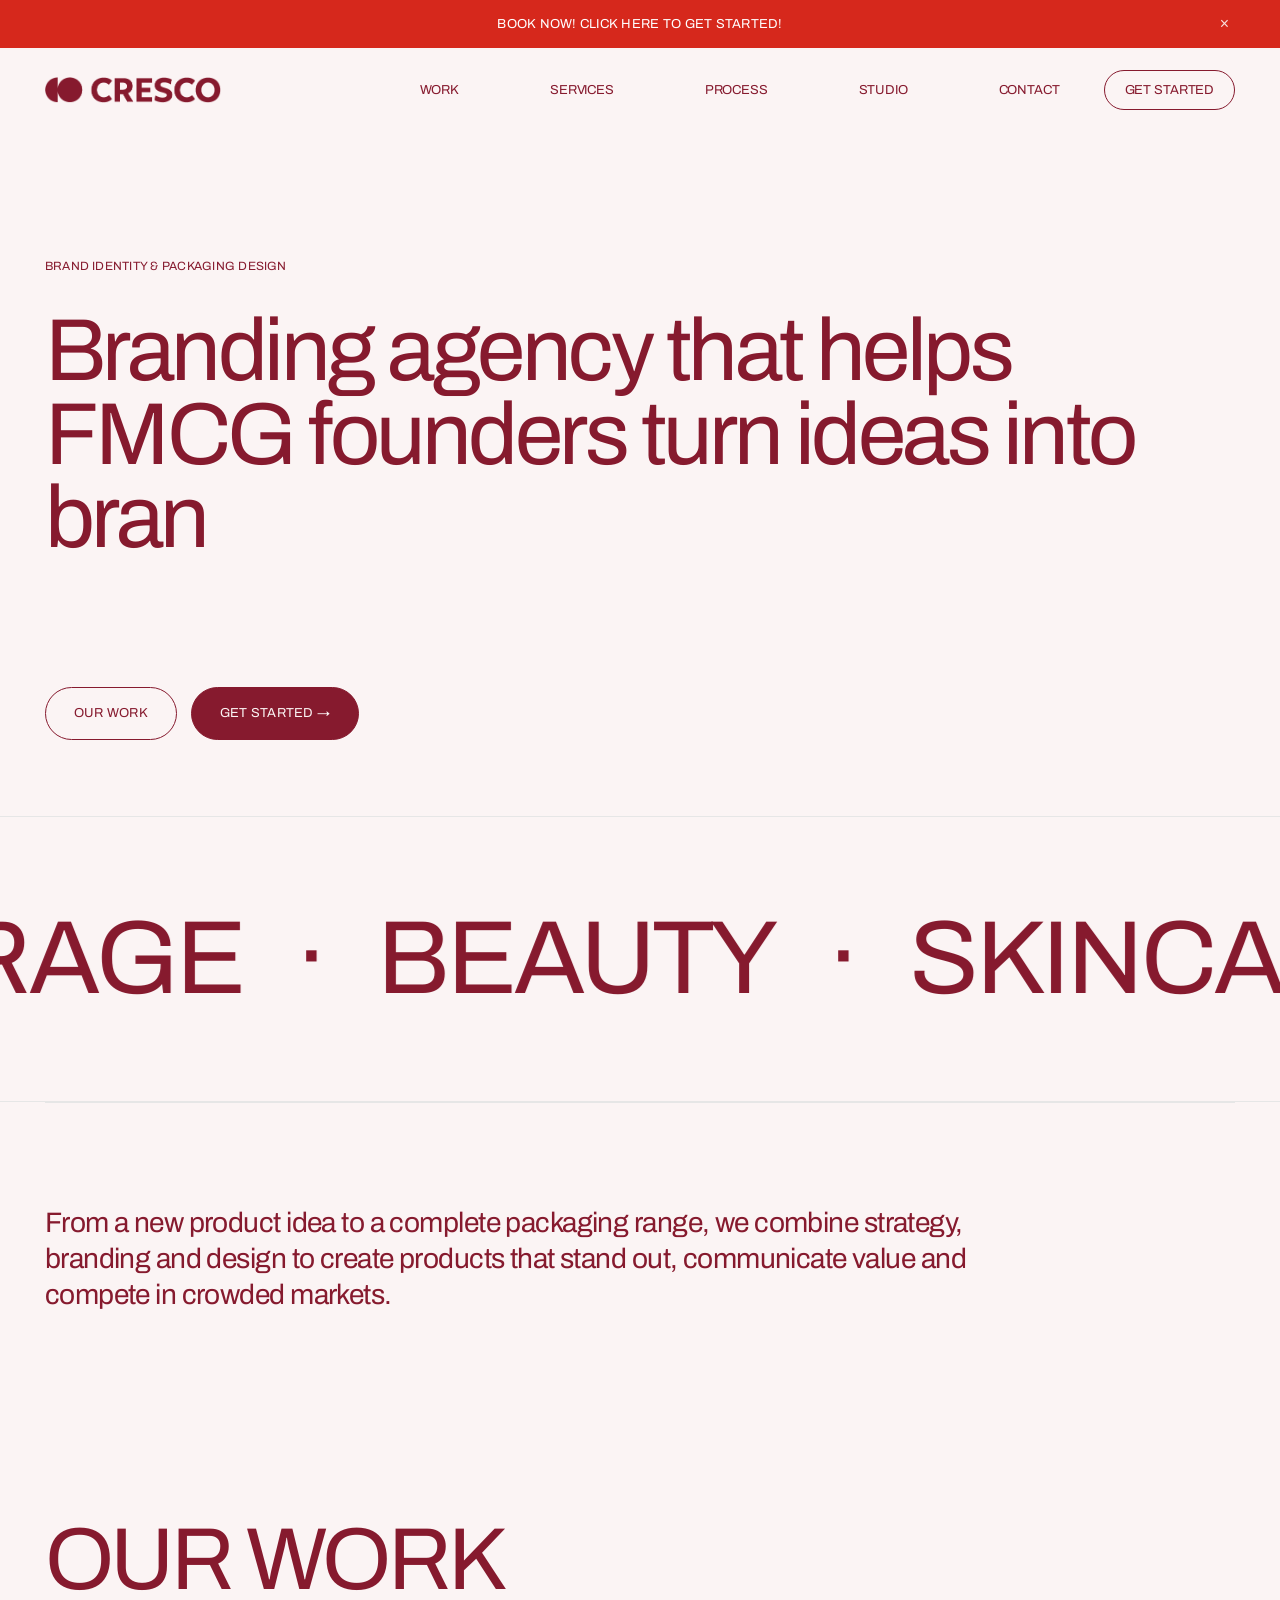
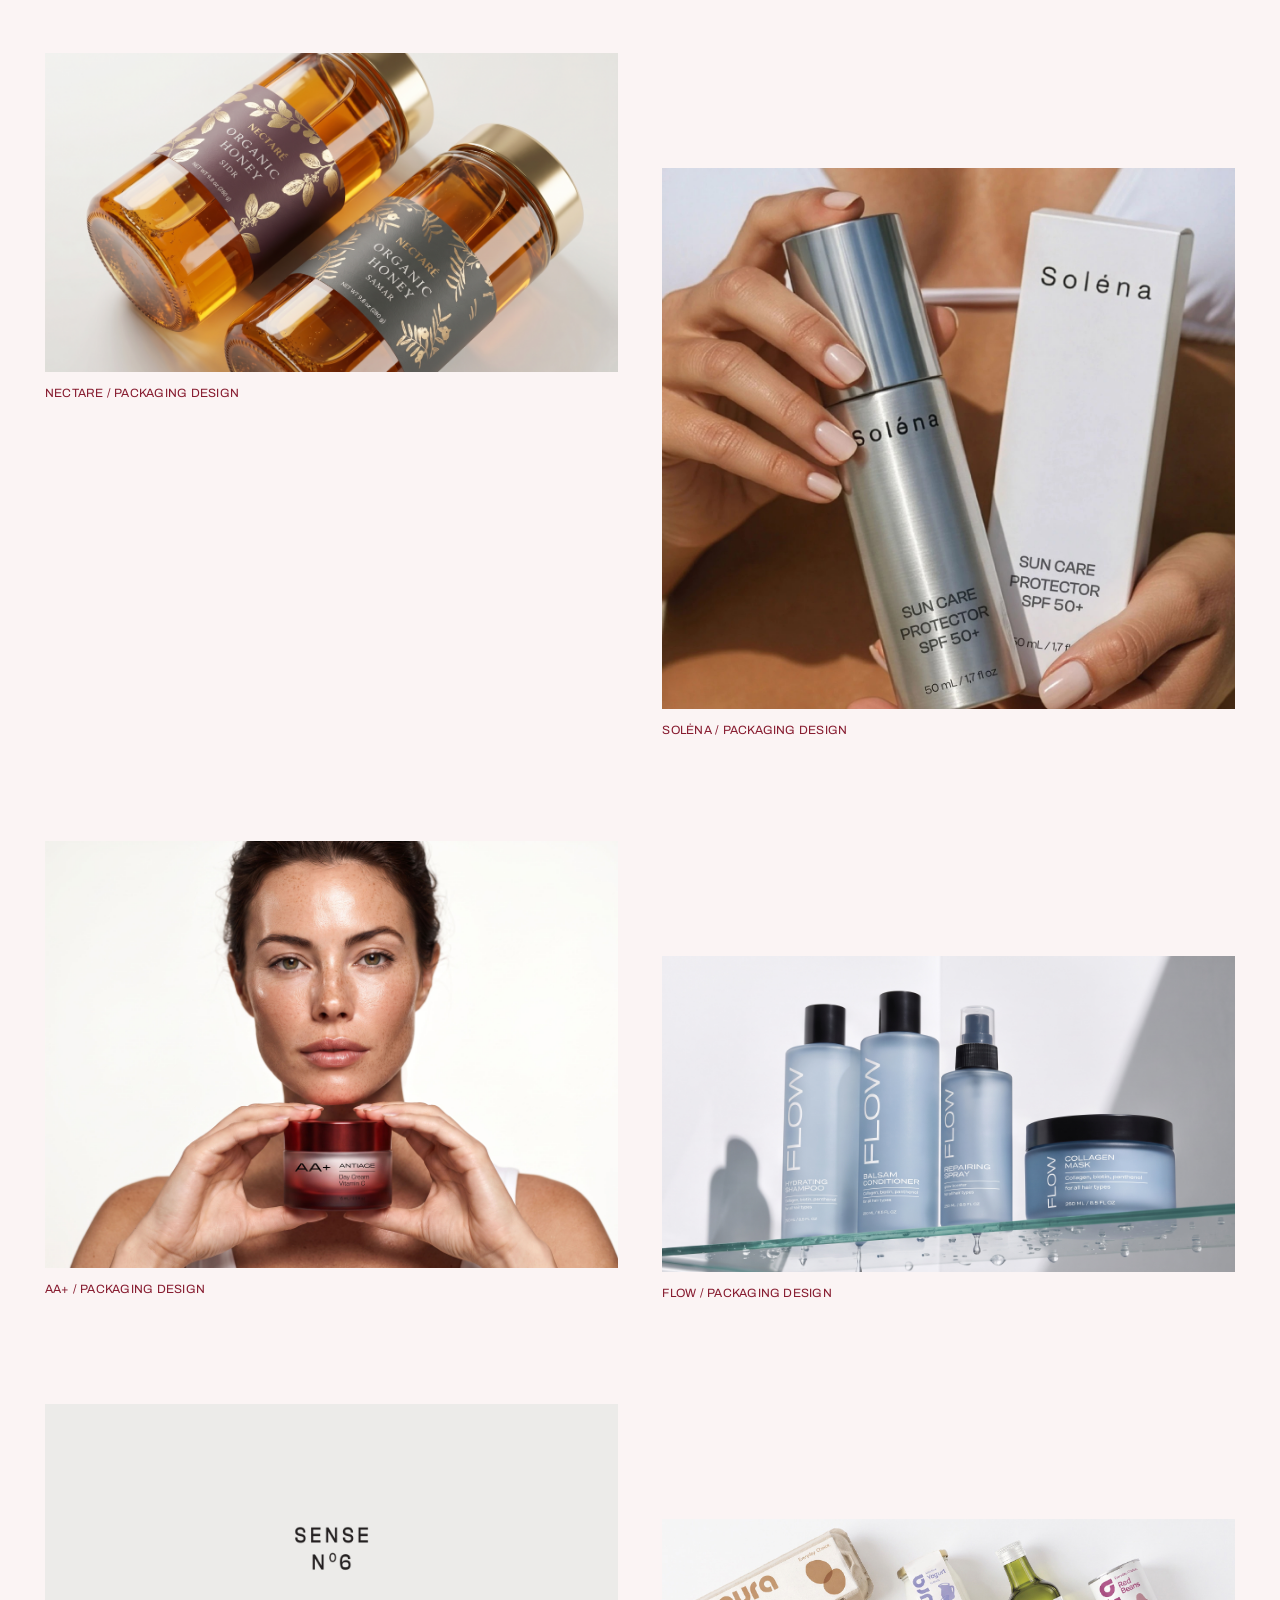
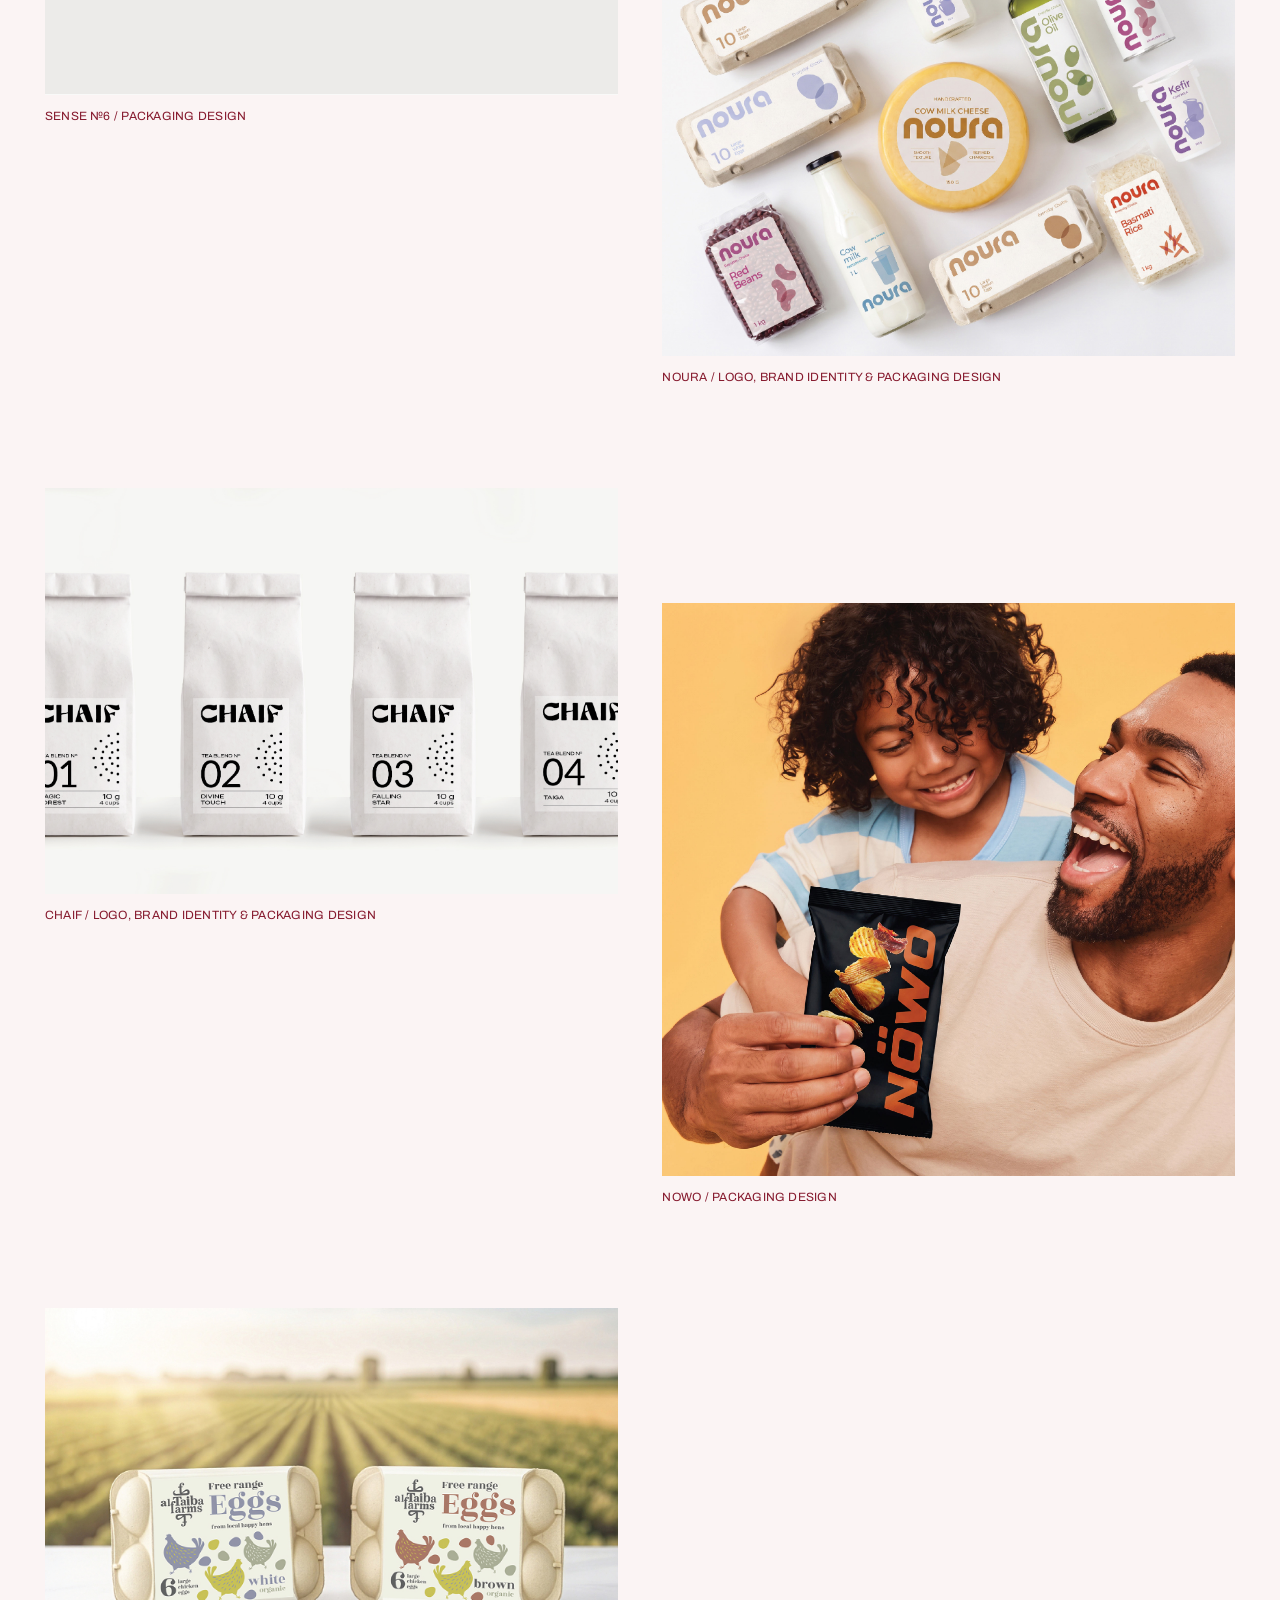
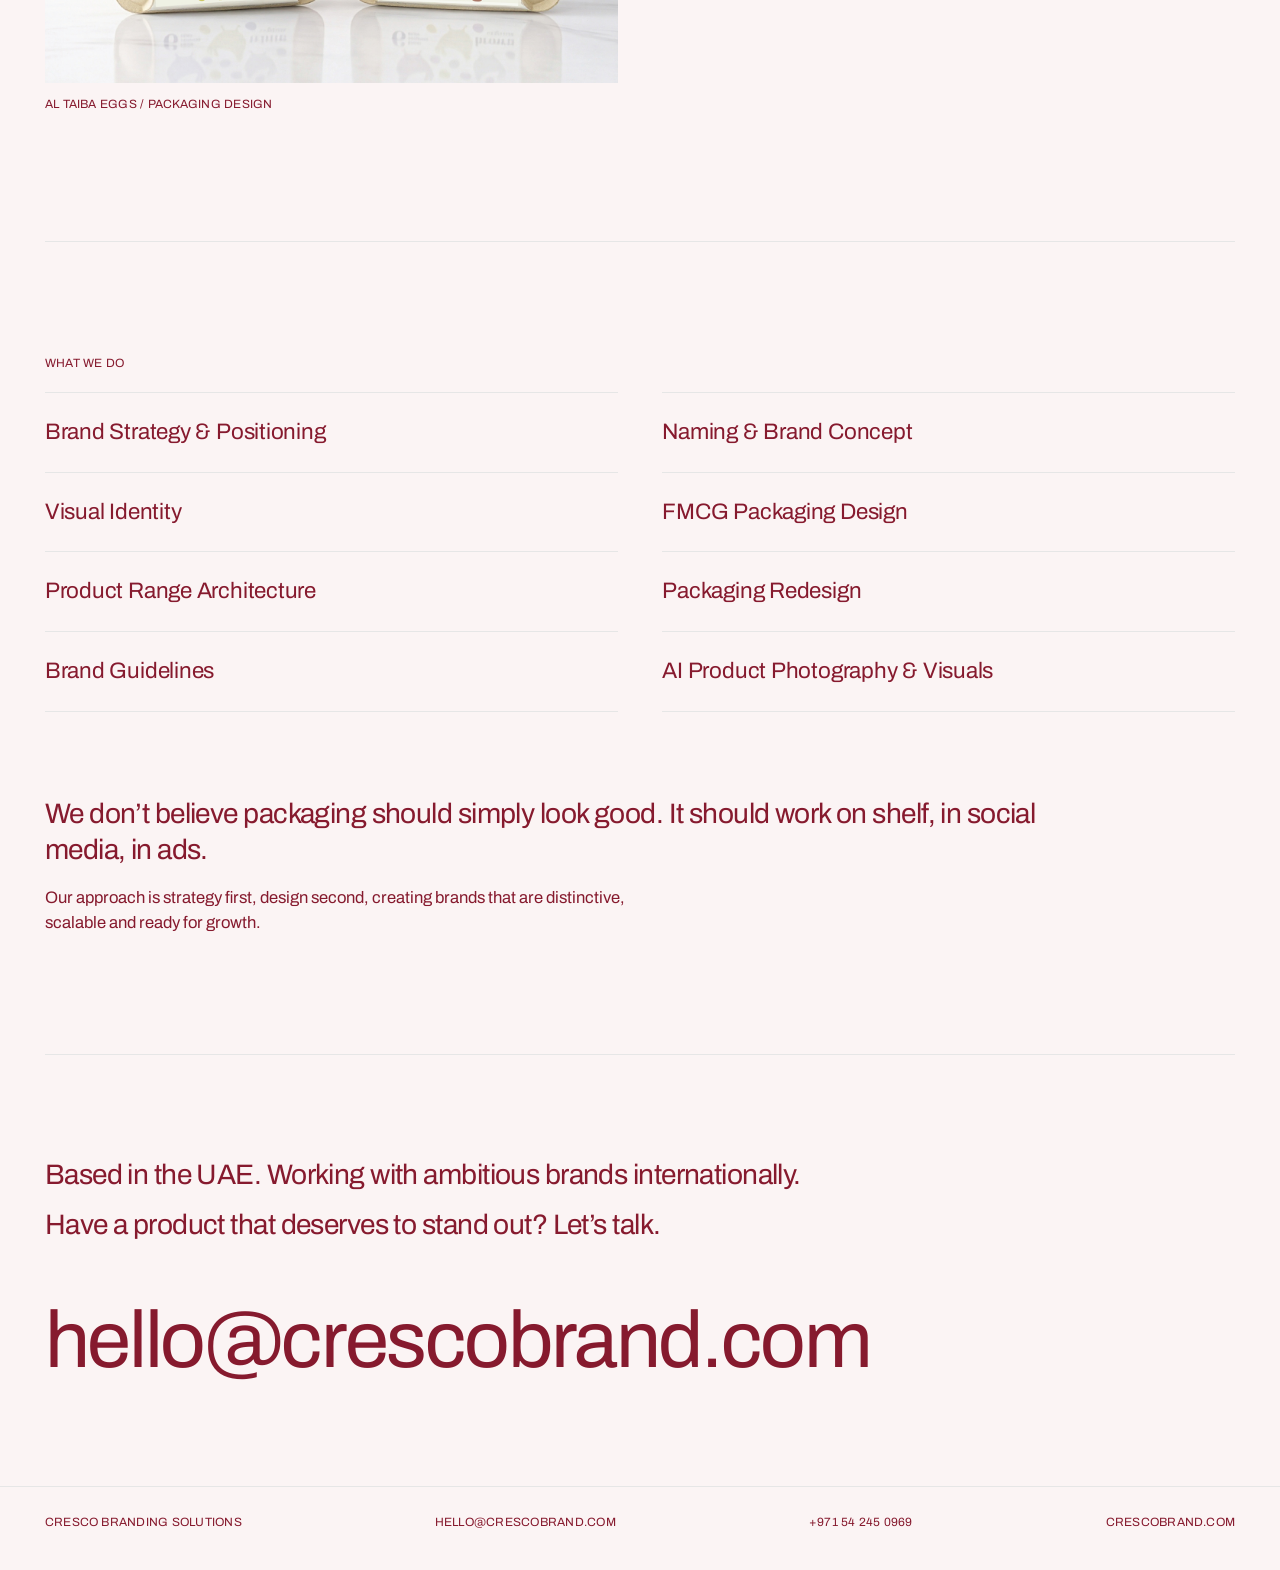
<file: index.html>
<!doctype html>
<html lang="en">
<head>
<meta charset="utf-8">
<meta name="viewport" content="width=device-width, initial-scale=1">
<title>Cresco Branding Solutions | Packaging Design</title>
<meta name="description" content="Cresco is a strategic branding agency specialising in FMCG packaging design, brand strategy and visual identity.">
<meta property="og:title" content="Cresco Branding Solutions | Packaging Design">
<meta property="og:description" content="Cresco is a strategic branding agency specialising in FMCG packaging design, brand strategy and visual identity.">
<meta property="og:type" content="website">
<meta property="og:image" content="images/work/solena/00.jpg">
<link rel="icon" type="image/png" href="images/favicon.png">
<link rel="preconnect" href="https://fonts.googleapis.com">
<link rel="preconnect" href="https://fonts.gstatic.com" crossorigin>
<link rel="stylesheet" href="https://fonts.googleapis.com/css2?family=Archivo:wght@400&display=swap">
<link rel="stylesheet" href="css/style.css">
<script>document.documentElement.classList.add('js');</script>
</head>
<body>
<div class="announce" id="announce">
  <a class="announce__link" href="contact.html">Book now! Click here to get started!</a>
  <button class="announce__close" type="button" aria-label="Dismiss">&times;</button>
</div>
<script>
(function () {
  try {
    if (localStorage.getItem('cresco-announce-dismissed') === '1') {
      document.getElementById('announce').style.display = 'none';
    }
  } catch (e) {}
})();
</script>
<header class="nav">
  <a class="nav__logo" href="index.html" aria-label="Cresco Branding Solutions, home">
    <img src="images/logo-cresco.png" alt="Cresco" width="407" height="60">
  </a>
  <nav class="nav__links" aria-label="Primary">
      <a href="index.html" aria-current="page">Work</a>
      <a href="services.html">Services</a>
      <a href="process.html">Process</a>
      <a href="studio.html">Studio</a>
      <a href="contact.html">Contact</a>
  </nav>
  <a class="nav__cta" href="contact.html">Get Started</a>
  <button class="nav__toggle" type="button" aria-expanded="false" aria-controls="menu">Menu</button>
</header>

<div class="nav__overlay" id="menu">
    <a href="index.html">Work</a>
    <a href="services.html">Services</a>
    <a href="process.html">Process</a>
    <a href="studio.html">Studio</a>
    <a href="contact.html">Contact</a>
</div>

<main>
  <section class="wrap hero">
    <p class="meta muted reveal">Brand Identity &amp; Packaging Design</p>
    <h1 class="display hero__lead type">Branding agency that helps FMCG founders turn ideas into brands that get chosen, on shelf and online.</h1>
    <div class="hero__ctas reveal">
      <a class="btn btn--outline" href="#work">Our Work</a>
      <a class="btn btn--solid" href="contact.html">Get Started &#8594;</a>
    </div>
  </section>

  <section class="marquee-section reveal" aria-label="Industries we work with">
    <div class="marquee">
      <div class="marquee__track" data-marquee-track>
        <span>Food &amp; Beverage</span><span class="marquee__dot">&#183;</span>
        <span>Beauty</span><span class="marquee__dot">&#183;</span>
        <span>Skincare</span><span class="marquee__dot">&#183;</span>
        <span>Healthcare</span><span class="marquee__dot">&#183;</span>
        <span>Home Care</span><span class="marquee__dot">&#183;</span>
        <span>Pet Care</span><span class="marquee__dot">&#183;</span>
        <span>Consumer Products</span><span class="marquee__dot">&#183;</span>
        <span aria-hidden="true">Food &amp; Beverage</span><span class="marquee__dot" aria-hidden="true">&#183;</span>
        <span aria-hidden="true">Beauty</span><span class="marquee__dot" aria-hidden="true">&#183;</span>
        <span aria-hidden="true">Skincare</span><span class="marquee__dot" aria-hidden="true">&#183;</span>
        <span aria-hidden="true">Healthcare</span><span class="marquee__dot" aria-hidden="true">&#183;</span>
        <span aria-hidden="true">Home Care</span><span class="marquee__dot" aria-hidden="true">&#183;</span>
        <span aria-hidden="true">Pet Care</span><span class="marquee__dot" aria-hidden="true">&#183;</span>
        <span aria-hidden="true">Consumer Products</span>
      </div>
    </div>
  </section>

  <section class="wrap">
    <div class="statement">
      <p class="lead measure-wide reveal">From a new product idea to a complete packaging range, we
        combine strategy, branding and design to create products that stand out, communicate value
        and compete in crowded markets.</p>
    </div>
  </section>

  <section class="wrap" id="work">
    <h2 class="display section-title reveal">Our Work</h2>
    <div class="grid">
    <a class="tile reveal" href="work/nectare.html">
      <span class="tile__frame"><img src="images/work/nectare/01.jpg" alt="Nectare organic honey packaging" loading="lazy"></span>
      <span class="tile__caption meta">Nectare / Packaging Design</span>
    </a>
    <a class="tile reveal" href="work/solena.html">
      <span class="tile__frame"><img src="images/work/solena/00.jpg" alt="Solėna sun care packaging" loading="lazy"></span>
      <span class="tile__caption meta">Solėna / Packaging Design</span>
    </a>
    <a class="tile reveal" href="work/aa-plus.html">
      <span class="tile__frame"><img src="images/work/aa-plus/01.jpg" alt="AA+ antiage skincare packaging" loading="lazy"></span>
      <span class="tile__caption meta">AA+ / Packaging Design</span>
    </a>
    <a class="tile reveal" href="work/flow.html">
      <span class="tile__frame"><img src="images/work/flow/01.jpg" alt="Flow hair care packaging" loading="lazy"></span>
      <span class="tile__caption meta">Flow / Packaging Design</span>
    </a>
    <a class="tile reveal" href="work/sense.html">
      <span class="tile__frame"><img src="images/work/sense/01.jpg" alt="Sense No.6 perfume packaging" loading="lazy"></span>
      <span class="tile__caption meta">Sense &#8470;6 / Packaging Design</span>
    </a>
    <a class="tile reveal" href="work/noura.html">
      <span class="tile__frame"><img src="images/work/noura/01.jpg" alt="Noura dairy and grocery brand identity and packaging" loading="lazy"></span>
      <span class="tile__caption meta">Noura / Logo, Brand Identity &amp; Packaging Design</span>
    </a>
    <a class="tile reveal" href="work/chaif.html">
      <span class="tile__frame"><img src="images/work/chaif/01.jpg" alt="Chaif tea brand identity and packaging" loading="lazy"></span>
      <span class="tile__caption meta">Chaif / Logo, Brand Identity &amp; Packaging Design</span>
    </a>
    <a class="tile reveal" href="work/nowo.html">
      <span class="tile__frame"><img src="images/work/nowo/01.jpg" alt="NOWO potato chips packaging design" loading="lazy"></span>
      <span class="tile__caption meta">Nowo / Packaging Design</span>
    </a>
    <a class="tile reveal" href="work/taiba-eggs.html">
      <span class="tile__frame"><img src="images/work/taiba-eggs/01.jpg" alt="Al Taiba free range eggs packaging design" loading="lazy"></span>
      <span class="tile__caption meta">Al Taiba Eggs / Packaging Design</span>
    </a>
    </div>
  </section>

  <section class="wrap">
    <div class="statement">
      <p class="meta muted reveal">What we do</p>
      <ul class="capabilities reveal">
        <li class="capabilities__item">Brand Strategy &amp; Positioning</li>
        <li class="capabilities__item">Naming &amp; Brand Concept</li>
        <li class="capabilities__item">Visual Identity</li>
        <li class="capabilities__item">FMCG Packaging Design</li>
        <li class="capabilities__item">Product Range Architecture</li>
        <li class="capabilities__item">Packaging Redesign</li>
        <li class="capabilities__item">Brand Guidelines</li>
        <li class="capabilities__item">AI Product Photography &amp; Visuals</li>
      </ul>
      <p class="lead measure-wide reveal" style="margin-top:3em">We don&#8217;t believe packaging should
        simply look good. It should work on shelf, in social media, in ads.</p>
      <p class="body-lg measure-wide muted reveal" style="margin-top:1em">Our approach is strategy
        first, design second, creating brands that are distinctive, scalable and ready for growth.</p>
    </div>
  </section>

  <section class="wrap">
    <div class="cta">
      <p class="lead measure-wide reveal">Based in the UAE. Working with ambitious brands internationally.</p>
      <p class="lead measure-wide reveal" style="margin-top:.5em">Have a product that deserves to stand out? Let&#8217;s talk.</p>
      <a class="cta__email reveal" href="mailto:hello@crescobrand.com">hello@crescobrand.com</a>
    </div>
  </section>
</main>

<footer class="footer">
  <div class="footer__inner meta">
    <span>Cresco Branding Solutions</span>
    <a href="mailto:hello@crescobrand.com">hello@crescobrand.com</a>
    <a href="https://wa.me/971542450969" rel="noopener">+971 54 245 0969</a>
    <a href="https://crescobrand.com" rel="noopener">crescobrand.com</a>
  </div>
</footer>

<script src="js/main.js"></script>
</body>
</html>
</file>
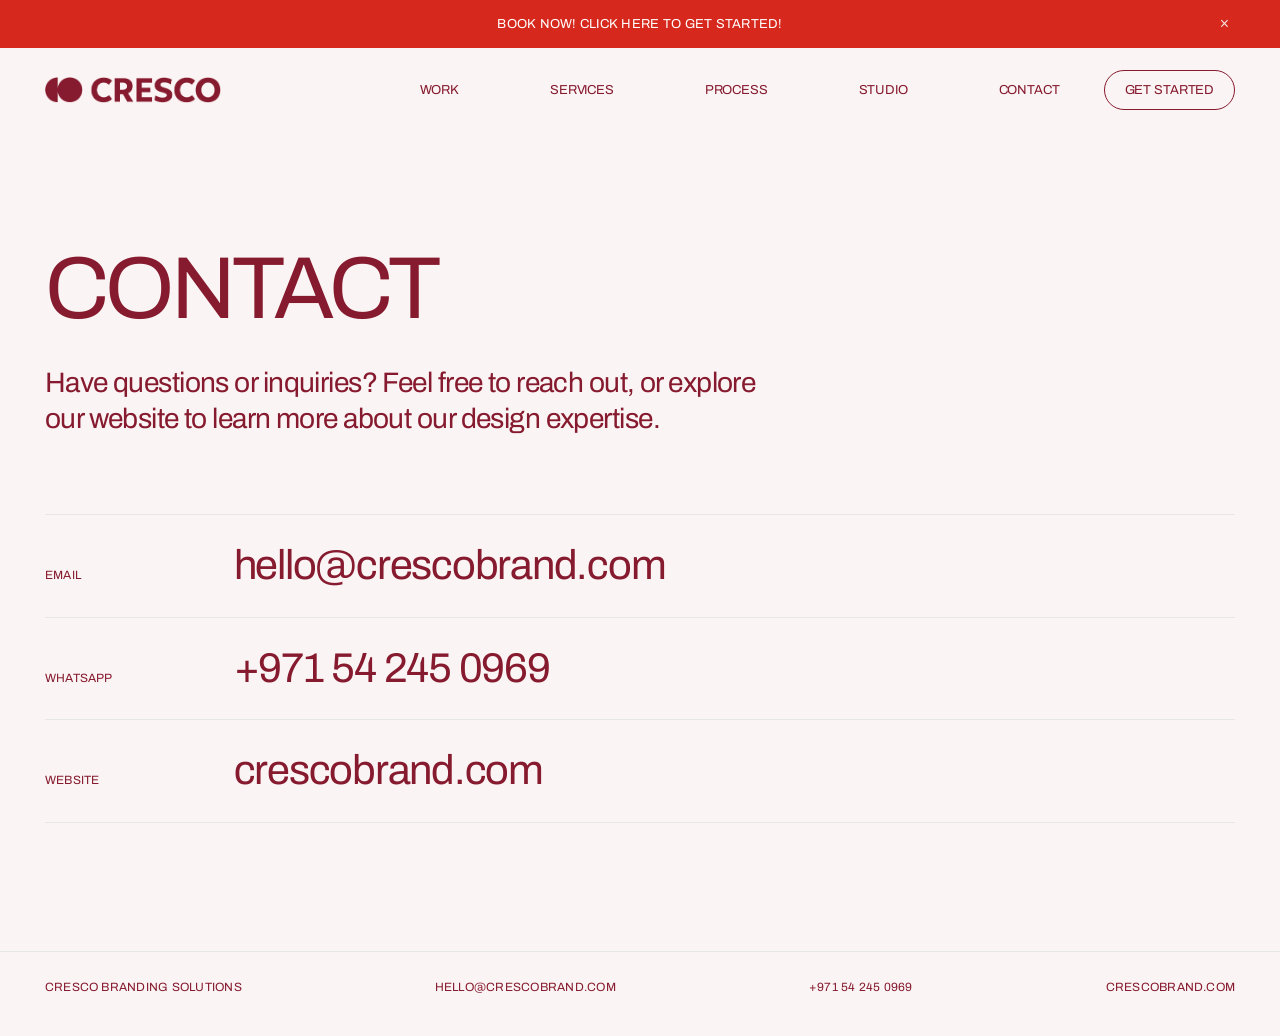
<file: contact.html>
<!doctype html>
<html lang="en">
<head>
<meta charset="utf-8">
<meta name="viewport" content="width=device-width, initial-scale=1">
<title>Contact | Cresco Branding Solutions</title>
<meta name="description" content="Reach Cresco Branding Solutions at hello@crescobrand.com or on WhatsApp +971 54 245 0969.">
<meta property="og:title" content="Contact | Cresco Branding Solutions">
<meta property="og:description" content="Reach Cresco Branding Solutions at hello@crescobrand.com or on WhatsApp +971 54 245 0969.">
<meta property="og:type" content="website">
<meta property="og:image" content="images/work/solena/00.jpg">
<link rel="icon" type="image/png" href="images/favicon.png">
<link rel="preconnect" href="https://fonts.googleapis.com">
<link rel="preconnect" href="https://fonts.gstatic.com" crossorigin>
<link rel="stylesheet" href="https://fonts.googleapis.com/css2?family=Archivo:wght@400&display=swap">
<link rel="stylesheet" href="css/style.css">
<script>document.documentElement.classList.add('js');</script>
</head>
<body>
<div class="announce" id="announce">
  <a class="announce__link" href="contact.html">Book now! Click here to get started!</a>
  <button class="announce__close" type="button" aria-label="Dismiss">&times;</button>
</div>
<script>
(function () {
  try {
    if (localStorage.getItem('cresco-announce-dismissed') === '1') {
      document.getElementById('announce').style.display = 'none';
    }
  } catch (e) {}
})();
</script>
<header class="nav">
  <a class="nav__logo" href="index.html" aria-label="Cresco Branding Solutions, home">
    <img src="images/logo-cresco.png" alt="Cresco" width="407" height="60">
  </a>
  <nav class="nav__links" aria-label="Primary">
      <a href="index.html">Work</a>
      <a href="services.html">Services</a>
      <a href="process.html">Process</a>
      <a href="studio.html">Studio</a>
      <a href="contact.html" aria-current="page">Contact</a>
  </nav>
  <a class="nav__cta" href="contact.html">Get Started</a>
  <button class="nav__toggle" type="button" aria-expanded="false" aria-controls="menu">Menu</button>
</header>

<div class="nav__overlay" id="menu">
    <a href="index.html">Work</a>
    <a href="services.html">Services</a>
    <a href="process.html">Process</a>
    <a href="studio.html">Studio</a>
    <a href="contact.html">Contact</a>
</div>

<main>
  <section class="wrap hero">
    <h1 class="display reveal">Contact</h1>
    <p class="lead measure hero__lead reveal">Have questions or inquiries? Feel free to reach out,
      or explore our website to learn more about our design expertise.</p>
  </section>

  <section class="wrap contact-list">
    <div class="contact-list__row reveal">
      <span class="meta muted">Email</span>
      <a class="contact-list__value" href="mailto:hello@crescobrand.com">hello@crescobrand.com</a>
    </div>
    <div class="contact-list__row reveal">
      <span class="meta muted">WhatsApp</span>
      <a class="contact-list__value" href="https://wa.me/971542450969" rel="noopener">+971 54 245 0969</a>
    </div>
    <div class="contact-list__row reveal">
      <span class="meta muted">Website</span>
      <a class="contact-list__value" href="https://crescobrand.com" rel="noopener">crescobrand.com</a>
    </div>
  </section>
</main>

<footer class="footer">
  <div class="footer__inner meta">
    <span>Cresco Branding Solutions</span>
    <a href="mailto:hello@crescobrand.com">hello@crescobrand.com</a>
    <a href="https://wa.me/971542450969" rel="noopener">+971 54 245 0969</a>
    <a href="https://crescobrand.com" rel="noopener">crescobrand.com</a>
  </div>
</footer>

<script src="js/main.js"></script>
</body>
</html>
</file>
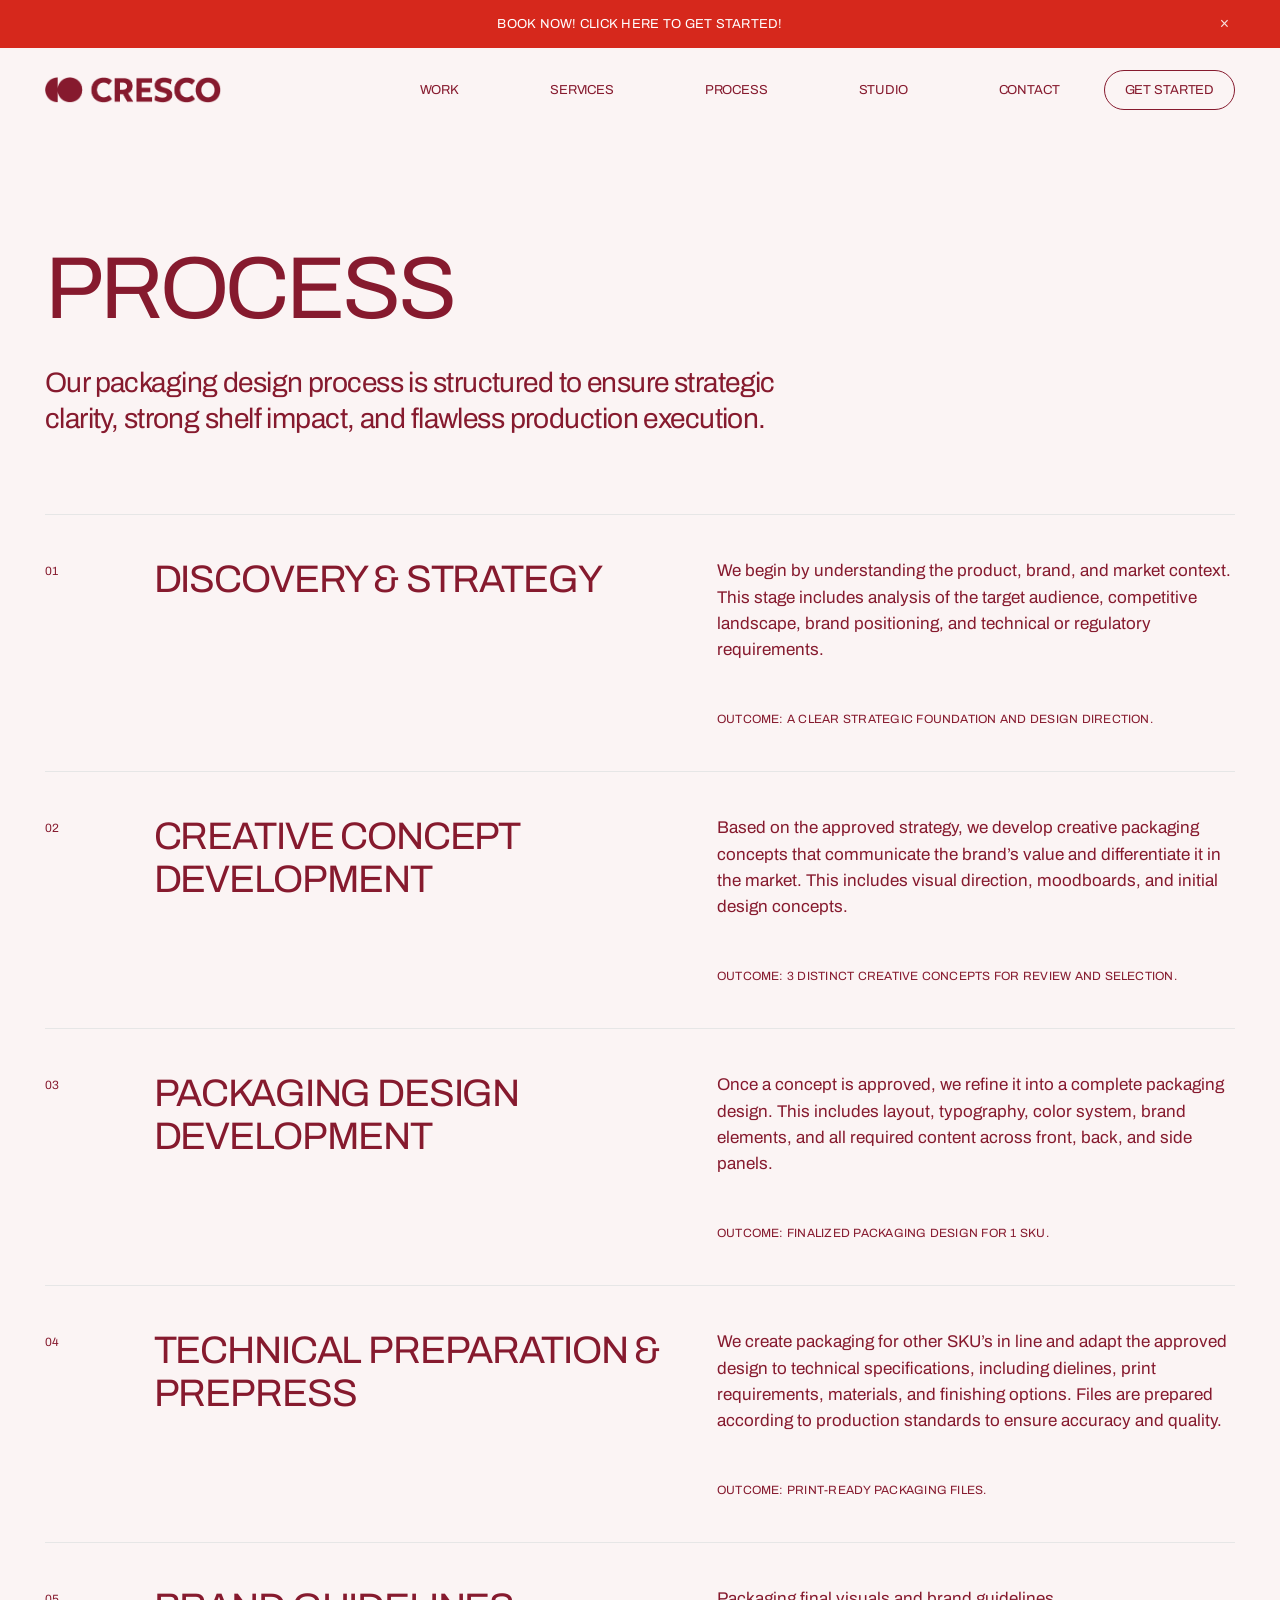
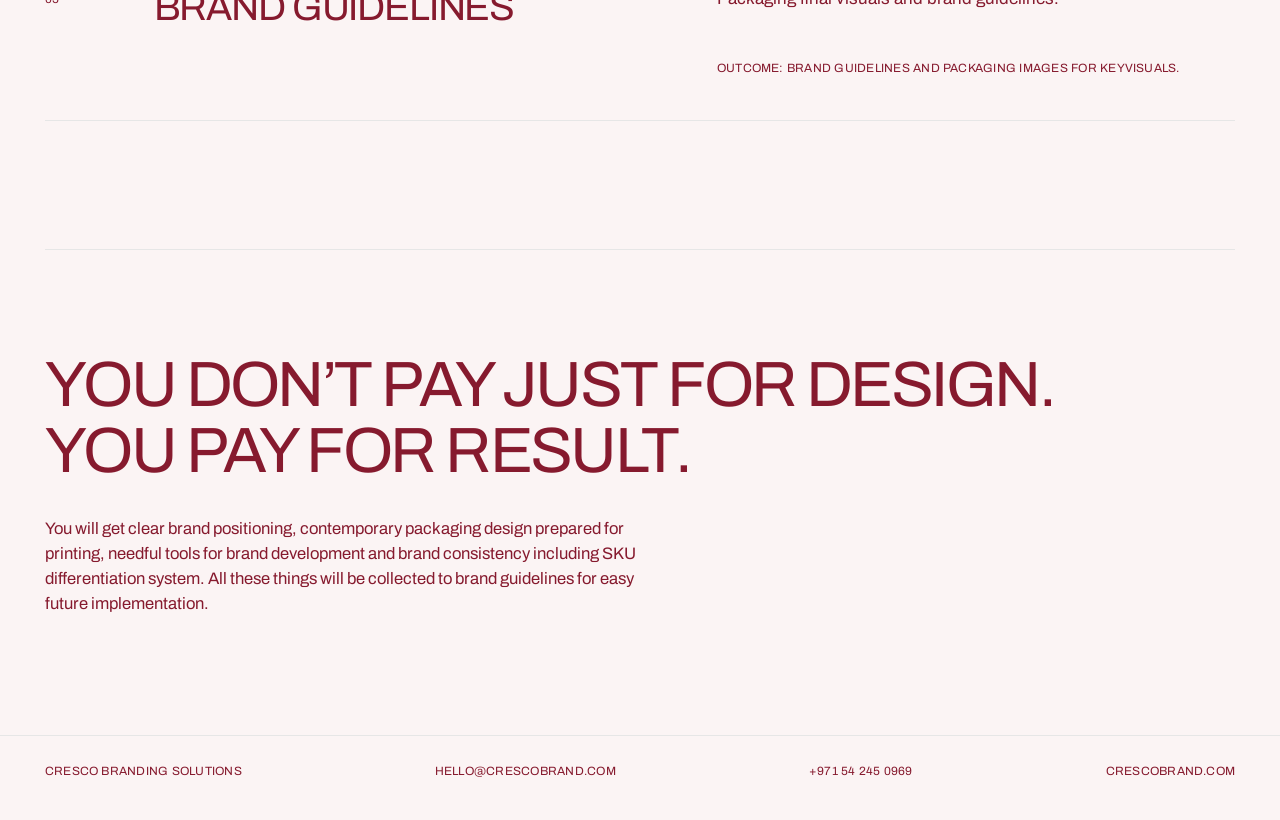
<file: process.html>
<!doctype html>
<html lang="en">
<head>
<meta charset="utf-8">
<meta name="viewport" content="width=device-width, initial-scale=1">
<title>Process | Cresco Branding Solutions</title>
<meta name="description" content="A five-stage packaging design process built for strategic clarity, shelf impact and flawless production execution.">
<meta property="og:title" content="Process | Cresco Branding Solutions">
<meta property="og:description" content="A five-stage packaging design process built for strategic clarity, shelf impact and flawless production execution.">
<meta property="og:type" content="website">
<meta property="og:image" content="images/work/solena/00.jpg">
<link rel="icon" type="image/png" href="images/favicon.png">
<link rel="preconnect" href="https://fonts.googleapis.com">
<link rel="preconnect" href="https://fonts.gstatic.com" crossorigin>
<link rel="stylesheet" href="https://fonts.googleapis.com/css2?family=Archivo:wght@400&display=swap">
<link rel="stylesheet" href="css/style.css">
<script>document.documentElement.classList.add('js');</script>
</head>
<body>
<div class="announce" id="announce">
  <a class="announce__link" href="contact.html">Book now! Click here to get started!</a>
  <button class="announce__close" type="button" aria-label="Dismiss">&times;</button>
</div>
<script>
(function () {
  try {
    if (localStorage.getItem('cresco-announce-dismissed') === '1') {
      document.getElementById('announce').style.display = 'none';
    }
  } catch (e) {}
})();
</script>
<header class="nav">
  <a class="nav__logo" href="index.html" aria-label="Cresco Branding Solutions, home">
    <img src="images/logo-cresco.png" alt="Cresco" width="407" height="60">
  </a>
  <nav class="nav__links" aria-label="Primary">
      <a href="index.html">Work</a>
      <a href="services.html">Services</a>
      <a href="process.html" aria-current="page">Process</a>
      <a href="studio.html">Studio</a>
      <a href="contact.html">Contact</a>
  </nav>
  <a class="nav__cta" href="contact.html">Get Started</a>
  <button class="nav__toggle" type="button" aria-expanded="false" aria-controls="menu">Menu</button>
</header>

<div class="nav__overlay" id="menu">
    <a href="index.html">Work</a>
    <a href="services.html">Services</a>
    <a href="process.html">Process</a>
    <a href="studio.html">Studio</a>
    <a href="contact.html">Contact</a>
</div>

<main>
  <section class="wrap hero">
    <h1 class="display reveal">Process</h1>
    <p class="lead measure hero__lead reveal">Our packaging design process is structured to ensure
      strategic clarity, strong shelf impact, and flawless production execution.</p>
  </section>

  <section class="wrap list">
    <div class="step reveal">
      <span class="list__num meta">01</span>
      <h2 class="list__title">Discovery &amp; Strategy</h2>
      <div class="step__body">
        <p>We begin by understanding the product, brand, and market context. This stage includes analysis of the target audience, competitive landscape, brand positioning, and technical or regulatory requirements.</p>
        <p class="step__outcome meta">Outcome: A clear strategic foundation and design direction.</p>
      </div>
    </div>
    <div class="step reveal">
      <span class="list__num meta">02</span>
      <h2 class="list__title">Creative Concept Development</h2>
      <div class="step__body">
        <p>Based on the approved strategy, we develop creative packaging concepts that communicate the brand&#8217;s value and differentiate it in the market. This includes visual direction, moodboards, and initial design concepts.</p>
        <p class="step__outcome meta">Outcome: 3 distinct creative concepts for review and selection.</p>
      </div>
    </div>
    <div class="step reveal">
      <span class="list__num meta">03</span>
      <h2 class="list__title">Packaging Design Development</h2>
      <div class="step__body">
        <p>Once a concept is approved, we refine it into a complete packaging design. This includes layout, typography, color system, brand elements, and all required content across front, back, and side panels.</p>
        <p class="step__outcome meta">Outcome: Finalized packaging design for 1 SKU.</p>
      </div>
    </div>
    <div class="step reveal">
      <span class="list__num meta">04</span>
      <h2 class="list__title">Technical Preparation &amp; Prepress</h2>
      <div class="step__body">
        <p>We create packaging for other SKU&#8217;s in line and adapt the approved design to technical specifications, including dielines, print requirements, materials, and finishing options. Files are prepared according to production standards to ensure accuracy and quality.</p>
        <p class="step__outcome meta">Outcome: Print-ready packaging files.</p>
      </div>
    </div>
    <div class="step reveal">
      <span class="list__num meta">05</span>
      <h2 class="list__title">Brand Guidelines</h2>
      <div class="step__body">
        <p>Packaging final visuals and brand guidelines.</p>
        <p class="step__outcome meta">Outcome: Brand Guidelines and packaging images for keyvisuals.</p>
      </div>
    </div>
  </section>

  <section class="wrap">
    <div class="statement">
      <p class="statement__text reveal">You don&#8217;t pay just for design.<br>You pay for result.</p>
      <p class="body-lg measure-wide reveal" style="margin-top:2em">You will get clear brand positioning,
        contemporary packaging design prepared for printing, needful tools for brand development and
        brand consistency including SKU differentiation system. All these things will be collected to
        brand guidelines for easy future implementation.</p>
    </div>
  </section>
</main>

<footer class="footer">
  <div class="footer__inner meta">
    <span>Cresco Branding Solutions</span>
    <a href="mailto:hello@crescobrand.com">hello@crescobrand.com</a>
    <a href="https://wa.me/971542450969" rel="noopener">+971 54 245 0969</a>
    <a href="https://crescobrand.com" rel="noopener">crescobrand.com</a>
  </div>
</footer>

<script src="js/main.js"></script>
</body>
</html>
</file>
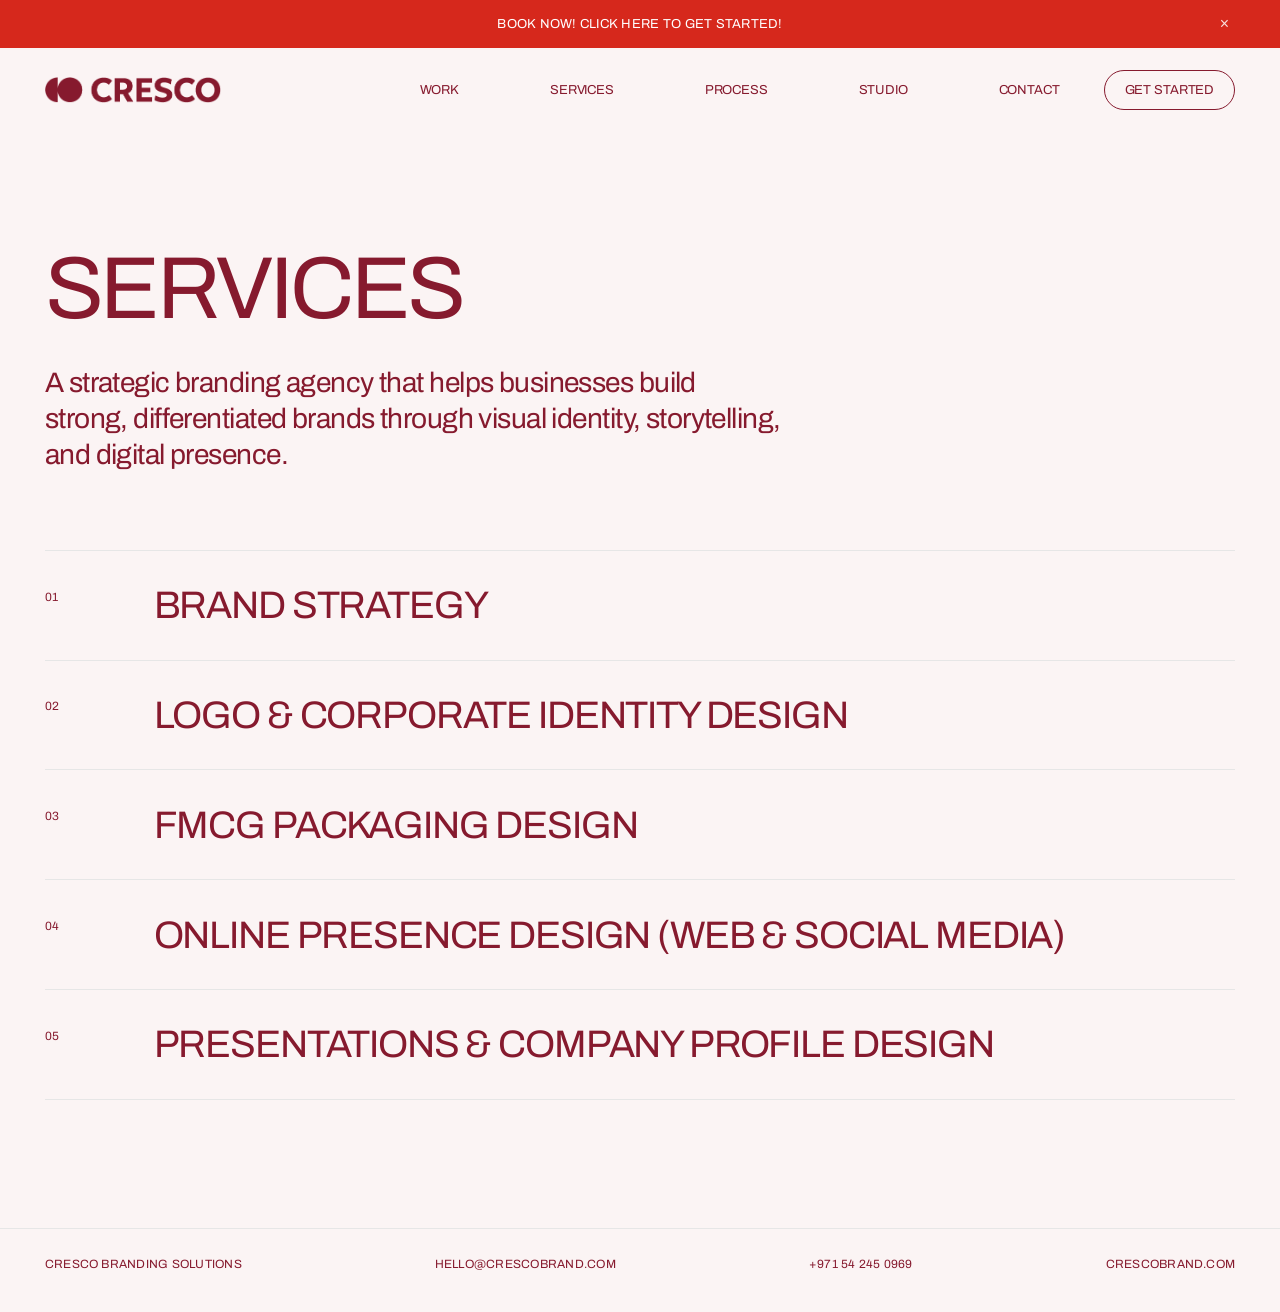
<file: services.html>
<!doctype html>
<html lang="en">
<head>
<meta charset="utf-8">
<meta name="viewport" content="width=device-width, initial-scale=1">
<title>Services | Cresco Branding Solutions</title>
<meta name="description" content="Brand strategy, logo and corporate identity, FMCG packaging, online presence and company profile design.">
<meta property="og:title" content="Services | Cresco Branding Solutions">
<meta property="og:description" content="Brand strategy, logo and corporate identity, FMCG packaging, online presence and company profile design.">
<meta property="og:type" content="website">
<meta property="og:image" content="images/work/solena/00.jpg">
<link rel="icon" type="image/png" href="images/favicon.png">
<link rel="preconnect" href="https://fonts.googleapis.com">
<link rel="preconnect" href="https://fonts.gstatic.com" crossorigin>
<link rel="stylesheet" href="https://fonts.googleapis.com/css2?family=Archivo:wght@400&display=swap">
<link rel="stylesheet" href="css/style.css">
<script>document.documentElement.classList.add('js');</script>
</head>
<body>
<div class="announce" id="announce">
  <a class="announce__link" href="contact.html">Book now! Click here to get started!</a>
  <button class="announce__close" type="button" aria-label="Dismiss">&times;</button>
</div>
<script>
(function () {
  try {
    if (localStorage.getItem('cresco-announce-dismissed') === '1') {
      document.getElementById('announce').style.display = 'none';
    }
  } catch (e) {}
})();
</script>
<header class="nav">
  <a class="nav__logo" href="index.html" aria-label="Cresco Branding Solutions, home">
    <img src="images/logo-cresco.png" alt="Cresco" width="407" height="60">
  </a>
  <nav class="nav__links" aria-label="Primary">
      <a href="index.html">Work</a>
      <a href="services.html" aria-current="page">Services</a>
      <a href="process.html">Process</a>
      <a href="studio.html">Studio</a>
      <a href="contact.html">Contact</a>
  </nav>
  <a class="nav__cta" href="contact.html">Get Started</a>
  <button class="nav__toggle" type="button" aria-expanded="false" aria-controls="menu">Menu</button>
</header>

<div class="nav__overlay" id="menu">
    <a href="index.html">Work</a>
    <a href="services.html">Services</a>
    <a href="process.html">Process</a>
    <a href="studio.html">Studio</a>
    <a href="contact.html">Contact</a>
</div>

<main>
  <section class="wrap hero">
    <h1 class="display reveal">Services</h1>
    <p class="lead measure hero__lead reveal">A strategic branding agency that helps businesses build
      strong, differentiated brands through visual identity, storytelling, and digital presence.</p>
  </section>

  <section class="wrap list">
    <div class="list__item reveal">
      <span class="list__num meta">01</span>
      <h2 class="list__title">Brand Strategy</h2>
    </div>
    <div class="list__item reveal">
      <span class="list__num meta">02</span>
      <h2 class="list__title">Logo &amp; Corporate Identity Design</h2>
    </div>
    <div class="list__item reveal">
      <span class="list__num meta">03</span>
      <h2 class="list__title">FMCG Packaging Design</h2>
    </div>
    <div class="list__item reveal">
      <span class="list__num meta">04</span>
      <h2 class="list__title">Online Presence Design (Web &amp; Social Media)</h2>
    </div>
    <div class="list__item reveal">
      <span class="list__num meta">05</span>
      <h2 class="list__title">Presentations &amp; Company Profile Design</h2>
    </div>
  </section>
</main>

<footer class="footer">
  <div class="footer__inner meta">
    <span>Cresco Branding Solutions</span>
    <a href="mailto:hello@crescobrand.com">hello@crescobrand.com</a>
    <a href="https://wa.me/971542450969" rel="noopener">+971 54 245 0969</a>
    <a href="https://crescobrand.com" rel="noopener">crescobrand.com</a>
  </div>
</footer>

<script src="js/main.js"></script>
</body>
</html>
</file>
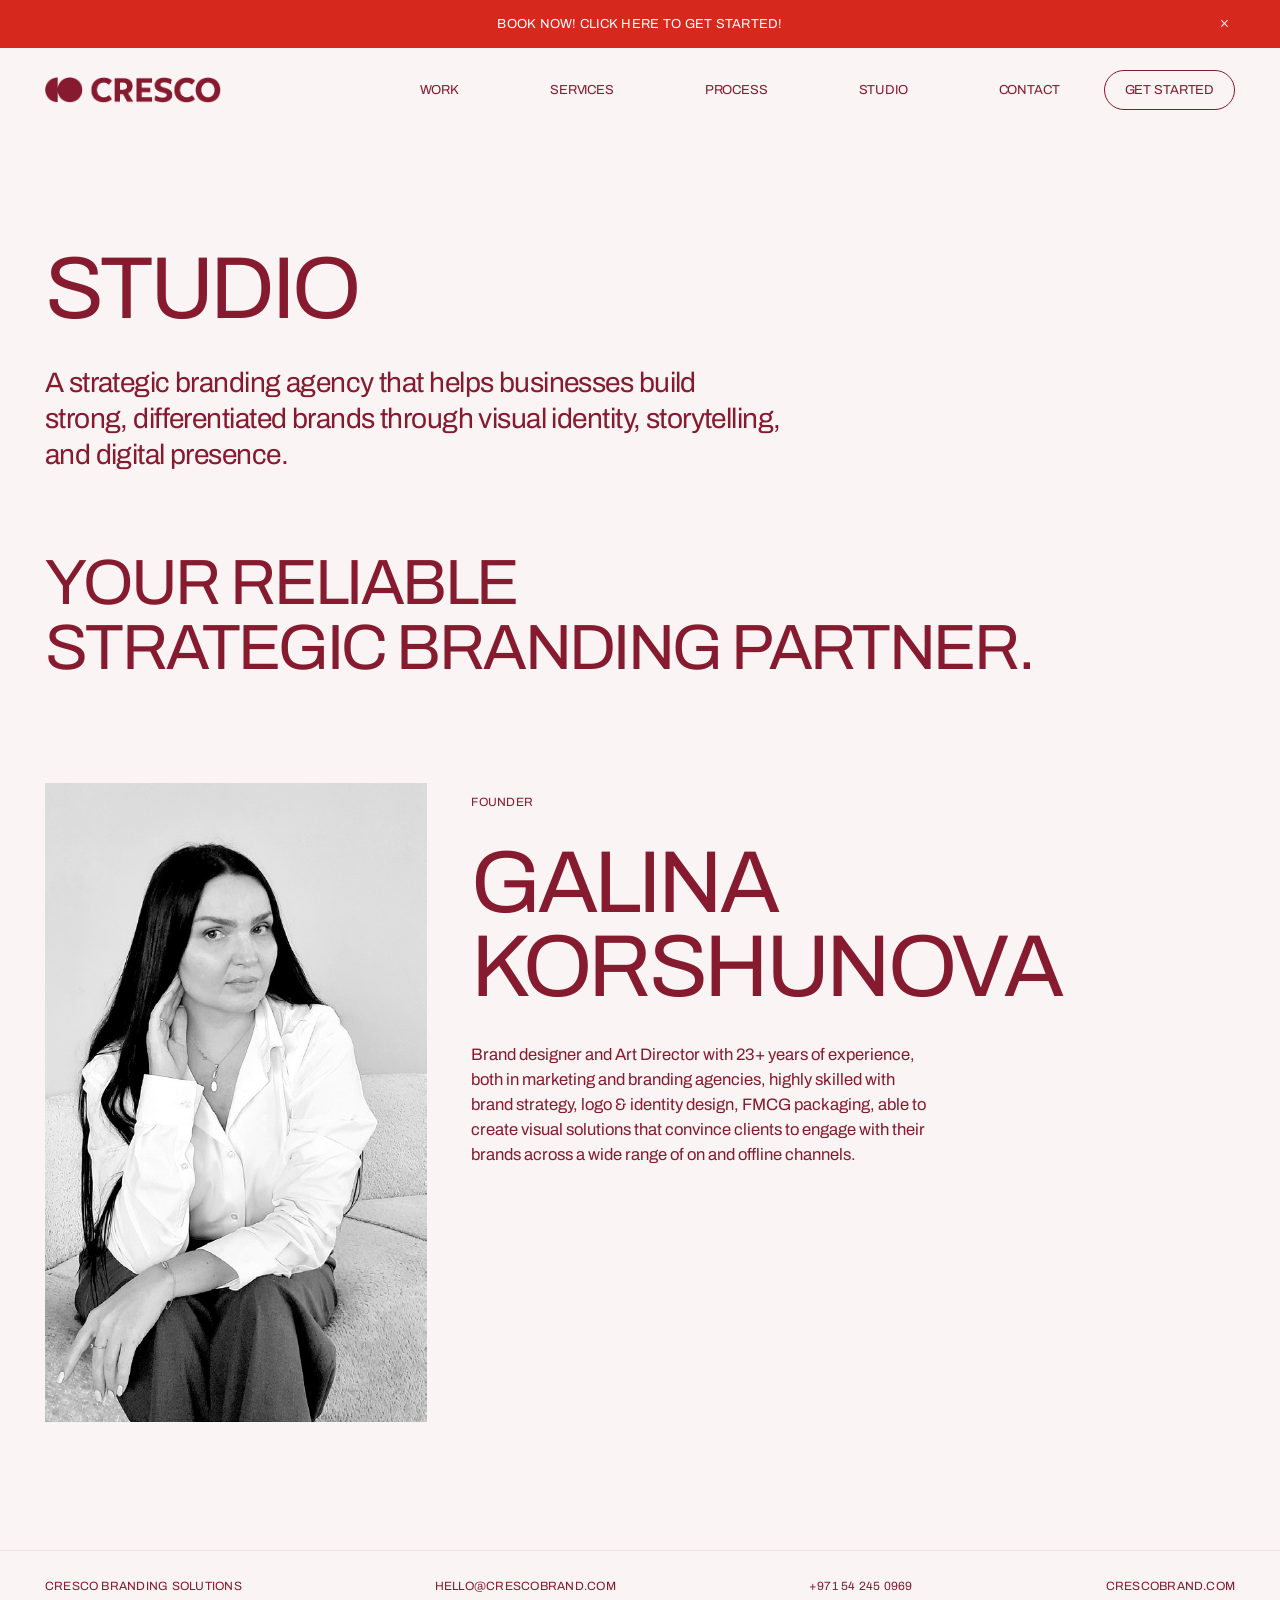
<file: studio.html>
<!doctype html>
<html lang="en">
<head>
<meta charset="utf-8">
<meta name="viewport" content="width=device-width, initial-scale=1">
<title>Studio | Cresco Branding Solutions</title>
<meta name="description" content="Cresco is led by Galina Korshunova, brand designer and Art Director with 23+ years in marketing and branding agencies.">
<meta property="og:title" content="Studio | Cresco Branding Solutions">
<meta property="og:description" content="Cresco is led by Galina Korshunova, brand designer and Art Director with 23+ years in marketing and branding agencies.">
<meta property="og:type" content="website">
<meta property="og:image" content="images/founder.jpg">
<link rel="icon" type="image/png" href="images/favicon.png">
<link rel="preconnect" href="https://fonts.googleapis.com">
<link rel="preconnect" href="https://fonts.gstatic.com" crossorigin>
<link rel="stylesheet" href="https://fonts.googleapis.com/css2?family=Archivo:wght@400&display=swap">
<link rel="stylesheet" href="css/style.css">
<script>document.documentElement.classList.add('js');</script>
</head>
<body>
<div class="announce" id="announce">
  <a class="announce__link" href="contact.html">Book now! Click here to get started!</a>
  <button class="announce__close" type="button" aria-label="Dismiss">&times;</button>
</div>
<script>
(function () {
  try {
    if (localStorage.getItem('cresco-announce-dismissed') === '1') {
      document.getElementById('announce').style.display = 'none';
    }
  } catch (e) {}
})();
</script>
<header class="nav">
  <a class="nav__logo" href="index.html" aria-label="Cresco Branding Solutions, home">
    <img src="images/logo-cresco.png" alt="Cresco" width="407" height="60">
  </a>
  <nav class="nav__links" aria-label="Primary">
      <a href="index.html">Work</a>
      <a href="services.html">Services</a>
      <a href="process.html">Process</a>
      <a href="studio.html" aria-current="page">Studio</a>
      <a href="contact.html">Contact</a>
  </nav>
  <a class="nav__cta" href="contact.html">Get Started</a>
  <button class="nav__toggle" type="button" aria-expanded="false" aria-controls="menu">Menu</button>
</header>

<div class="nav__overlay" id="menu">
    <a href="index.html">Work</a>
    <a href="services.html">Services</a>
    <a href="process.html">Process</a>
    <a href="studio.html">Studio</a>
    <a href="contact.html">Contact</a>
</div>

<main>
  <section class="wrap hero">
    <h1 class="display reveal">Studio</h1>
    <p class="lead measure hero__lead reveal">A strategic branding agency that helps businesses build
      strong, differentiated brands through visual identity, storytelling, and digital presence.</p>
  </section>

  <section class="wrap">
    <div class="statement" style="border-top:0;padding-top:0">
      <p class="statement__text reveal">Your reliable<br>strategic branding partner.</p>
    </div>
  </section>

  <section class="wrap split split--portrait">
    <figure class="reveal" style="margin:0">
      <img src="images/founder.jpg" alt="Galina Korshunova, founder of Cresco Branding Solutions" loading="lazy">
    </figure>
    <div class="reveal">
      <p class="meta muted">Founder</p>
      <h2 class="display" style="margin-top:.35em">Galina<br>Korshunova</h2>
      <p class="body-lg measure" style="margin-top:2em">Brand designer and Art Director with 23+ years
        of experience, both in marketing and branding agencies, highly skilled with brand strategy,
        logo &amp; identity design, FMCG packaging, able to create visual solutions that convince
        clients to engage with their brands across a wide range of on and offline channels.</p>
    </div>
  </section>
</main>

<footer class="footer">
  <div class="footer__inner meta">
    <span>Cresco Branding Solutions</span>
    <a href="mailto:hello@crescobrand.com">hello@crescobrand.com</a>
    <a href="https://wa.me/971542450969" rel="noopener">+971 54 245 0969</a>
    <a href="https://crescobrand.com" rel="noopener">crescobrand.com</a>
  </div>
</footer>

<script src="js/main.js"></script>
</body>
</html>
</file>
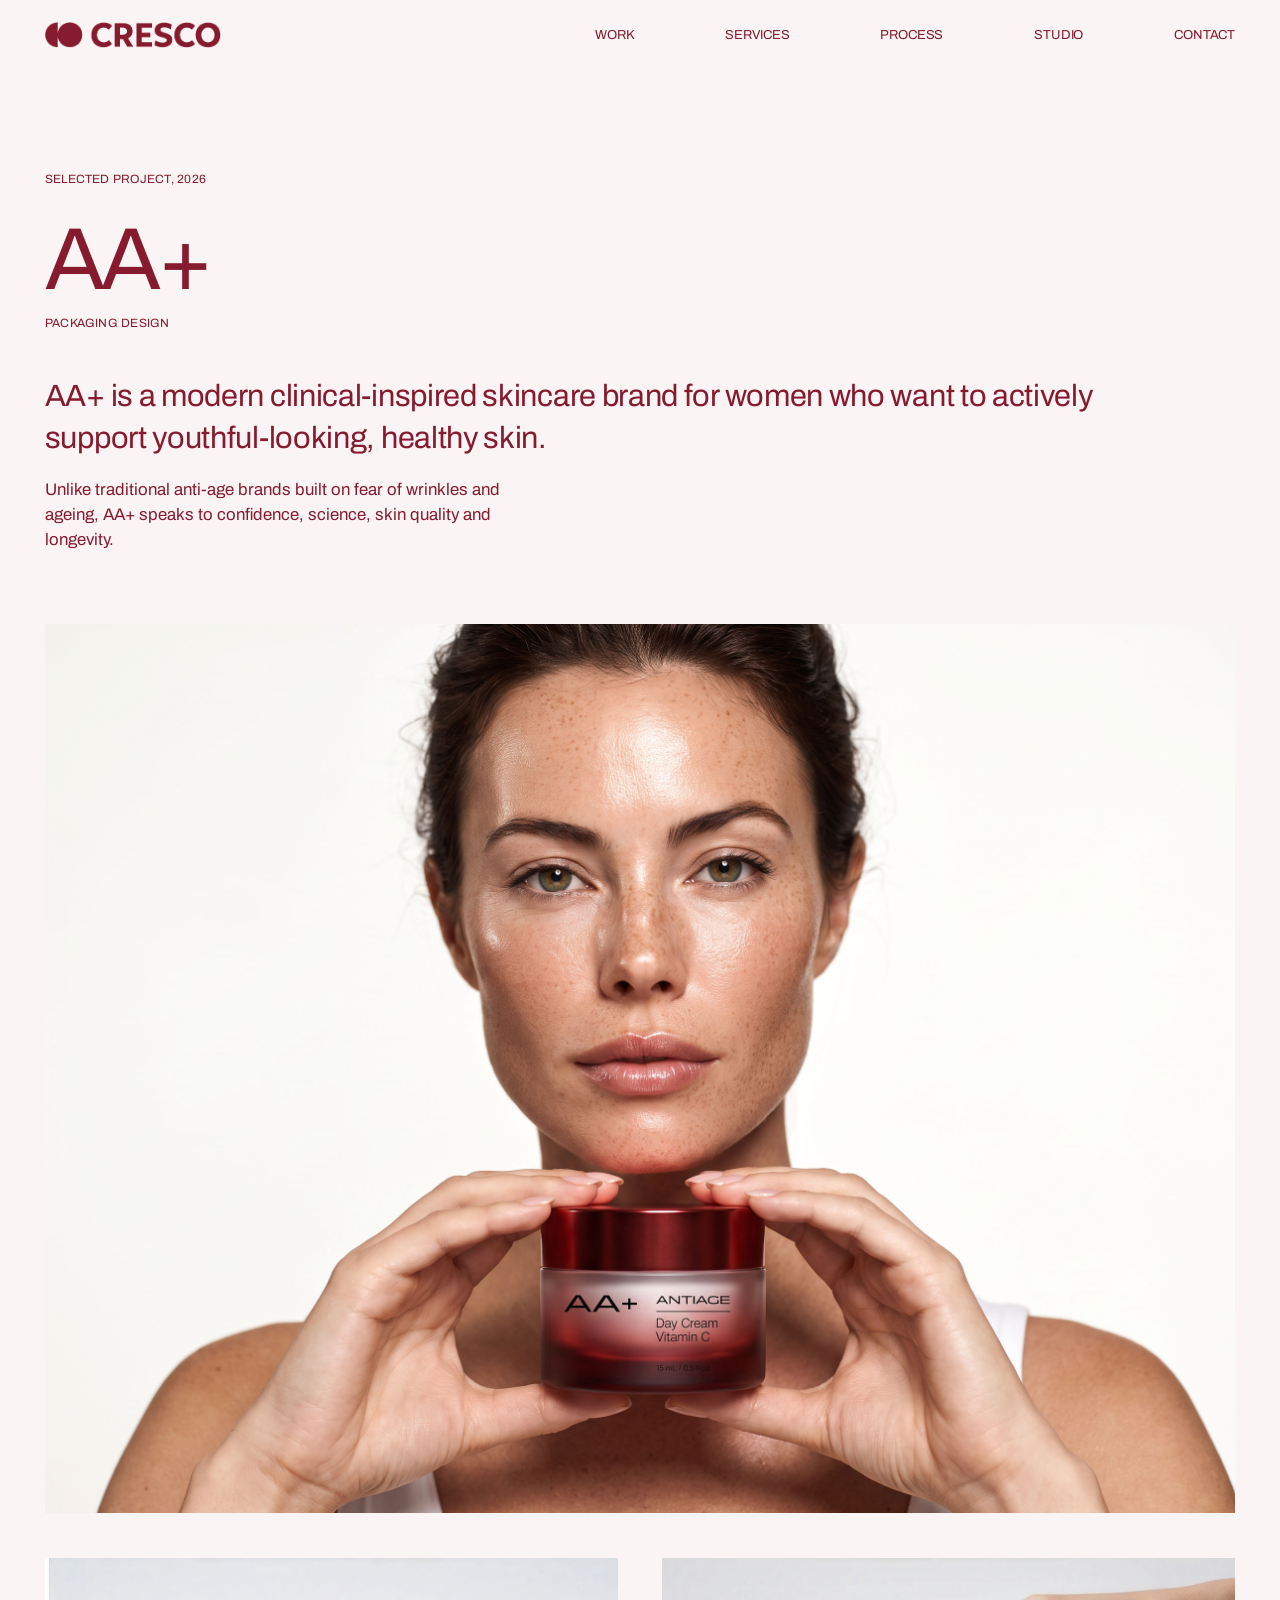
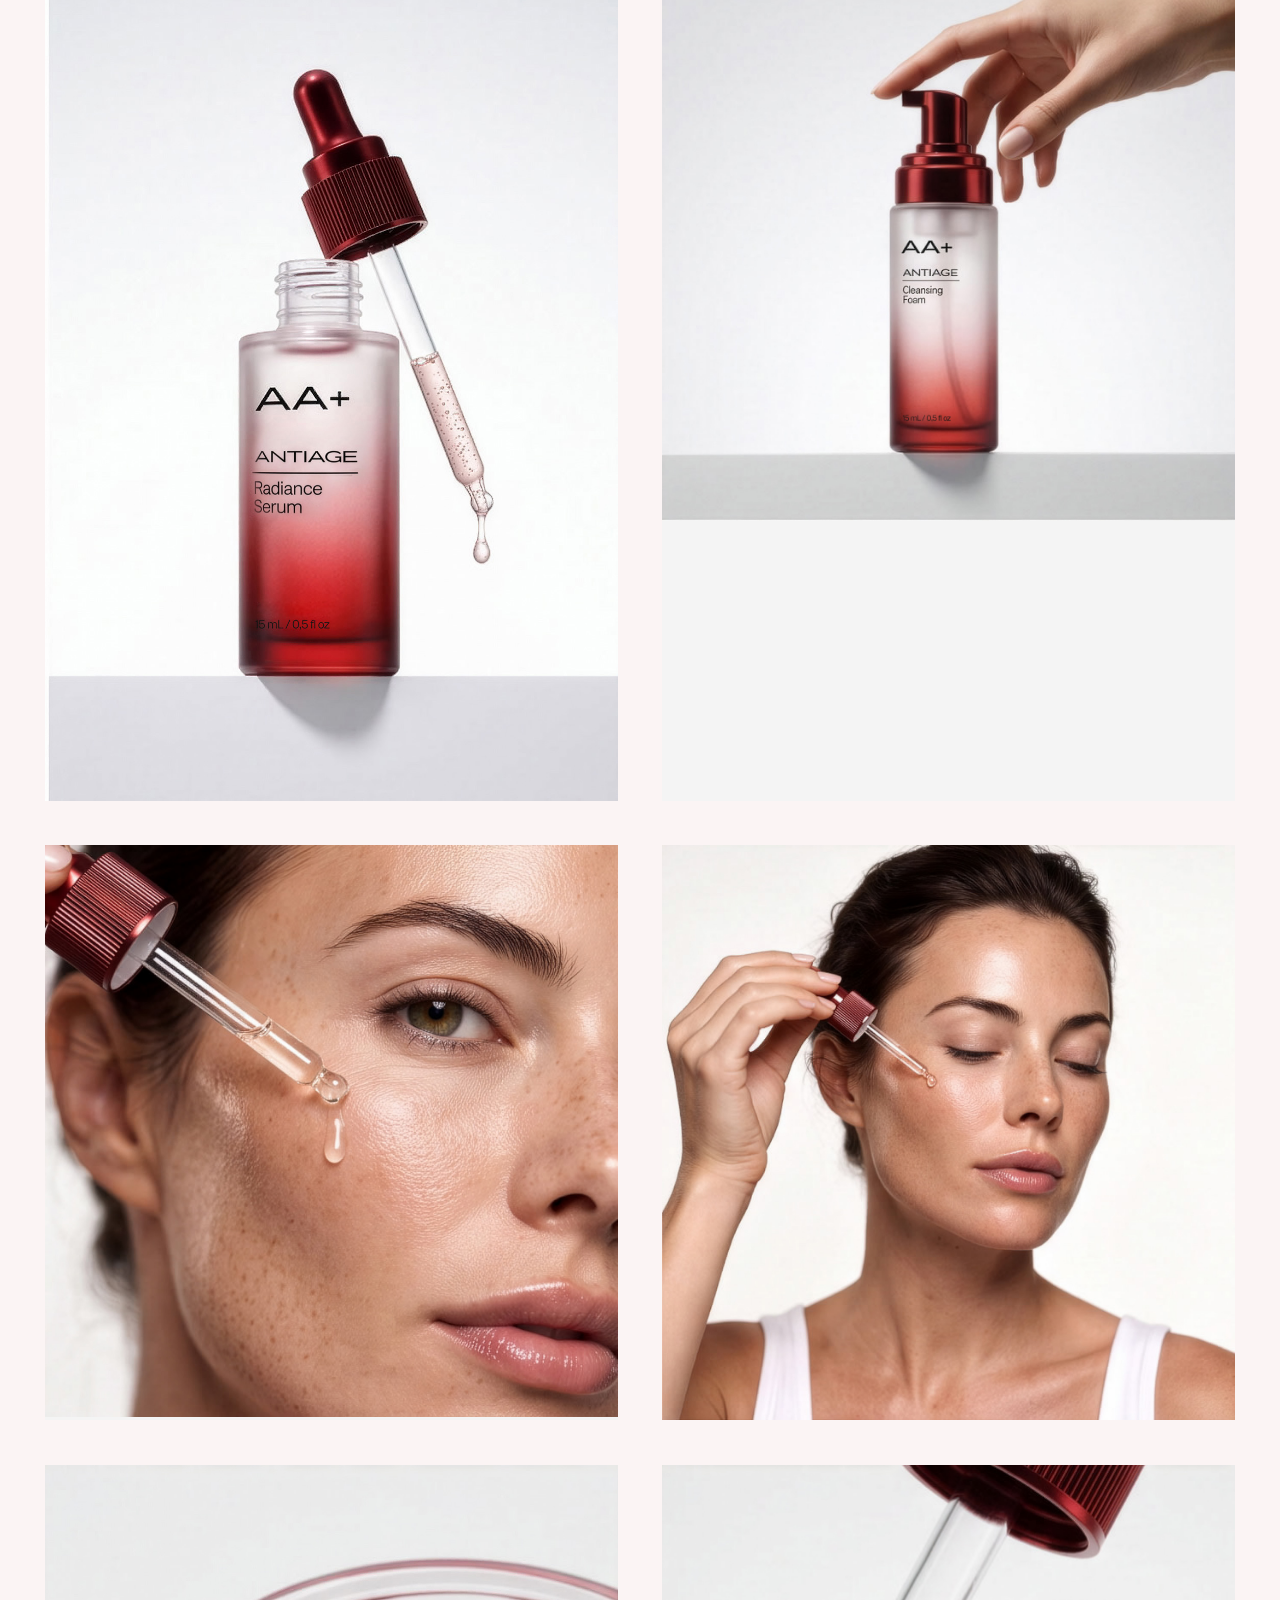
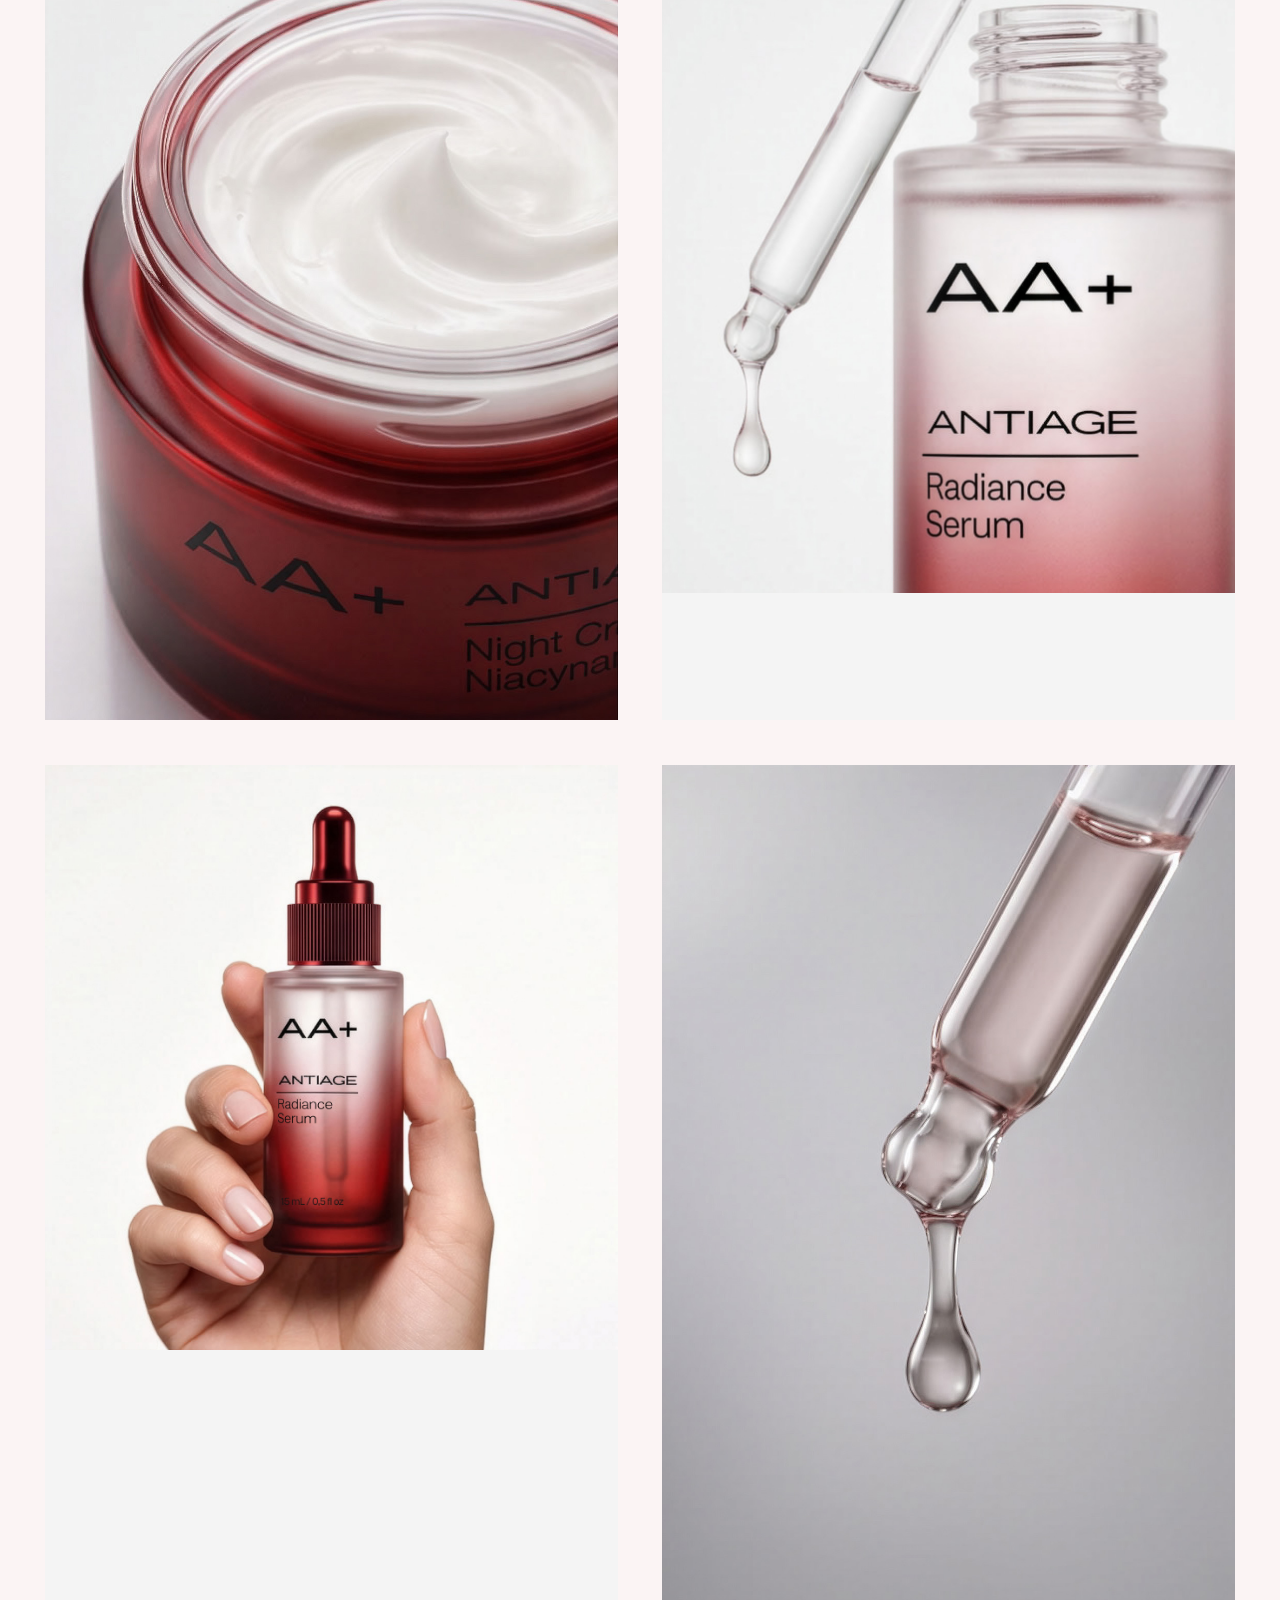
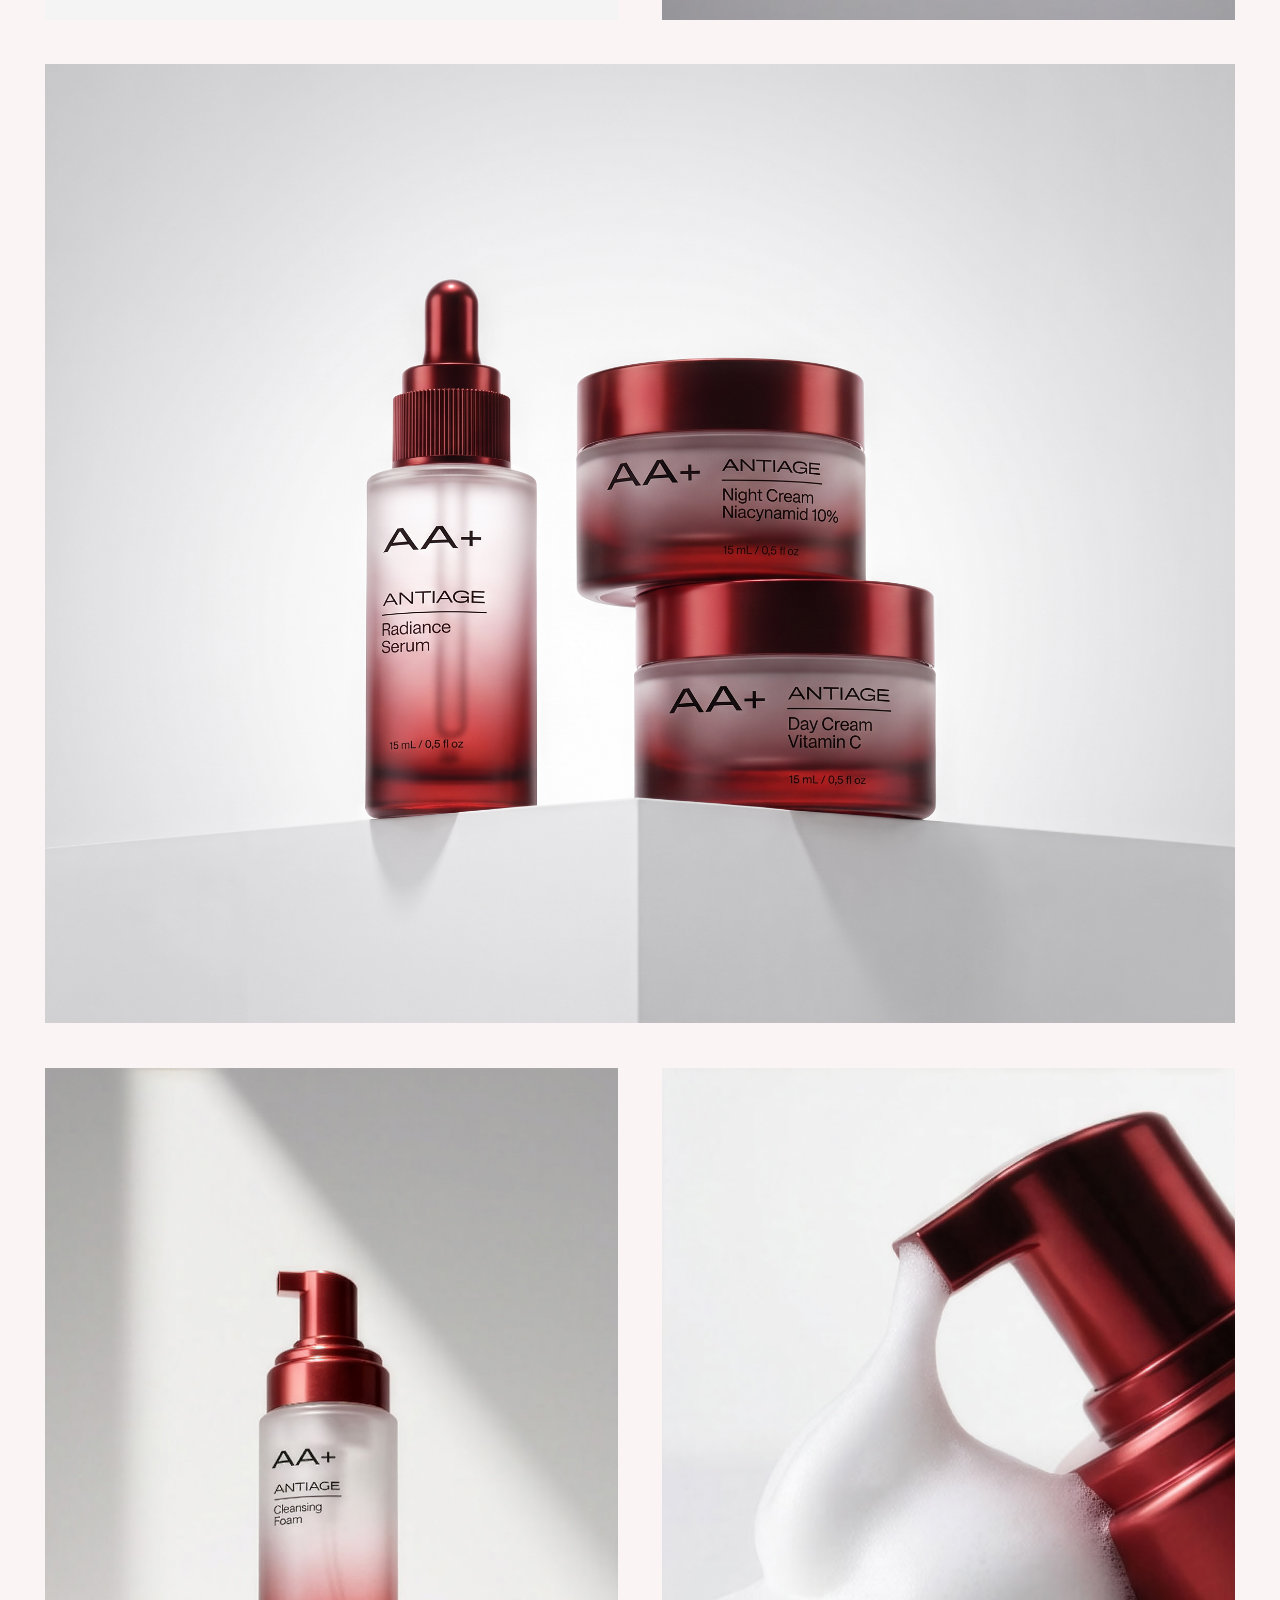
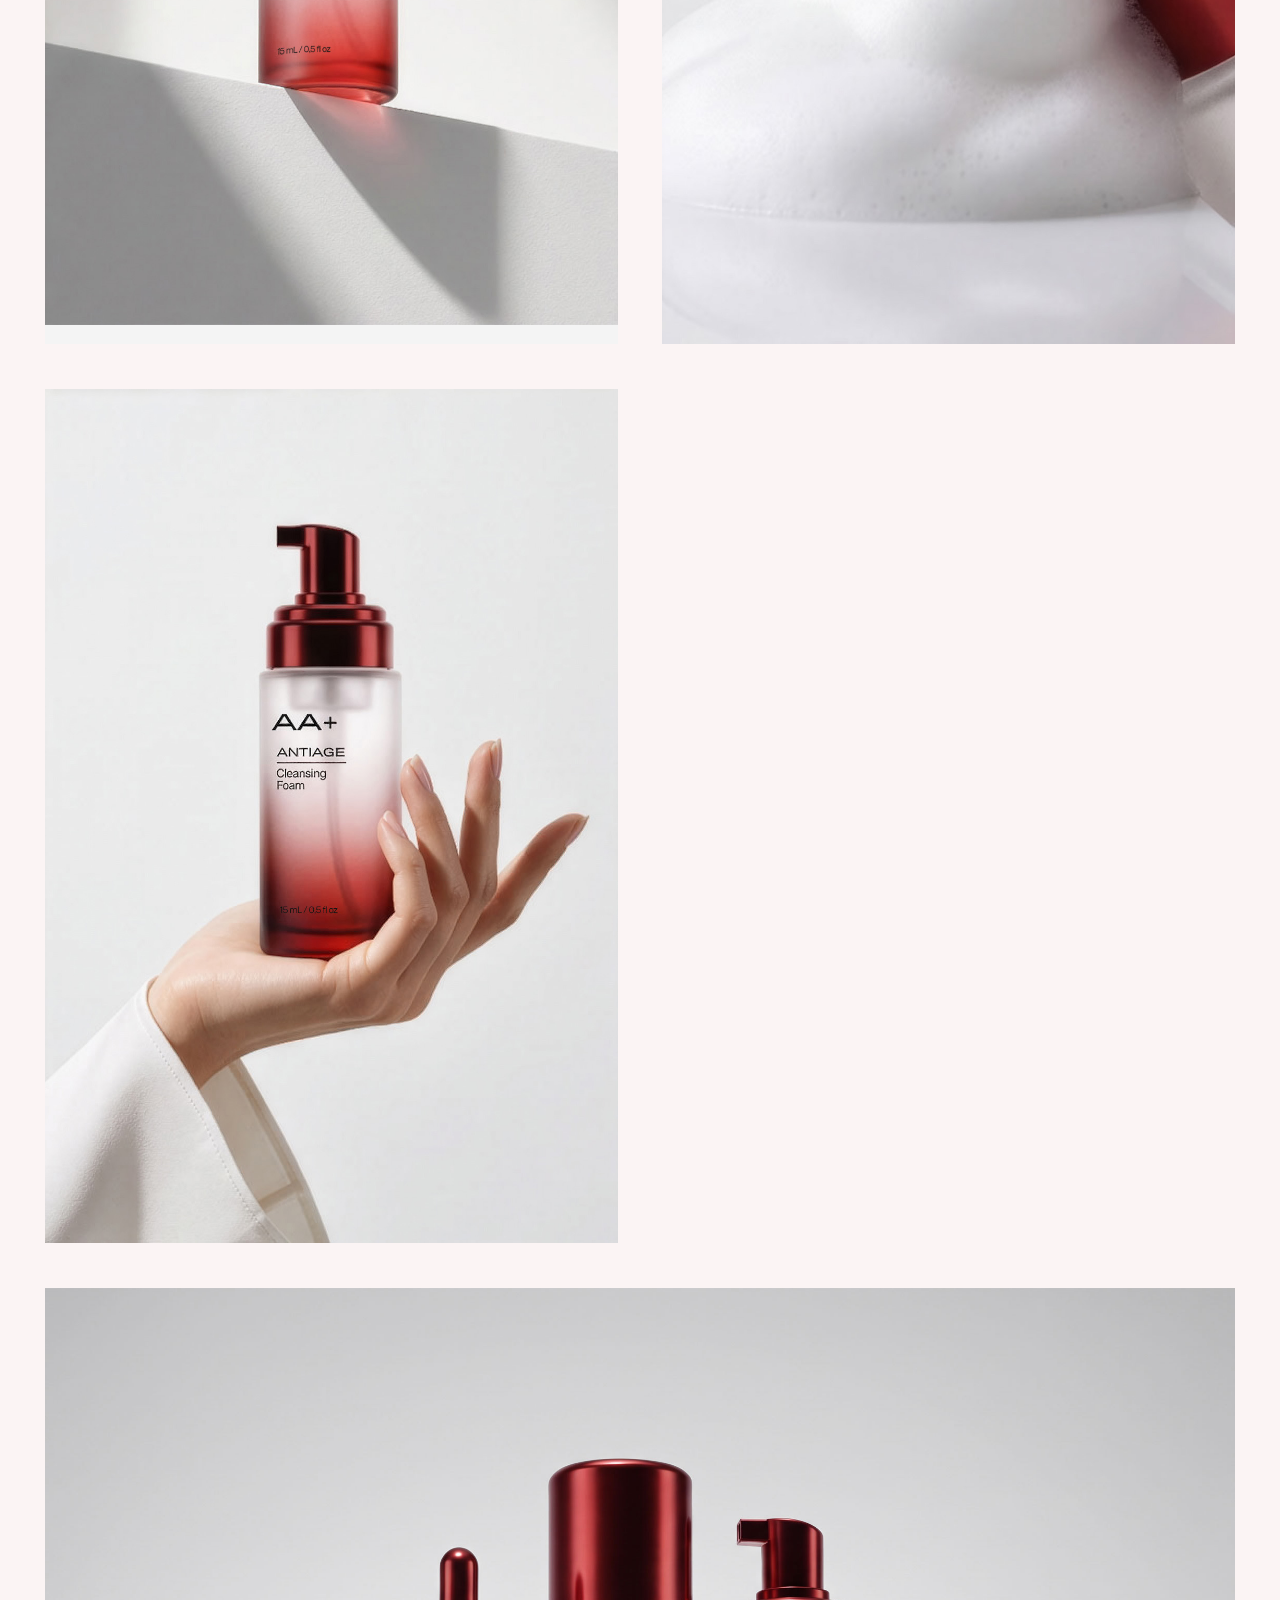
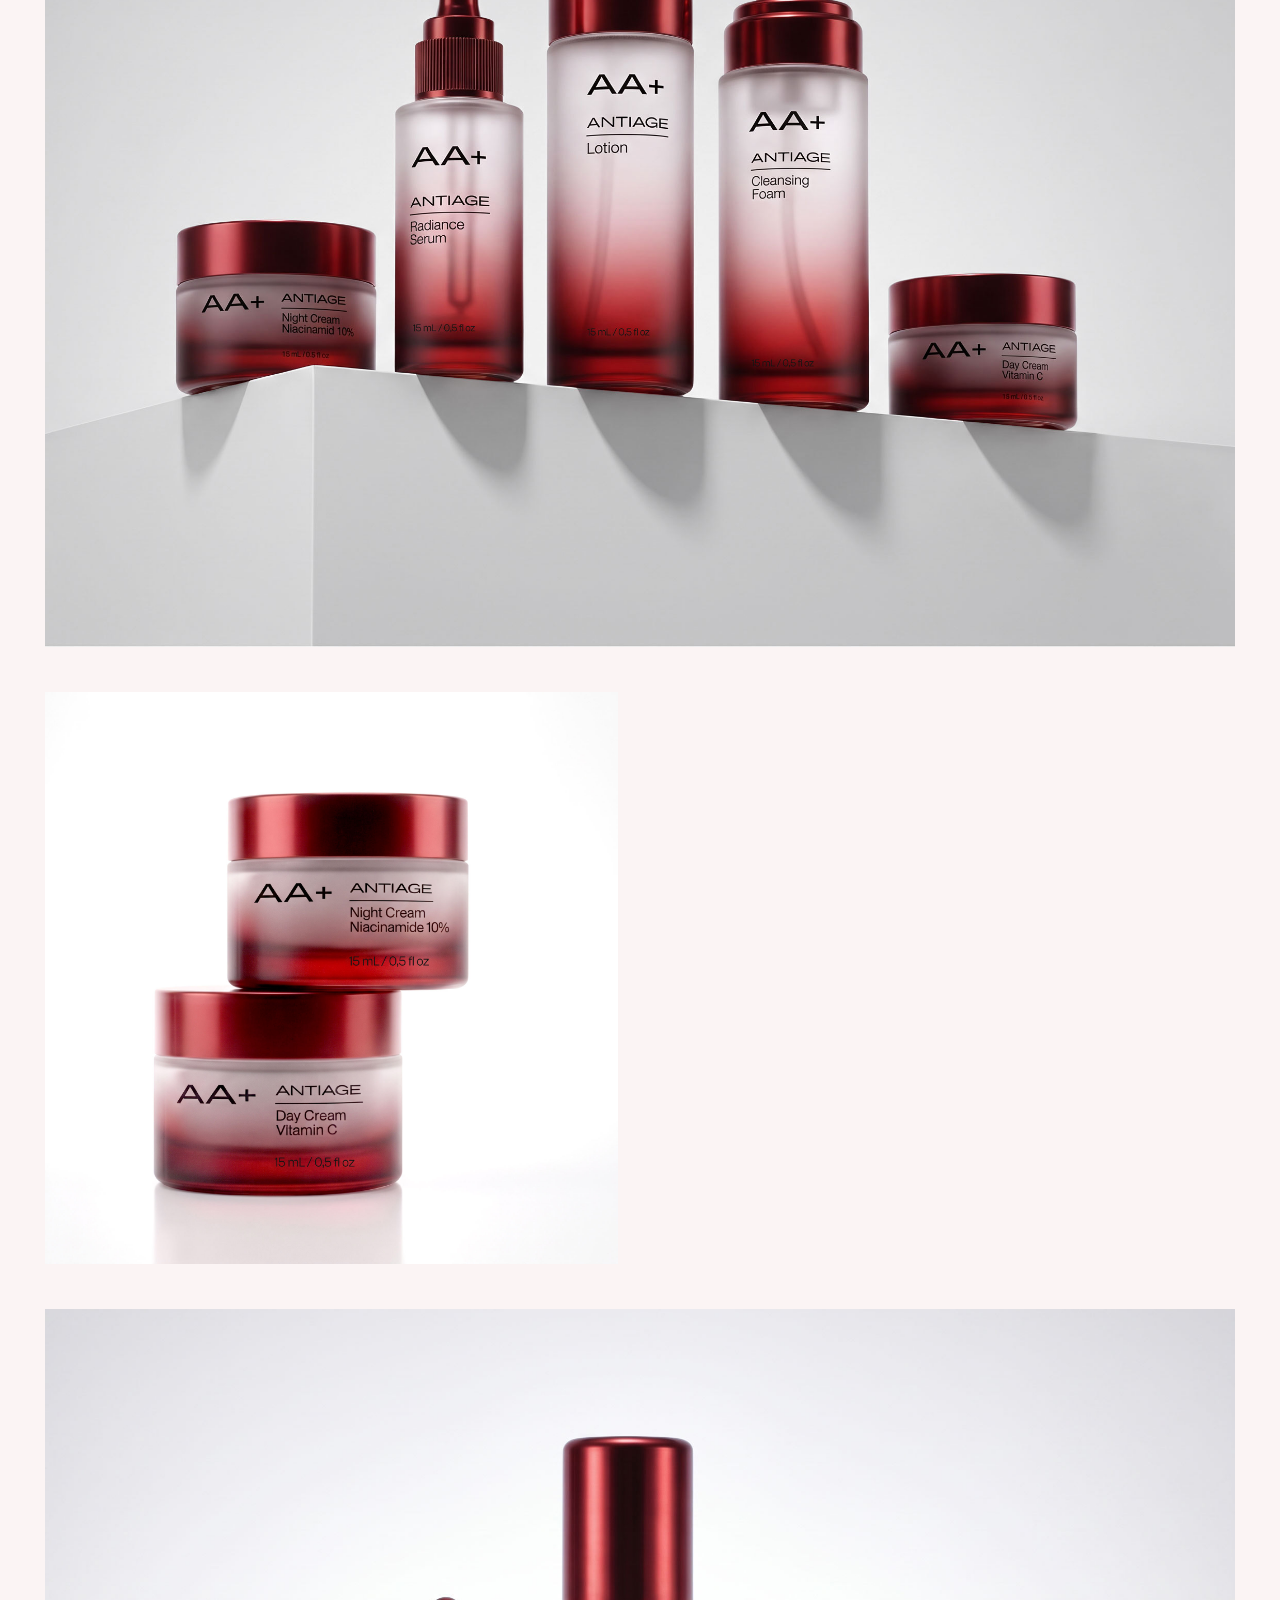
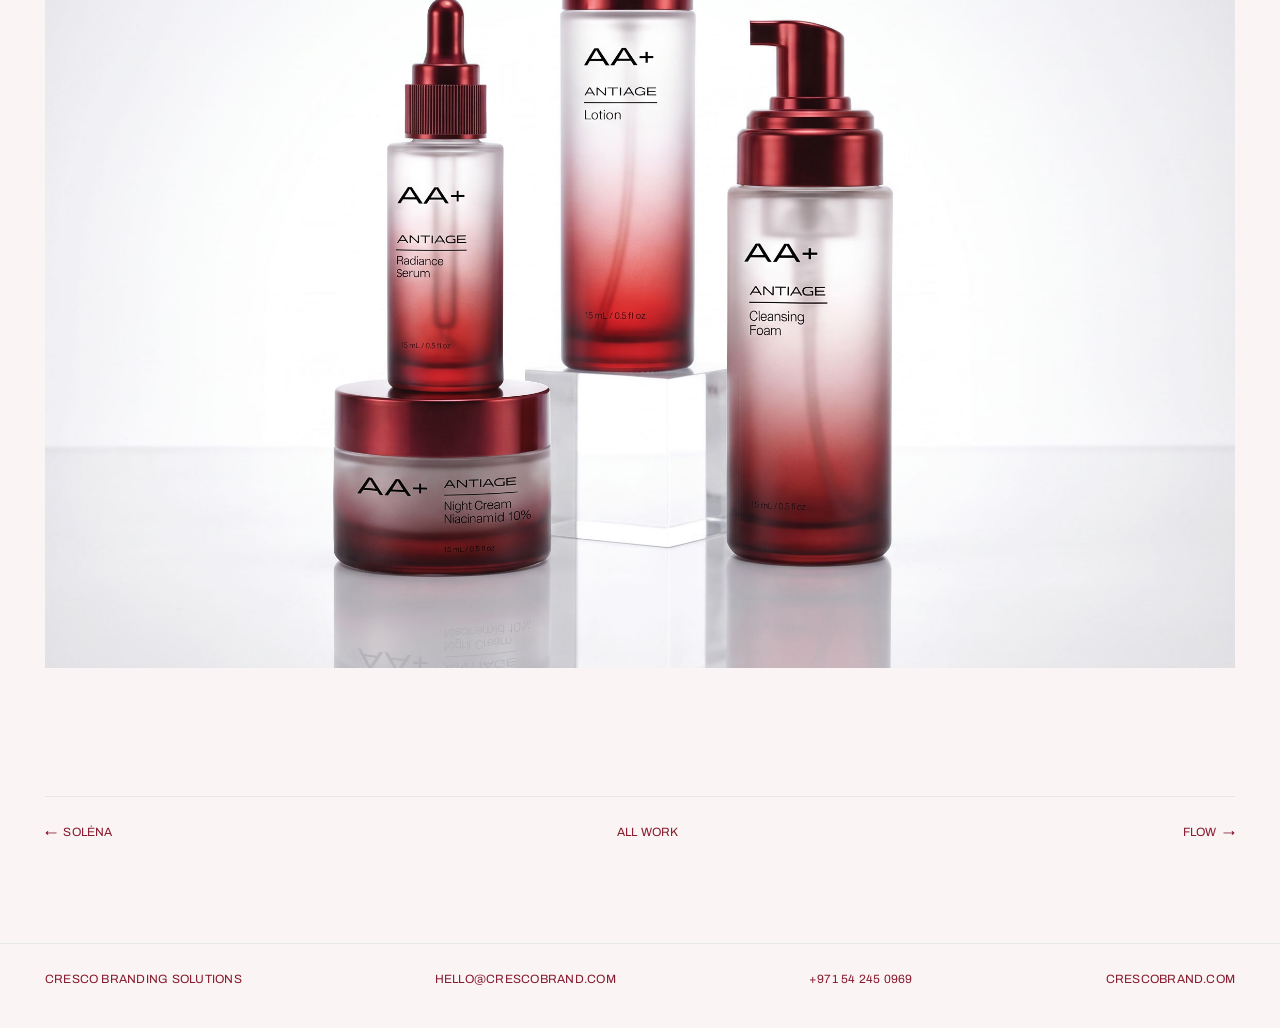
<file: work/aa-plus.html>
<!doctype html>
<html lang="en">
<head>
<meta charset="utf-8">
<meta name="viewport" content="width=device-width, initial-scale=1">
<title>AA+ | Packaging Design | Cresco Branding Solutions</title>
<meta name="description" content="AA+ packaging design designed by Cresco Branding Solutions.">
<meta property="og:title" content="AA+ | Packaging Design | Cresco Branding Solutions">
<meta property="og:description" content="AA+ packaging design designed by Cresco Branding Solutions.">
<meta property="og:type" content="website">
<meta property="og:image" content="../images/work/aa-plus/01.jpg">
<link rel="icon" type="image/png" href="../images/favicon.png">
<link rel="preconnect" href="https://fonts.googleapis.com">
<link rel="preconnect" href="https://fonts.gstatic.com" crossorigin>
<link rel="stylesheet" href="https://fonts.googleapis.com/css2?family=Archivo:wght@400&display=swap">
<link rel="stylesheet" href="../css/style.css">
<script>document.documentElement.classList.add('js');</script>
</head>
<body>
<header class="nav">
  <a class="nav__logo" href="../index.html" aria-label="Cresco Branding Solutions, home">
    <img src="../images/logo-cresco.png" alt="Cresco" width="407" height="60">
  </a>
  <nav class="nav__links" aria-label="Primary">
      <a href="../index.html" aria-current="page">Work</a>
      <a href="../services.html">Services</a>
      <a href="../process.html">Process</a>
      <a href="../studio.html">Studio</a>
      <a href="../contact.html">Contact</a>
  </nav>
  <button class="nav__toggle" type="button" aria-expanded="false" aria-controls="menu">Menu</button>
</header>

<div class="nav__overlay" id="menu">
    <a href="../index.html">Work</a>
    <a href="../services.html">Services</a>
    <a href="../process.html">Process</a>
    <a href="../studio.html">Studio</a>
    <a href="../contact.html">Contact</a>
</div>

<main>
  <section class="wrap project-head">
    <p class="meta muted reveal">Selected project, 2026</p>
    <h1 class="display reveal" style="margin-top:.35em">AA+</h1>
    <p class="meta project-head__category reveal">Packaging Design</p>
  </section>

  <section class="wrap">
    <p class="project-lead measure-wide reveal">AA+ is a modern clinical-inspired skincare brand for women who want to actively support youthful-looking, healthy skin.</p>
    <p class="project-body measure reveal" style="margin-top:1.1em">Unlike traditional anti-age brands built on fear of wrinkles and ageing, AA+ speaks to confidence, science, skin quality and longevity.</p>
  </section>

  <section class="wrap">
    <div class="project-figures">
      <div class="fig fig--full reveal"><img src="../images/work/aa-plus/01.jpg" alt="AA+ antiage skincare packaging" loading="lazy"></div>
      <div class="fig fig--half reveal"><img src="../images/work/aa-plus/02.jpg" alt="AA+ antiage skincare packaging" loading="lazy"></div>
      <div class="fig fig--half reveal"><img src="../images/work/aa-plus/03.jpg" alt="AA+ antiage skincare packaging" loading="lazy"></div>
      <div class="fig fig--half reveal"><img src="../images/work/aa-plus/04.jpg" alt="AA+ antiage skincare packaging" loading="lazy"></div>
      <div class="fig fig--half reveal"><img src="../images/work/aa-plus/05.jpg" alt="AA+ antiage skincare packaging" loading="lazy"></div>
      <div class="fig fig--half reveal"><img src="../images/work/aa-plus/06.jpg" alt="AA+ antiage skincare packaging" loading="lazy"></div>
      <div class="fig fig--half reveal"><img src="../images/work/aa-plus/07.jpg" alt="AA+ antiage skincare packaging" loading="lazy"></div>
      <div class="fig fig--half reveal"><img src="../images/work/aa-plus/08.jpg" alt="AA+ antiage skincare packaging" loading="lazy"></div>
      <div class="fig fig--half reveal"><img src="../images/work/aa-plus/09.jpg" alt="AA+ antiage skincare packaging" loading="lazy"></div>
      <div class="fig fig--full reveal"><img src="../images/work/aa-plus/10.png" alt="AA+ antiage skincare packaging" loading="lazy"></div>
      <div class="fig fig--half reveal"><img src="../images/work/aa-plus/11.jpg" alt="AA+ antiage skincare packaging" loading="lazy"></div>
      <div class="fig fig--half reveal"><img src="../images/work/aa-plus/12.jpg" alt="AA+ antiage skincare packaging" loading="lazy"></div>
      <div class="fig fig--half reveal"><img src="../images/work/aa-plus/13.jpg" alt="AA+ antiage skincare packaging" loading="lazy"></div>
      <div class="fig fig--full reveal"><img src="../images/work/aa-plus/14.jpg" alt="AA+ antiage skincare packaging" loading="lazy"></div>
      <div class="fig fig--half reveal"><img src="../images/work/aa-plus/15.jpg" alt="AA+ antiage skincare packaging" loading="lazy"></div>
      <div class="fig fig--full reveal"><img src="../images/work/aa-plus/16.jpg" alt="AA+ antiage skincare packaging" loading="lazy"></div>
    </div>
  </section>

  <section class="wrap">
    <nav class="pager meta" aria-label="Projects">
      <a href="solena.html">&#8592;&ensp;Solėna</a>
      <a href="../index.html">All work</a>
      <a href="flow.html">Flow&ensp;&#8594;</a>
    </nav>
  </section>
</main>

<footer class="footer">
  <div class="footer__inner meta">
    <span>Cresco Branding Solutions</span>
    <a href="mailto:hello@crescobrand.com">hello@crescobrand.com</a>
    <a href="https://wa.me/971542450969" rel="noopener">+971 54 245 0969</a>
    <a href="https://crescobrand.com" rel="noopener">crescobrand.com</a>
  </div>
</footer>

<script src="../js/main.js"></script>
</body>
</html>
</file>
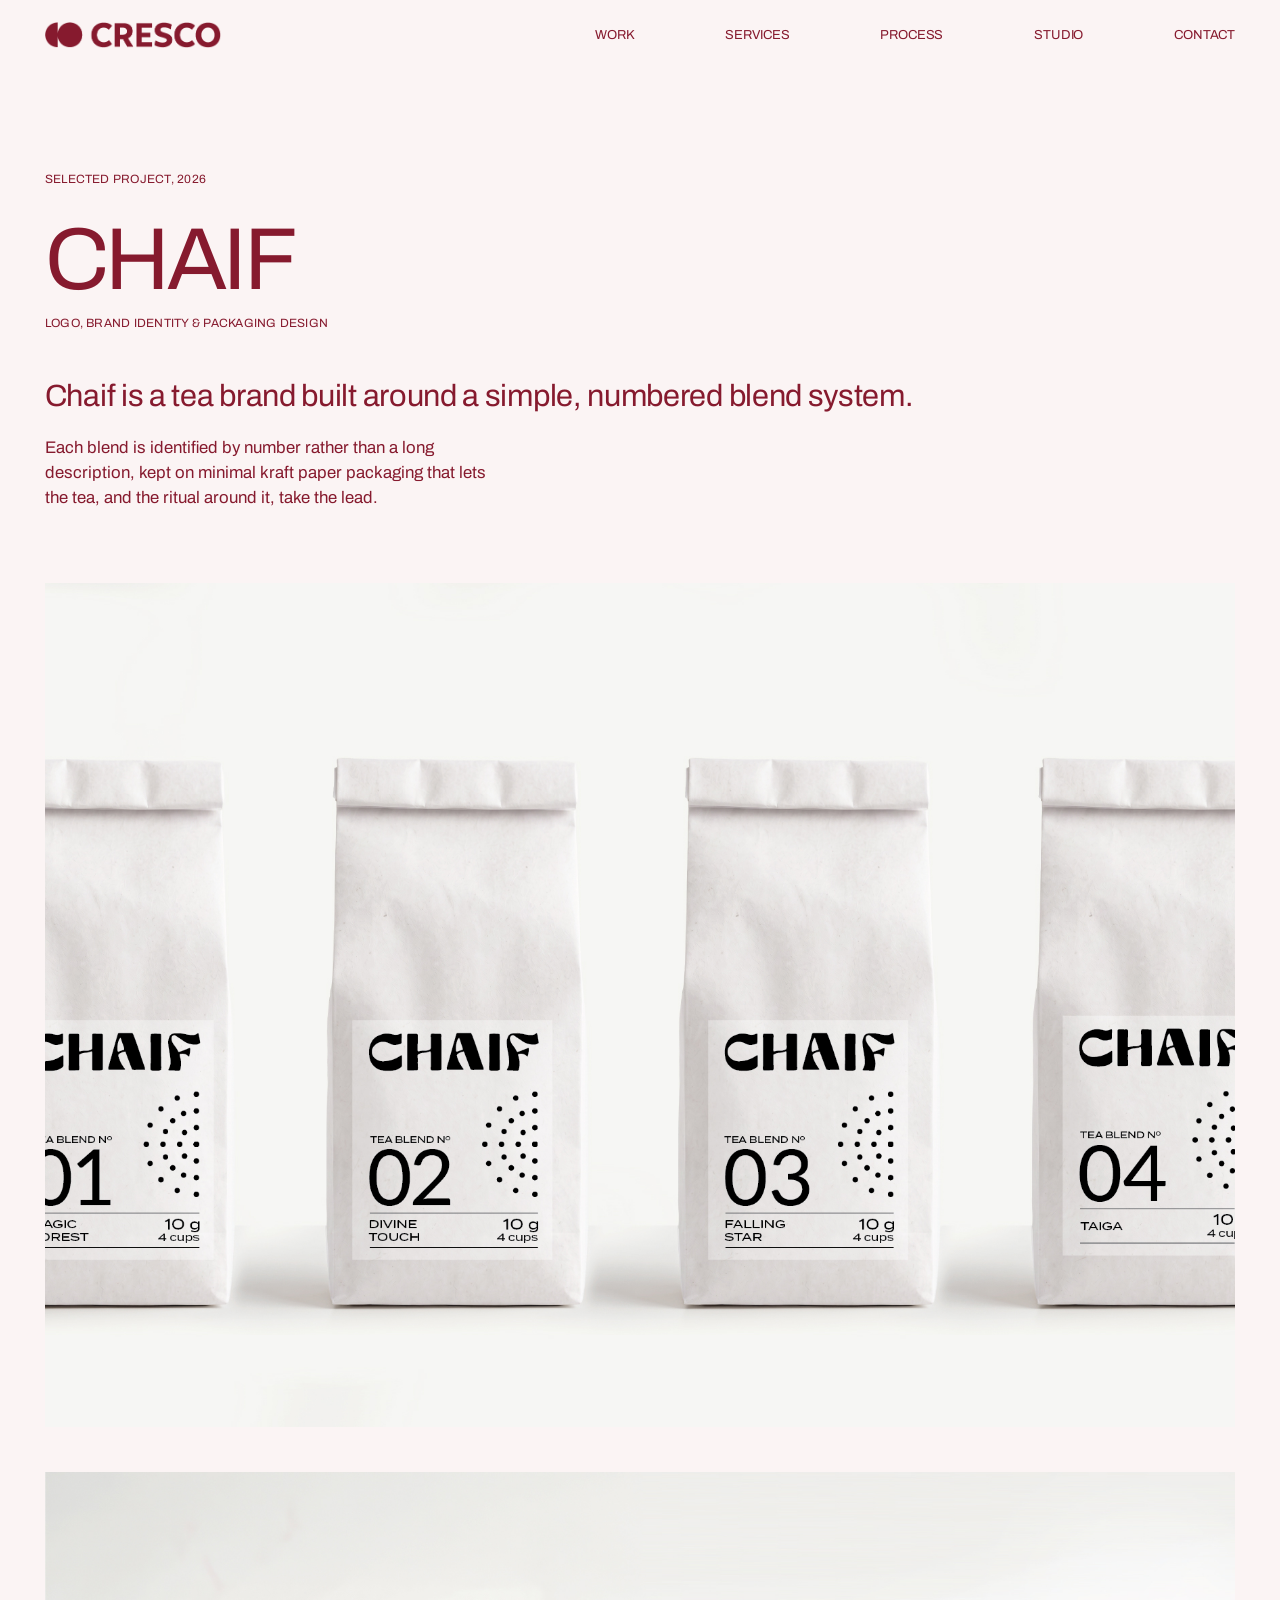
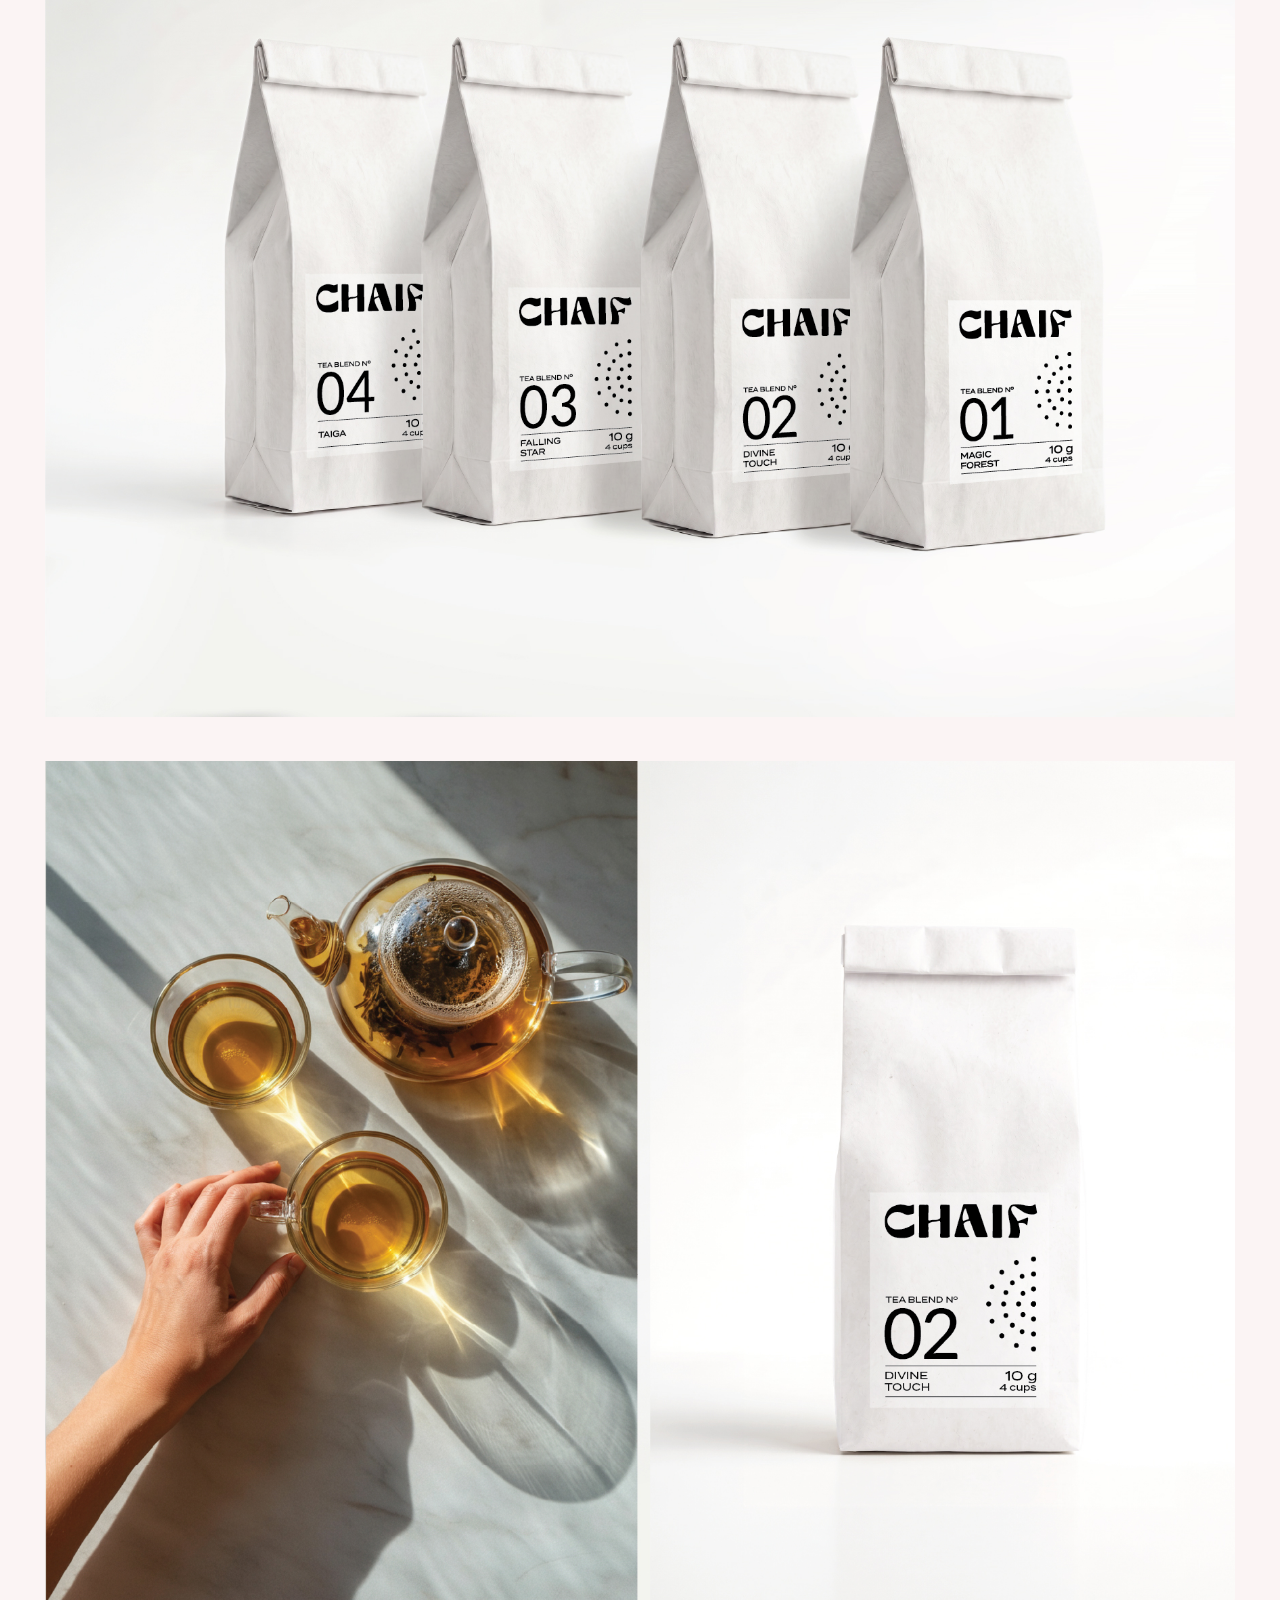
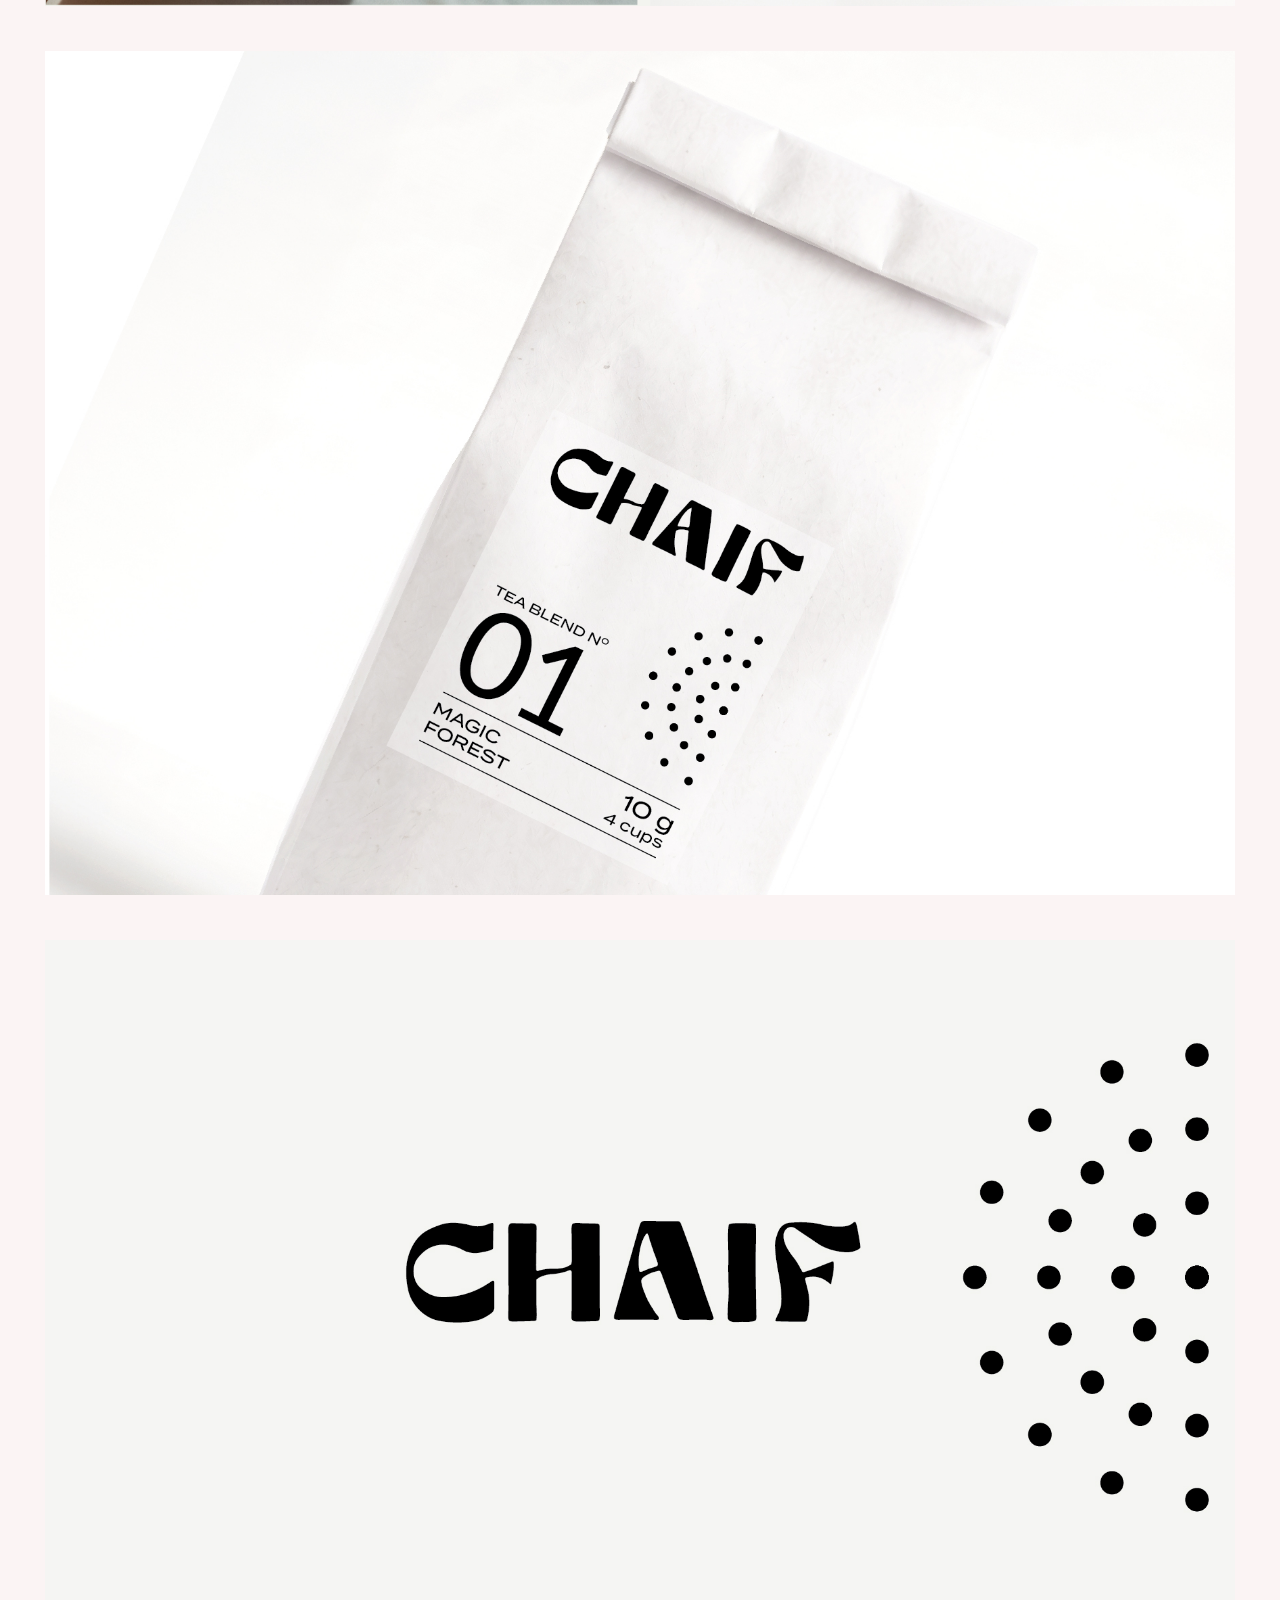
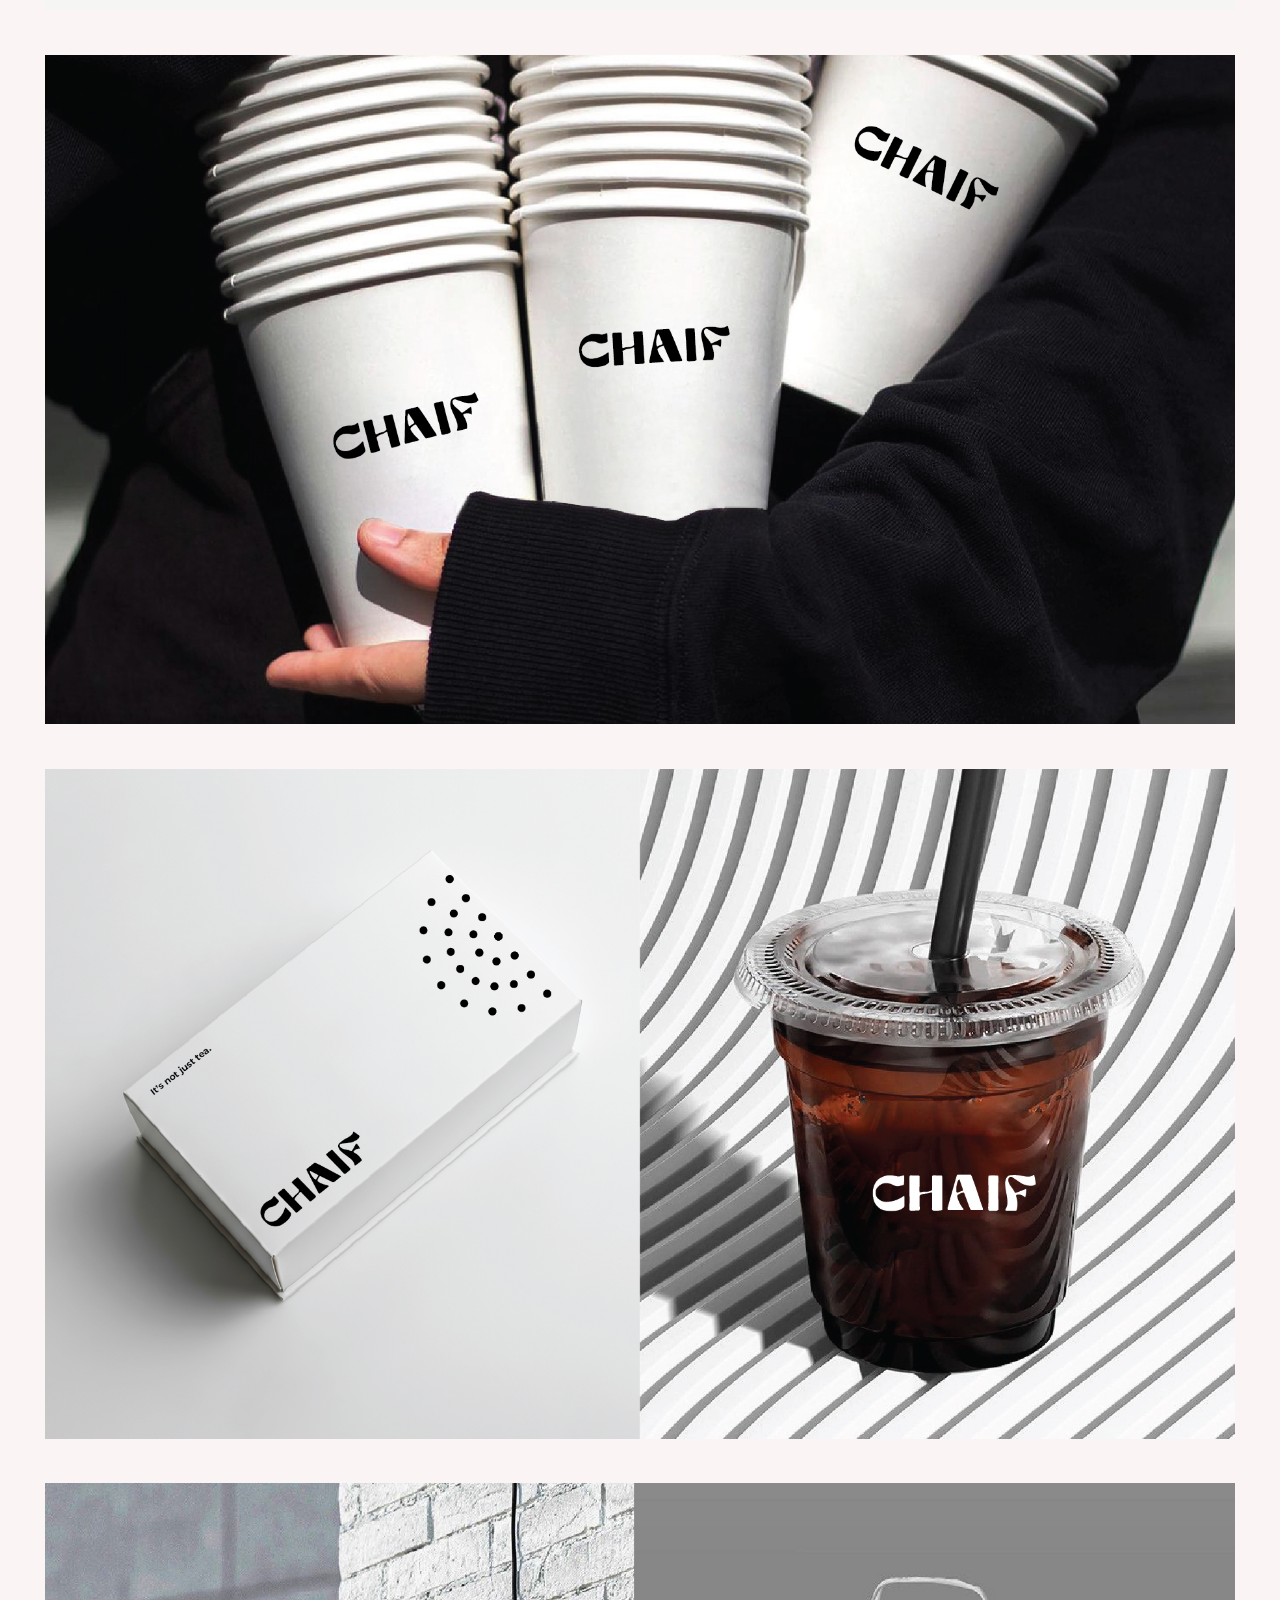
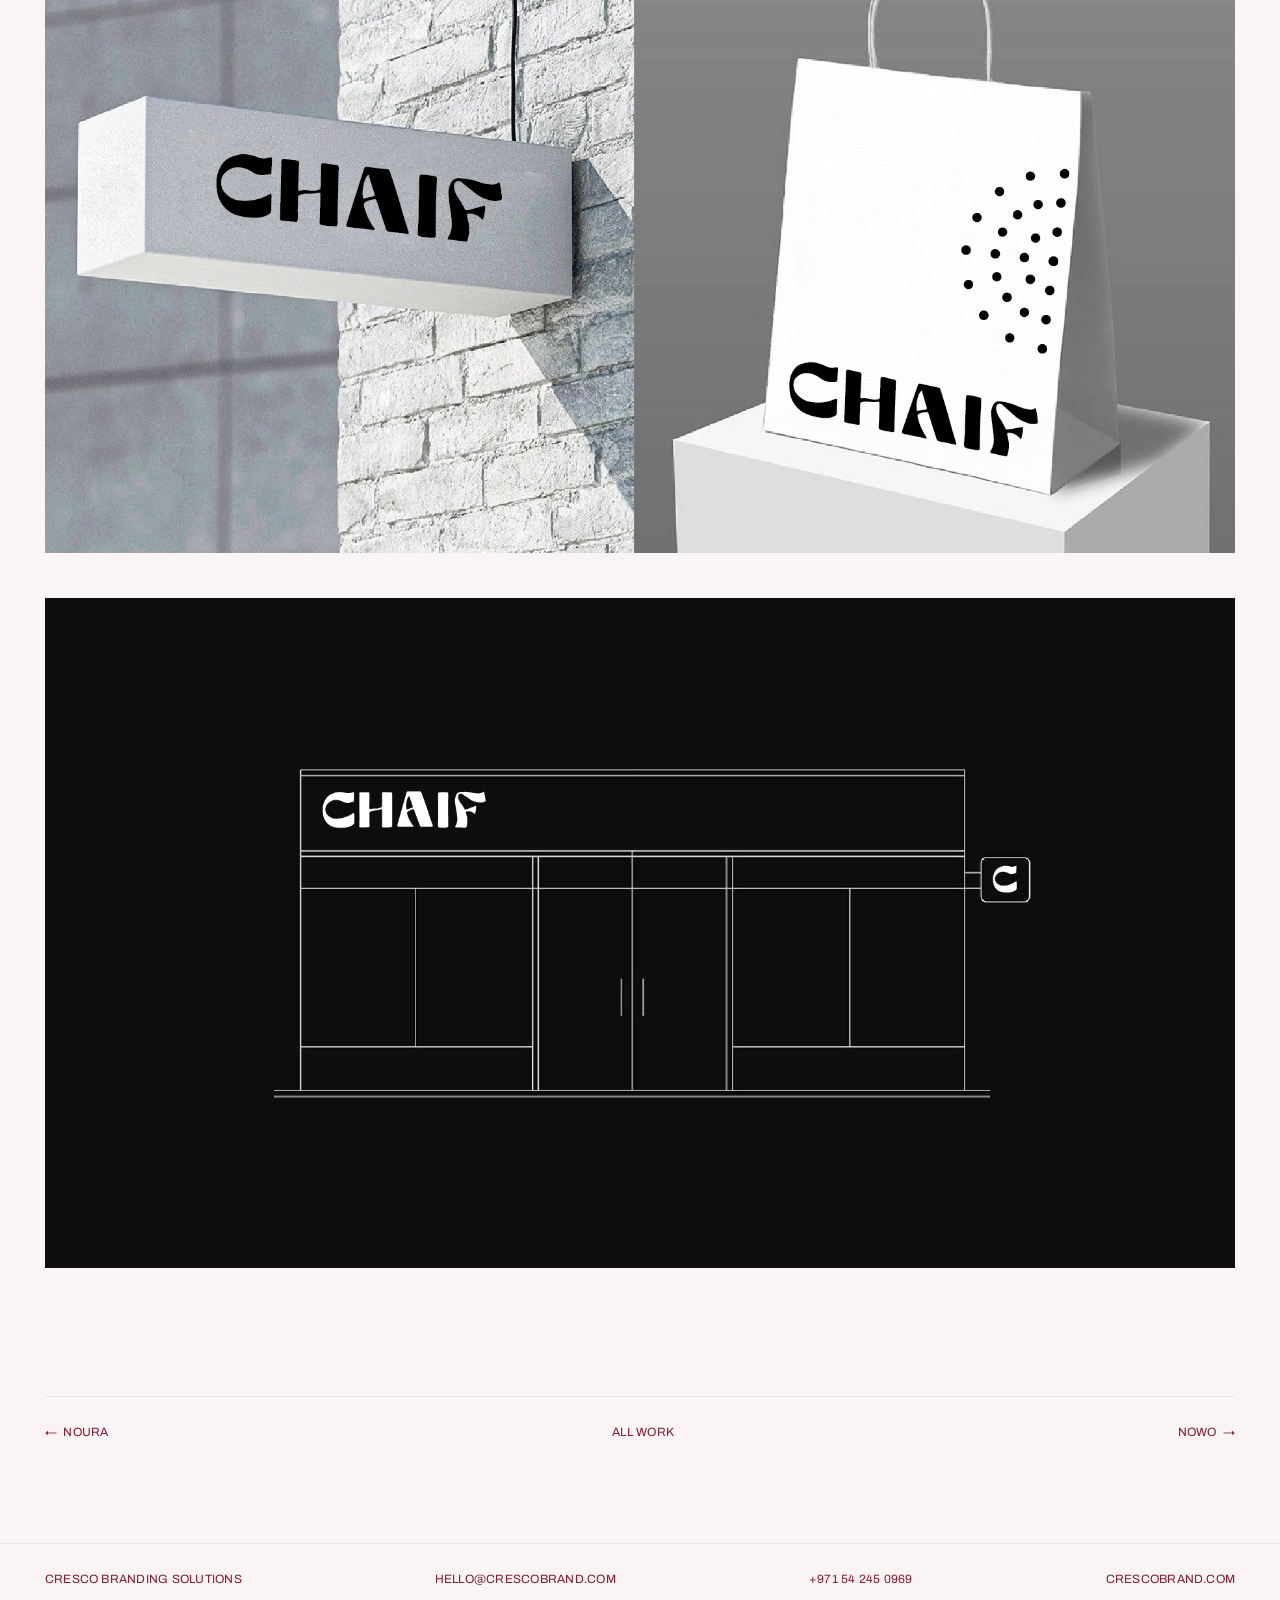
<file: work/chaif.html>
<!doctype html>
<html lang="en">
<head>
<meta charset="utf-8">
<meta name="viewport" content="width=device-width, initial-scale=1">
<title>Chaif | Logo, Brand Identity &amp; Packaging Design | Cresco Branding Solutions</title>
<meta name="description" content="Chaif logo, brand identity &amp; packaging design designed by Cresco Branding Solutions.">
<meta property="og:title" content="Chaif | Logo, Brand Identity &amp; Packaging Design | Cresco Branding Solutions">
<meta property="og:description" content="Chaif logo, brand identity &amp; packaging design designed by Cresco Branding Solutions.">
<meta property="og:type" content="website">
<meta property="og:image" content="../images/work/chaif/01.jpg">
<link rel="icon" type="image/png" href="../images/favicon.png">
<link rel="preconnect" href="https://fonts.googleapis.com">
<link rel="preconnect" href="https://fonts.gstatic.com" crossorigin>
<link rel="stylesheet" href="https://fonts.googleapis.com/css2?family=Archivo:wght@400&display=swap">
<link rel="stylesheet" href="../css/style.css">
<script>document.documentElement.classList.add('js');</script>
</head>
<body>
<header class="nav">
  <a class="nav__logo" href="../index.html" aria-label="Cresco Branding Solutions, home">
    <img src="../images/logo-cresco.png" alt="Cresco" width="407" height="60">
  </a>
  <nav class="nav__links" aria-label="Primary">
      <a href="../index.html" aria-current="page">Work</a>
      <a href="../services.html">Services</a>
      <a href="../process.html">Process</a>
      <a href="../studio.html">Studio</a>
      <a href="../contact.html">Contact</a>
  </nav>
  <button class="nav__toggle" type="button" aria-expanded="false" aria-controls="menu">Menu</button>
</header>

<div class="nav__overlay" id="menu">
    <a href="../index.html">Work</a>
    <a href="../services.html">Services</a>
    <a href="../process.html">Process</a>
    <a href="../studio.html">Studio</a>
    <a href="../contact.html">Contact</a>
</div>

<main>
  <section class="wrap project-head">
    <p class="meta muted reveal">Selected project, 2026</p>
    <h1 class="display reveal" style="margin-top:.35em">Chaif</h1>
    <p class="meta project-head__category reveal">Logo, Brand Identity &amp; Packaging Design</p>
  </section>

  <section class="wrap">
    <p class="project-lead measure-wide reveal">Chaif is a tea brand built around a simple, numbered blend system.</p>
    <p class="project-body measure reveal" style="margin-top:1.1em">Each blend is identified by number rather than a long description, kept on minimal kraft paper packaging that lets the tea, and the ritual around it, take the lead.</p>
  </section>

  <section class="wrap">
    <div class="project-figures">
      <div class="fig fig--full reveal"><img src="../images/work/chaif/01.jpg" alt="Chaif tea brand identity and packaging" loading="lazy"></div>
      <div class="fig fig--full reveal"><img src="../images/work/chaif/02.jpg" alt="Chaif tea brand identity and packaging" loading="lazy"></div>
      <div class="fig fig--full reveal"><img src="../images/work/chaif/03.jpg" alt="Chaif tea brand identity and packaging" loading="lazy"></div>
      <div class="fig fig--full reveal"><img src="../images/work/chaif/04.jpg" alt="Chaif tea brand identity and packaging" loading="lazy"></div>
      <div class="fig fig--full reveal"><img src="../images/work/chaif/05.jpg" alt="Chaif tea brand identity and packaging" loading="lazy"></div>
      <div class="fig fig--full reveal"><img src="../images/work/chaif/06.jpg" alt="Chaif tea brand identity and packaging" loading="lazy"></div>
      <div class="fig fig--full reveal"><img src="../images/work/chaif/07.jpg" alt="Chaif tea brand identity and packaging" loading="lazy"></div>
      <div class="fig fig--full reveal"><img src="../images/work/chaif/08.jpg" alt="Chaif tea brand identity and packaging" loading="lazy"></div>
      <div class="fig fig--full reveal"><img src="../images/work/chaif/09.jpg" alt="Chaif tea brand identity and packaging" loading="lazy"></div>
    </div>
  </section>

  <section class="wrap">
    <nav class="pager meta" aria-label="Projects">
      <a href="noura.html">&#8592;&ensp;Noura</a>
      <a href="../index.html">All work</a>
      <a href="nowo.html">Nowo&ensp;&#8594;</a>
    </nav>
  </section>
</main>

<footer class="footer">
  <div class="footer__inner meta">
    <span>Cresco Branding Solutions</span>
    <a href="mailto:hello@crescobrand.com">hello@crescobrand.com</a>
    <a href="https://wa.me/971542450969" rel="noopener">+971 54 245 0969</a>
    <a href="https://crescobrand.com" rel="noopener">crescobrand.com</a>
  </div>
</footer>

<script src="../js/main.js"></script>
</body>
</html>
</file>
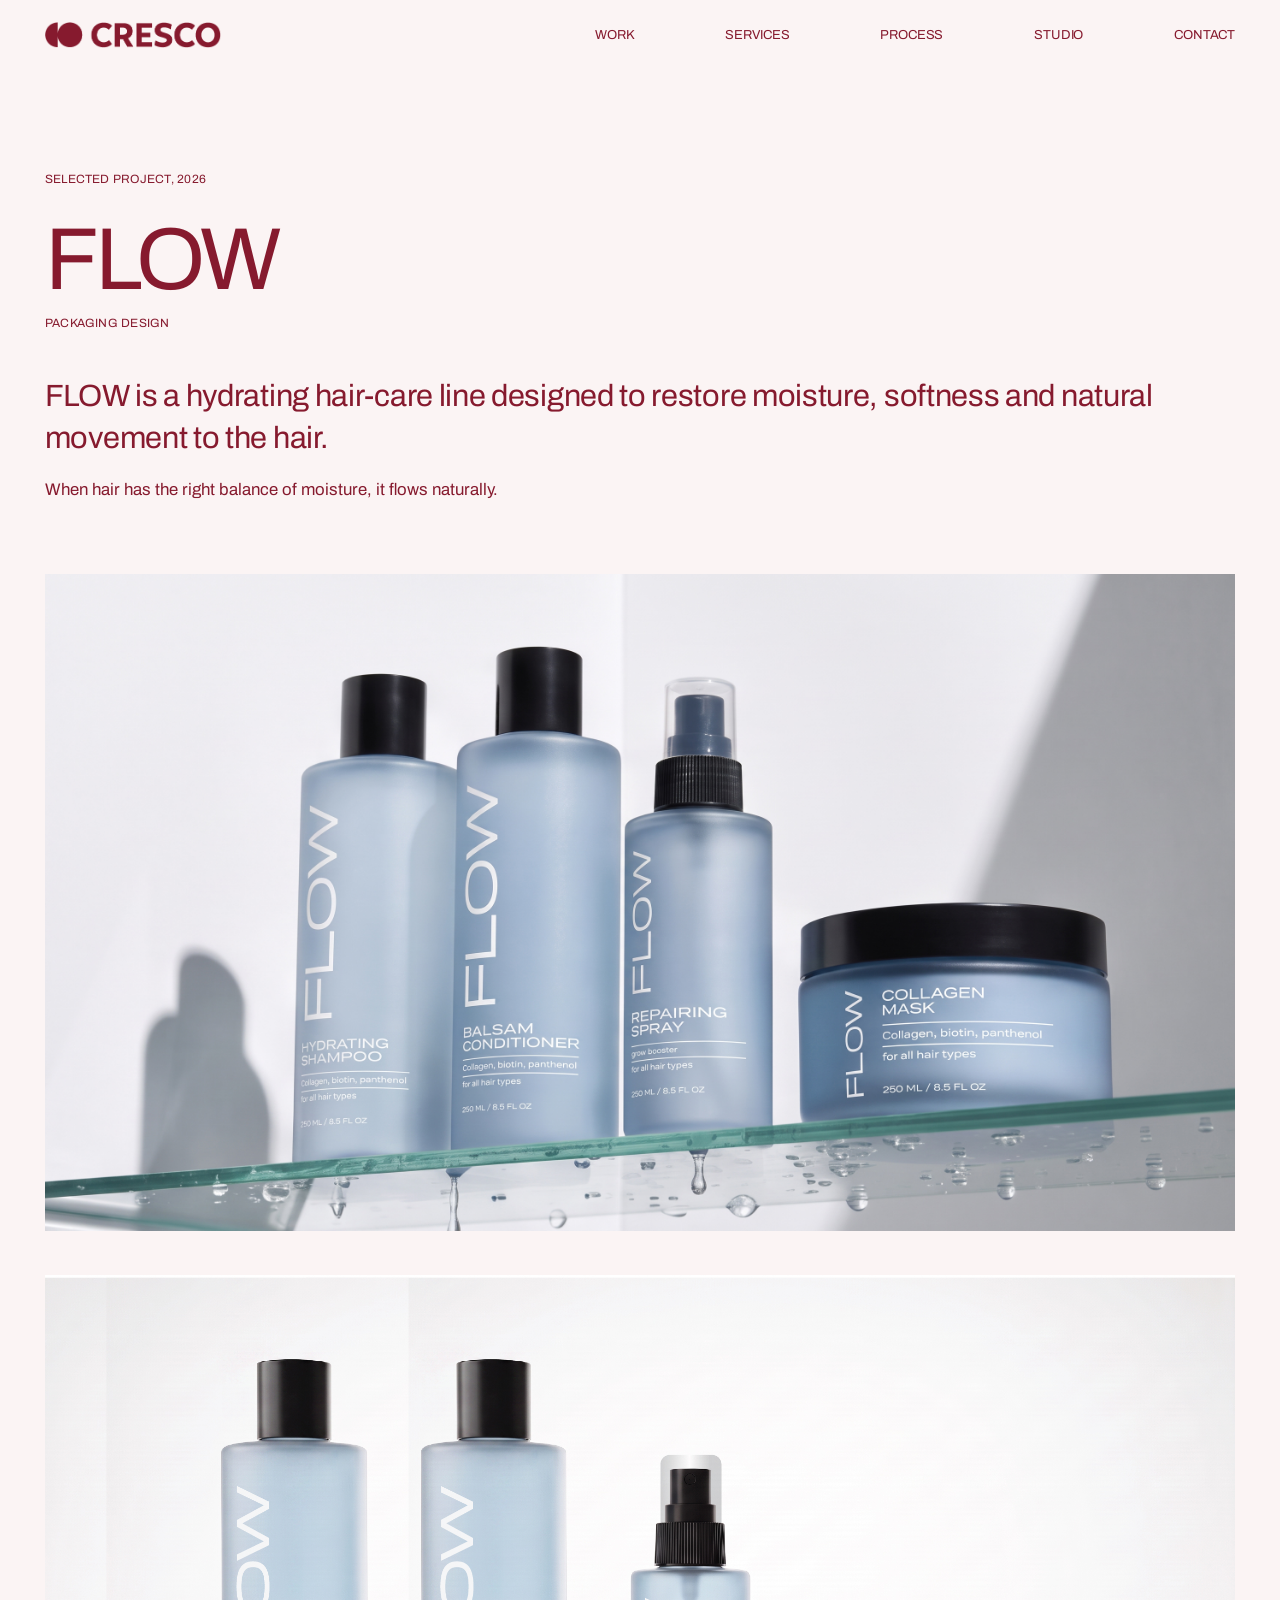
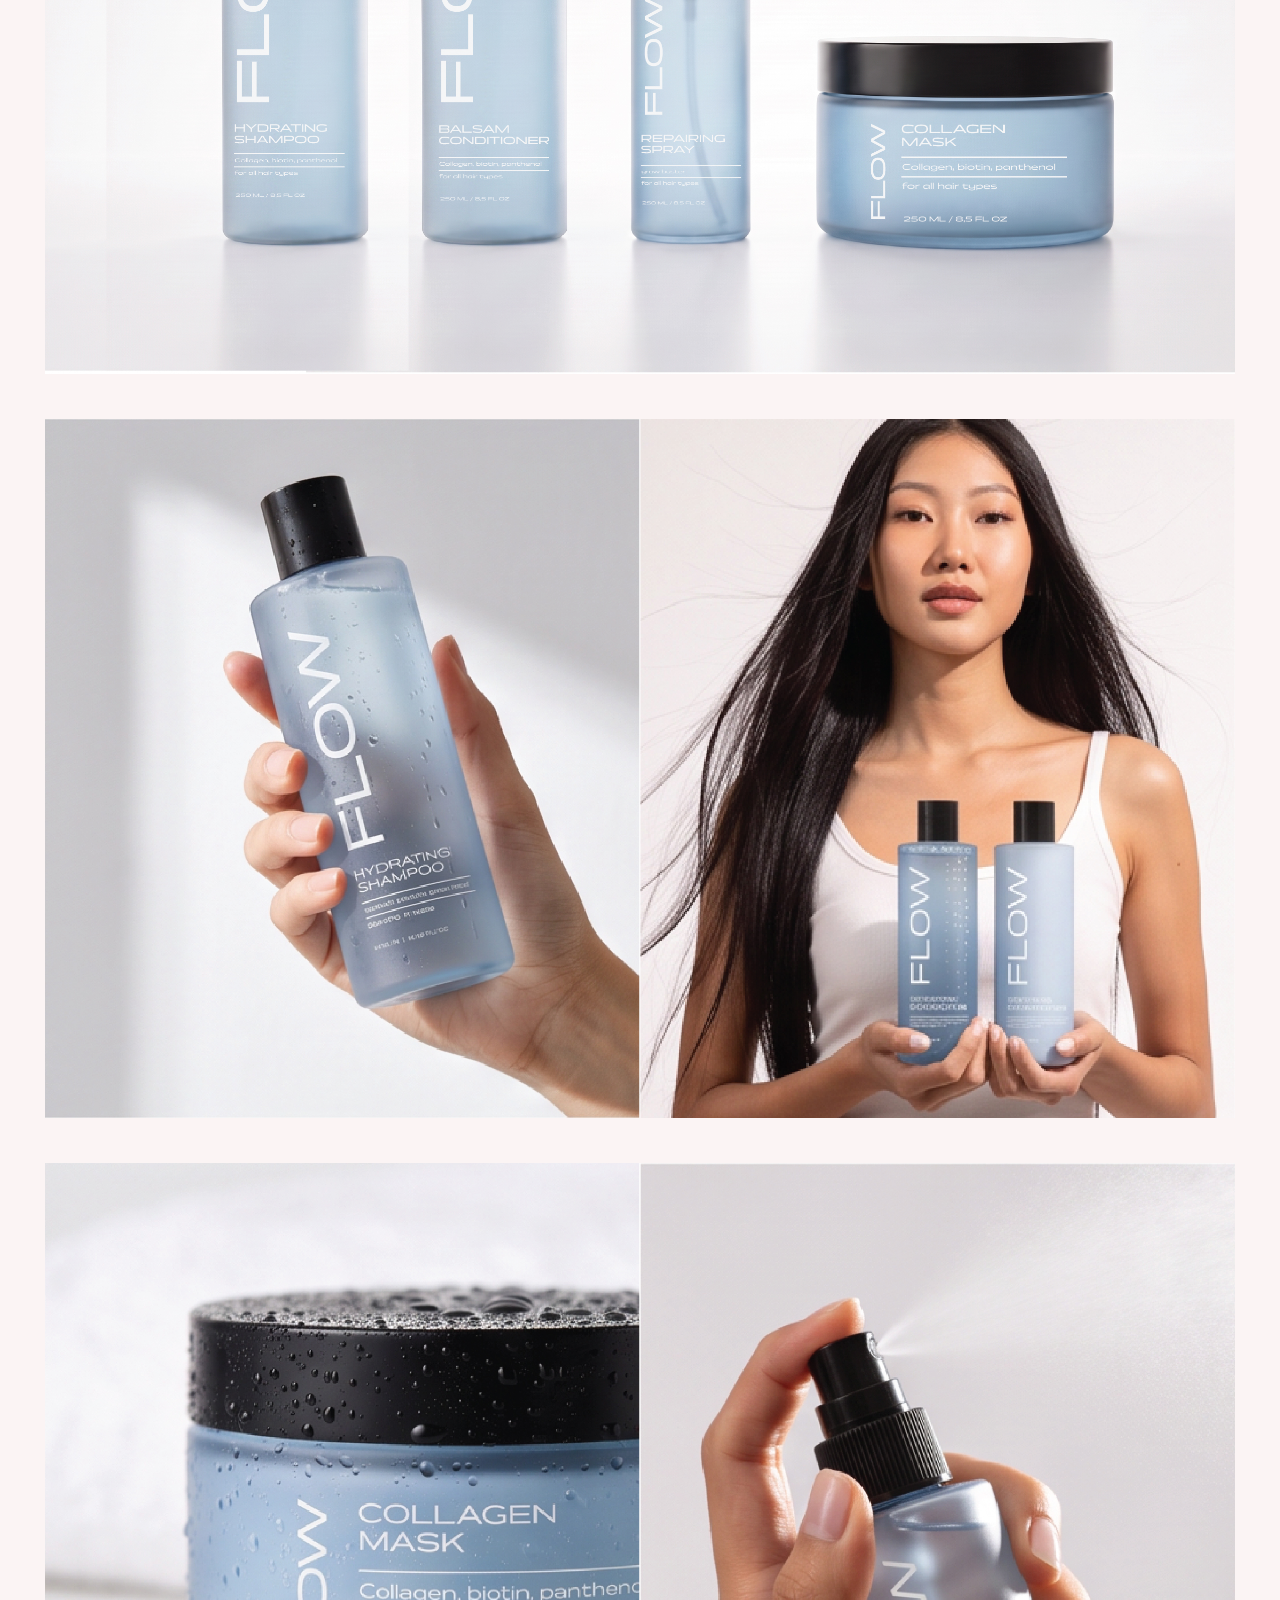
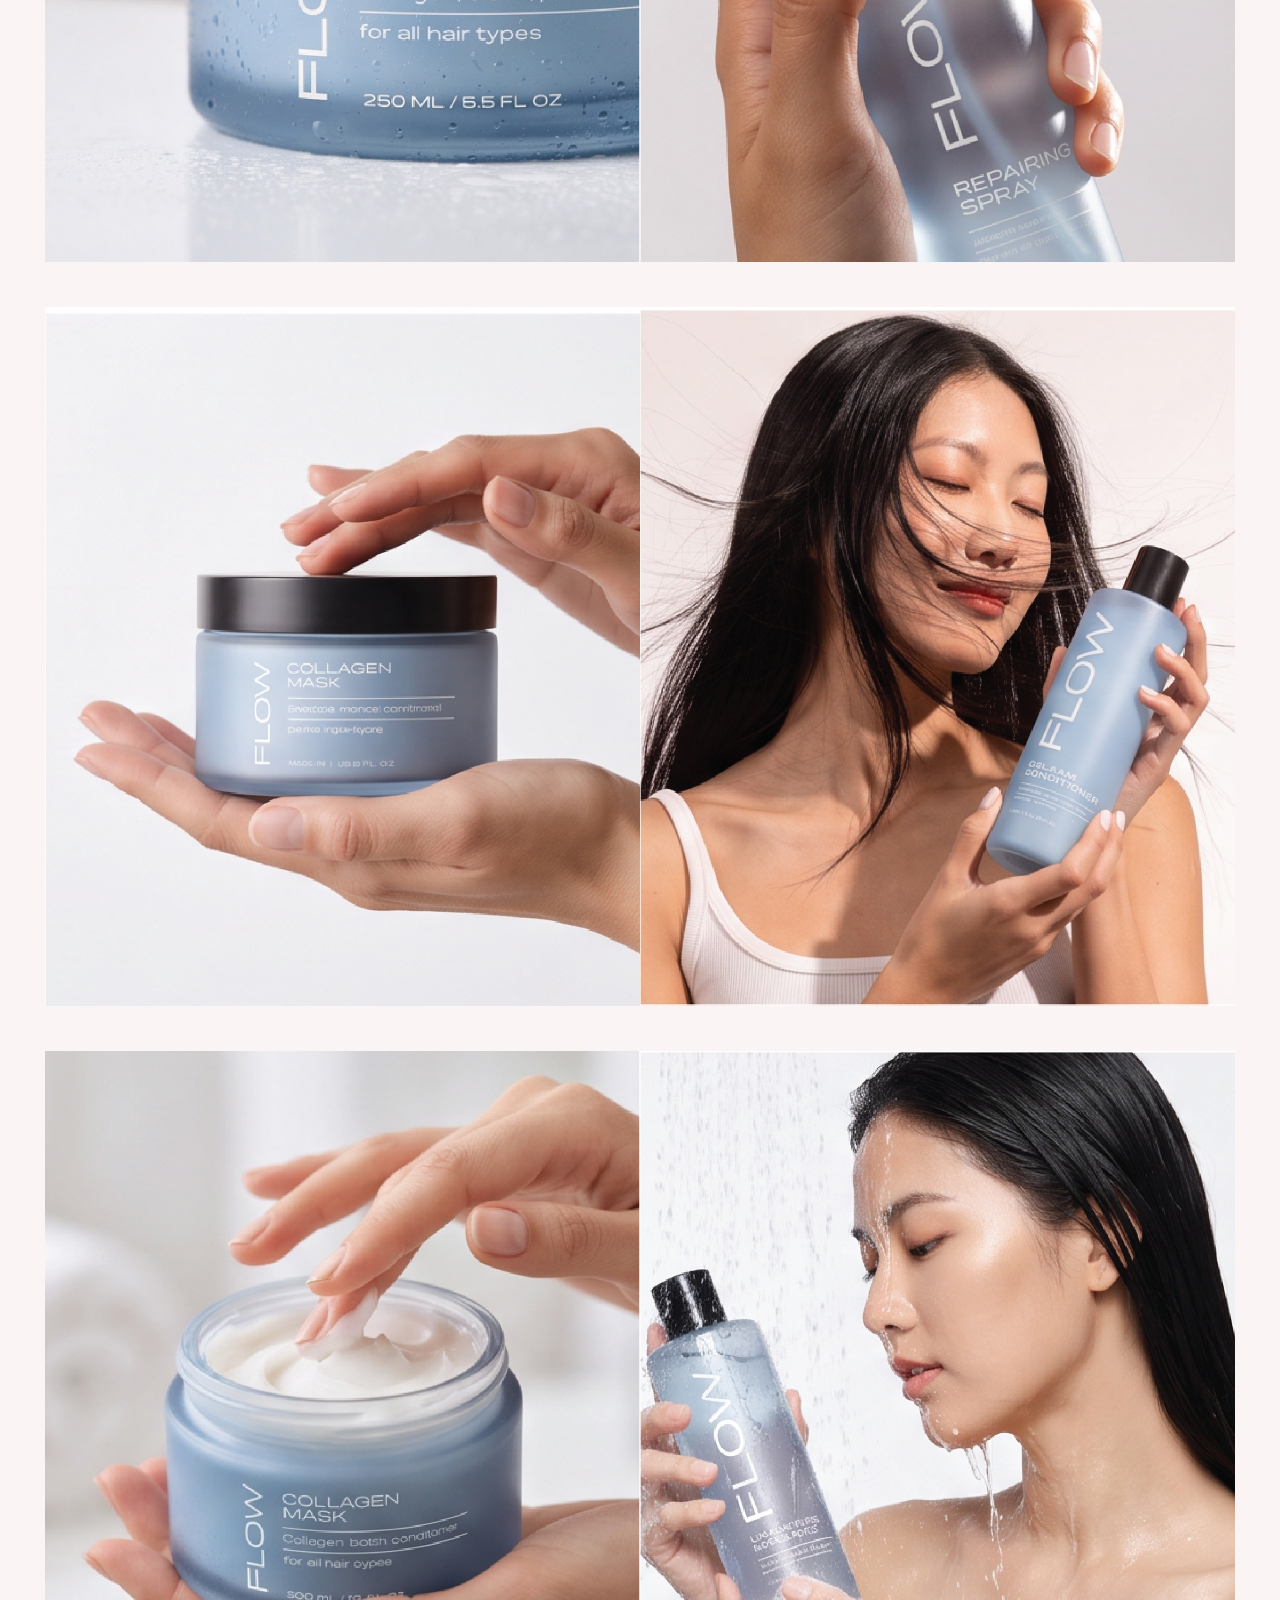
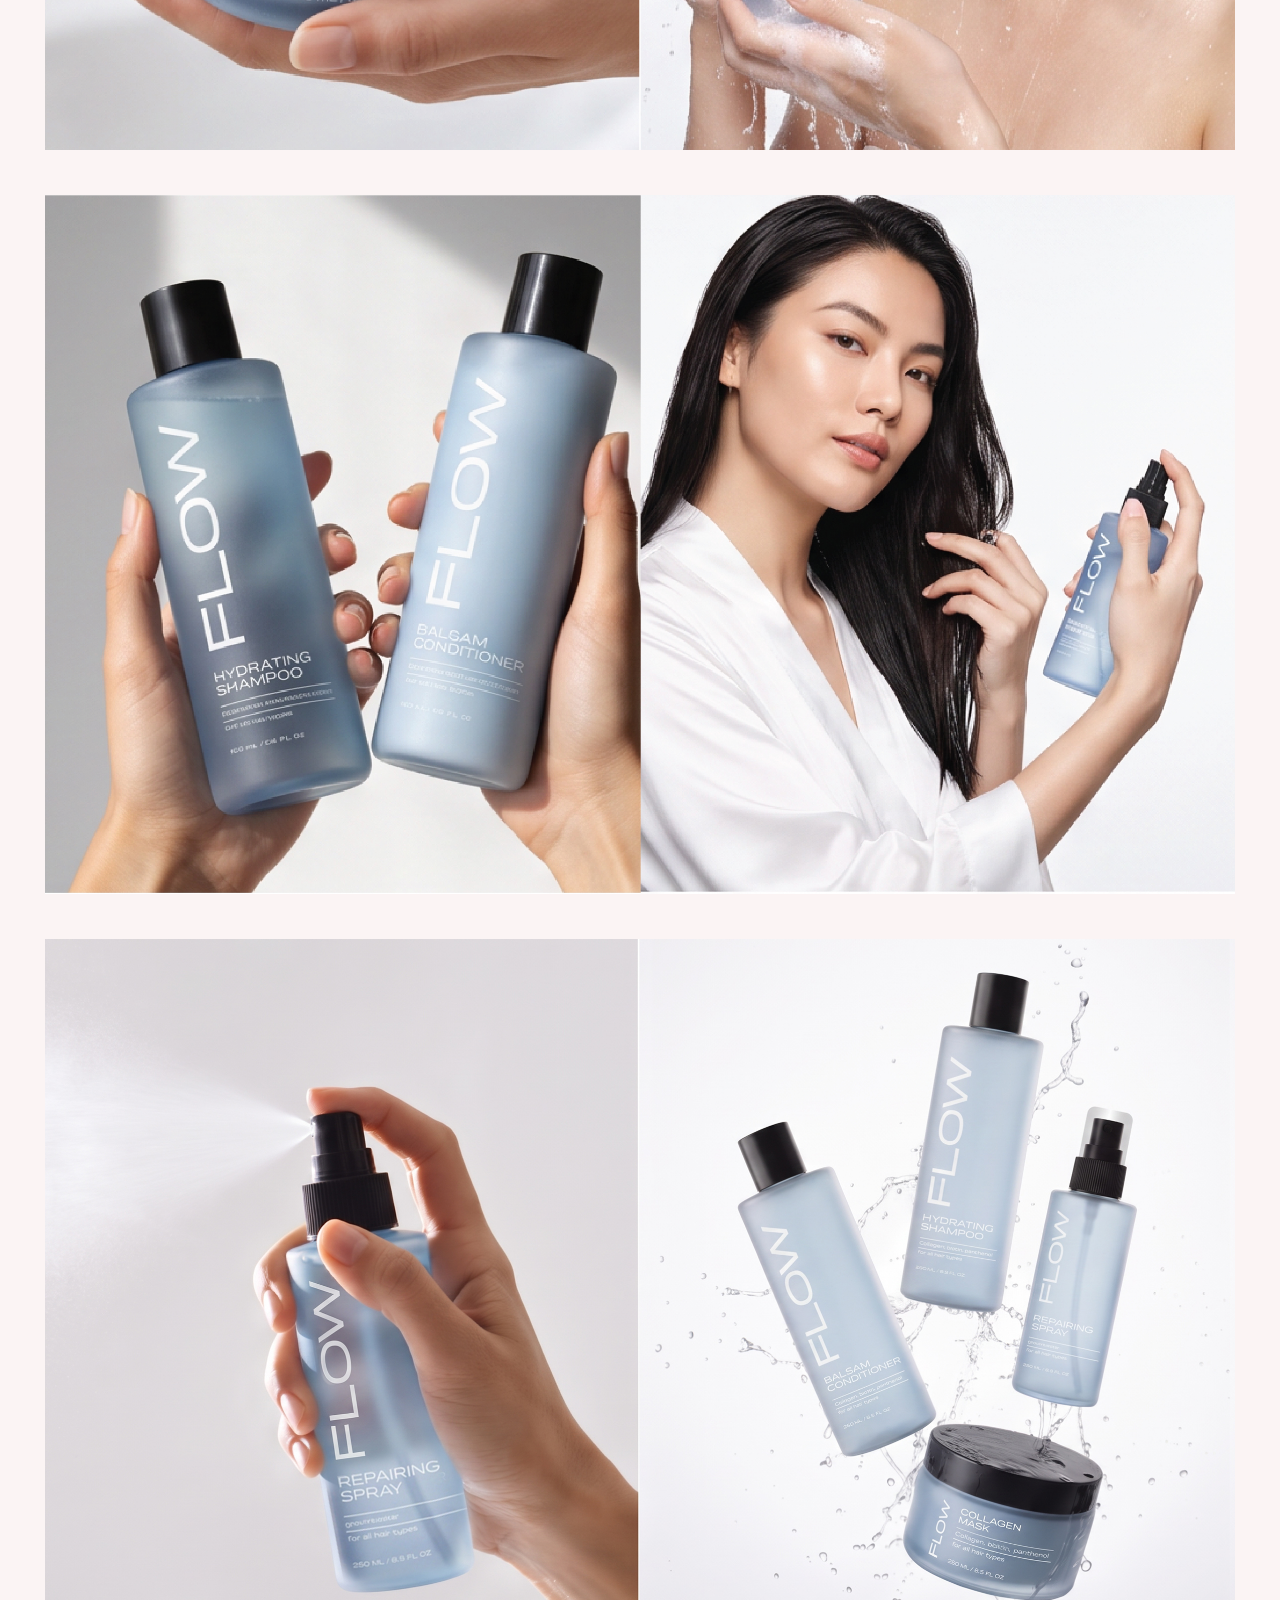
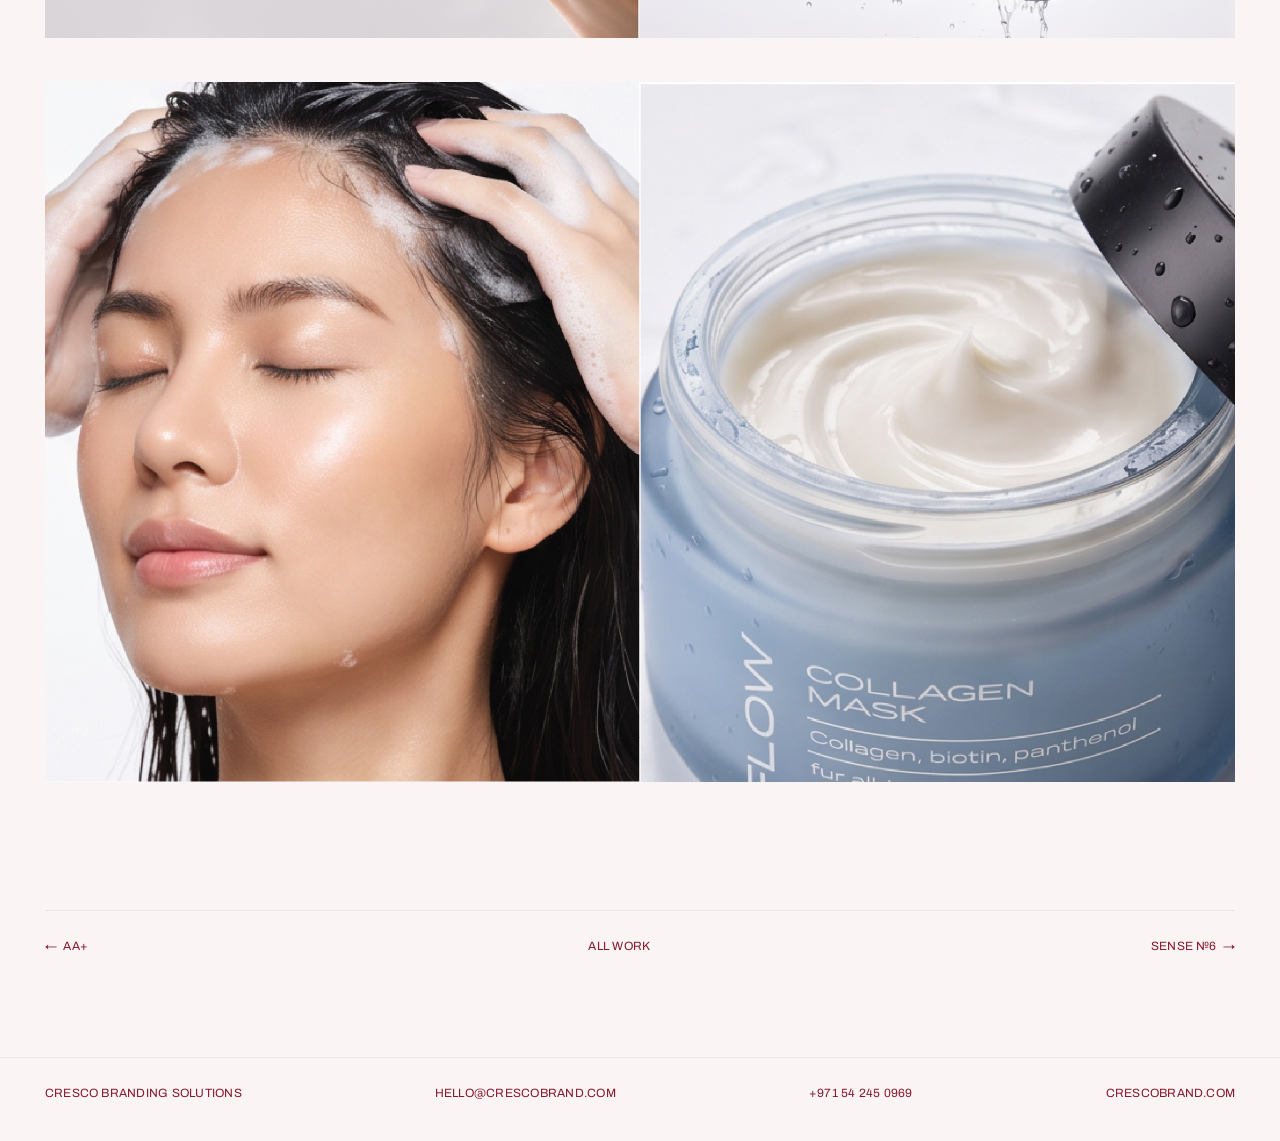
<file: work/flow.html>
<!doctype html>
<html lang="en">
<head>
<meta charset="utf-8">
<meta name="viewport" content="width=device-width, initial-scale=1">
<title>Flow | Packaging Design | Cresco Branding Solutions</title>
<meta name="description" content="Flow packaging design designed by Cresco Branding Solutions.">
<meta property="og:title" content="Flow | Packaging Design | Cresco Branding Solutions">
<meta property="og:description" content="Flow packaging design designed by Cresco Branding Solutions.">
<meta property="og:type" content="website">
<meta property="og:image" content="../images/work/flow/01.jpg">
<link rel="icon" type="image/png" href="../images/favicon.png">
<link rel="preconnect" href="https://fonts.googleapis.com">
<link rel="preconnect" href="https://fonts.gstatic.com" crossorigin>
<link rel="stylesheet" href="https://fonts.googleapis.com/css2?family=Archivo:wght@400&display=swap">
<link rel="stylesheet" href="../css/style.css">
<script>document.documentElement.classList.add('js');</script>
</head>
<body>
<header class="nav">
  <a class="nav__logo" href="../index.html" aria-label="Cresco Branding Solutions, home">
    <img src="../images/logo-cresco.png" alt="Cresco" width="407" height="60">
  </a>
  <nav class="nav__links" aria-label="Primary">
      <a href="../index.html" aria-current="page">Work</a>
      <a href="../services.html">Services</a>
      <a href="../process.html">Process</a>
      <a href="../studio.html">Studio</a>
      <a href="../contact.html">Contact</a>
  </nav>
  <button class="nav__toggle" type="button" aria-expanded="false" aria-controls="menu">Menu</button>
</header>

<div class="nav__overlay" id="menu">
    <a href="../index.html">Work</a>
    <a href="../services.html">Services</a>
    <a href="../process.html">Process</a>
    <a href="../studio.html">Studio</a>
    <a href="../contact.html">Contact</a>
</div>

<main>
  <section class="wrap project-head">
    <p class="meta muted reveal">Selected project, 2026</p>
    <h1 class="display reveal" style="margin-top:.35em">Flow</h1>
    <p class="meta project-head__category reveal">Packaging Design</p>
  </section>

  <section class="wrap">
    <p class="project-lead measure-wide reveal">FLOW is a hydrating hair-care line designed to restore moisture, softness and natural movement to the hair.</p>
    <p class="project-body measure reveal" style="margin-top:1.1em">When hair has the right balance of moisture, it flows naturally.</p>
  </section>

  <section class="wrap">
    <div class="project-figures">
      <div class="fig fig--full reveal"><img src="../images/work/flow/01.jpg" alt="Flow hair care packaging" loading="lazy"></div>
      <div class="fig fig--full reveal"><img src="../images/work/flow/02.jpg" alt="Flow hair care packaging" loading="lazy"></div>
      <div class="fig fig--full reveal"><img src="../images/work/flow/03.jpg" alt="Flow hair care packaging" loading="lazy"></div>
      <div class="fig fig--full reveal"><img src="../images/work/flow/04.jpg" alt="Flow hair care packaging" loading="lazy"></div>
      <div class="fig fig--full reveal"><img src="../images/work/flow/05.jpg" alt="Flow hair care packaging" loading="lazy"></div>
      <div class="fig fig--full reveal"><img src="../images/work/flow/06.jpg" alt="Flow hair care packaging" loading="lazy"></div>
      <div class="fig fig--full reveal"><img src="../images/work/flow/07.jpg" alt="Flow hair care packaging" loading="lazy"></div>
      <div class="fig fig--full reveal"><img src="../images/work/flow/08.jpg" alt="Flow hair care packaging" loading="lazy"></div>
      <div class="fig fig--full reveal"><img src="../images/work/flow/09.jpg" alt="Flow hair care packaging" loading="lazy"></div>
    </div>
  </section>

  <section class="wrap">
    <nav class="pager meta" aria-label="Projects">
      <a href="aa-plus.html">&#8592;&ensp;AA+</a>
      <a href="../index.html">All work</a>
      <a href="sense.html">Sense &#8470;6&ensp;&#8594;</a>
    </nav>
  </section>
</main>

<footer class="footer">
  <div class="footer__inner meta">
    <span>Cresco Branding Solutions</span>
    <a href="mailto:hello@crescobrand.com">hello@crescobrand.com</a>
    <a href="https://wa.me/971542450969" rel="noopener">+971 54 245 0969</a>
    <a href="https://crescobrand.com" rel="noopener">crescobrand.com</a>
  </div>
</footer>

<script src="../js/main.js"></script>
</body>
</html>
</file>
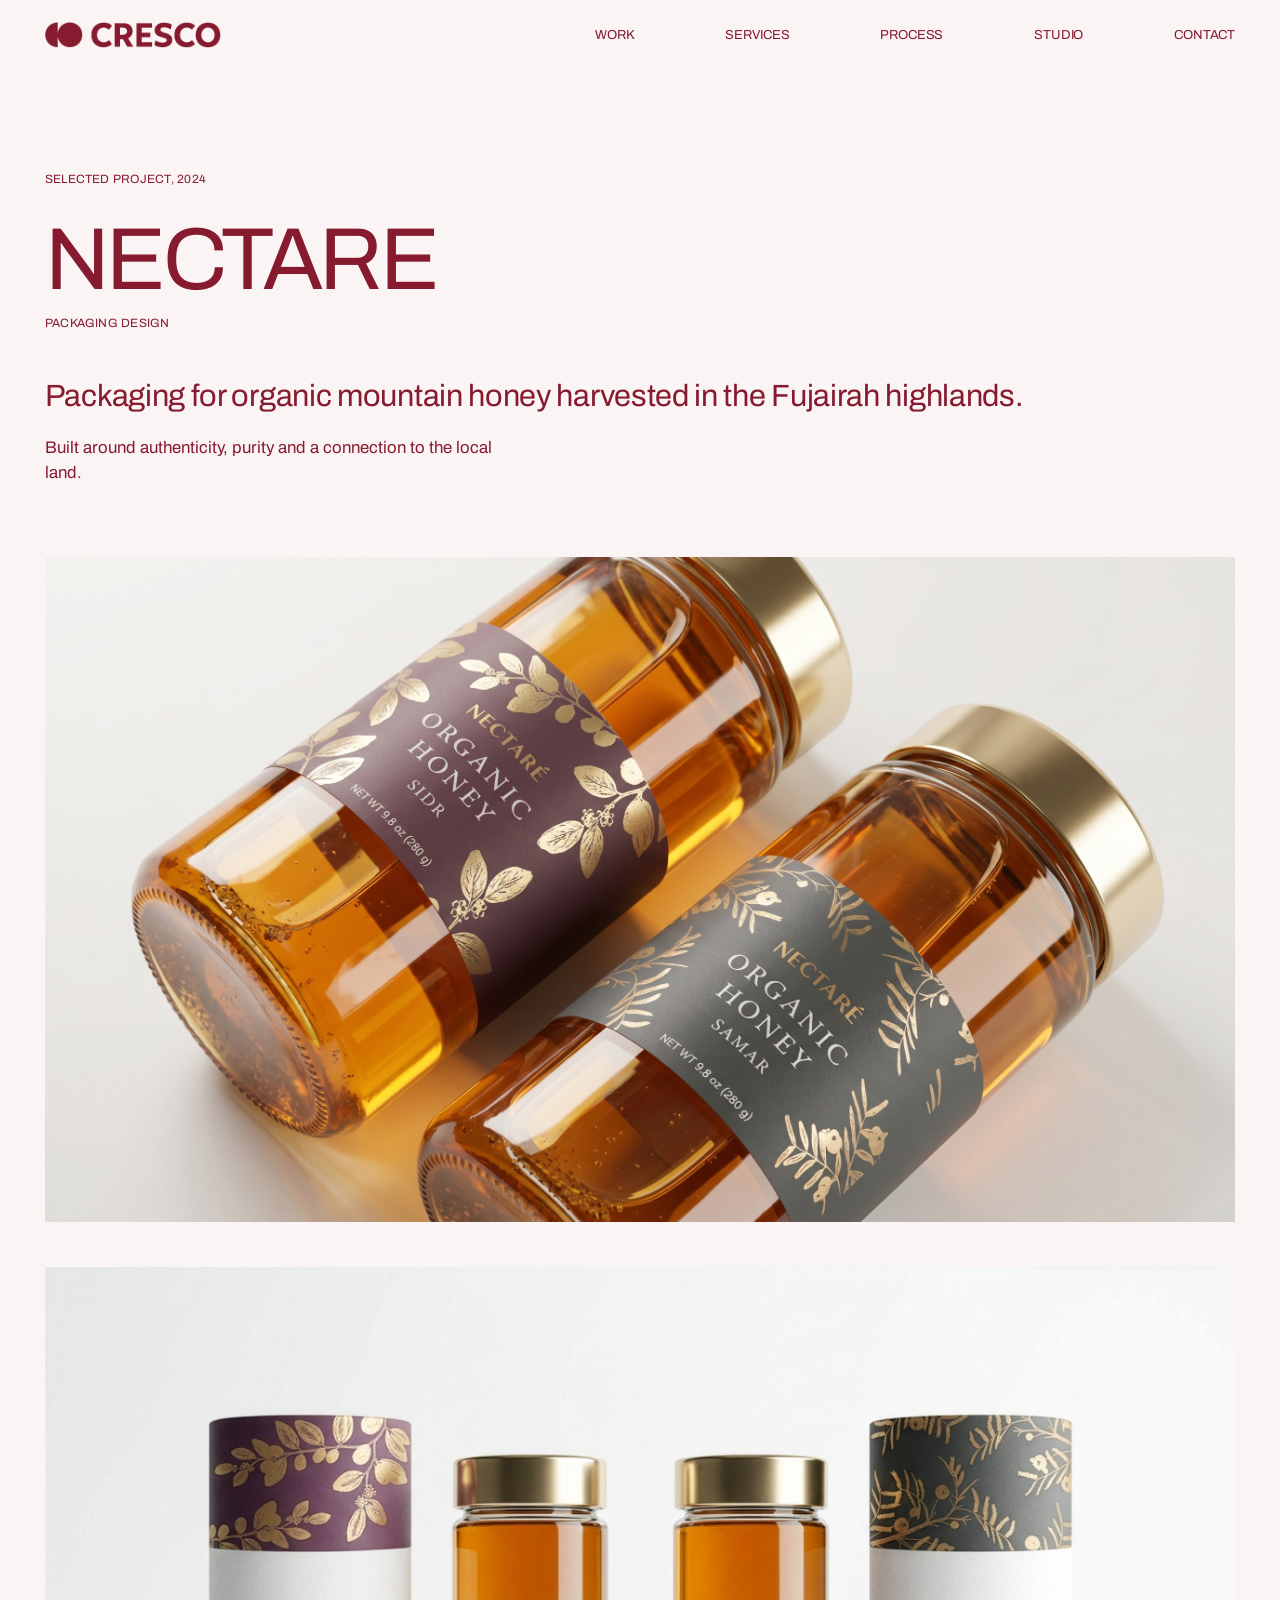
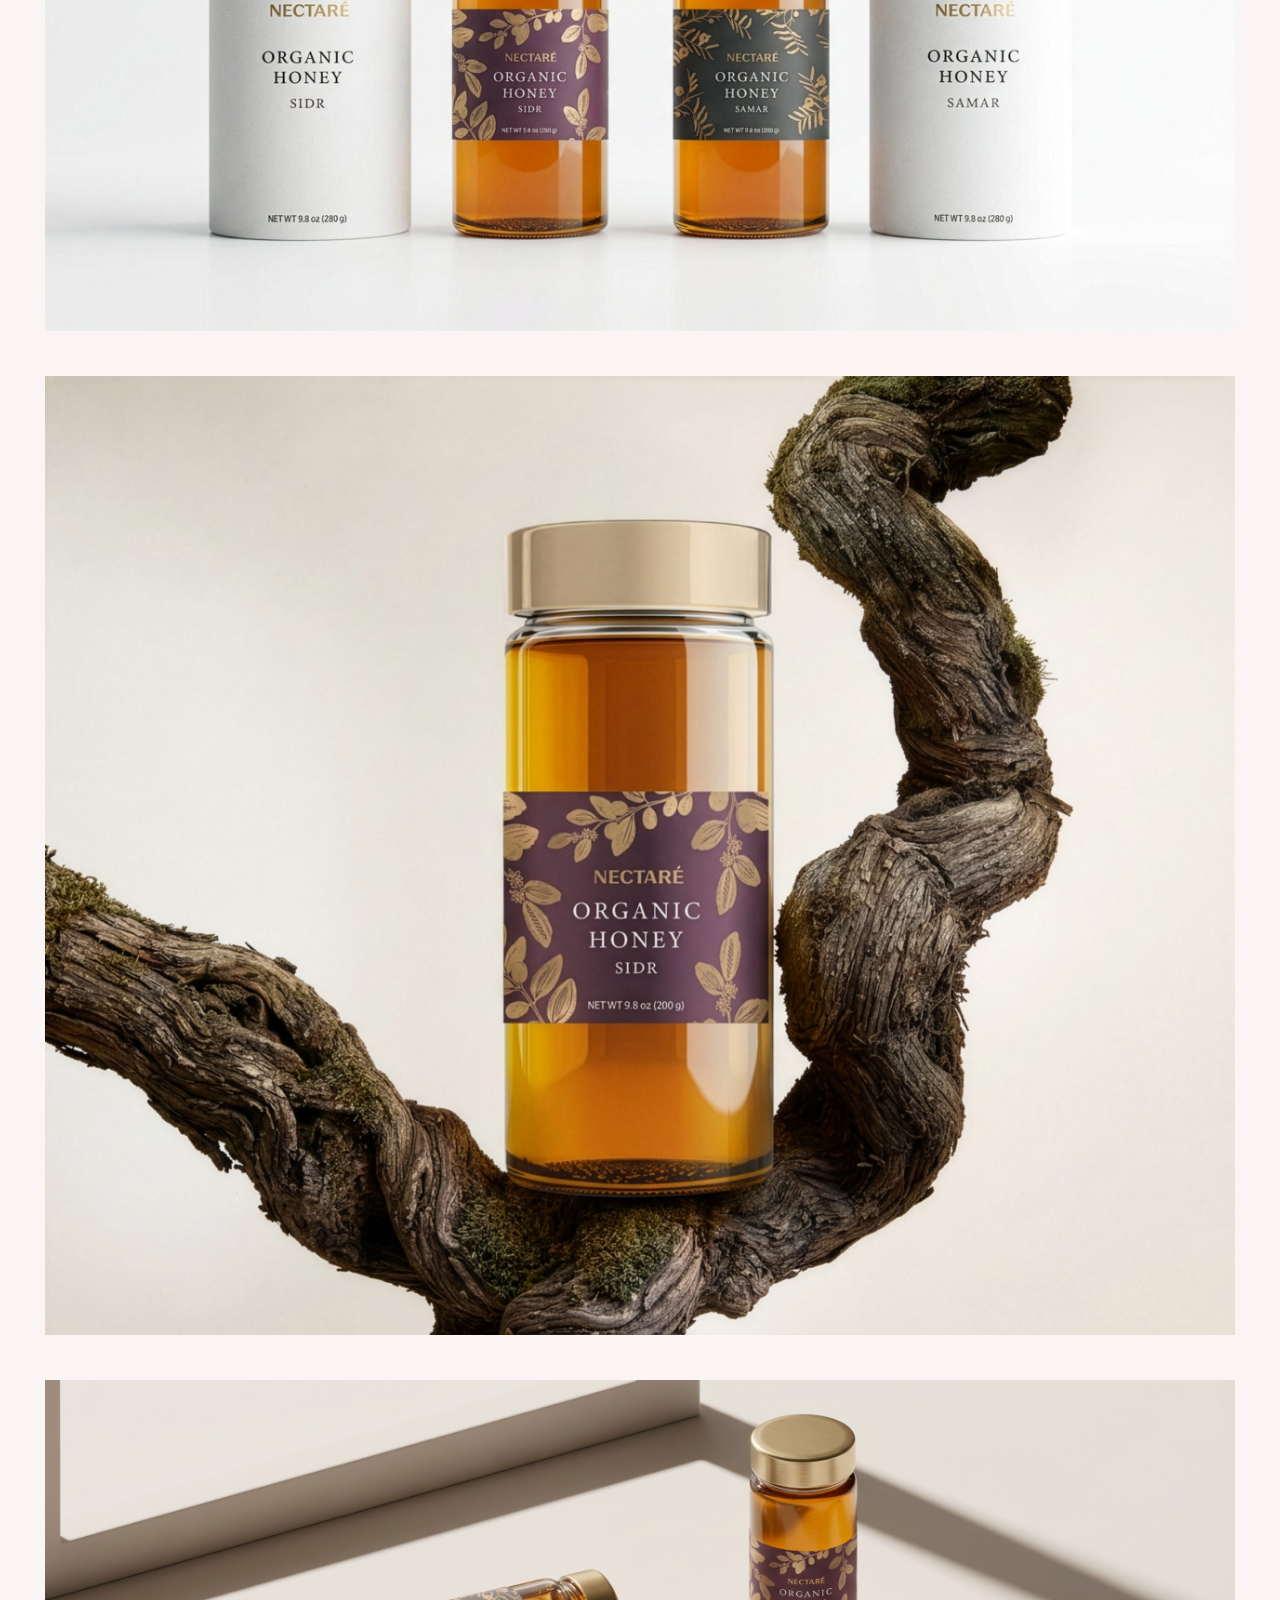
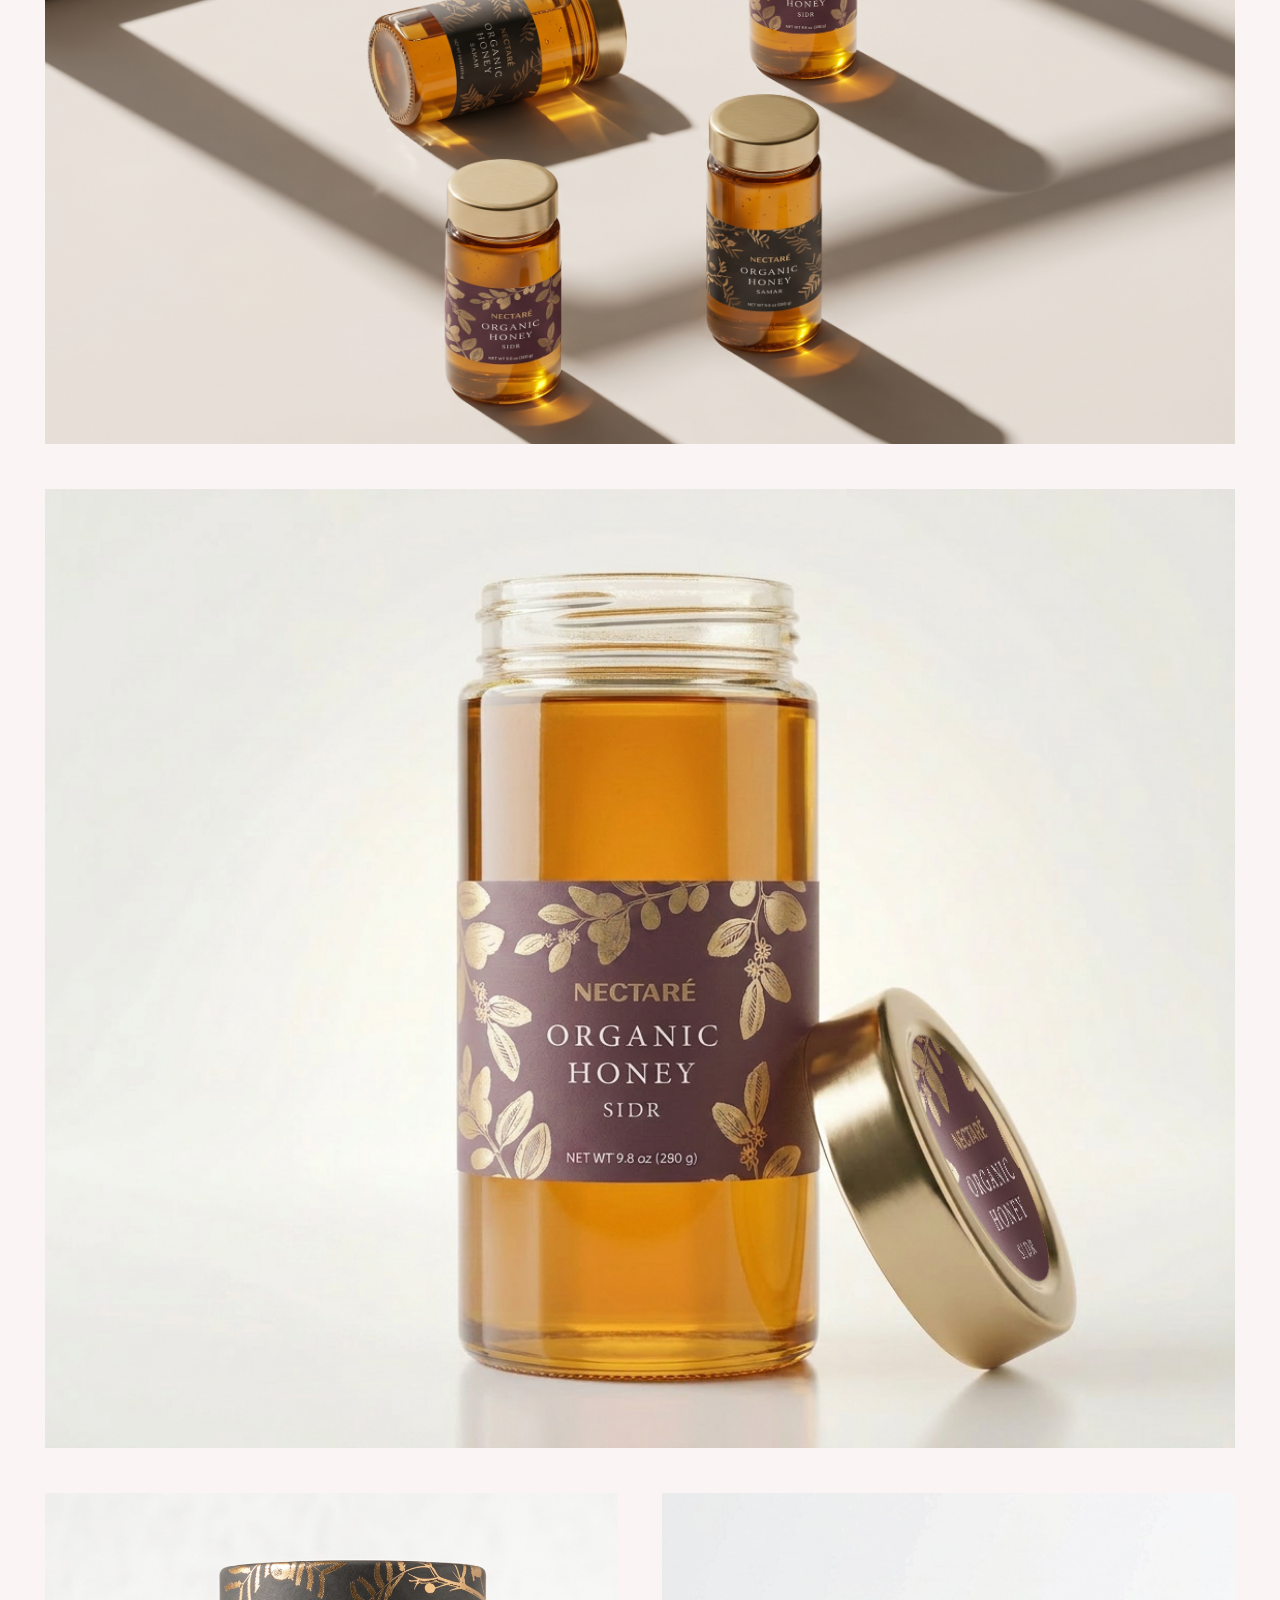
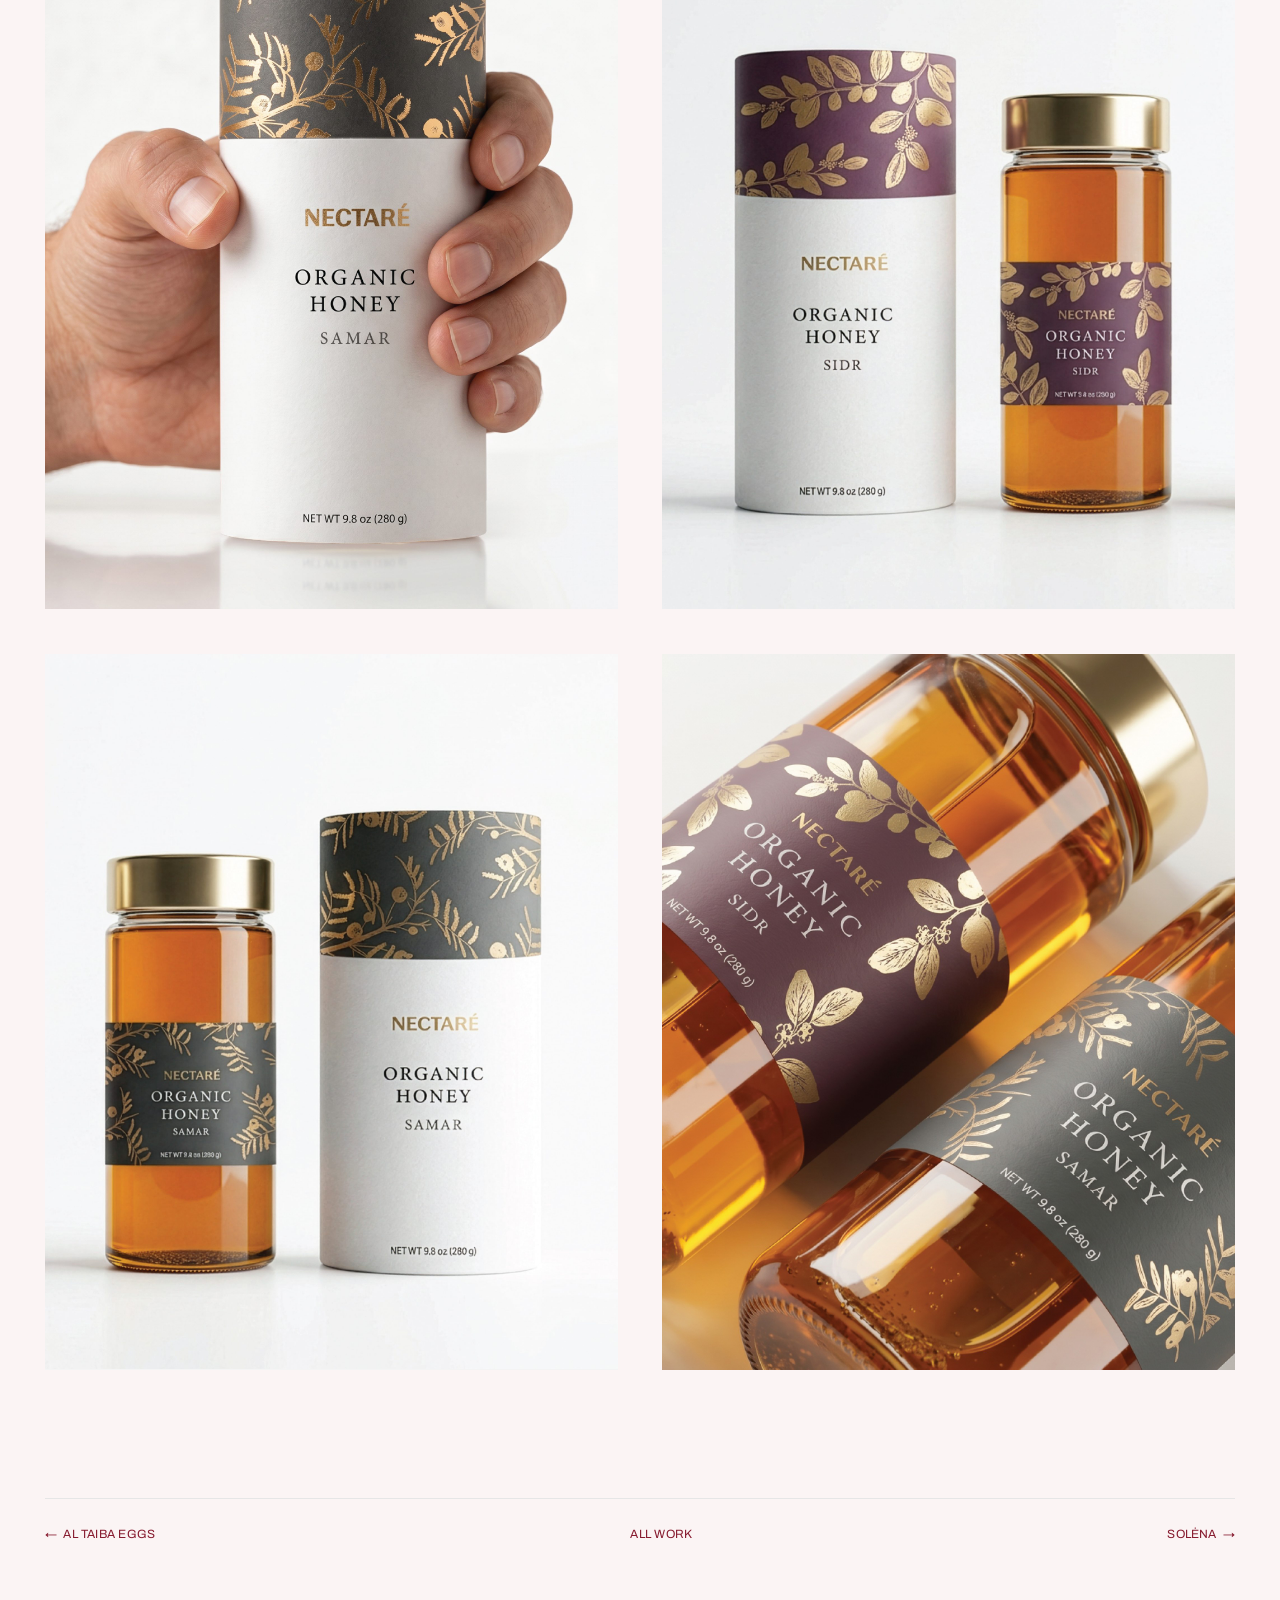
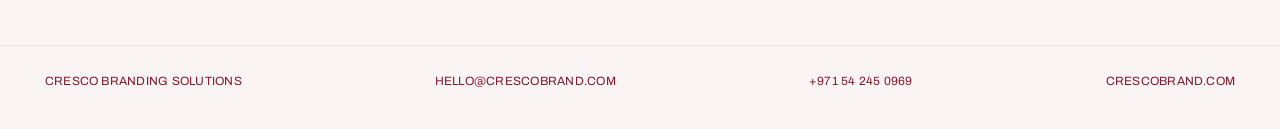
<file: work/nectare.html>
<!doctype html>
<html lang="en">
<head>
<meta charset="utf-8">
<meta name="viewport" content="width=device-width, initial-scale=1">
<title>Nectare | Packaging Design | Cresco Branding Solutions</title>
<meta name="description" content="Nectare packaging design designed by Cresco Branding Solutions.">
<meta property="og:title" content="Nectare | Packaging Design | Cresco Branding Solutions">
<meta property="og:description" content="Nectare packaging design designed by Cresco Branding Solutions.">
<meta property="og:type" content="website">
<meta property="og:image" content="../images/work/nectare/01.jpg">
<link rel="icon" type="image/png" href="../images/favicon.png">
<link rel="preconnect" href="https://fonts.googleapis.com">
<link rel="preconnect" href="https://fonts.gstatic.com" crossorigin>
<link rel="stylesheet" href="https://fonts.googleapis.com/css2?family=Archivo:wght@400&display=swap">
<link rel="stylesheet" href="../css/style.css">
<script>document.documentElement.classList.add('js');</script>
</head>
<body>
<header class="nav">
  <a class="nav__logo" href="../index.html" aria-label="Cresco Branding Solutions, home">
    <img src="../images/logo-cresco.png" alt="Cresco" width="407" height="60">
  </a>
  <nav class="nav__links" aria-label="Primary">
      <a href="../index.html" aria-current="page">Work</a>
      <a href="../services.html">Services</a>
      <a href="../process.html">Process</a>
      <a href="../studio.html">Studio</a>
      <a href="../contact.html">Contact</a>
  </nav>
  <button class="nav__toggle" type="button" aria-expanded="false" aria-controls="menu">Menu</button>
</header>

<div class="nav__overlay" id="menu">
    <a href="../index.html">Work</a>
    <a href="../services.html">Services</a>
    <a href="../process.html">Process</a>
    <a href="../studio.html">Studio</a>
    <a href="../contact.html">Contact</a>
</div>

<main>
  <section class="wrap project-head">
    <p class="meta muted reveal">Selected project, 2024</p>
    <h1 class="display reveal" style="margin-top:.35em">Nectare</h1>
    <p class="meta project-head__category reveal">Packaging Design</p>
  </section>

  <section class="wrap">
    <p class="project-lead measure-wide reveal">Packaging for organic mountain honey harvested in the Fujairah highlands.</p>
    <p class="project-body measure reveal" style="margin-top:1.1em">Built around authenticity, purity and a connection to the local land.</p>
  </section>

  <section class="wrap">
    <div class="project-figures">
      <div class="fig fig--full reveal"><img src="../images/work/nectare/01.jpg" alt="Nectare organic honey packaging" loading="lazy"></div>
      <div class="fig fig--full reveal"><img src="../images/work/nectare/02.jpg" alt="Nectare organic honey packaging" loading="lazy"></div>
      <div class="fig fig--full reveal"><img src="../images/work/nectare/03.jpg" alt="Nectare organic honey packaging" loading="lazy"></div>
      <div class="fig fig--full reveal"><img src="../images/work/nectare/04.jpg" alt="Nectare organic honey packaging" loading="lazy"></div>
      <div class="fig fig--full reveal"><img src="../images/work/nectare/05.jpg" alt="Nectare organic honey packaging" loading="lazy"></div>
      <div class="fig fig--half reveal"><img src="../images/work/nectare/06.jpg" alt="Nectare organic honey packaging" loading="lazy"></div>
      <div class="fig fig--half reveal"><img src="../images/work/nectare/07.jpg" alt="Nectare organic honey packaging" loading="lazy"></div>
      <div class="fig fig--half reveal"><img src="../images/work/nectare/08.jpg" alt="Nectare organic honey packaging" loading="lazy"></div>
      <div class="fig fig--half reveal"><img src="../images/work/nectare/cover.jpg" alt="Nectare organic honey packaging" loading="lazy"></div>
    </div>
  </section>

  <section class="wrap">
    <nav class="pager meta" aria-label="Projects">
      <a href="taiba-eggs.html">&#8592;&ensp;Al Taiba Eggs</a>
      <a href="../index.html">All work</a>
      <a href="solena.html">Solėna&ensp;&#8594;</a>
    </nav>
  </section>
</main>

<footer class="footer">
  <div class="footer__inner meta">
    <span>Cresco Branding Solutions</span>
    <a href="mailto:hello@crescobrand.com">hello@crescobrand.com</a>
    <a href="https://wa.me/971542450969" rel="noopener">+971 54 245 0969</a>
    <a href="https://crescobrand.com" rel="noopener">crescobrand.com</a>
  </div>
</footer>

<script src="../js/main.js"></script>
</body>
</html>
</file>
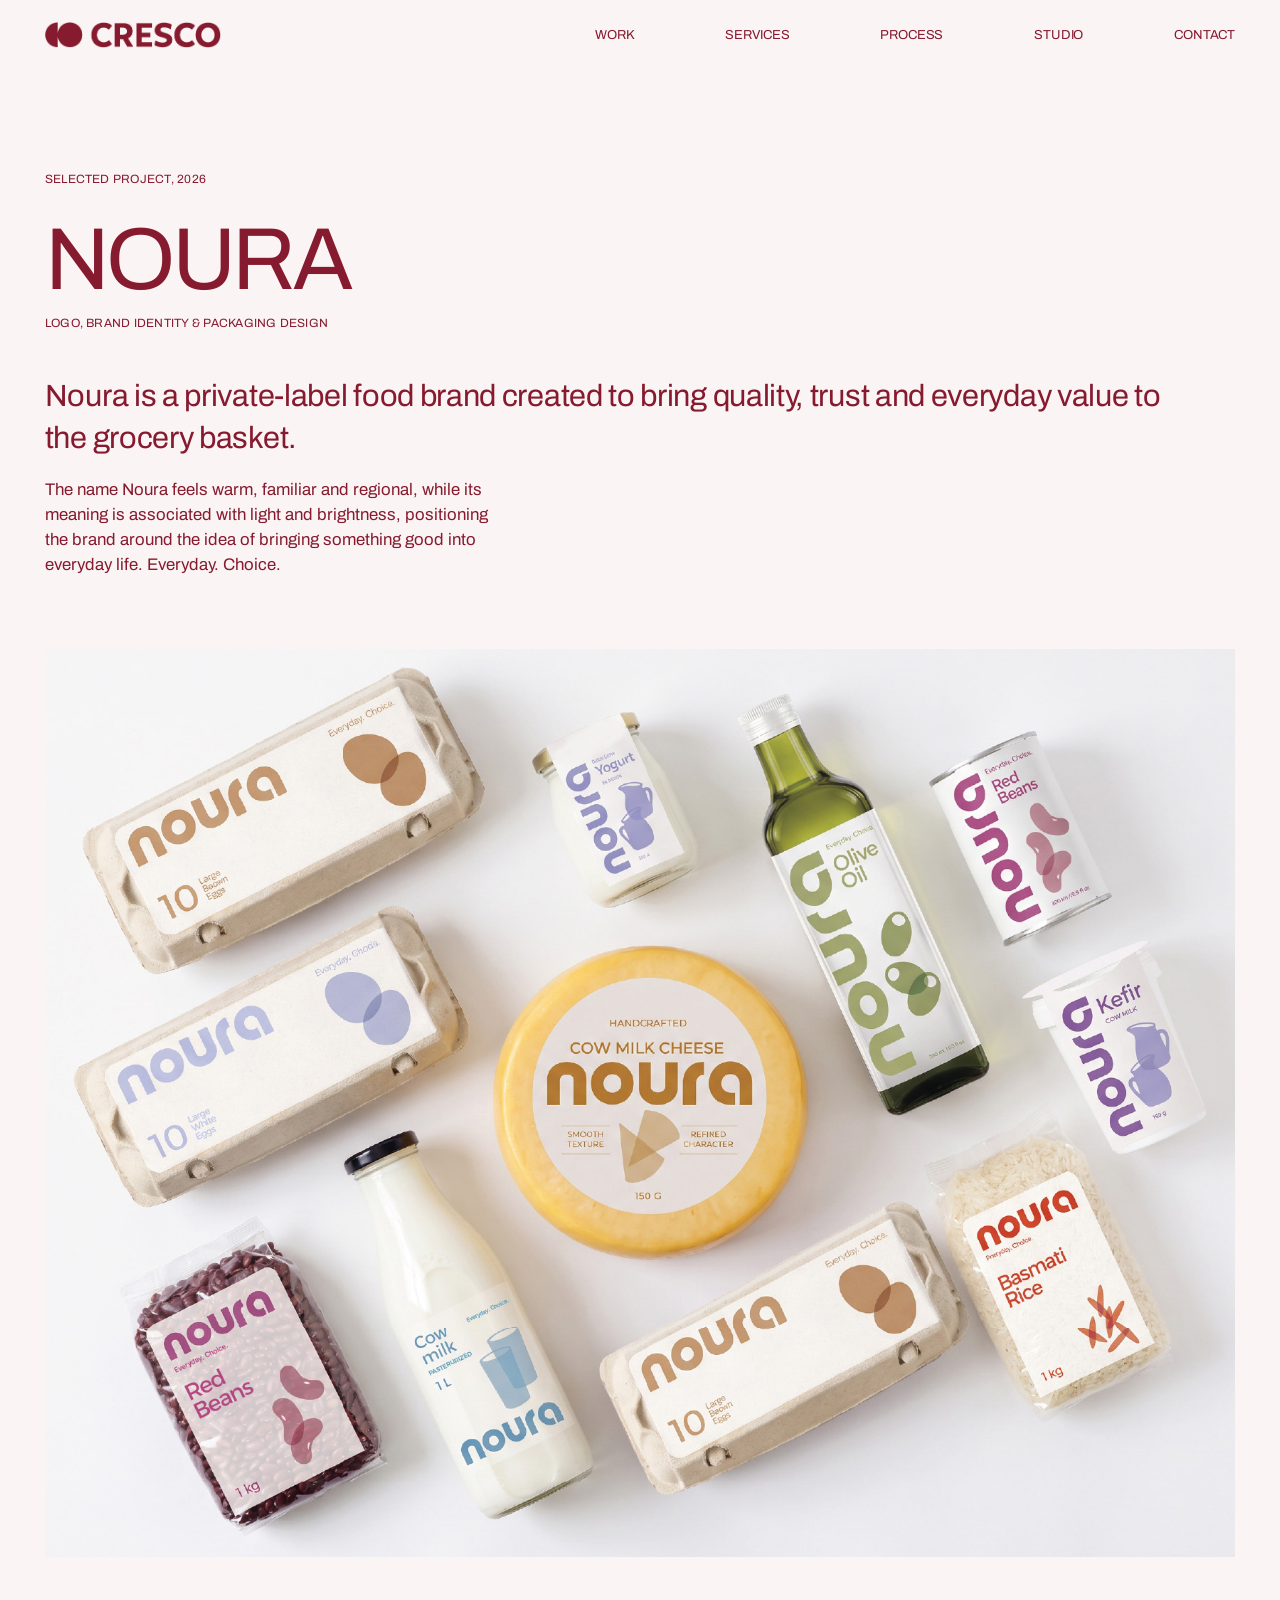
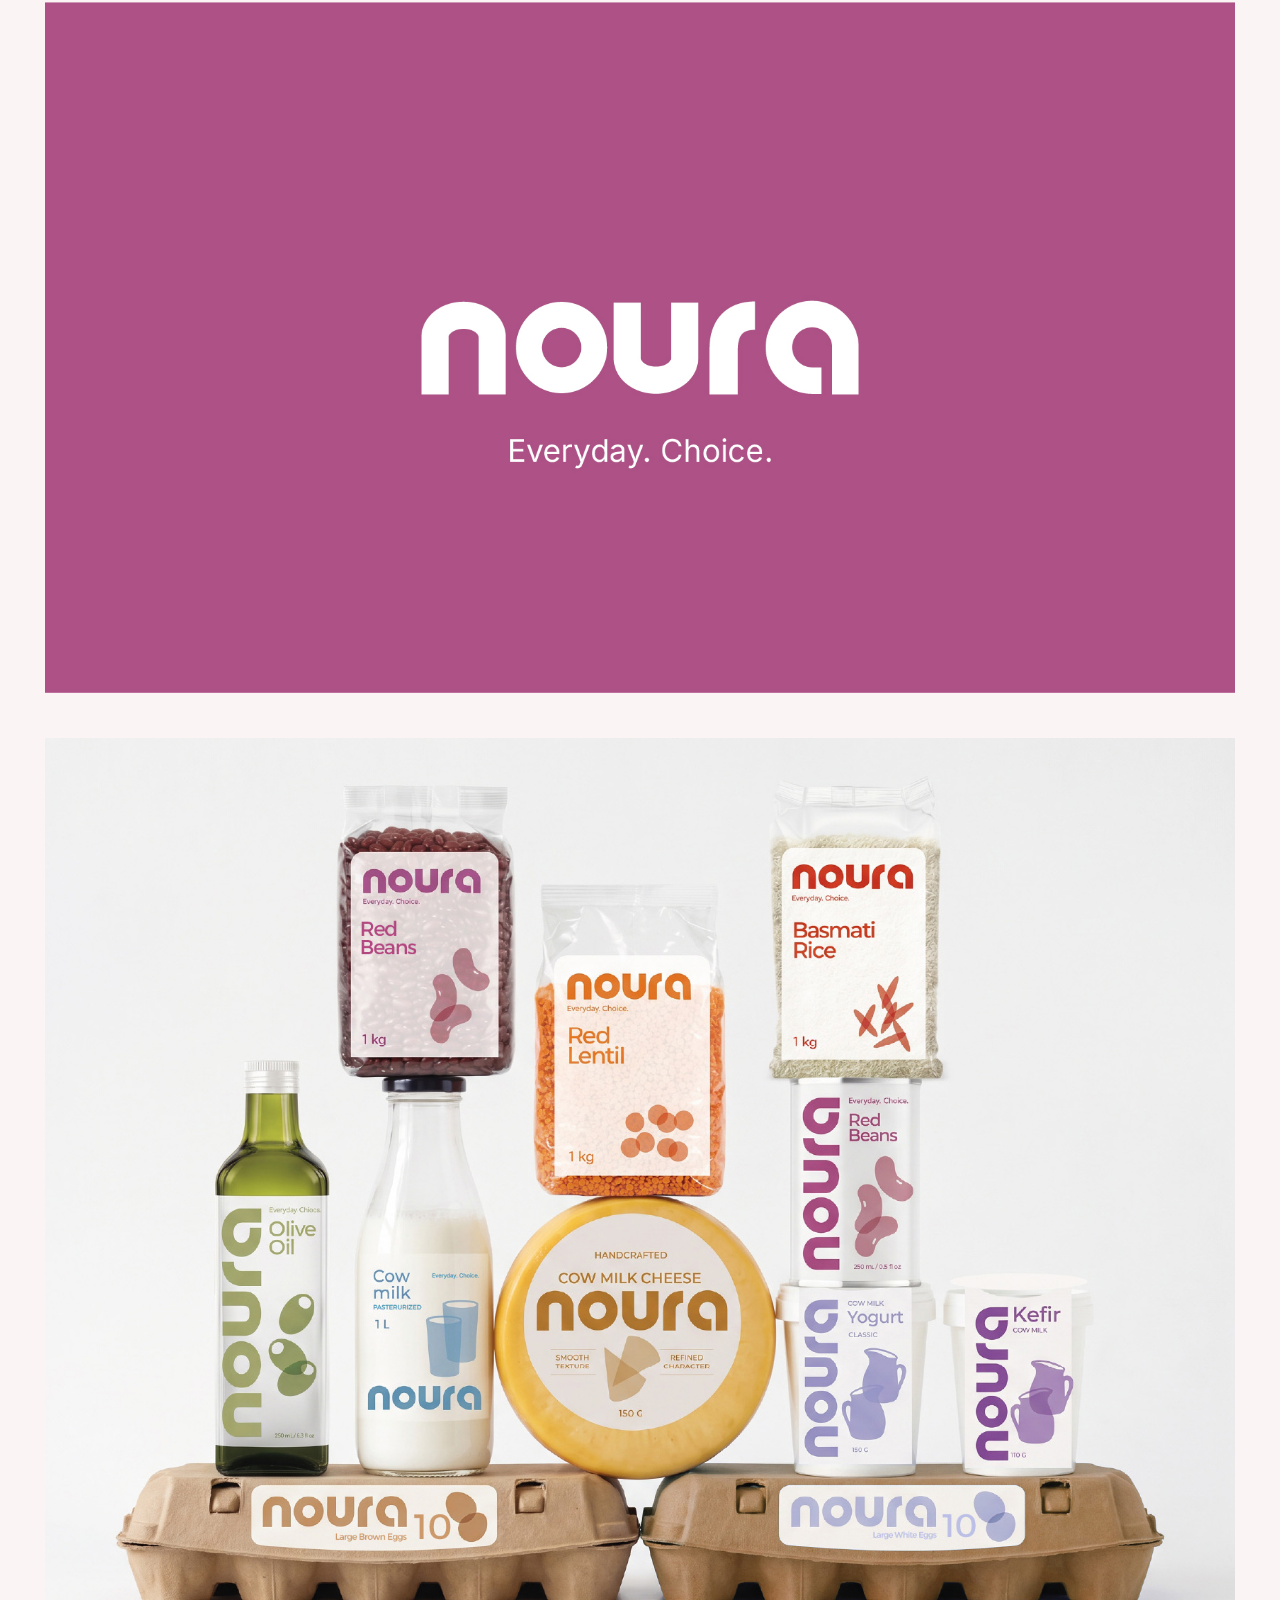
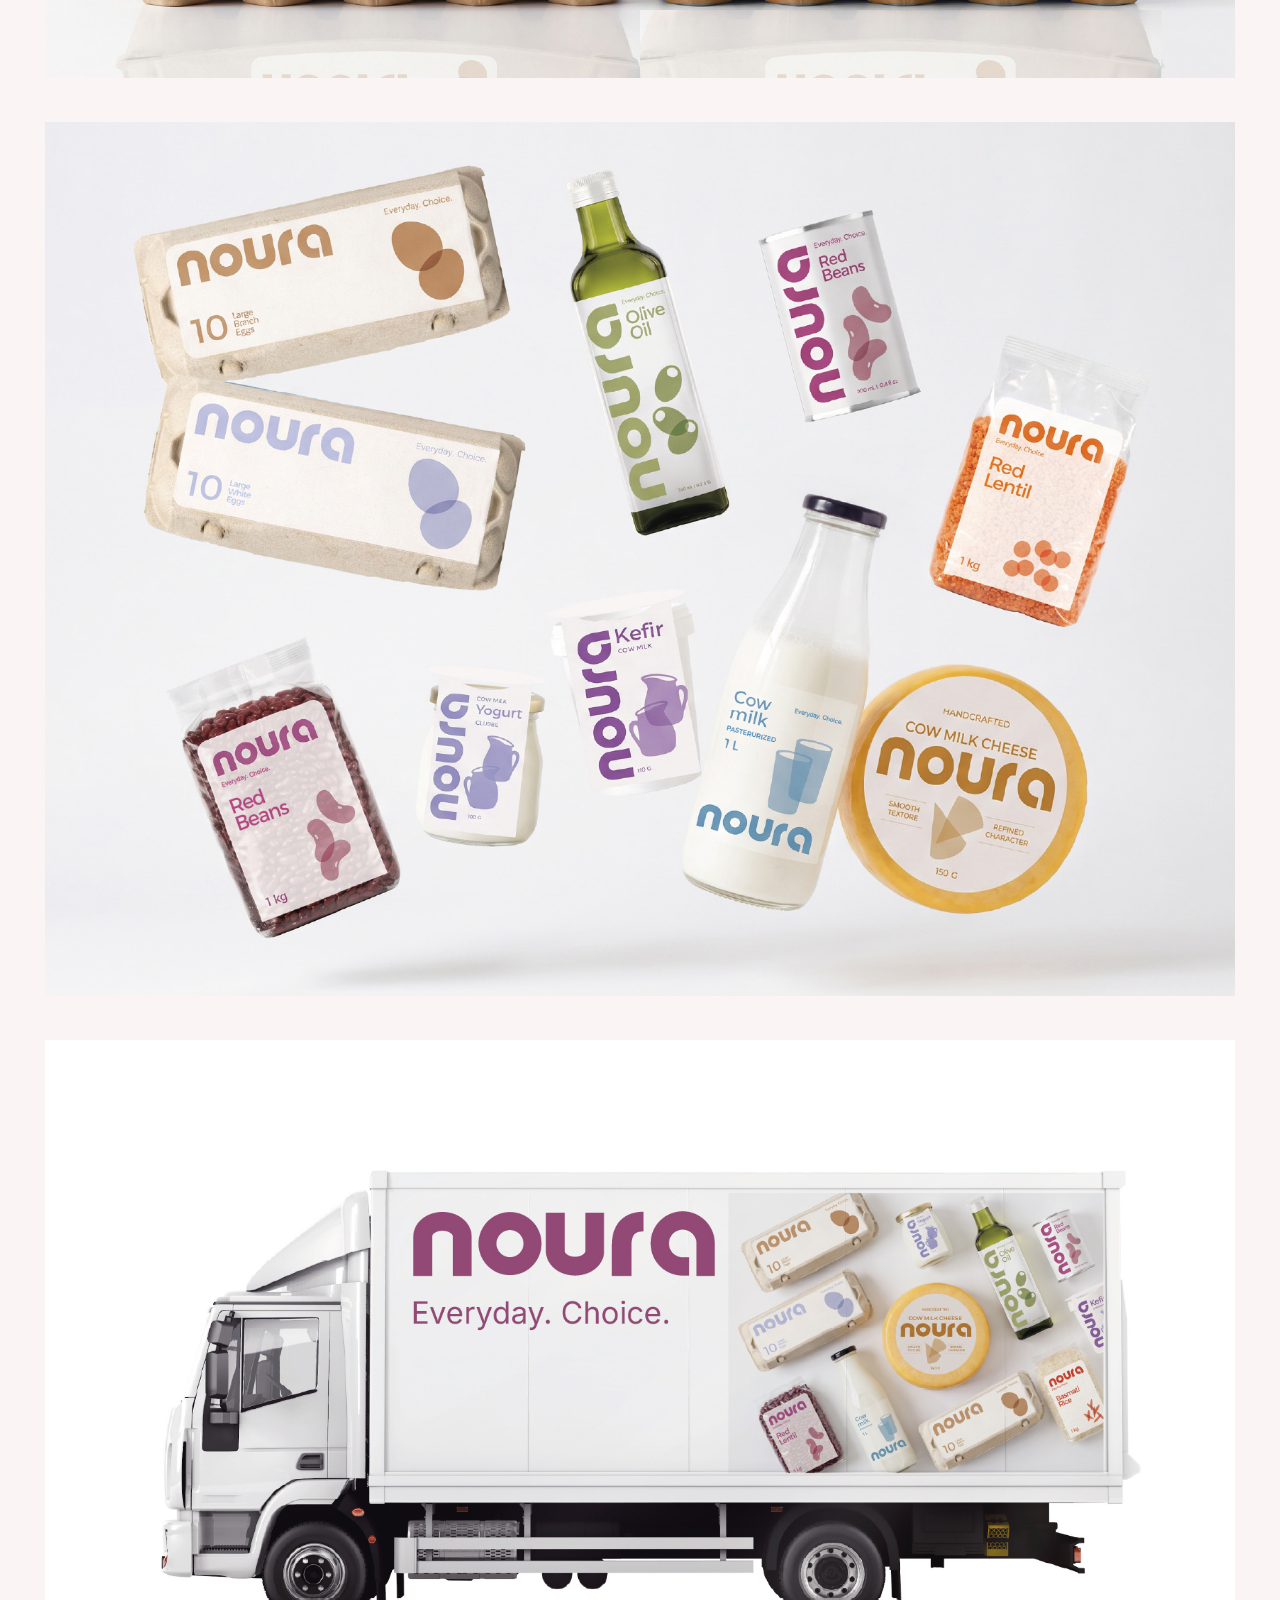
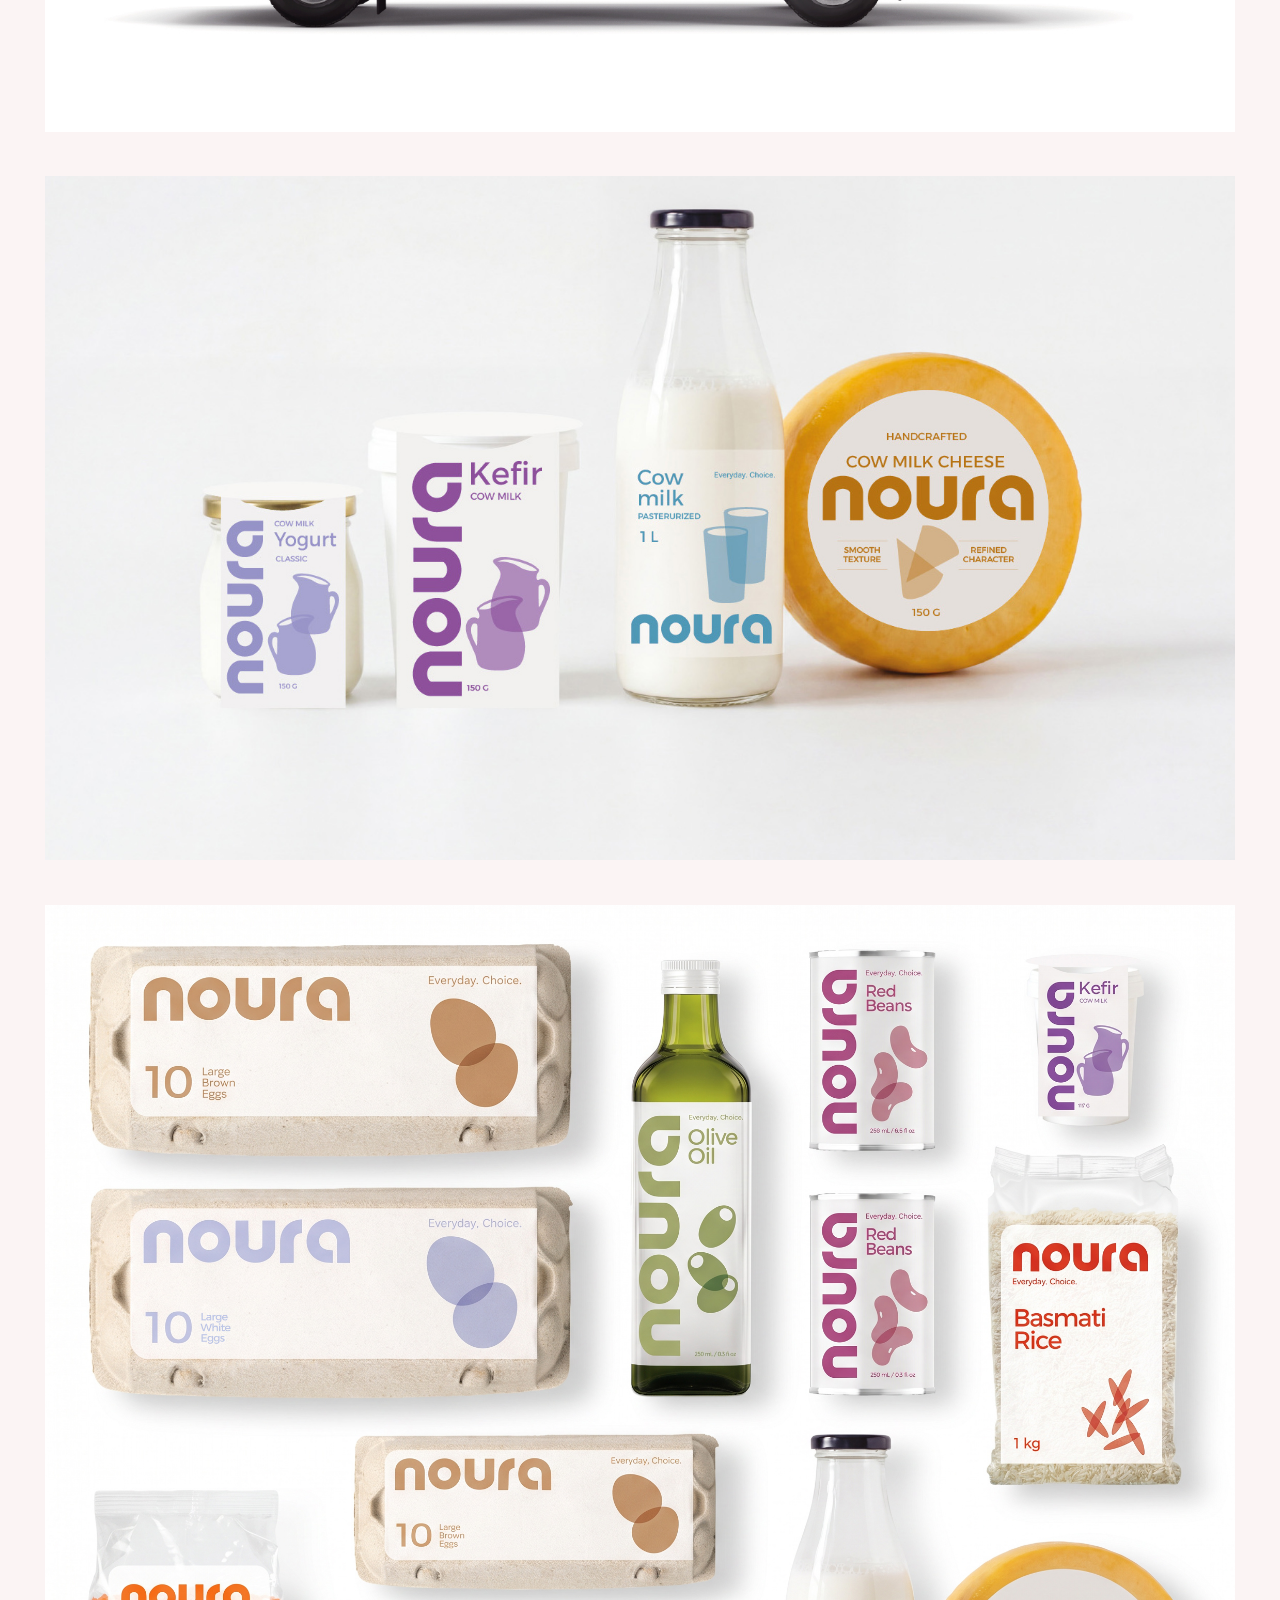
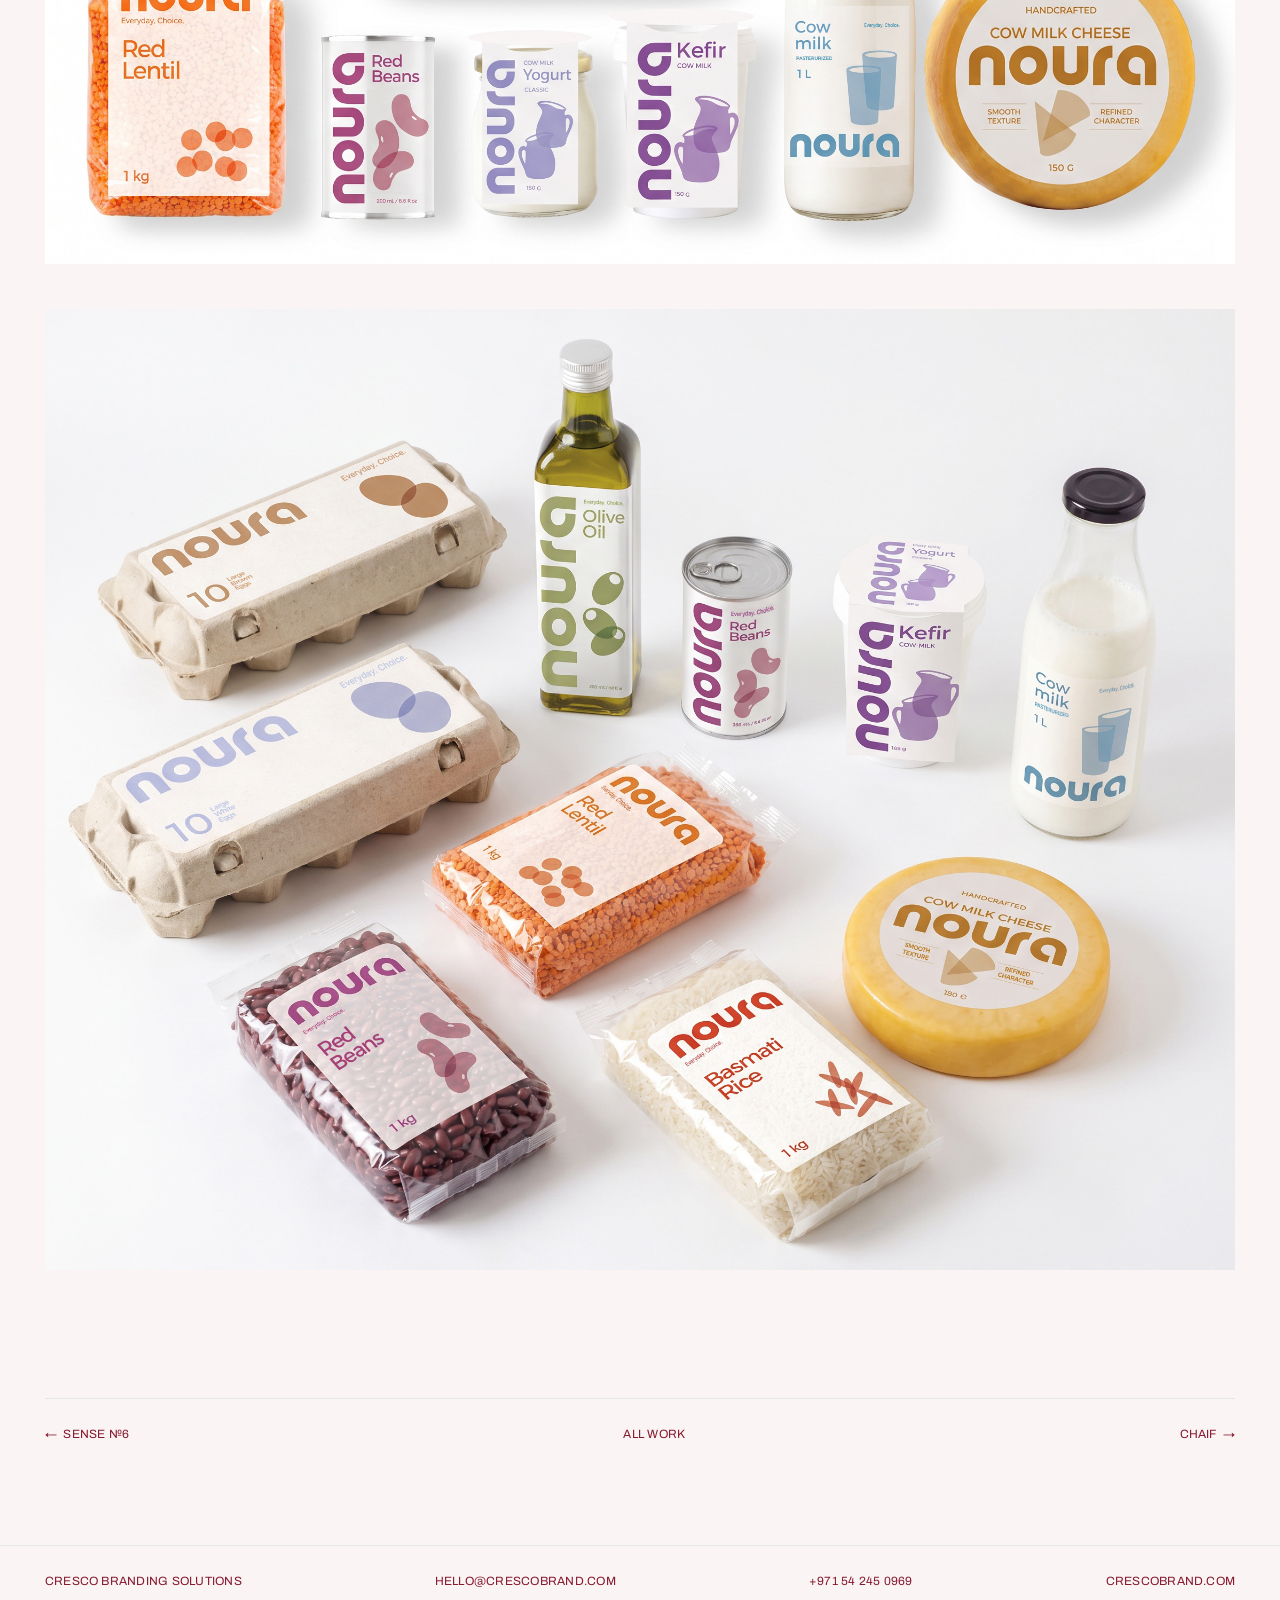
<file: work/noura.html>
<!doctype html>
<html lang="en">
<head>
<meta charset="utf-8">
<meta name="viewport" content="width=device-width, initial-scale=1">
<title>Noura | Logo, Brand Identity &amp; Packaging Design | Cresco Branding Solutions</title>
<meta name="description" content="Noura logo, brand identity &amp; packaging design designed by Cresco Branding Solutions.">
<meta property="og:title" content="Noura | Logo, Brand Identity &amp; Packaging Design | Cresco Branding Solutions">
<meta property="og:description" content="Noura logo, brand identity &amp; packaging design designed by Cresco Branding Solutions.">
<meta property="og:type" content="website">
<meta property="og:image" content="../images/work/noura/01.jpg">
<link rel="icon" type="image/png" href="../images/favicon.png">
<link rel="preconnect" href="https://fonts.googleapis.com">
<link rel="preconnect" href="https://fonts.gstatic.com" crossorigin>
<link rel="stylesheet" href="https://fonts.googleapis.com/css2?family=Archivo:wght@400&display=swap">
<link rel="stylesheet" href="../css/style.css">
<script>document.documentElement.classList.add('js');</script>
</head>
<body>
<header class="nav">
  <a class="nav__logo" href="../index.html" aria-label="Cresco Branding Solutions, home">
    <img src="../images/logo-cresco.png" alt="Cresco" width="407" height="60">
  </a>
  <nav class="nav__links" aria-label="Primary">
      <a href="../index.html" aria-current="page">Work</a>
      <a href="../services.html">Services</a>
      <a href="../process.html">Process</a>
      <a href="../studio.html">Studio</a>
      <a href="../contact.html">Contact</a>
  </nav>
  <button class="nav__toggle" type="button" aria-expanded="false" aria-controls="menu">Menu</button>
</header>

<div class="nav__overlay" id="menu">
    <a href="../index.html">Work</a>
    <a href="../services.html">Services</a>
    <a href="../process.html">Process</a>
    <a href="../studio.html">Studio</a>
    <a href="../contact.html">Contact</a>
</div>

<main>
  <section class="wrap project-head">
    <p class="meta muted reveal">Selected project, 2026</p>
    <h1 class="display reveal" style="margin-top:.35em">Noura</h1>
    <p class="meta project-head__category reveal">Logo, Brand Identity &amp; Packaging Design</p>
  </section>

  <section class="wrap">
    <p class="project-lead measure-wide reveal">Noura is a private-label food brand created to bring quality, trust and everyday value to the grocery basket.</p>
    <p class="project-body measure reveal" style="margin-top:1.1em">The name Noura feels warm, familiar and regional, while its meaning is associated with light and brightness, positioning the brand around the idea of bringing something good into everyday life. Everyday. Choice.</p>
  </section>

  <section class="wrap">
    <div class="project-figures">
      <div class="fig fig--full reveal"><img src="../images/work/noura/01.jpg" alt="Noura dairy and grocery brand identity and packaging" loading="lazy"></div>
      <div class="fig fig--full reveal"><img src="../images/work/noura/02.jpg" alt="Noura dairy and grocery brand identity and packaging" loading="lazy"></div>
      <div class="fig fig--full reveal"><img src="../images/work/noura/03.jpg" alt="Noura dairy and grocery brand identity and packaging" loading="lazy"></div>
      <div class="fig fig--full reveal"><img src="../images/work/noura/04.jpg" alt="Noura dairy and grocery brand identity and packaging" loading="lazy"></div>
      <div class="fig fig--full reveal"><img src="../images/work/noura/05.jpg" alt="Noura dairy and grocery brand identity and packaging" loading="lazy"></div>
      <div class="fig fig--full reveal"><img src="../images/work/noura/06.jpg" alt="Noura dairy and grocery brand identity and packaging" loading="lazy"></div>
      <div class="fig fig--full reveal"><img src="../images/work/noura/07.jpg" alt="Noura dairy and grocery brand identity and packaging" loading="lazy"></div>
      <div class="fig fig--full reveal"><img src="../images/work/noura/09.jpg" alt="Noura dairy and grocery brand identity and packaging" loading="lazy"></div>
    </div>
  </section>

  <section class="wrap">
    <nav class="pager meta" aria-label="Projects">
      <a href="sense.html">&#8592;&ensp;Sense &#8470;6</a>
      <a href="../index.html">All work</a>
      <a href="chaif.html">Chaif&ensp;&#8594;</a>
    </nav>
  </section>
</main>

<footer class="footer">
  <div class="footer__inner meta">
    <span>Cresco Branding Solutions</span>
    <a href="mailto:hello@crescobrand.com">hello@crescobrand.com</a>
    <a href="https://wa.me/971542450969" rel="noopener">+971 54 245 0969</a>
    <a href="https://crescobrand.com" rel="noopener">crescobrand.com</a>
  </div>
</footer>

<script src="../js/main.js"></script>
</body>
</html>
</file>
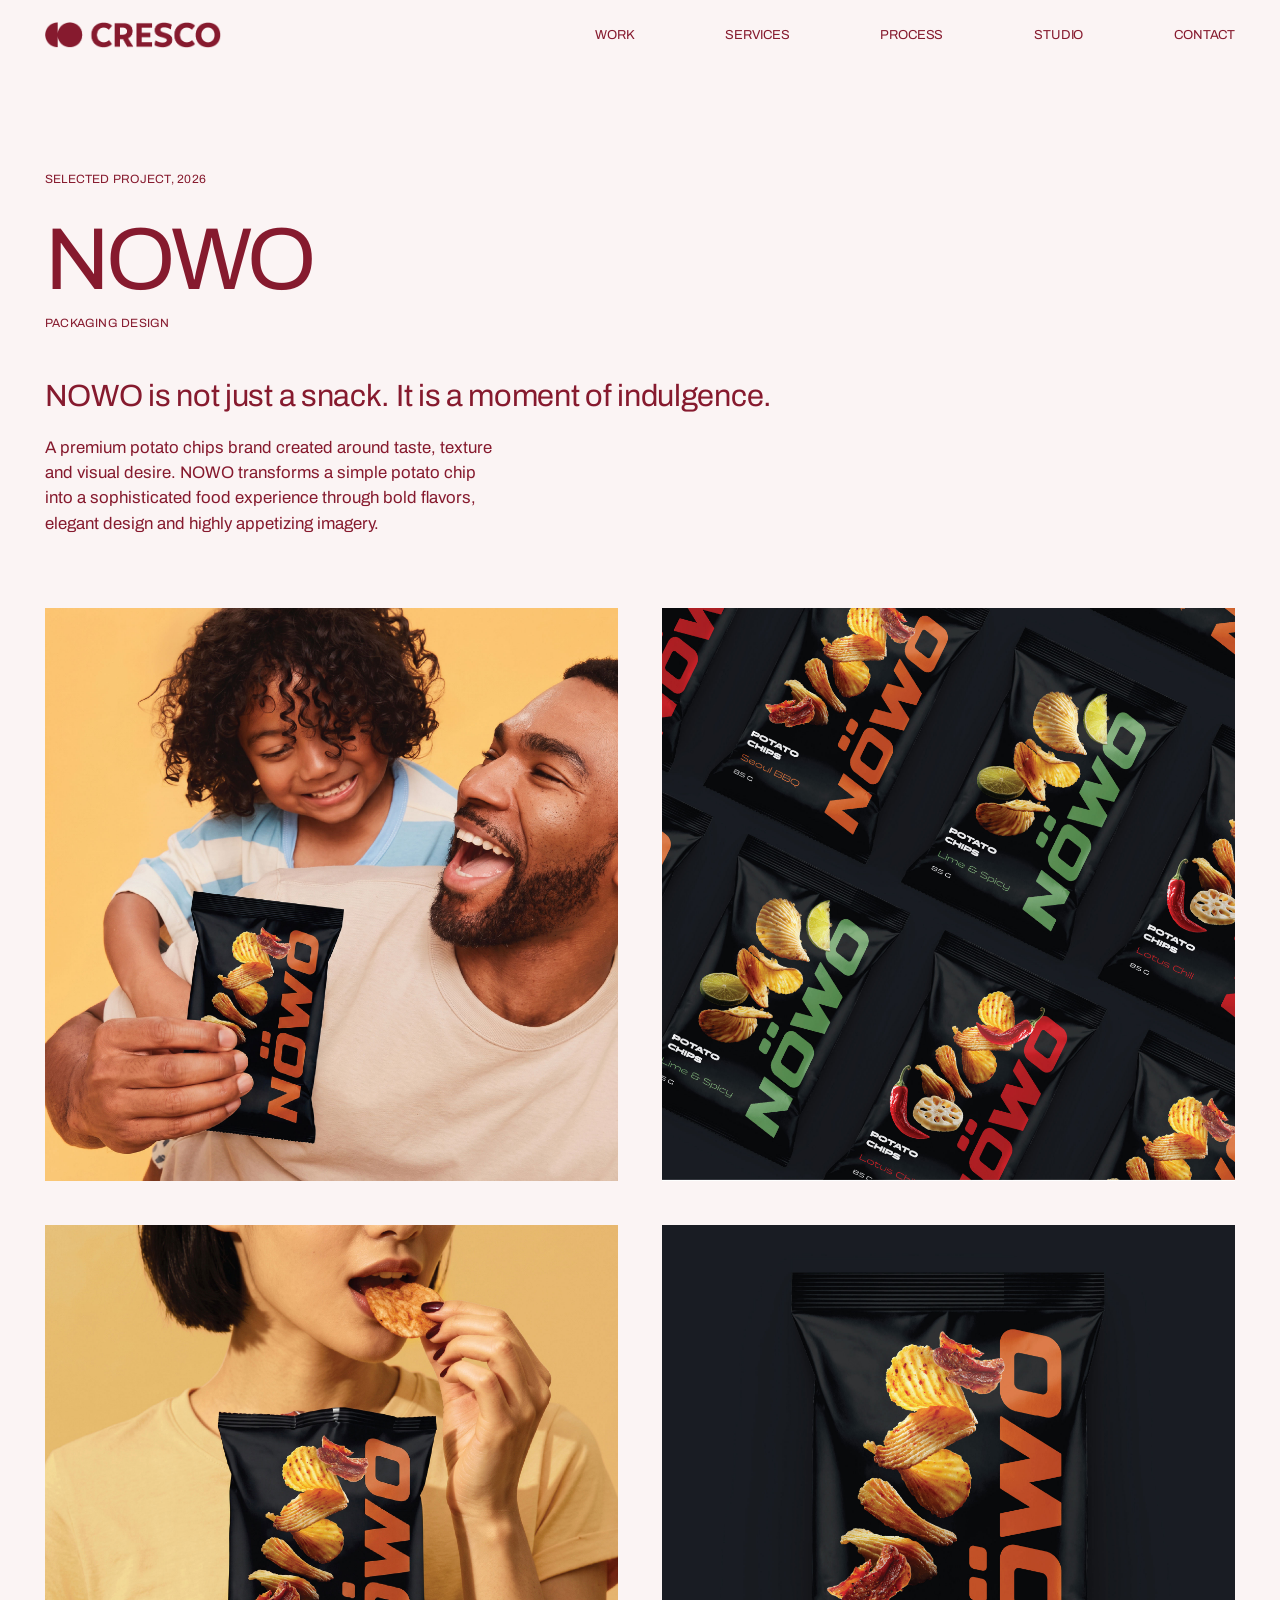
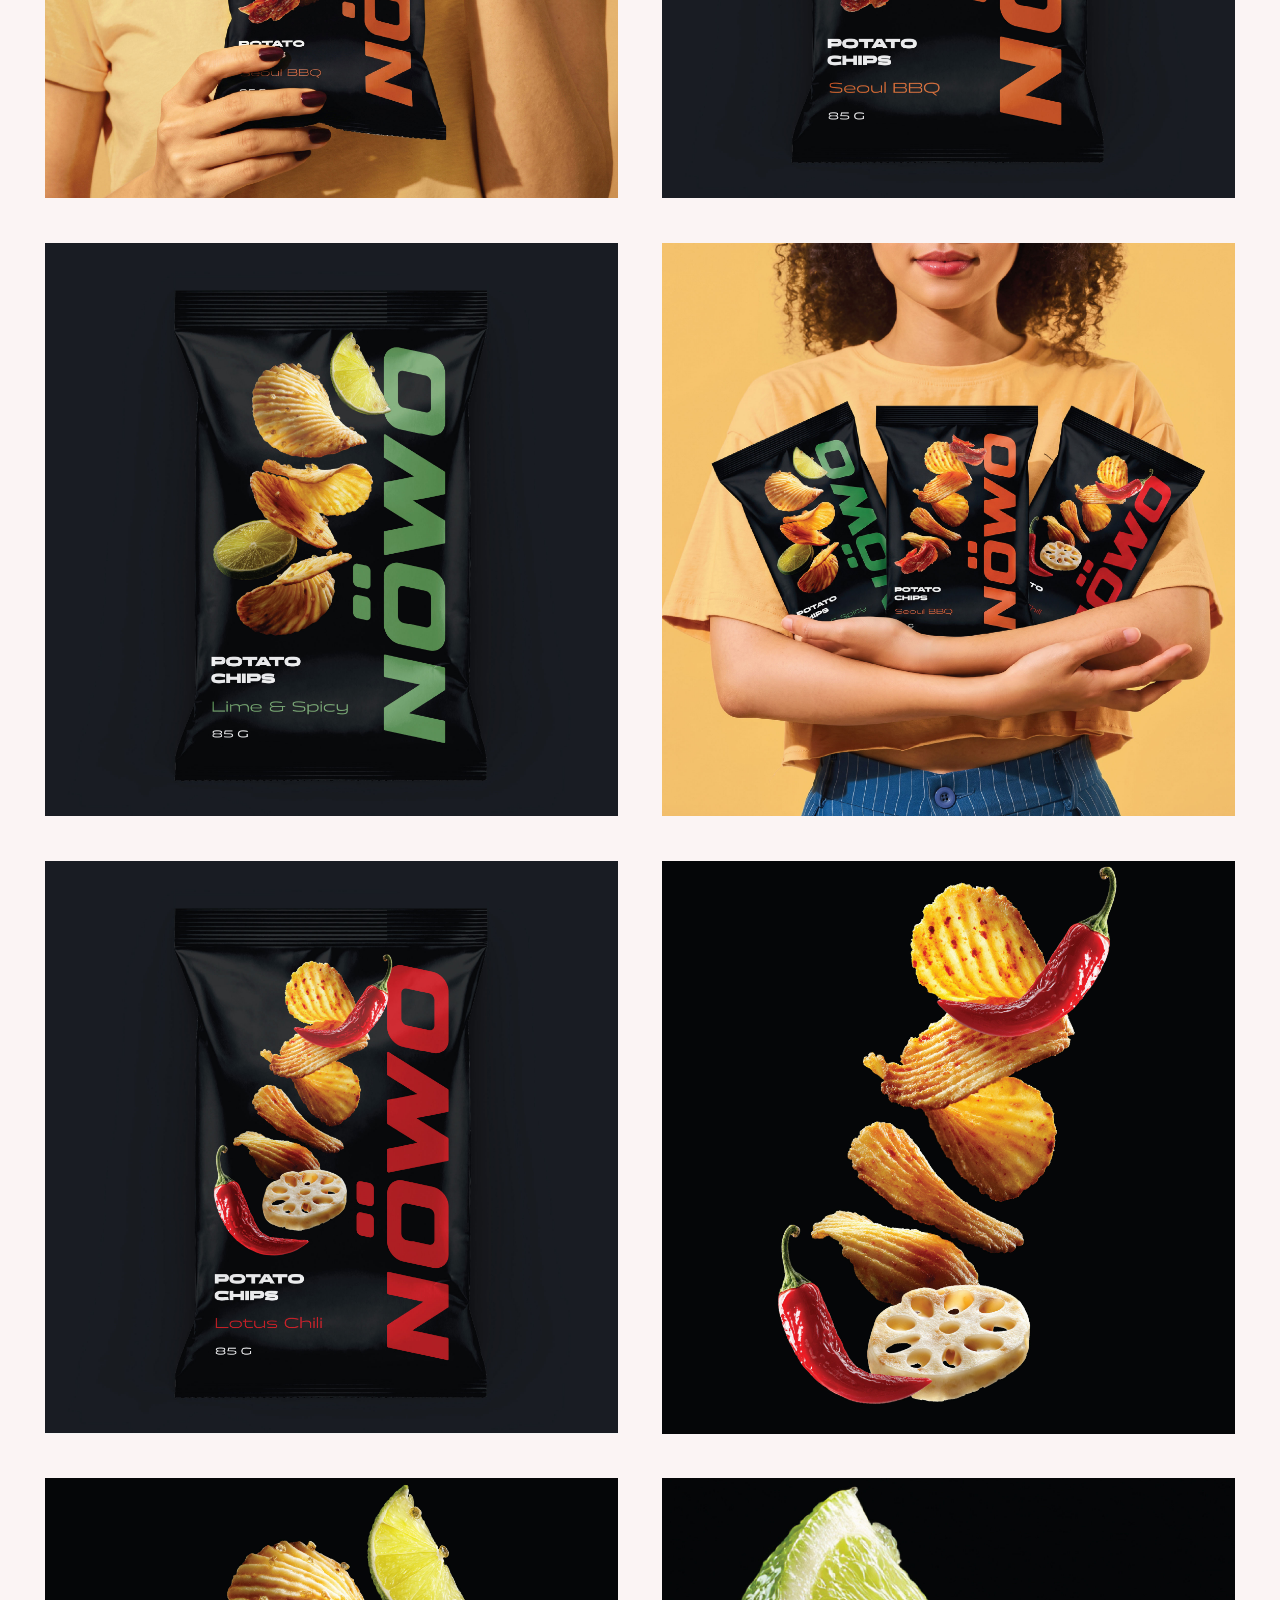
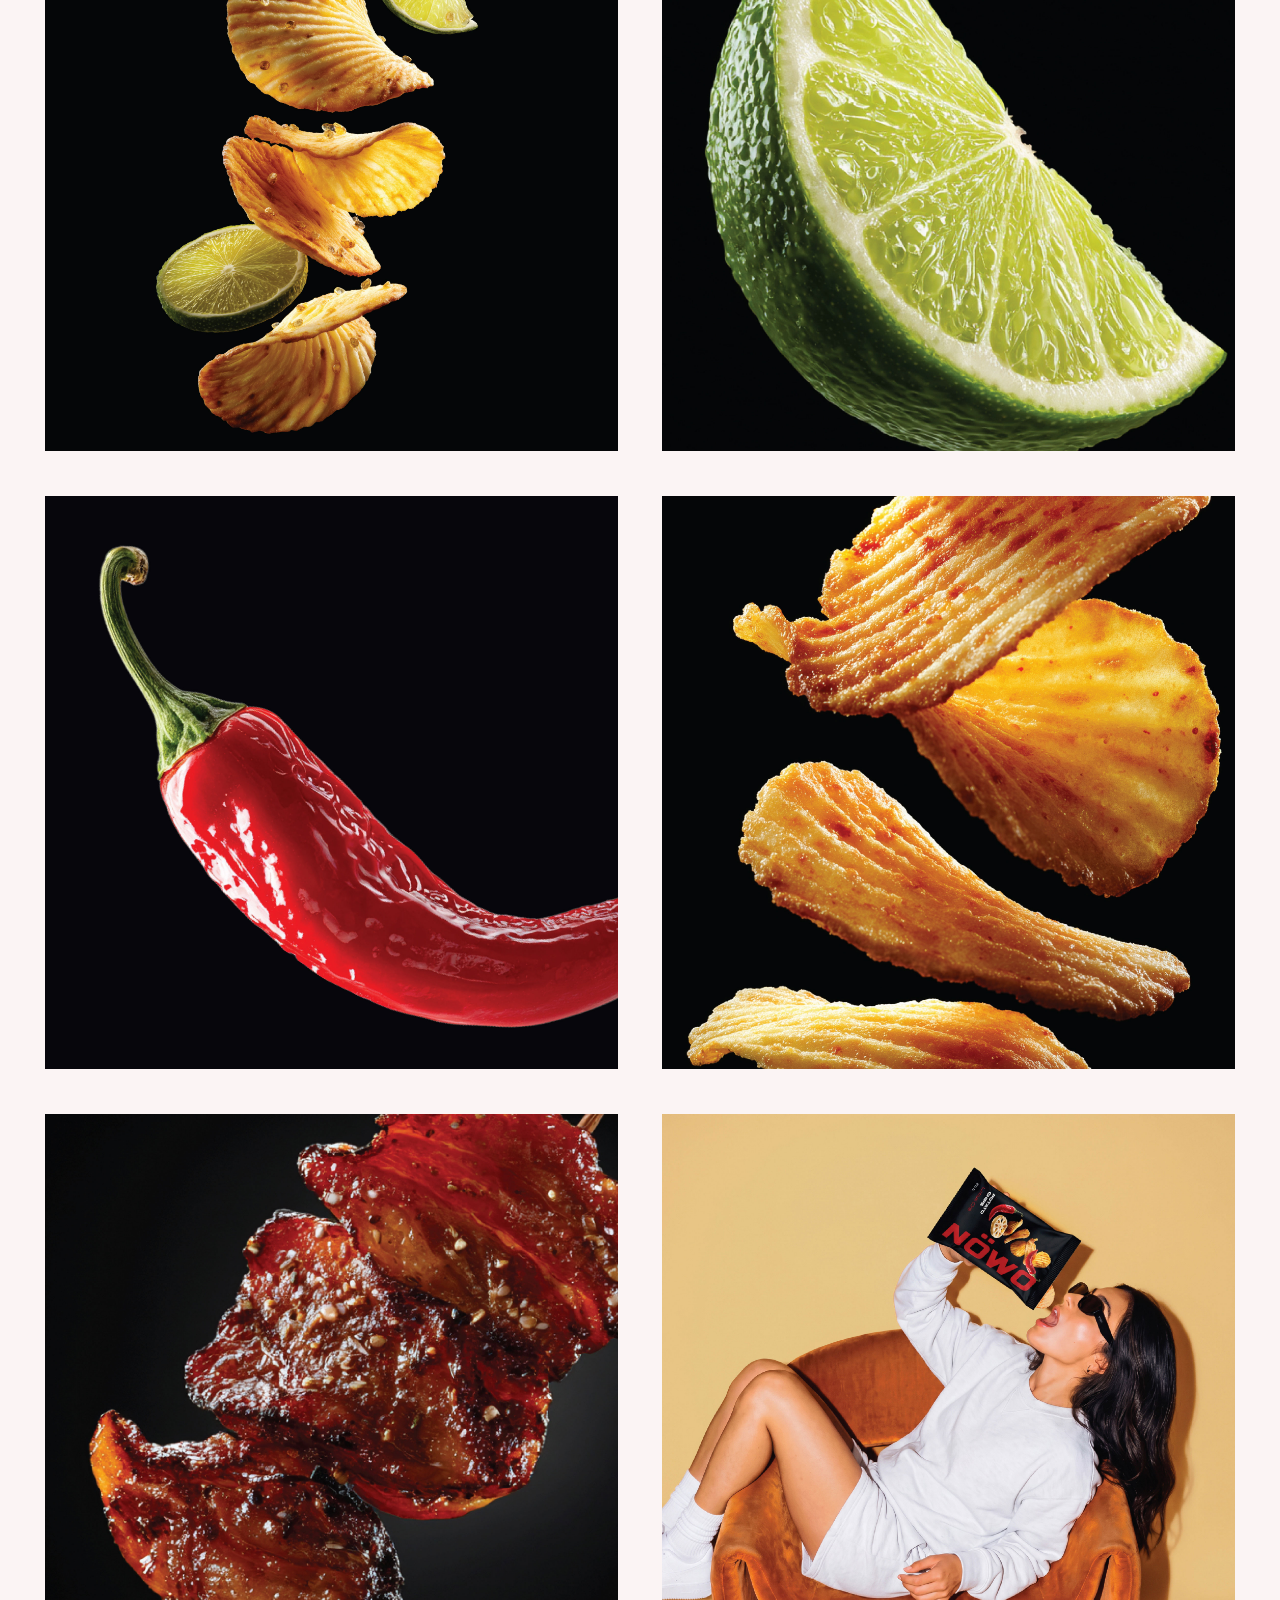
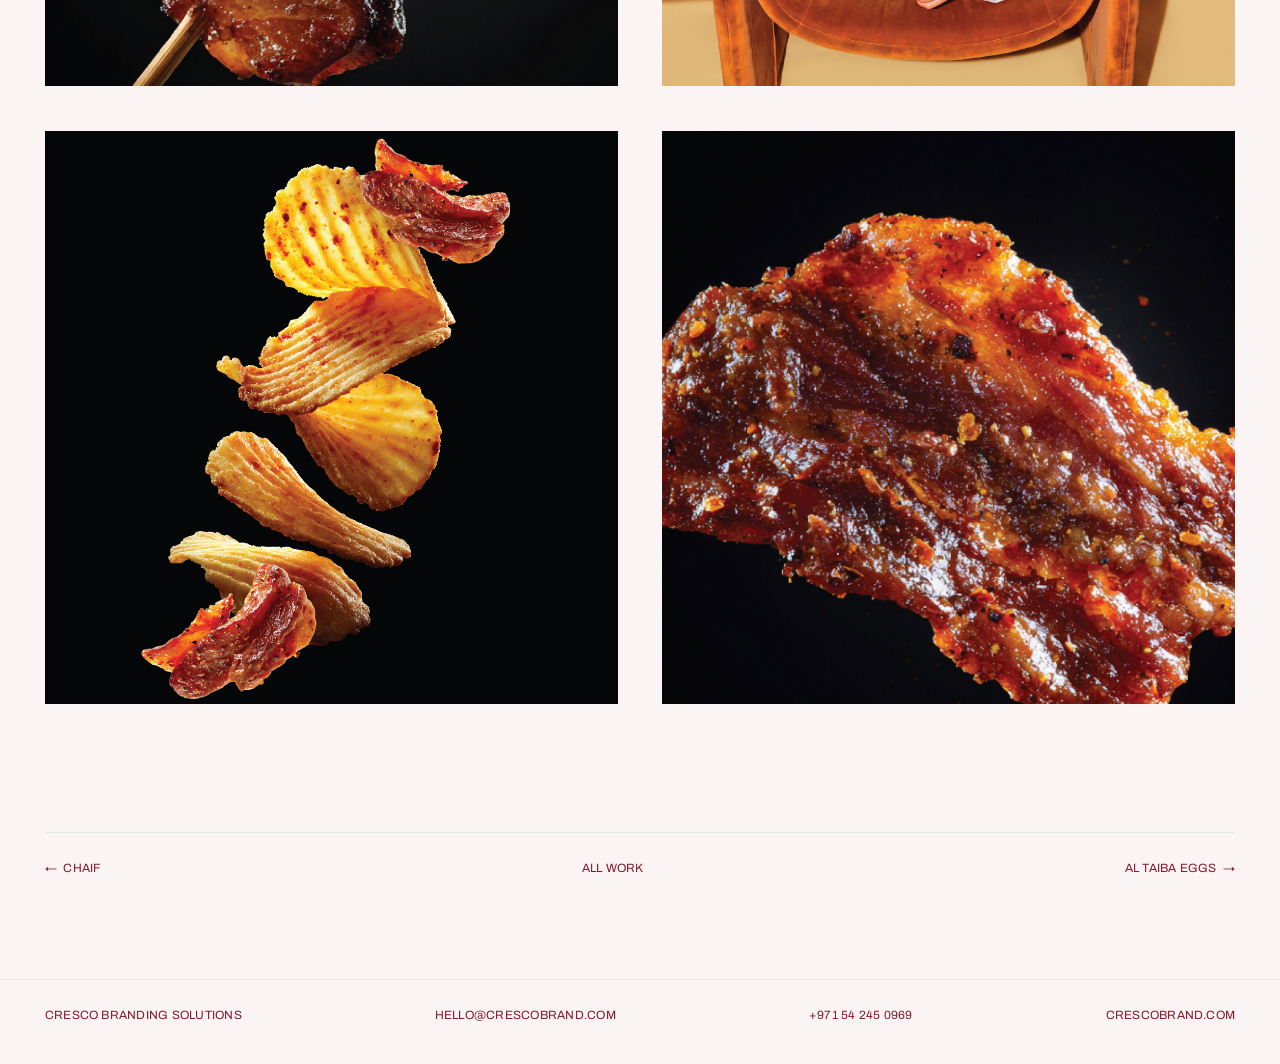
<file: work/nowo.html>
<!doctype html>
<html lang="en">
<head>
<meta charset="utf-8">
<meta name="viewport" content="width=device-width, initial-scale=1">
<title>Nowo | Packaging Design | Cresco Branding Solutions</title>
<meta name="description" content="Nowo packaging design designed by Cresco Branding Solutions.">
<meta property="og:title" content="Nowo | Packaging Design | Cresco Branding Solutions">
<meta property="og:description" content="Nowo packaging design designed by Cresco Branding Solutions.">
<meta property="og:type" content="website">
<meta property="og:image" content="../images/work/nowo/01.jpg">
<link rel="icon" type="image/png" href="../images/favicon.png">
<link rel="preconnect" href="https://fonts.googleapis.com">
<link rel="preconnect" href="https://fonts.gstatic.com" crossorigin>
<link rel="stylesheet" href="https://fonts.googleapis.com/css2?family=Archivo:wght@400&display=swap">
<link rel="stylesheet" href="../css/style.css">
<script>document.documentElement.classList.add('js');</script>
</head>
<body>
<header class="nav">
  <a class="nav__logo" href="../index.html" aria-label="Cresco Branding Solutions, home">
    <img src="../images/logo-cresco.png" alt="Cresco" width="407" height="60">
  </a>
  <nav class="nav__links" aria-label="Primary">
      <a href="../index.html" aria-current="page">Work</a>
      <a href="../services.html">Services</a>
      <a href="../process.html">Process</a>
      <a href="../studio.html">Studio</a>
      <a href="../contact.html">Contact</a>
  </nav>
  <button class="nav__toggle" type="button" aria-expanded="false" aria-controls="menu">Menu</button>
</header>

<div class="nav__overlay" id="menu">
    <a href="../index.html">Work</a>
    <a href="../services.html">Services</a>
    <a href="../process.html">Process</a>
    <a href="../studio.html">Studio</a>
    <a href="../contact.html">Contact</a>
</div>

<main>
  <section class="wrap project-head">
    <p class="meta muted reveal">Selected project, 2026</p>
    <h1 class="display reveal" style="margin-top:.35em">Nowo</h1>
    <p class="meta project-head__category reveal">Packaging Design</p>
  </section>

  <section class="wrap">
    <p class="project-lead measure-wide reveal">NOWO is not just a snack. It is a moment of indulgence.</p>
    <p class="project-body measure reveal" style="margin-top:1.1em">A premium potato chips brand created around taste, texture and visual desire. NOWO transforms a simple potato chip into a sophisticated food experience through bold flavors, elegant design and highly appetizing imagery.</p>
  </section>

  <section class="wrap">
    <div class="project-figures">
      <div class="fig fig--half reveal"><img src="../images/work/nowo/01.jpg" alt="NOWO potato chips packaging design" loading="lazy"></div>
      <div class="fig fig--half reveal"><img src="../images/work/nowo/02.jpg" alt="NOWO potato chips packaging design" loading="lazy"></div>
      <div class="fig fig--half reveal"><img src="../images/work/nowo/03.jpg" alt="NOWO potato chips packaging design" loading="lazy"></div>
      <div class="fig fig--half reveal"><img src="../images/work/nowo/04.jpg" alt="NOWO potato chips packaging design" loading="lazy"></div>
      <div class="fig fig--half reveal"><img src="../images/work/nowo/05.jpg" alt="NOWO potato chips packaging design" loading="lazy"></div>
      <div class="fig fig--half reveal"><img src="../images/work/nowo/06.jpg" alt="NOWO potato chips packaging design" loading="lazy"></div>
      <div class="fig fig--half reveal"><img src="../images/work/nowo/07.jpg" alt="NOWO potato chips packaging design" loading="lazy"></div>
      <div class="fig fig--half reveal"><img src="../images/work/nowo/08.jpg" alt="NOWO potato chips packaging design" loading="lazy"></div>
      <div class="fig fig--half reveal"><img src="../images/work/nowo/09.jpg" alt="NOWO potato chips packaging design" loading="lazy"></div>
      <div class="fig fig--half reveal"><img src="../images/work/nowo/10.jpg" alt="NOWO potato chips packaging design" loading="lazy"></div>
      <div class="fig fig--half reveal"><img src="../images/work/nowo/11.jpg" alt="NOWO potato chips packaging design" loading="lazy"></div>
      <div class="fig fig--half reveal"><img src="../images/work/nowo/12.jpg" alt="NOWO potato chips packaging design" loading="lazy"></div>
      <div class="fig fig--half reveal"><img src="../images/work/nowo/13.jpg" alt="NOWO potato chips packaging design" loading="lazy"></div>
      <div class="fig fig--half reveal"><img src="../images/work/nowo/14.jpg" alt="NOWO potato chips packaging design" loading="lazy"></div>
      <div class="fig fig--half reveal"><img src="../images/work/nowo/15.jpg" alt="NOWO potato chips packaging design" loading="lazy"></div>
      <div class="fig fig--half reveal"><img src="../images/work/nowo/16.jpg" alt="NOWO potato chips packaging design" loading="lazy"></div>
    </div>
  </section>

  <section class="wrap">
    <nav class="pager meta" aria-label="Projects">
      <a href="chaif.html">&#8592;&ensp;Chaif</a>
      <a href="../index.html">All work</a>
      <a href="taiba-eggs.html">Al Taiba Eggs&ensp;&#8594;</a>
    </nav>
  </section>
</main>

<footer class="footer">
  <div class="footer__inner meta">
    <span>Cresco Branding Solutions</span>
    <a href="mailto:hello@crescobrand.com">hello@crescobrand.com</a>
    <a href="https://wa.me/971542450969" rel="noopener">+971 54 245 0969</a>
    <a href="https://crescobrand.com" rel="noopener">crescobrand.com</a>
  </div>
</footer>

<script src="../js/main.js"></script>
</body>
</html>
</file>
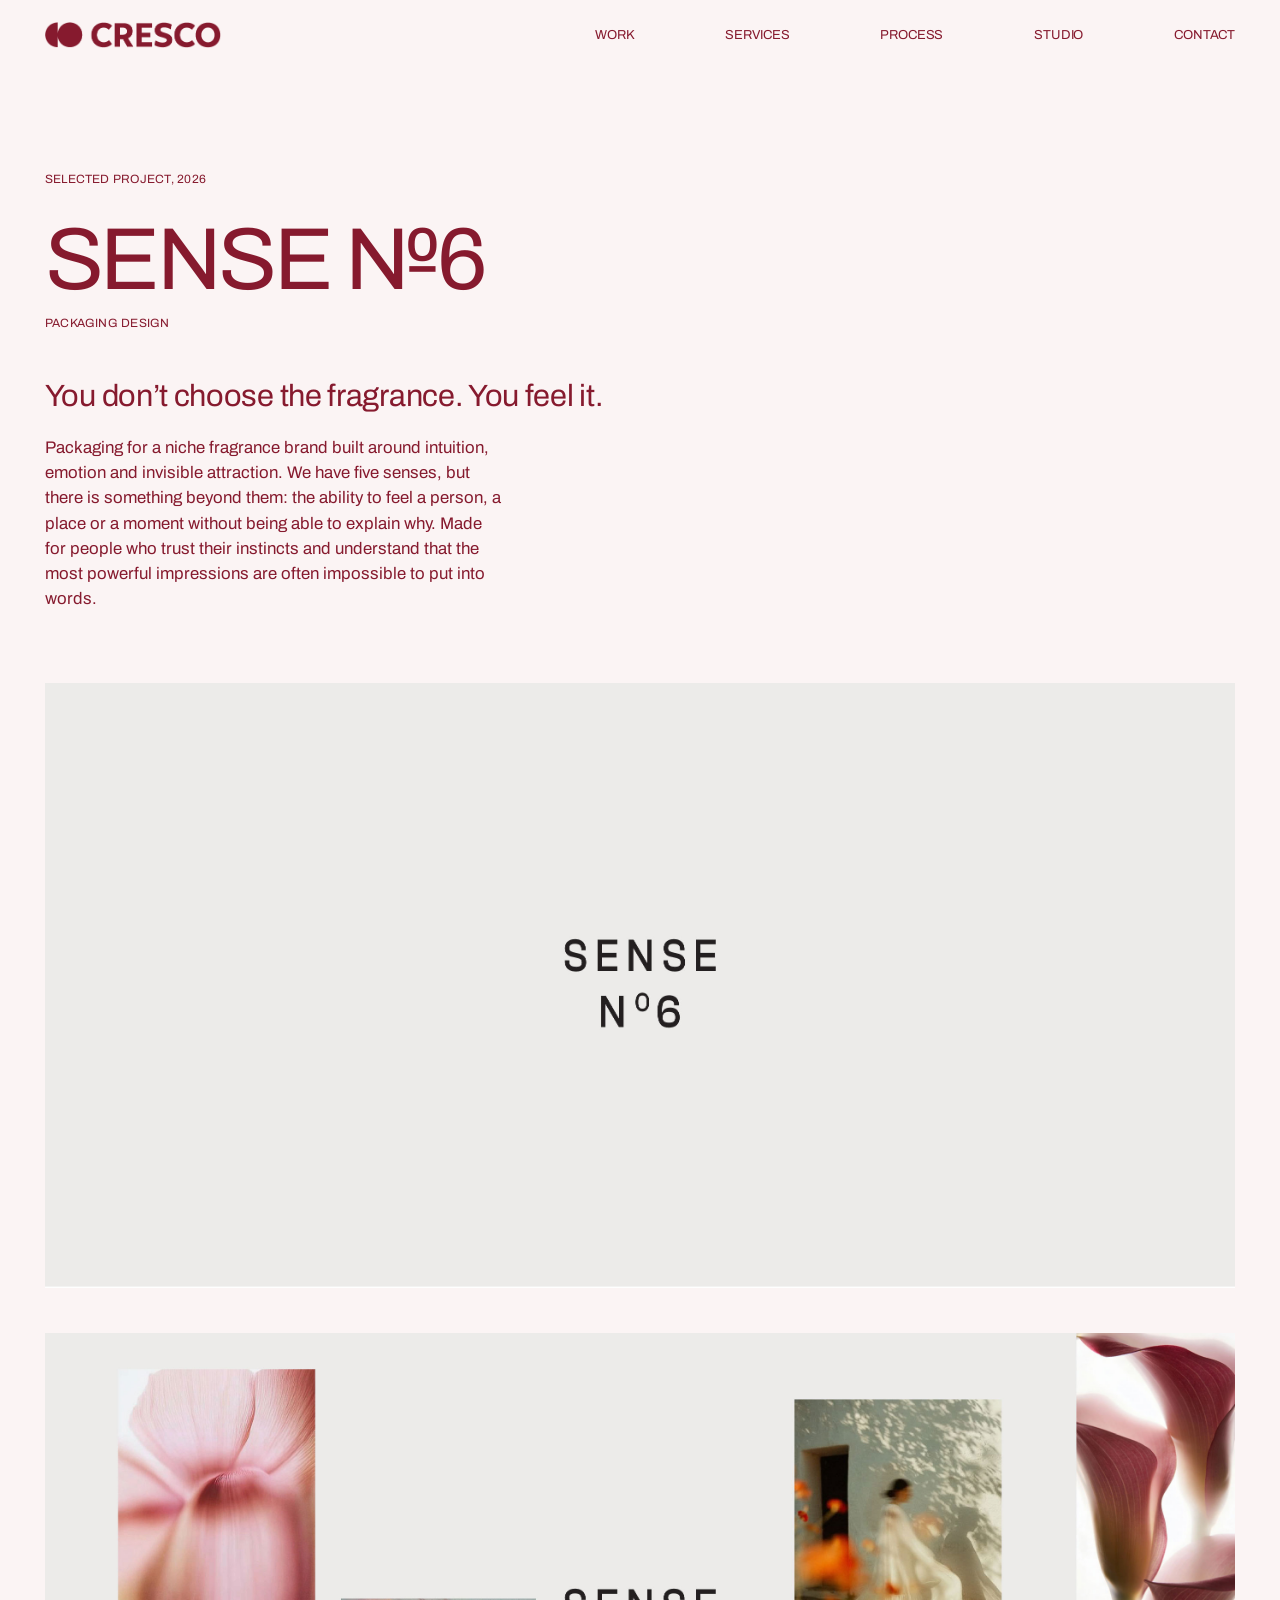
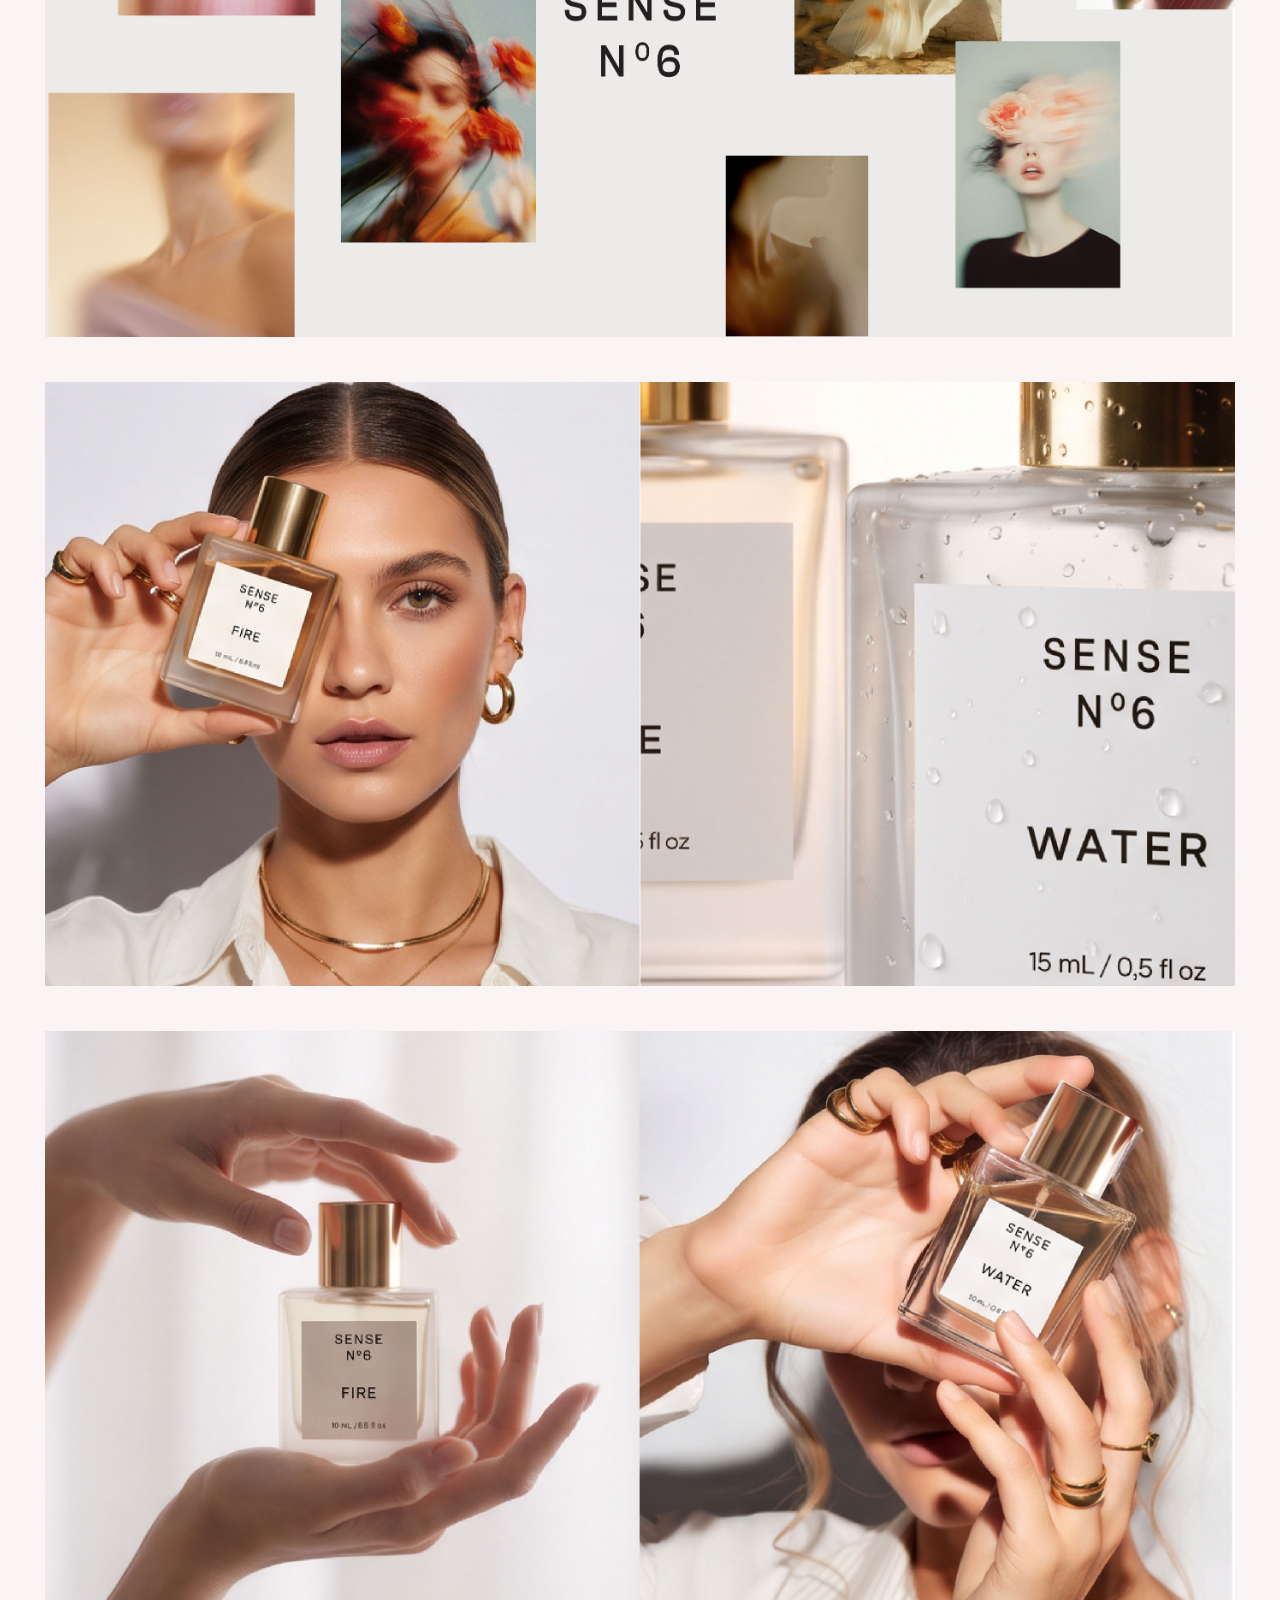
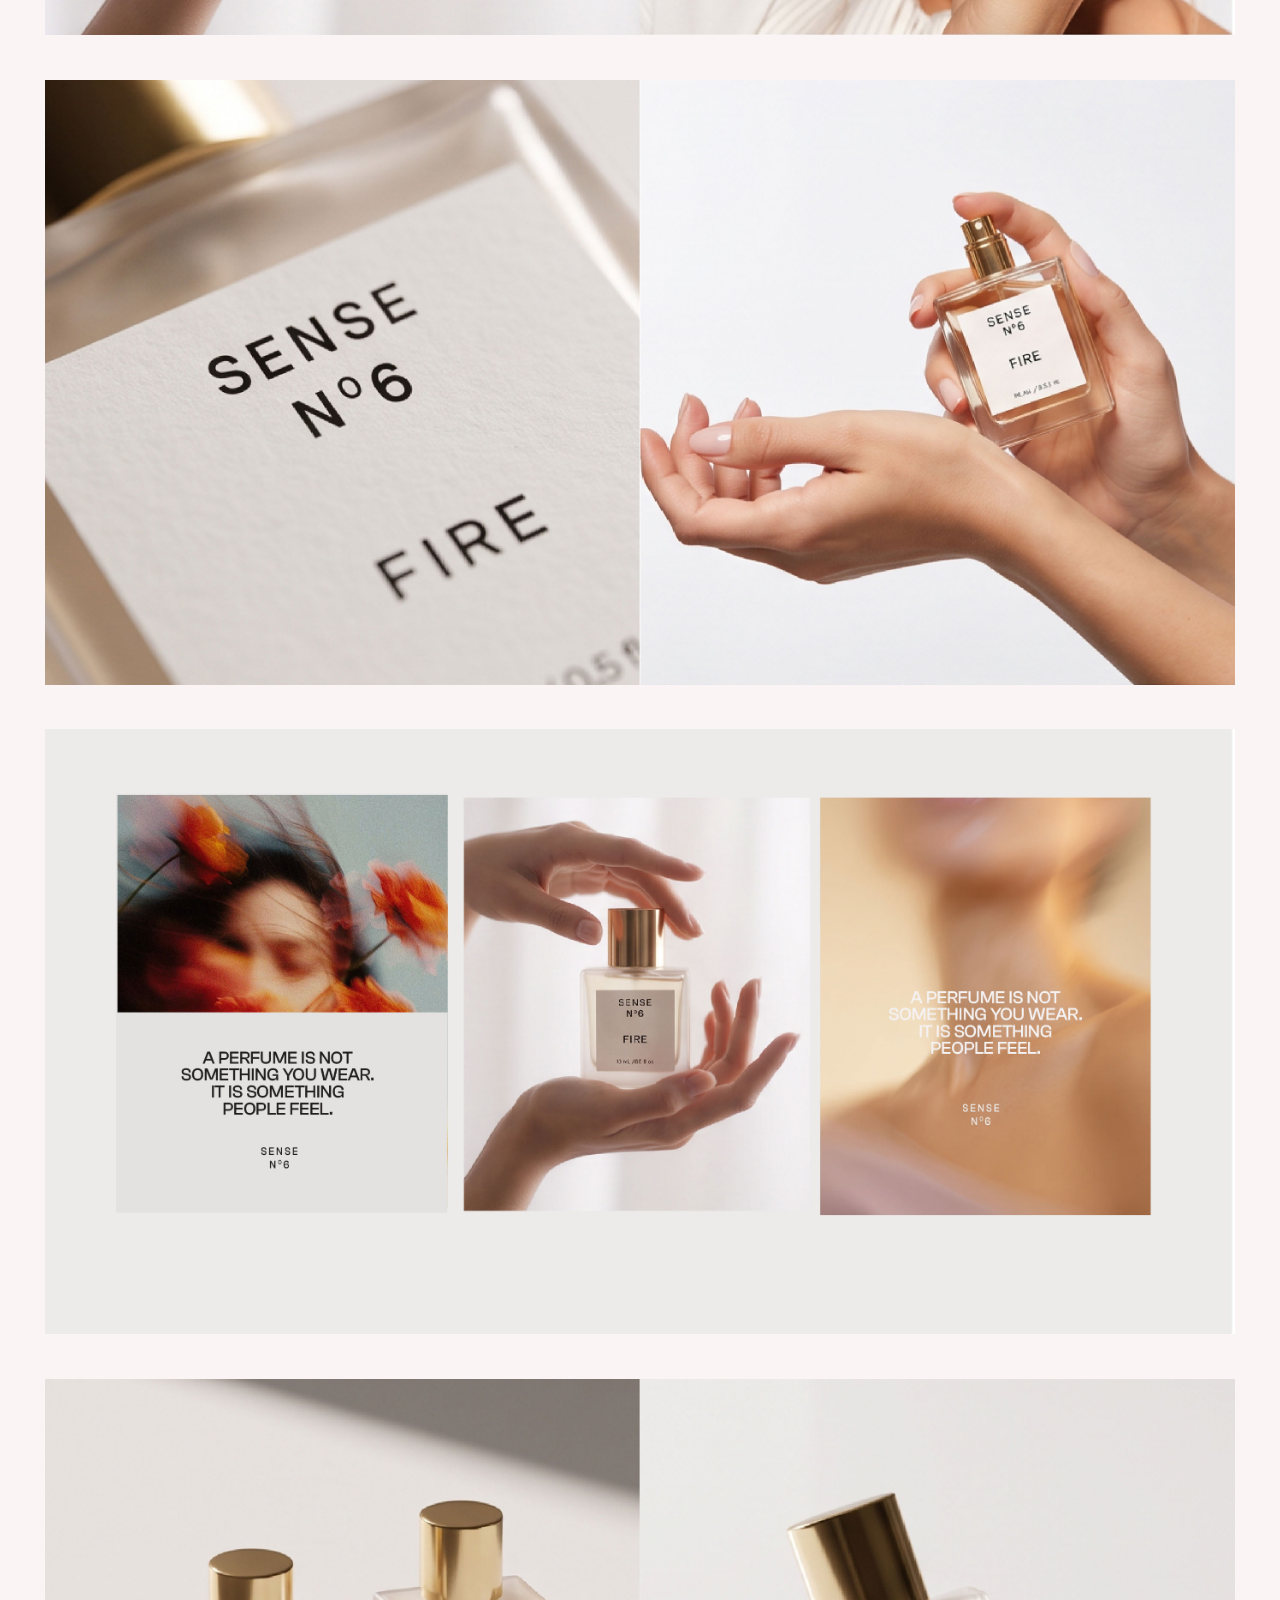
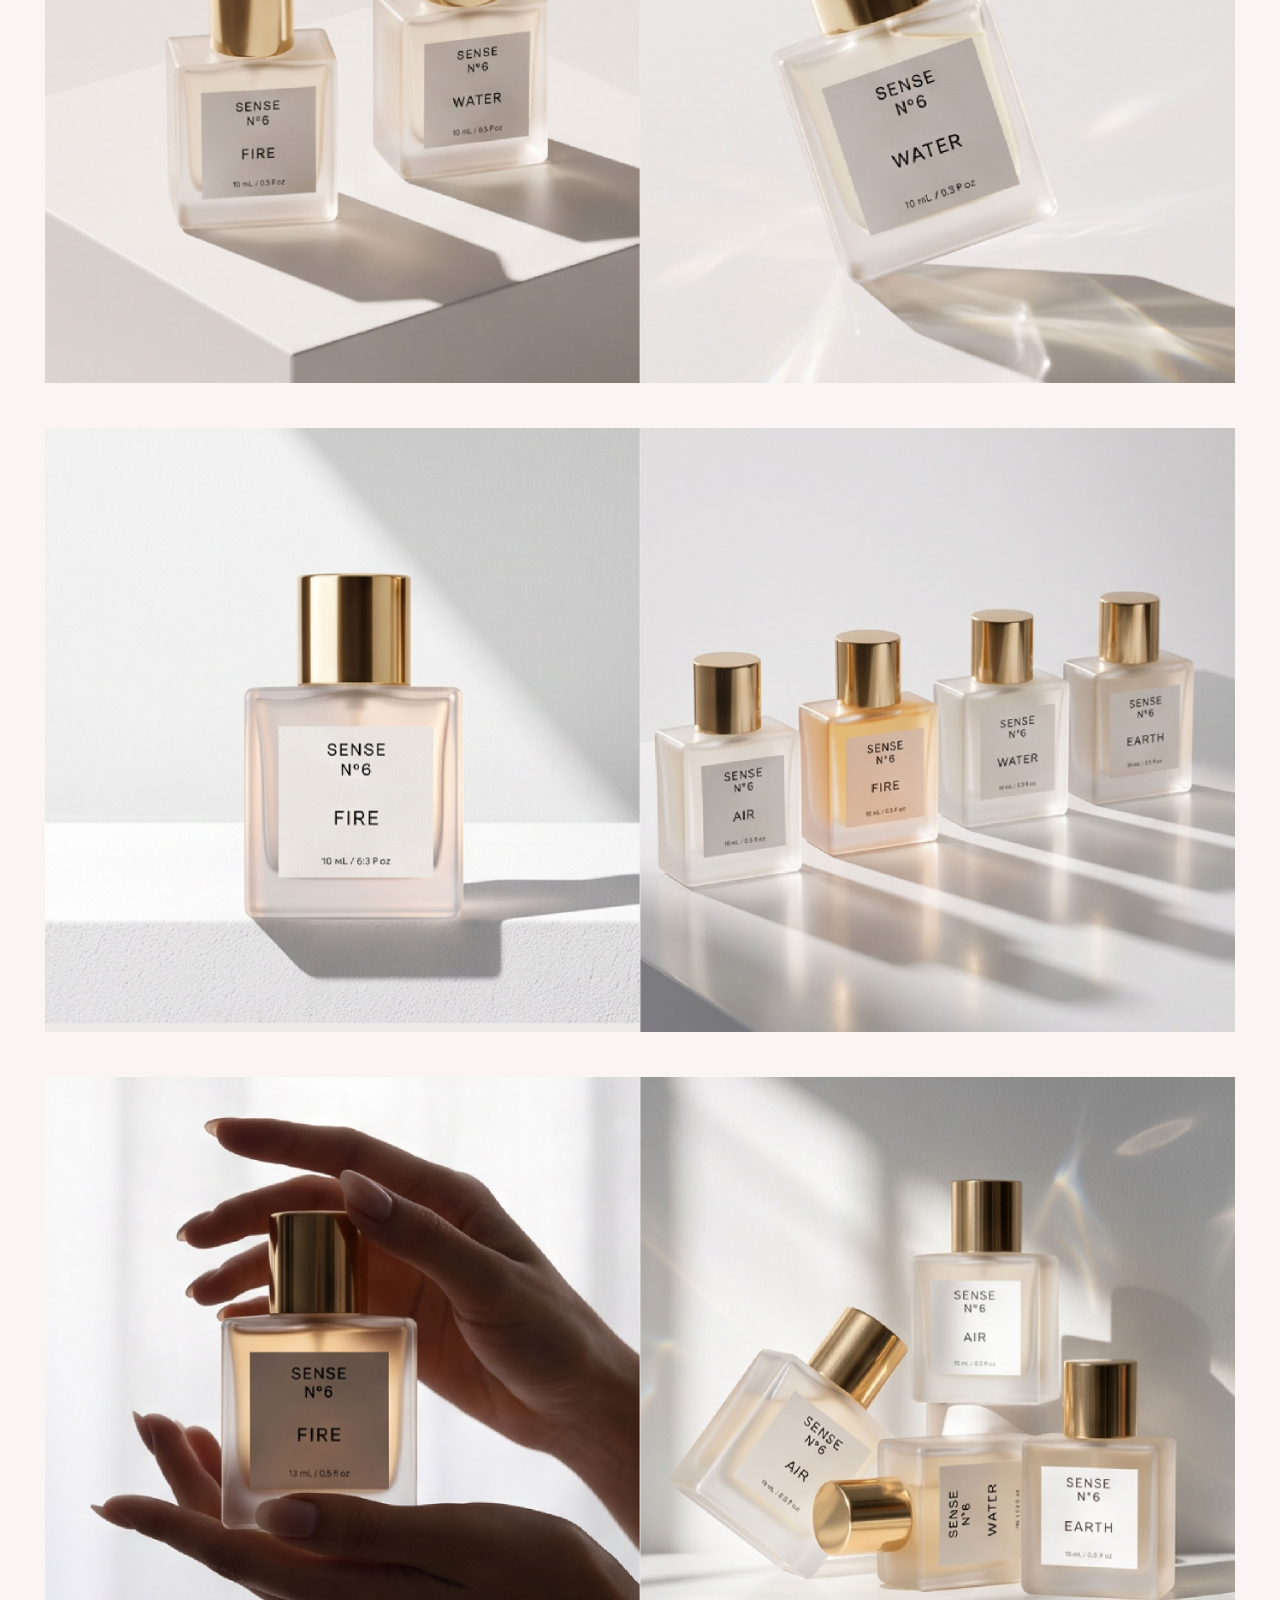
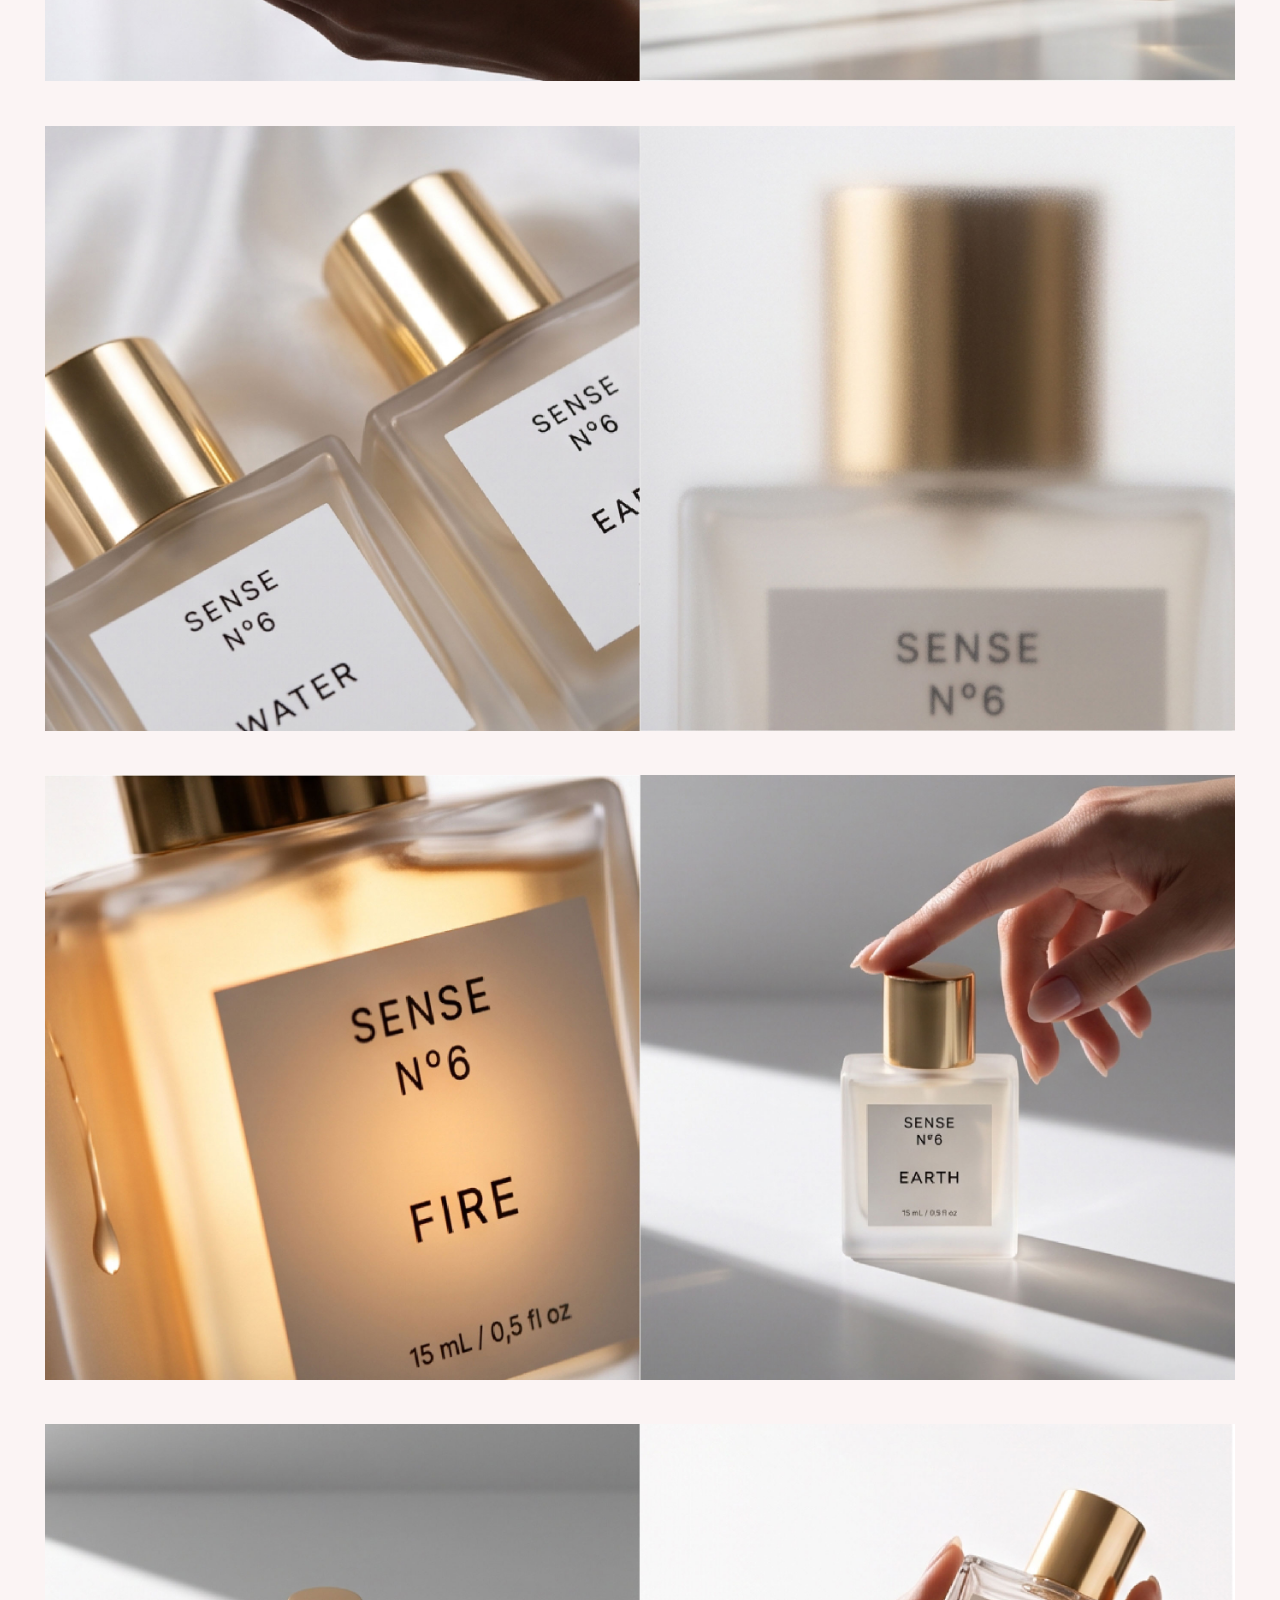
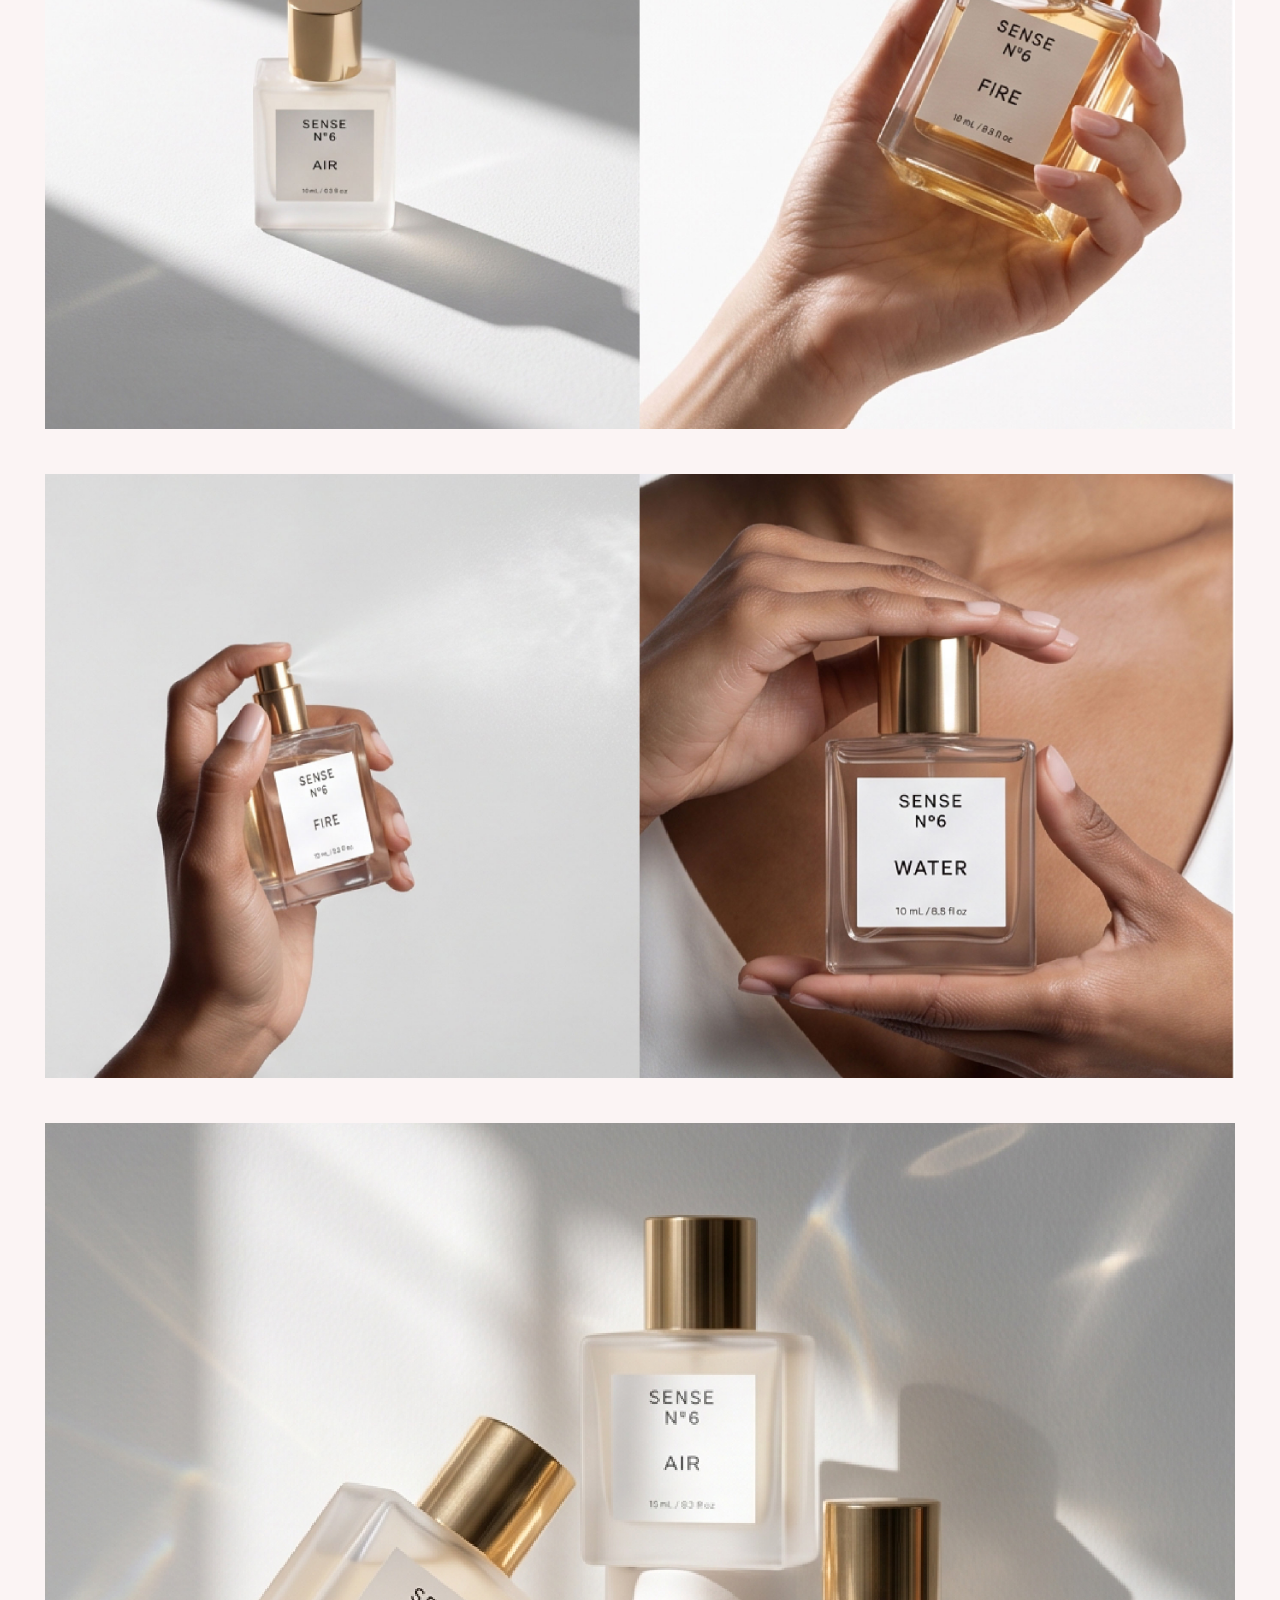
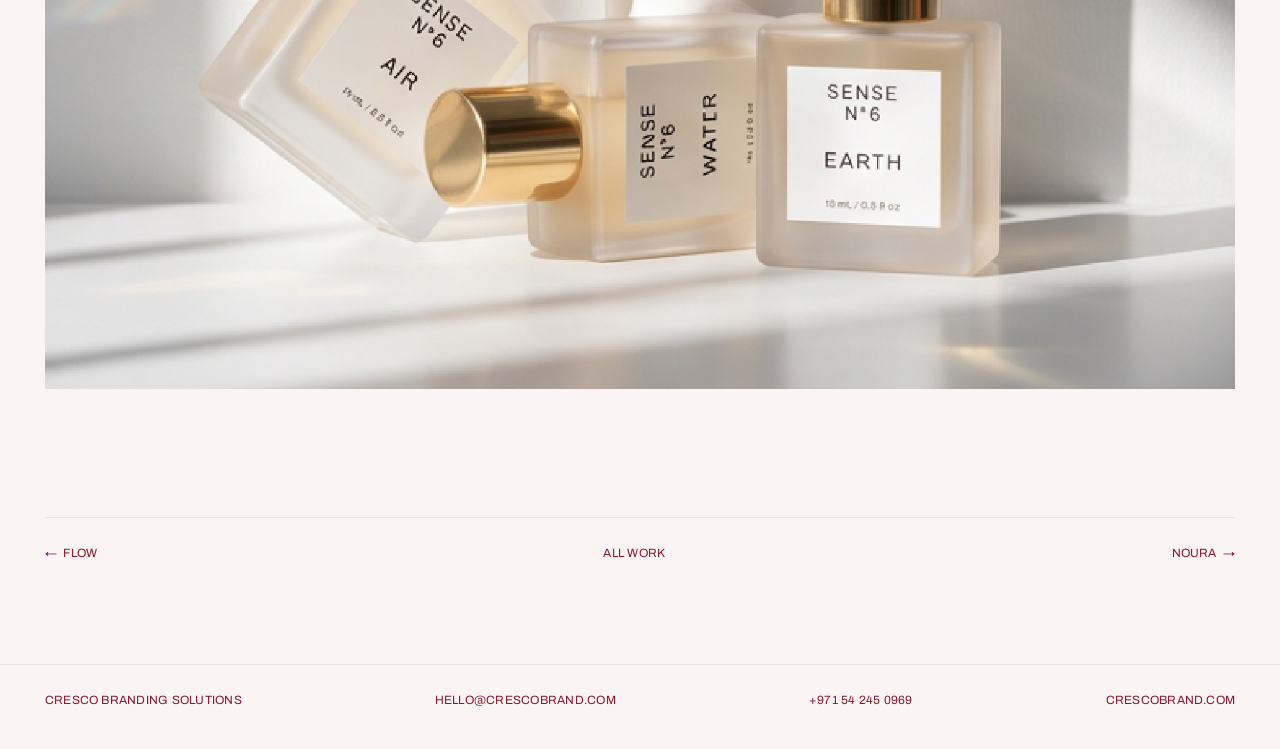
<file: work/sense.html>
<!doctype html>
<html lang="en">
<head>
<meta charset="utf-8">
<meta name="viewport" content="width=device-width, initial-scale=1">
<title>Sense &#8470;6 | Packaging Design | Cresco Branding Solutions</title>
<meta name="description" content="Sense &#8470;6 packaging design designed by Cresco Branding Solutions.">
<meta property="og:title" content="Sense &#8470;6 | Packaging Design | Cresco Branding Solutions">
<meta property="og:description" content="Sense &#8470;6 packaging design designed by Cresco Branding Solutions.">
<meta property="og:type" content="website">
<meta property="og:image" content="../images/work/sense/01.jpg">
<link rel="icon" type="image/png" href="../images/favicon.png">
<link rel="preconnect" href="https://fonts.googleapis.com">
<link rel="preconnect" href="https://fonts.gstatic.com" crossorigin>
<link rel="stylesheet" href="https://fonts.googleapis.com/css2?family=Archivo:wght@400&display=swap">
<link rel="stylesheet" href="../css/style.css">
<script>document.documentElement.classList.add('js');</script>
</head>
<body>
<header class="nav">
  <a class="nav__logo" href="../index.html" aria-label="Cresco Branding Solutions, home">
    <img src="../images/logo-cresco.png" alt="Cresco" width="407" height="60">
  </a>
  <nav class="nav__links" aria-label="Primary">
      <a href="../index.html" aria-current="page">Work</a>
      <a href="../services.html">Services</a>
      <a href="../process.html">Process</a>
      <a href="../studio.html">Studio</a>
      <a href="../contact.html">Contact</a>
  </nav>
  <button class="nav__toggle" type="button" aria-expanded="false" aria-controls="menu">Menu</button>
</header>

<div class="nav__overlay" id="menu">
    <a href="../index.html">Work</a>
    <a href="../services.html">Services</a>
    <a href="../process.html">Process</a>
    <a href="../studio.html">Studio</a>
    <a href="../contact.html">Contact</a>
</div>

<main>
  <section class="wrap project-head">
    <p class="meta muted reveal">Selected project, 2026</p>
    <h1 class="display reveal" style="margin-top:.35em">Sense &#8470;6</h1>
    <p class="meta project-head__category reveal">Packaging Design</p>
  </section>

  <section class="wrap">
    <p class="project-lead measure-wide reveal">You don&#8217;t choose the fragrance. You feel it.</p>
    <p class="project-body measure reveal" style="margin-top:1.1em">Packaging for a niche fragrance brand built around intuition, emotion and invisible attraction. We have five senses, but there is something beyond them: the ability to feel a person, a place or a moment without being able to explain why. Made for people who trust their instincts and understand that the most powerful impressions are often impossible to put into words.</p>
  </section>

  <section class="wrap">
    <div class="project-figures">
      <div class="fig fig--full reveal"><img src="../images/work/sense/01.jpg" alt="Sense No.6 perfume packaging" loading="lazy"></div>
      <div class="fig fig--full reveal"><img src="../images/work/sense/02.jpg" alt="Sense No.6 perfume packaging" loading="lazy"></div>
      <div class="fig fig--full reveal"><img src="../images/work/sense/03.jpg" alt="Sense No.6 perfume packaging" loading="lazy"></div>
      <div class="fig fig--full reveal"><img src="../images/work/sense/04.jpg" alt="Sense No.6 perfume packaging" loading="lazy"></div>
      <div class="fig fig--full reveal"><img src="../images/work/sense/05.jpg" alt="Sense No.6 perfume packaging" loading="lazy"></div>
      <div class="fig fig--full reveal"><img src="../images/work/sense/06.jpg" alt="Sense No.6 perfume packaging" loading="lazy"></div>
      <div class="fig fig--full reveal"><img src="../images/work/sense/07.jpg" alt="Sense No.6 perfume packaging" loading="lazy"></div>
      <div class="fig fig--full reveal"><img src="../images/work/sense/08.jpg" alt="Sense No.6 perfume packaging" loading="lazy"></div>
      <div class="fig fig--full reveal"><img src="../images/work/sense/09.jpg" alt="Sense No.6 perfume packaging" loading="lazy"></div>
      <div class="fig fig--full reveal"><img src="../images/work/sense/10.jpg" alt="Sense No.6 perfume packaging" loading="lazy"></div>
      <div class="fig fig--full reveal"><img src="../images/work/sense/11.jpg" alt="Sense No.6 perfume packaging" loading="lazy"></div>
      <div class="fig fig--full reveal"><img src="../images/work/sense/12.jpg" alt="Sense No.6 perfume packaging" loading="lazy"></div>
      <div class="fig fig--full reveal"><img src="../images/work/sense/13.jpg" alt="Sense No.6 perfume packaging" loading="lazy"></div>
      <div class="fig fig--full reveal"><img src="../images/work/sense/14.jpg" alt="Sense No.6 perfume packaging" loading="lazy"></div>
    </div>
  </section>

  <section class="wrap">
    <nav class="pager meta" aria-label="Projects">
      <a href="flow.html">&#8592;&ensp;Flow</a>
      <a href="../index.html">All work</a>
      <a href="noura.html">Noura&ensp;&#8594;</a>
    </nav>
  </section>
</main>

<footer class="footer">
  <div class="footer__inner meta">
    <span>Cresco Branding Solutions</span>
    <a href="mailto:hello@crescobrand.com">hello@crescobrand.com</a>
    <a href="https://wa.me/971542450969" rel="noopener">+971 54 245 0969</a>
    <a href="https://crescobrand.com" rel="noopener">crescobrand.com</a>
  </div>
</footer>

<script src="../js/main.js"></script>
</body>
</html>
</file>
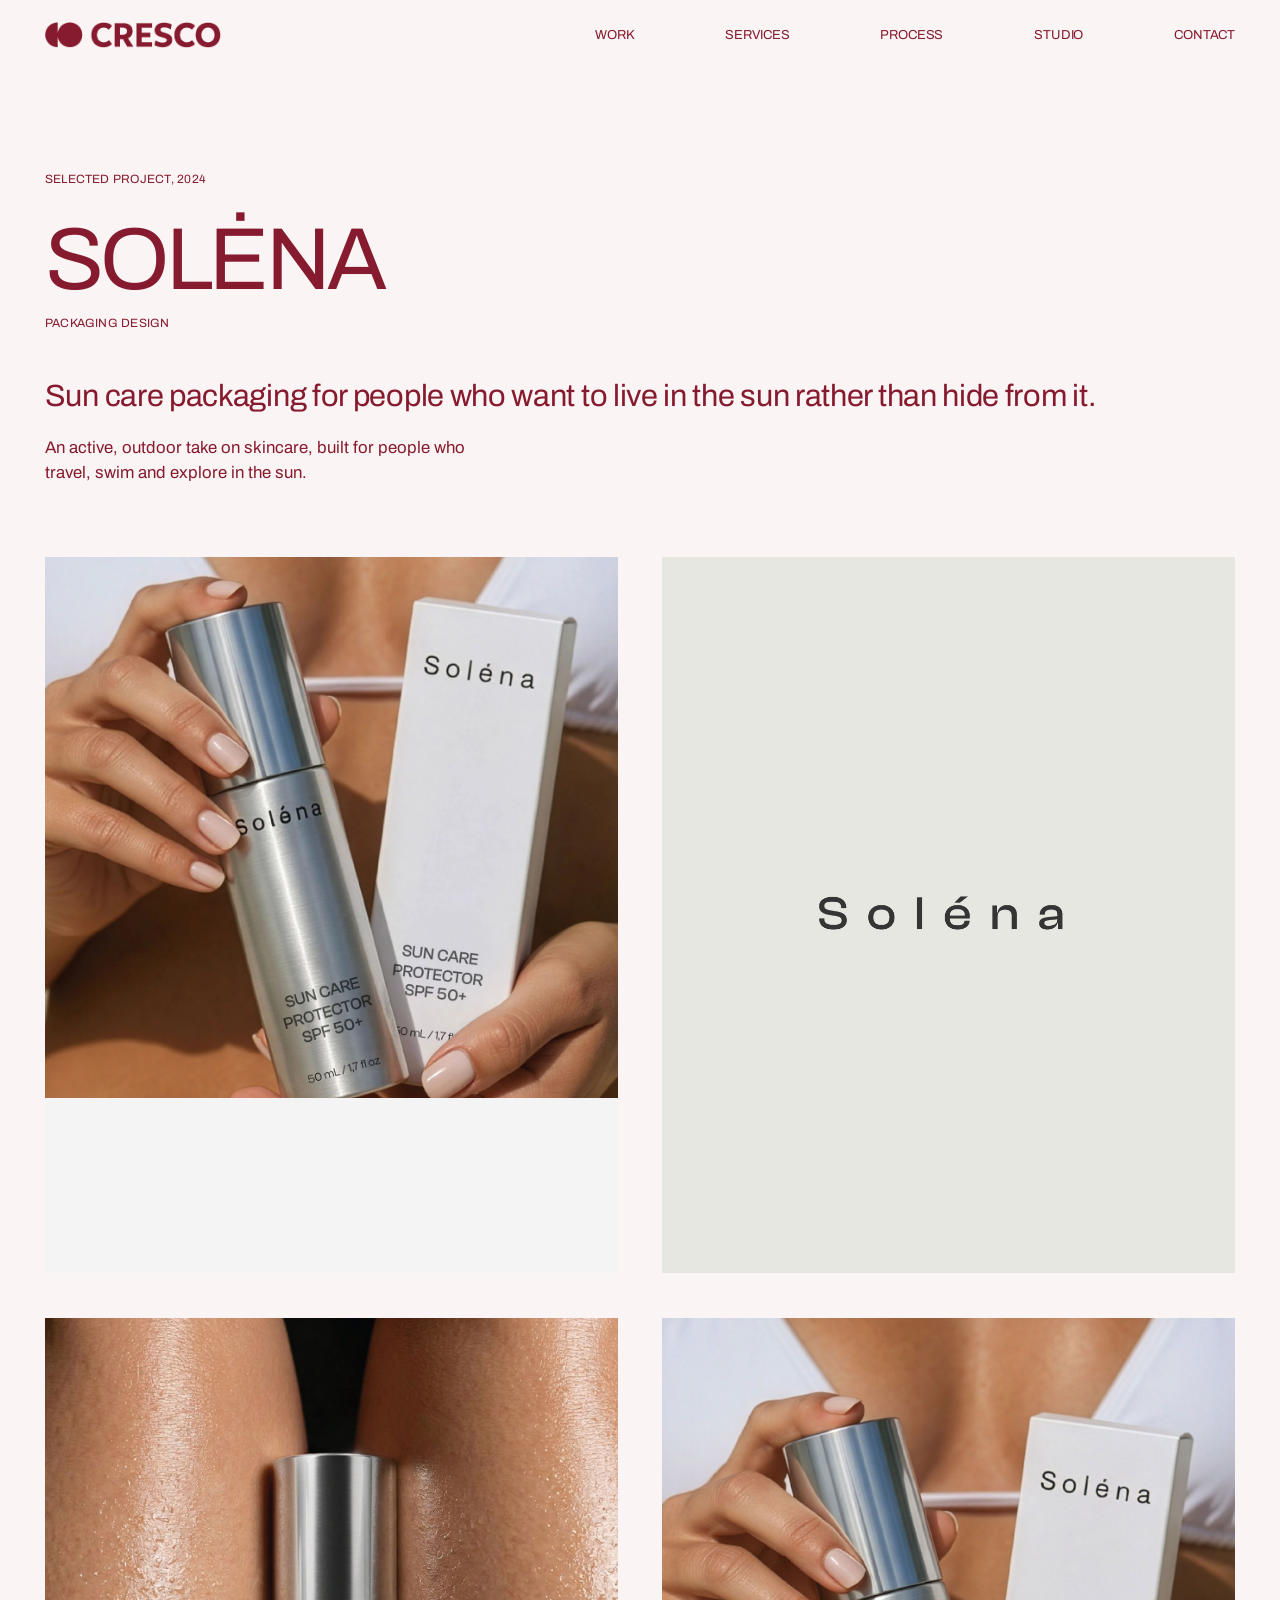
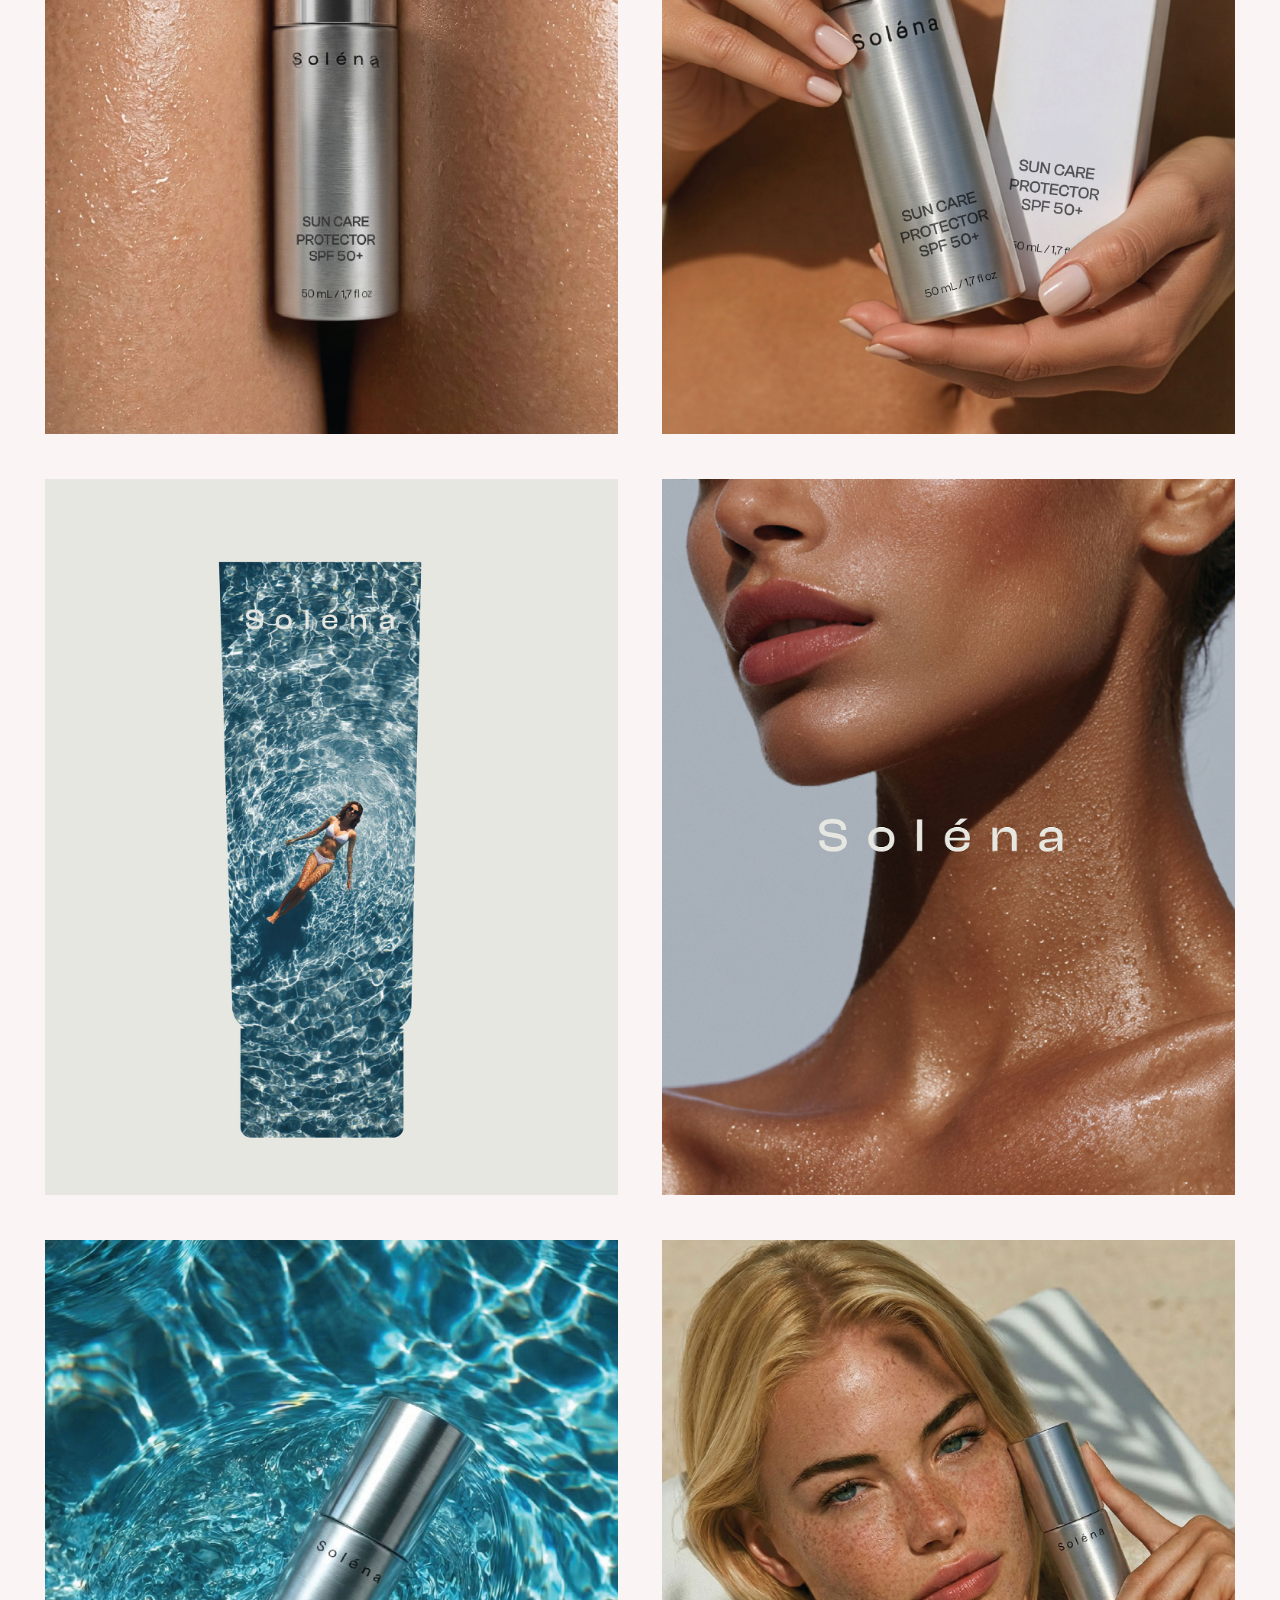
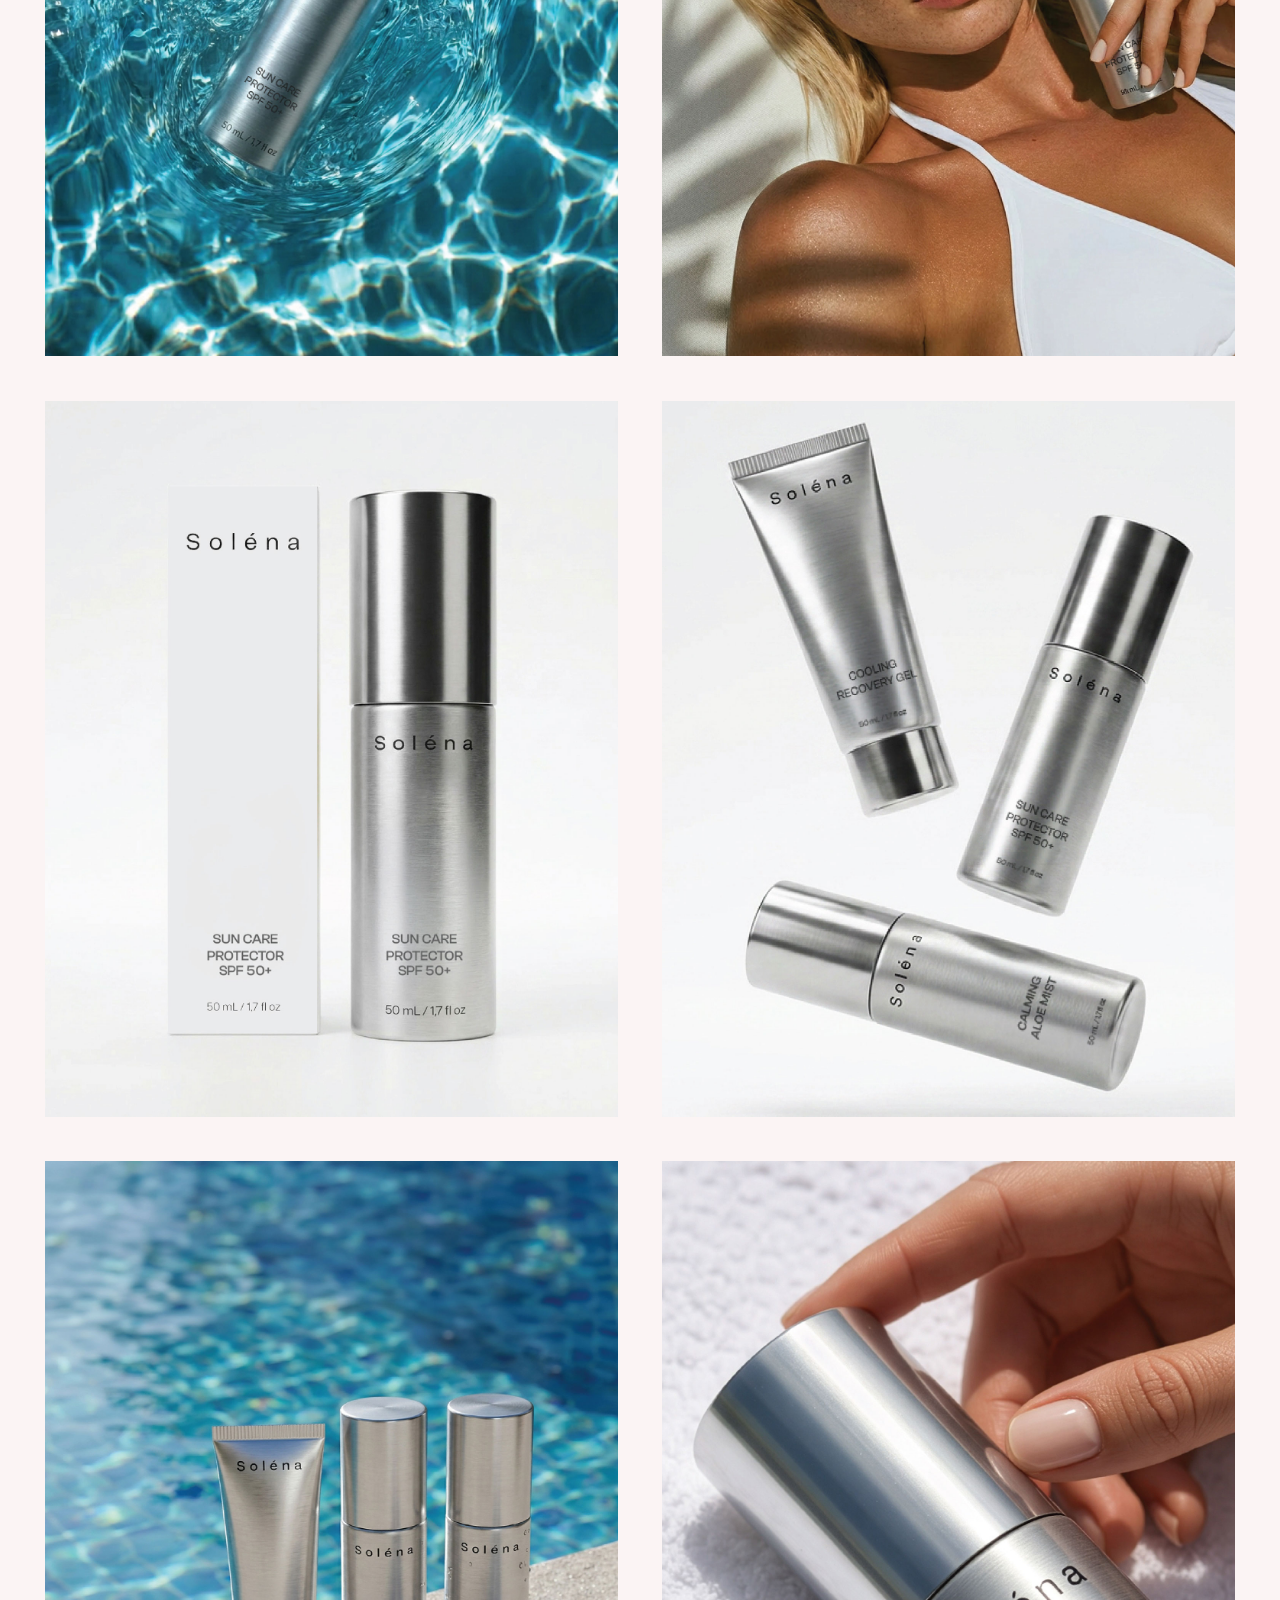
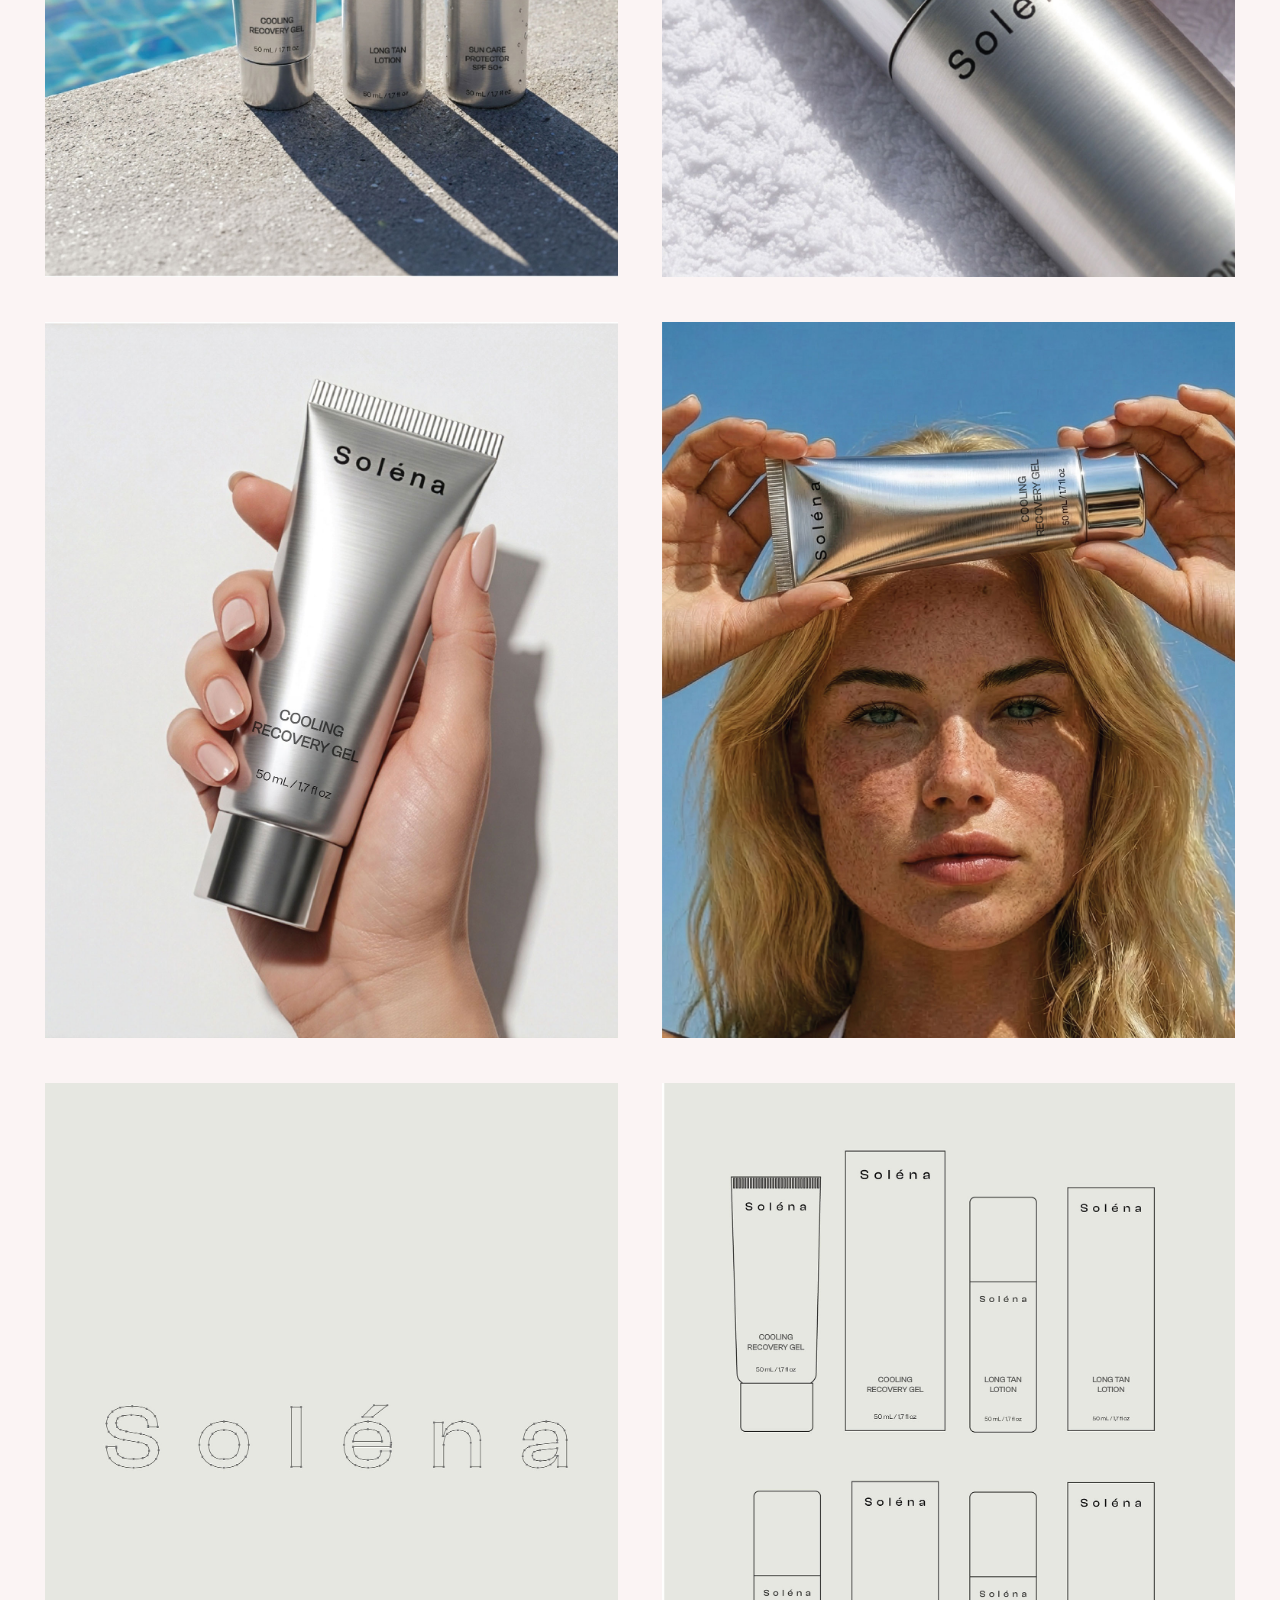
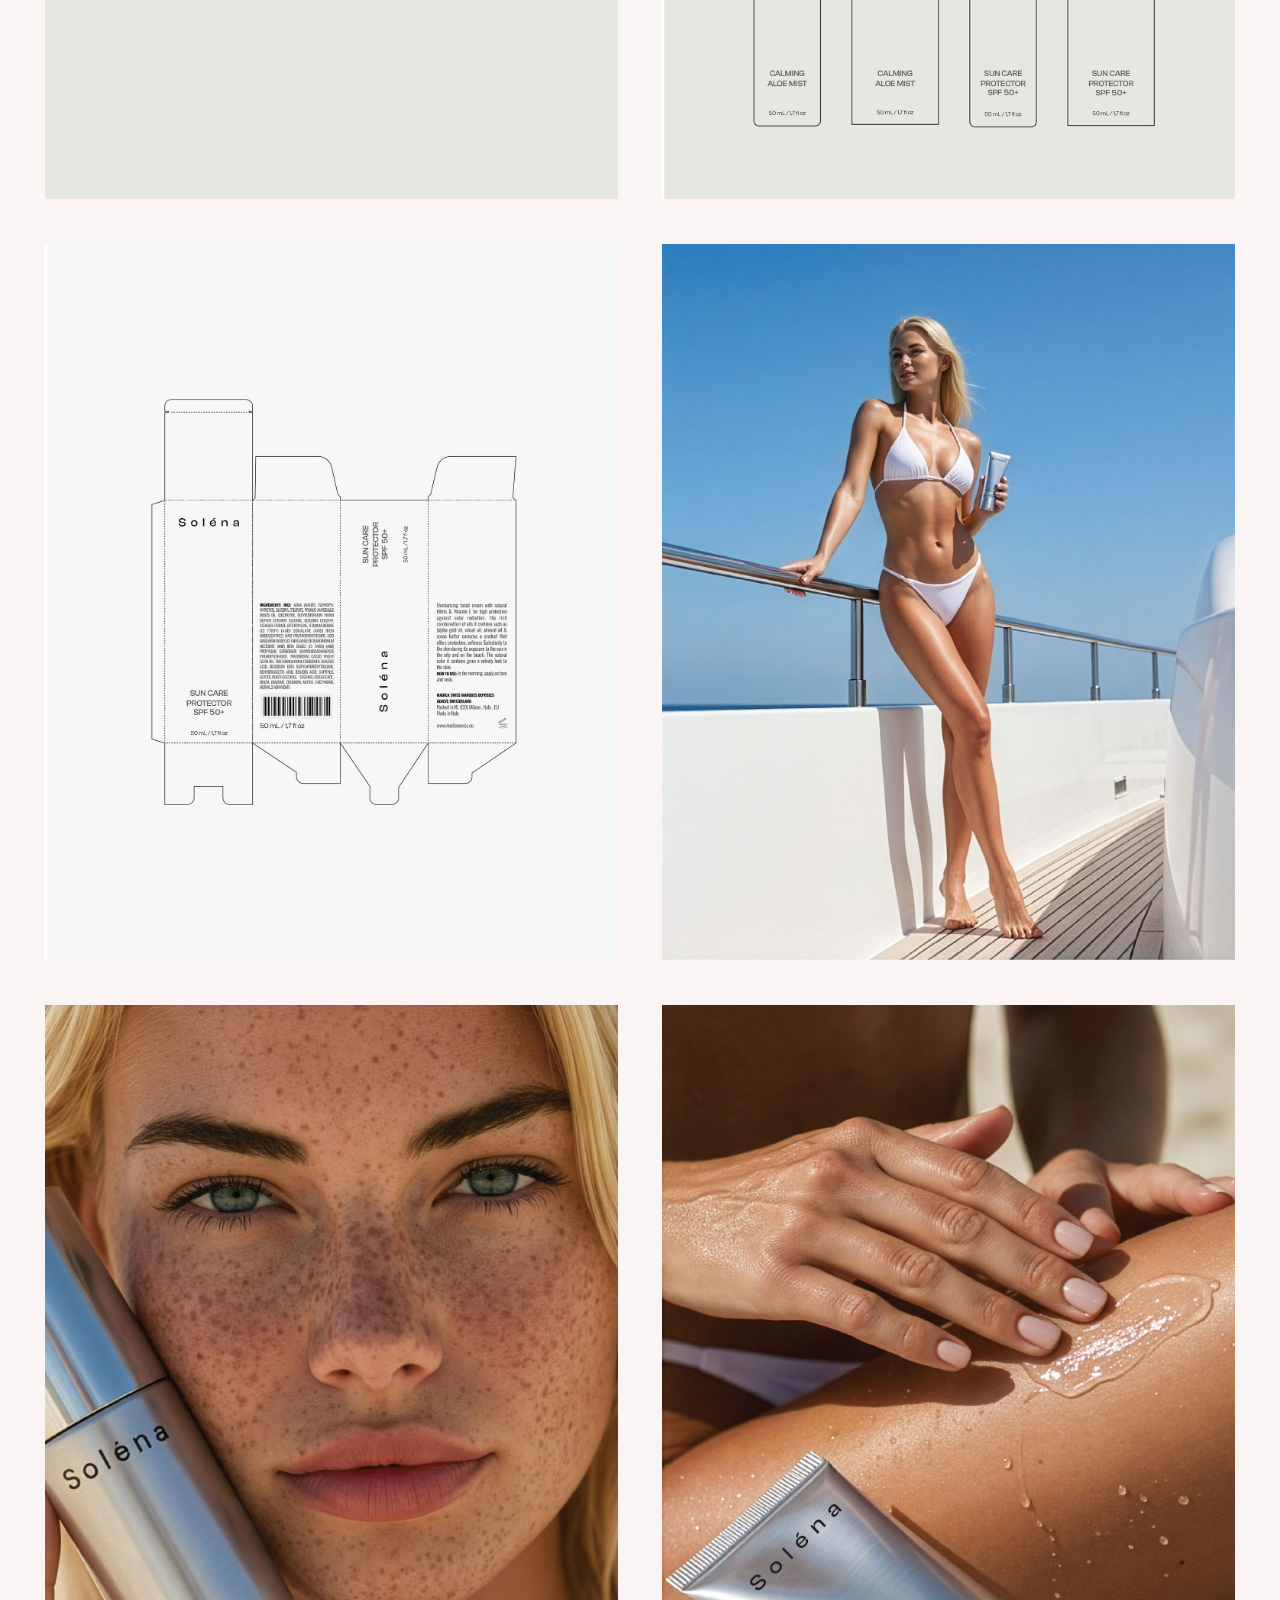
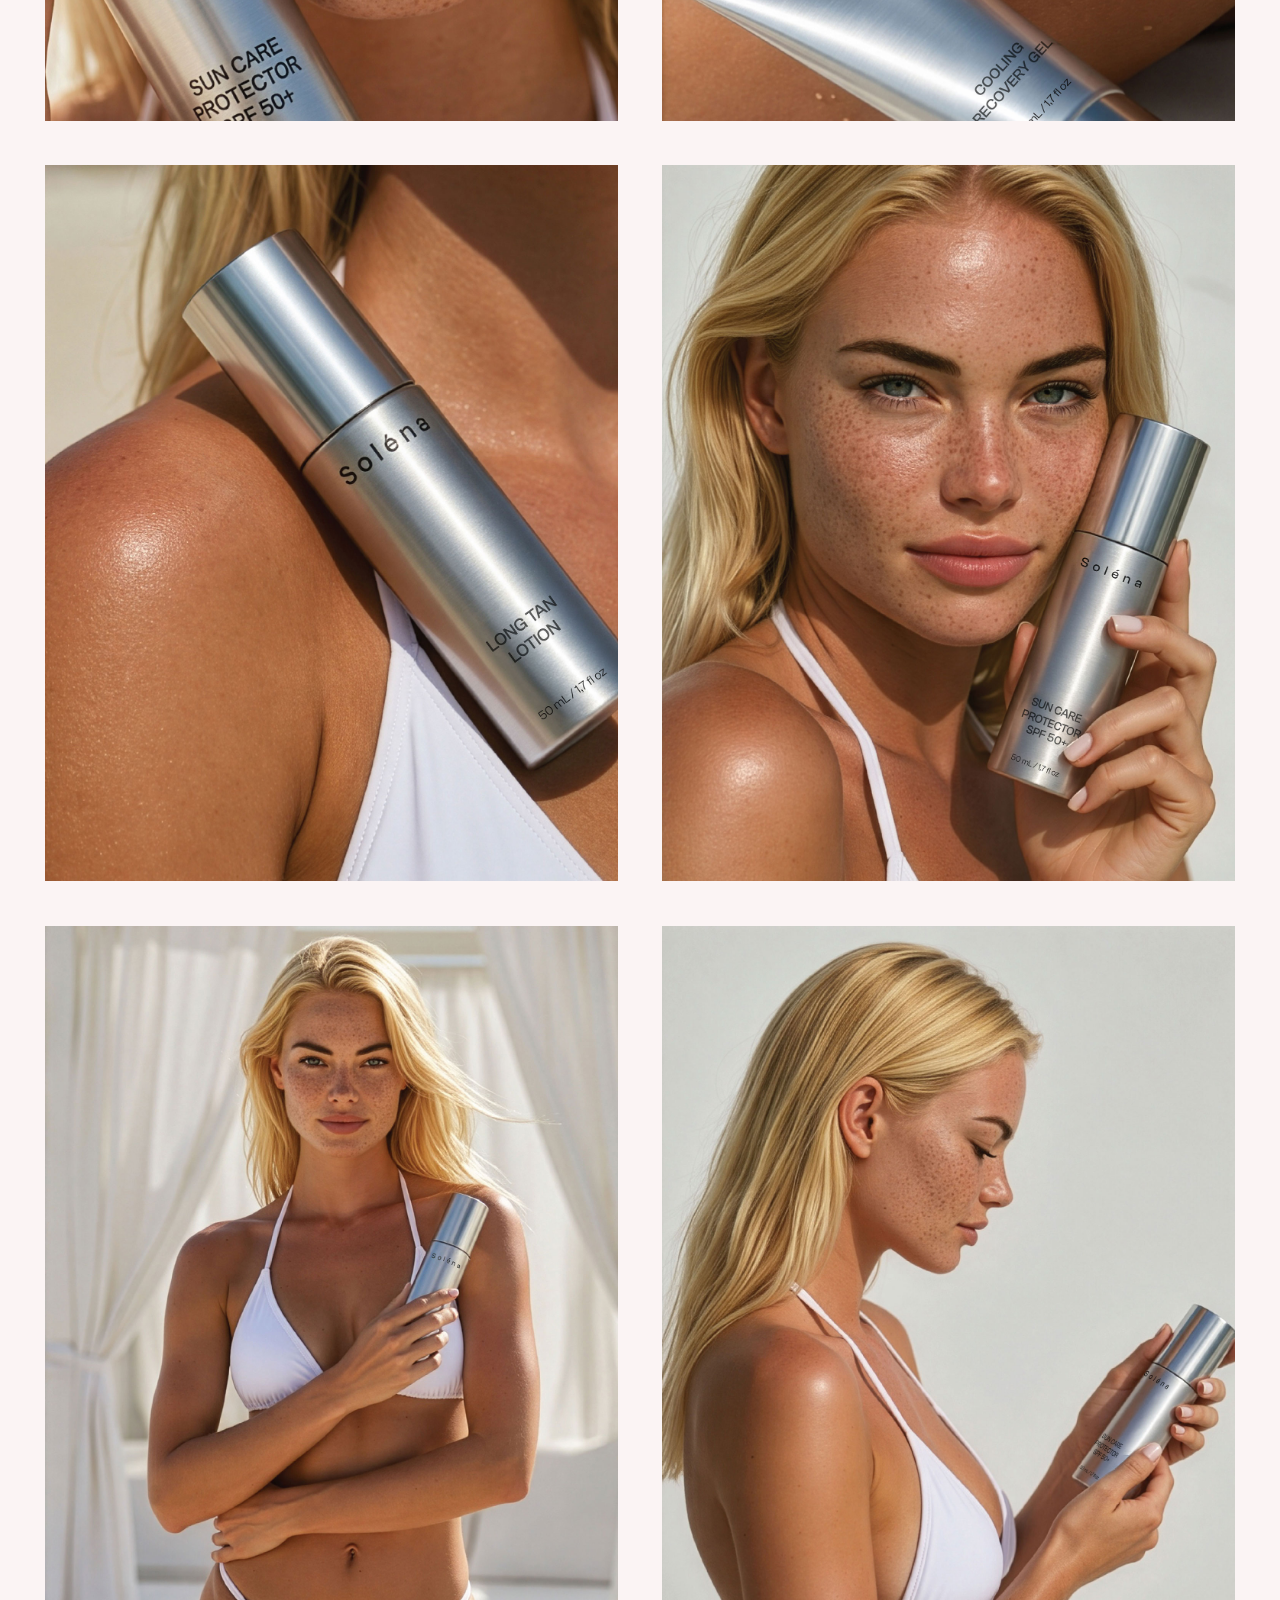
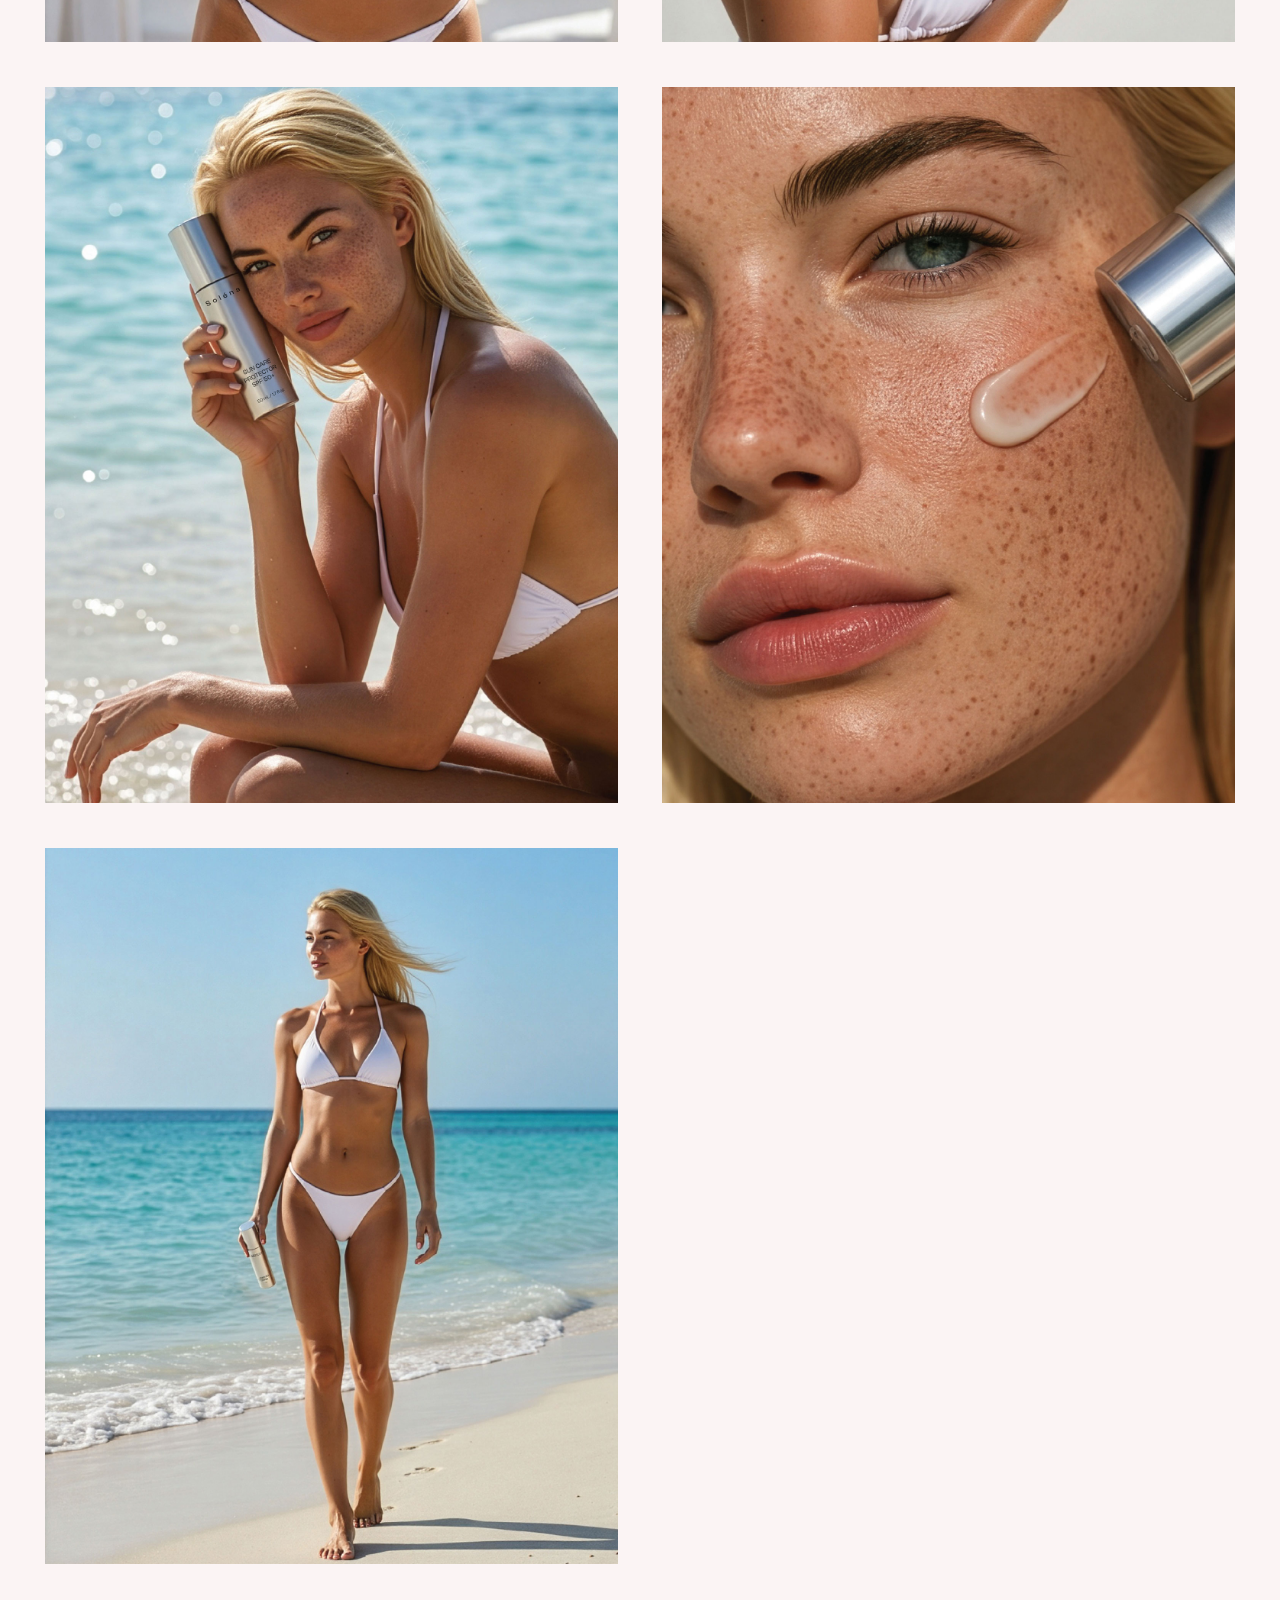
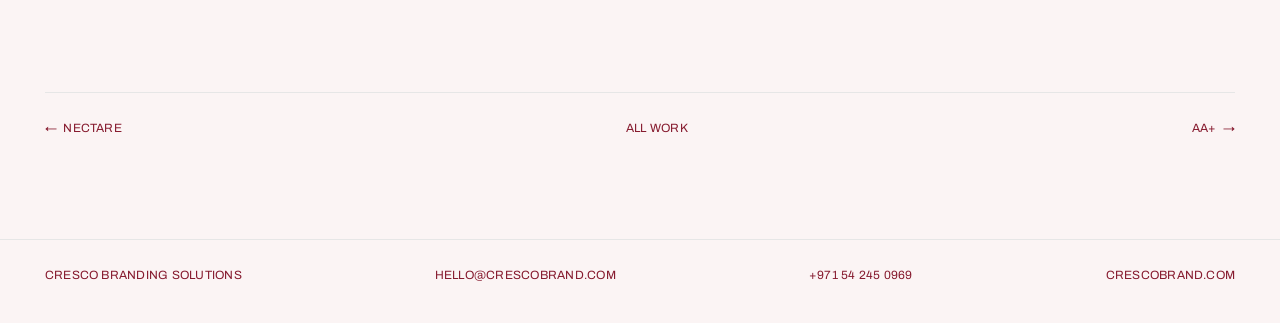
<file: work/solena.html>
<!doctype html>
<html lang="en">
<head>
<meta charset="utf-8">
<meta name="viewport" content="width=device-width, initial-scale=1">
<title>Solėna | Packaging Design | Cresco Branding Solutions</title>
<meta name="description" content="Solėna packaging design designed by Cresco Branding Solutions.">
<meta property="og:title" content="Solėna | Packaging Design | Cresco Branding Solutions">
<meta property="og:description" content="Solėna packaging design designed by Cresco Branding Solutions.">
<meta property="og:type" content="website">
<meta property="og:image" content="../images/work/solena/00.jpg">
<link rel="icon" type="image/png" href="../images/favicon.png">
<link rel="preconnect" href="https://fonts.googleapis.com">
<link rel="preconnect" href="https://fonts.gstatic.com" crossorigin>
<link rel="stylesheet" href="https://fonts.googleapis.com/css2?family=Archivo:wght@400&display=swap">
<link rel="stylesheet" href="../css/style.css">
<script>document.documentElement.classList.add('js');</script>
</head>
<body>
<header class="nav">
  <a class="nav__logo" href="../index.html" aria-label="Cresco Branding Solutions, home">
    <img src="../images/logo-cresco.png" alt="Cresco" width="407" height="60">
  </a>
  <nav class="nav__links" aria-label="Primary">
      <a href="../index.html" aria-current="page">Work</a>
      <a href="../services.html">Services</a>
      <a href="../process.html">Process</a>
      <a href="../studio.html">Studio</a>
      <a href="../contact.html">Contact</a>
  </nav>
  <button class="nav__toggle" type="button" aria-expanded="false" aria-controls="menu">Menu</button>
</header>

<div class="nav__overlay" id="menu">
    <a href="../index.html">Work</a>
    <a href="../services.html">Services</a>
    <a href="../process.html">Process</a>
    <a href="../studio.html">Studio</a>
    <a href="../contact.html">Contact</a>
</div>

<main>
  <section class="wrap project-head">
    <p class="meta muted reveal">Selected project, 2024</p>
    <h1 class="display reveal" style="margin-top:.35em">Solėna</h1>
    <p class="meta project-head__category reveal">Packaging Design</p>
  </section>

  <section class="wrap">
    <p class="project-lead measure-wide reveal">Sun care packaging for people who want to live in the sun rather than hide from it.</p>
    <p class="project-body measure reveal" style="margin-top:1.1em">An active, outdoor take on skincare, built for people who travel, swim and explore in the sun.</p>
  </section>

  <section class="wrap">
    <div class="project-figures">
      <div class="fig fig--half reveal"><img src="../images/work/solena/00.jpg" alt="Solėna sun care packaging" loading="lazy"></div>
      <div class="fig fig--half reveal"><img src="../images/work/solena/01.jpg" alt="Solėna sun care packaging" loading="lazy"></div>
      <div class="fig fig--half reveal"><img src="../images/work/solena/02.jpg" alt="Solėna sun care packaging" loading="lazy"></div>
      <div class="fig fig--half reveal"><img src="../images/work/solena/03.jpg" alt="Solėna sun care packaging" loading="lazy"></div>
      <div class="fig fig--half reveal"><img src="../images/work/solena/04.jpg" alt="Solėna sun care packaging" loading="lazy"></div>
      <div class="fig fig--half reveal"><img src="../images/work/solena/05.jpg" alt="Solėna sun care packaging" loading="lazy"></div>
      <div class="fig fig--half reveal"><img src="../images/work/solena/06.jpg" alt="Solėna sun care packaging" loading="lazy"></div>
      <div class="fig fig--half reveal"><img src="../images/work/solena/07.jpg" alt="Solėna sun care packaging" loading="lazy"></div>
      <div class="fig fig--half reveal"><img src="../images/work/solena/08.jpg" alt="Solėna sun care packaging" loading="lazy"></div>
      <div class="fig fig--half reveal"><img src="../images/work/solena/09.jpg" alt="Solėna sun care packaging" loading="lazy"></div>
      <div class="fig fig--half reveal"><img src="../images/work/solena/10.jpg" alt="Solėna sun care packaging" loading="lazy"></div>
      <div class="fig fig--half reveal"><img src="../images/work/solena/11.jpg" alt="Solėna sun care packaging" loading="lazy"></div>
      <div class="fig fig--half reveal"><img src="../images/work/solena/12.jpg" alt="Solėna sun care packaging" loading="lazy"></div>
      <div class="fig fig--half reveal"><img src="../images/work/solena/13.jpg" alt="Solėna sun care packaging" loading="lazy"></div>
      <div class="fig fig--half reveal"><img src="../images/work/solena/15.jpg" alt="Solėna sun care packaging" loading="lazy"></div>
      <div class="fig fig--half reveal"><img src="../images/work/solena/16.jpg" alt="Solėna sun care packaging" loading="lazy"></div>
      <div class="fig fig--half reveal"><img src="../images/work/solena/17.jpg" alt="Solėna sun care packaging" loading="lazy"></div>
      <div class="fig fig--half reveal"><img src="../images/work/solena/18.jpg" alt="Solėna sun care packaging" loading="lazy"></div>
      <div class="fig fig--half reveal"><img src="../images/work/solena/19.jpg" alt="Solėna sun care packaging" loading="lazy"></div>
      <div class="fig fig--half reveal"><img src="../images/work/solena/20.jpg" alt="Solėna sun care packaging" loading="lazy"></div>
      <div class="fig fig--half reveal"><img src="../images/work/solena/21.jpg" alt="Solėna sun care packaging" loading="lazy"></div>
      <div class="fig fig--half reveal"><img src="../images/work/solena/22.jpg" alt="Solėna sun care packaging" loading="lazy"></div>
      <div class="fig fig--half reveal"><img src="../images/work/solena/23.jpg" alt="Solėna sun care packaging" loading="lazy"></div>
      <div class="fig fig--half reveal"><img src="../images/work/solena/24.jpg" alt="Solėna sun care packaging" loading="lazy"></div>
      <div class="fig fig--half reveal"><img src="../images/work/solena/25.jpg" alt="Solėna sun care packaging" loading="lazy"></div>
      <div class="fig fig--half reveal"><img src="../images/work/solena/26.jpg" alt="Solėna sun care packaging" loading="lazy"></div>
      <div class="fig fig--half reveal"><img src="../images/work/solena/27.jpg" alt="Solėna sun care packaging" loading="lazy"></div>
    </div>
  </section>

  <section class="wrap">
    <nav class="pager meta" aria-label="Projects">
      <a href="nectare.html">&#8592;&ensp;Nectare</a>
      <a href="../index.html">All work</a>
      <a href="aa-plus.html">AA+&ensp;&#8594;</a>
    </nav>
  </section>
</main>

<footer class="footer">
  <div class="footer__inner meta">
    <span>Cresco Branding Solutions</span>
    <a href="mailto:hello@crescobrand.com">hello@crescobrand.com</a>
    <a href="https://wa.me/971542450969" rel="noopener">+971 54 245 0969</a>
    <a href="https://crescobrand.com" rel="noopener">crescobrand.com</a>
  </div>
</footer>

<script src="../js/main.js"></script>
</body>
</html>
</file>
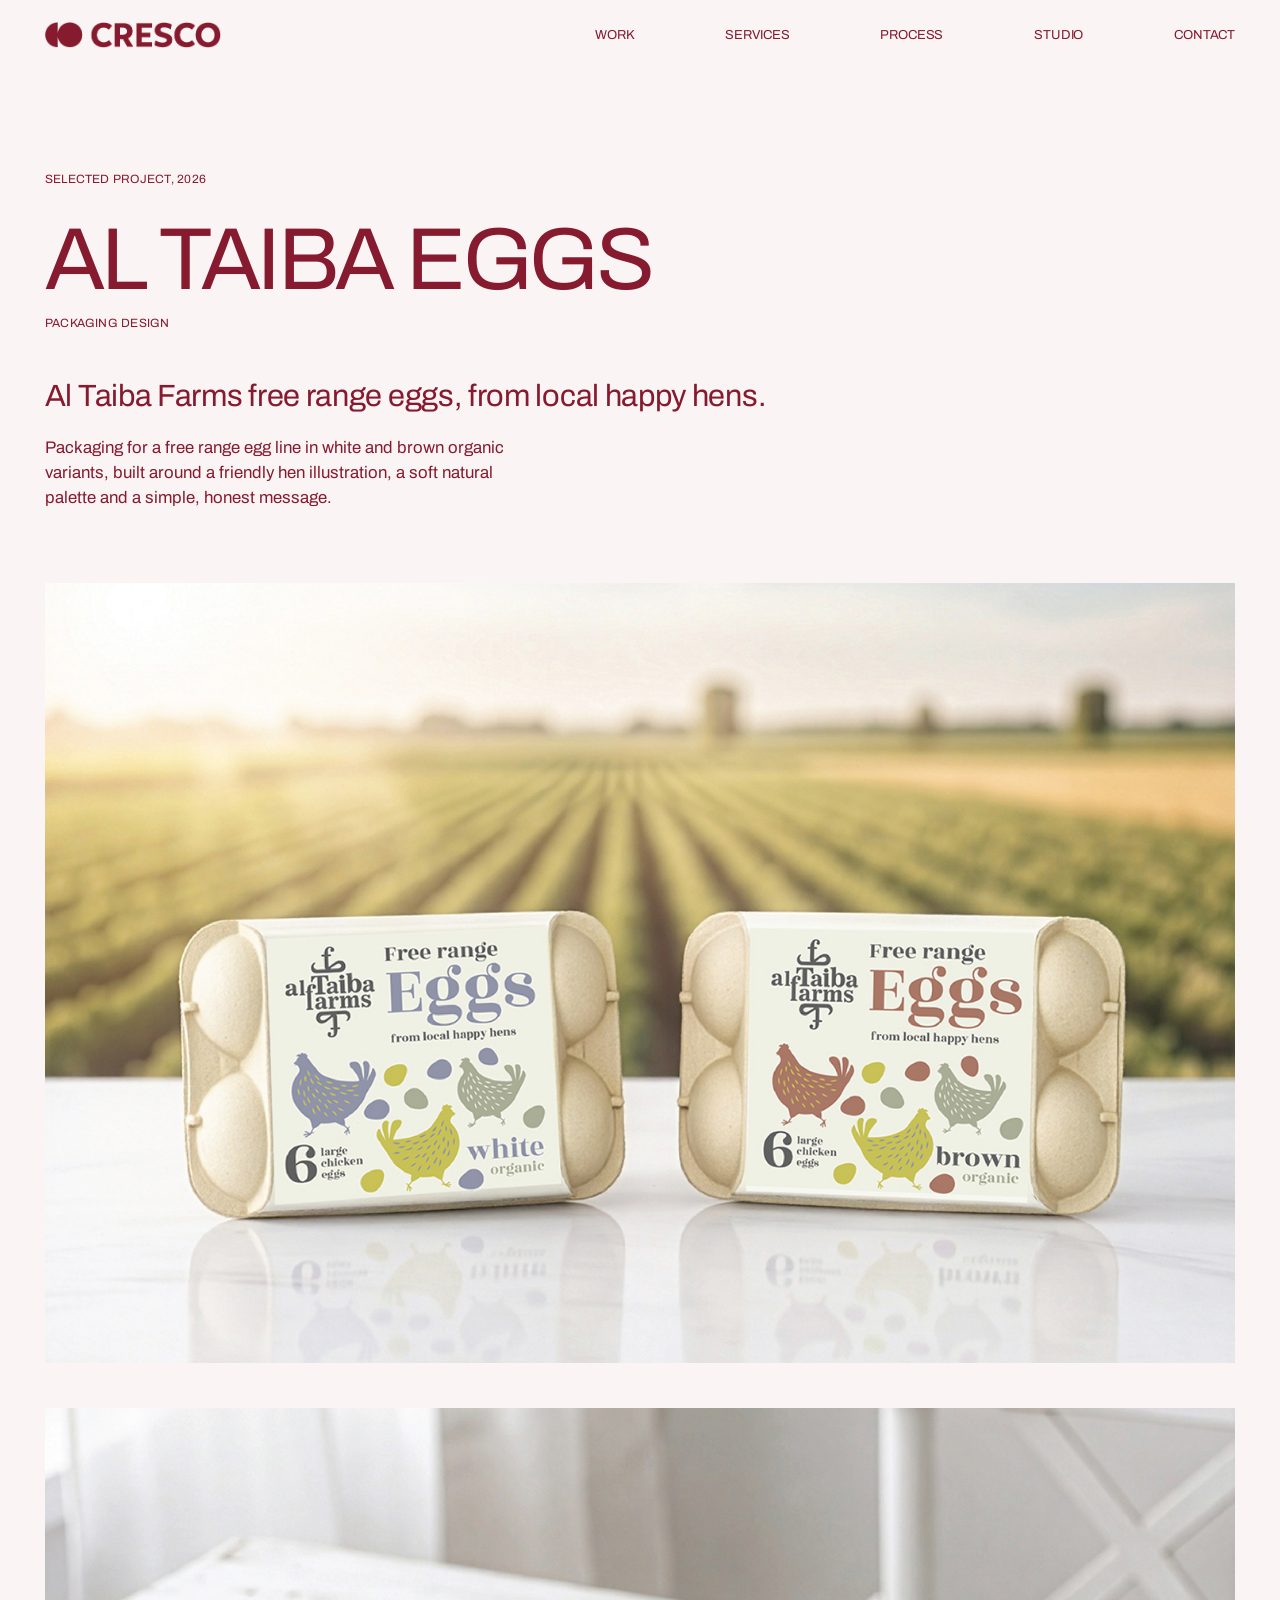
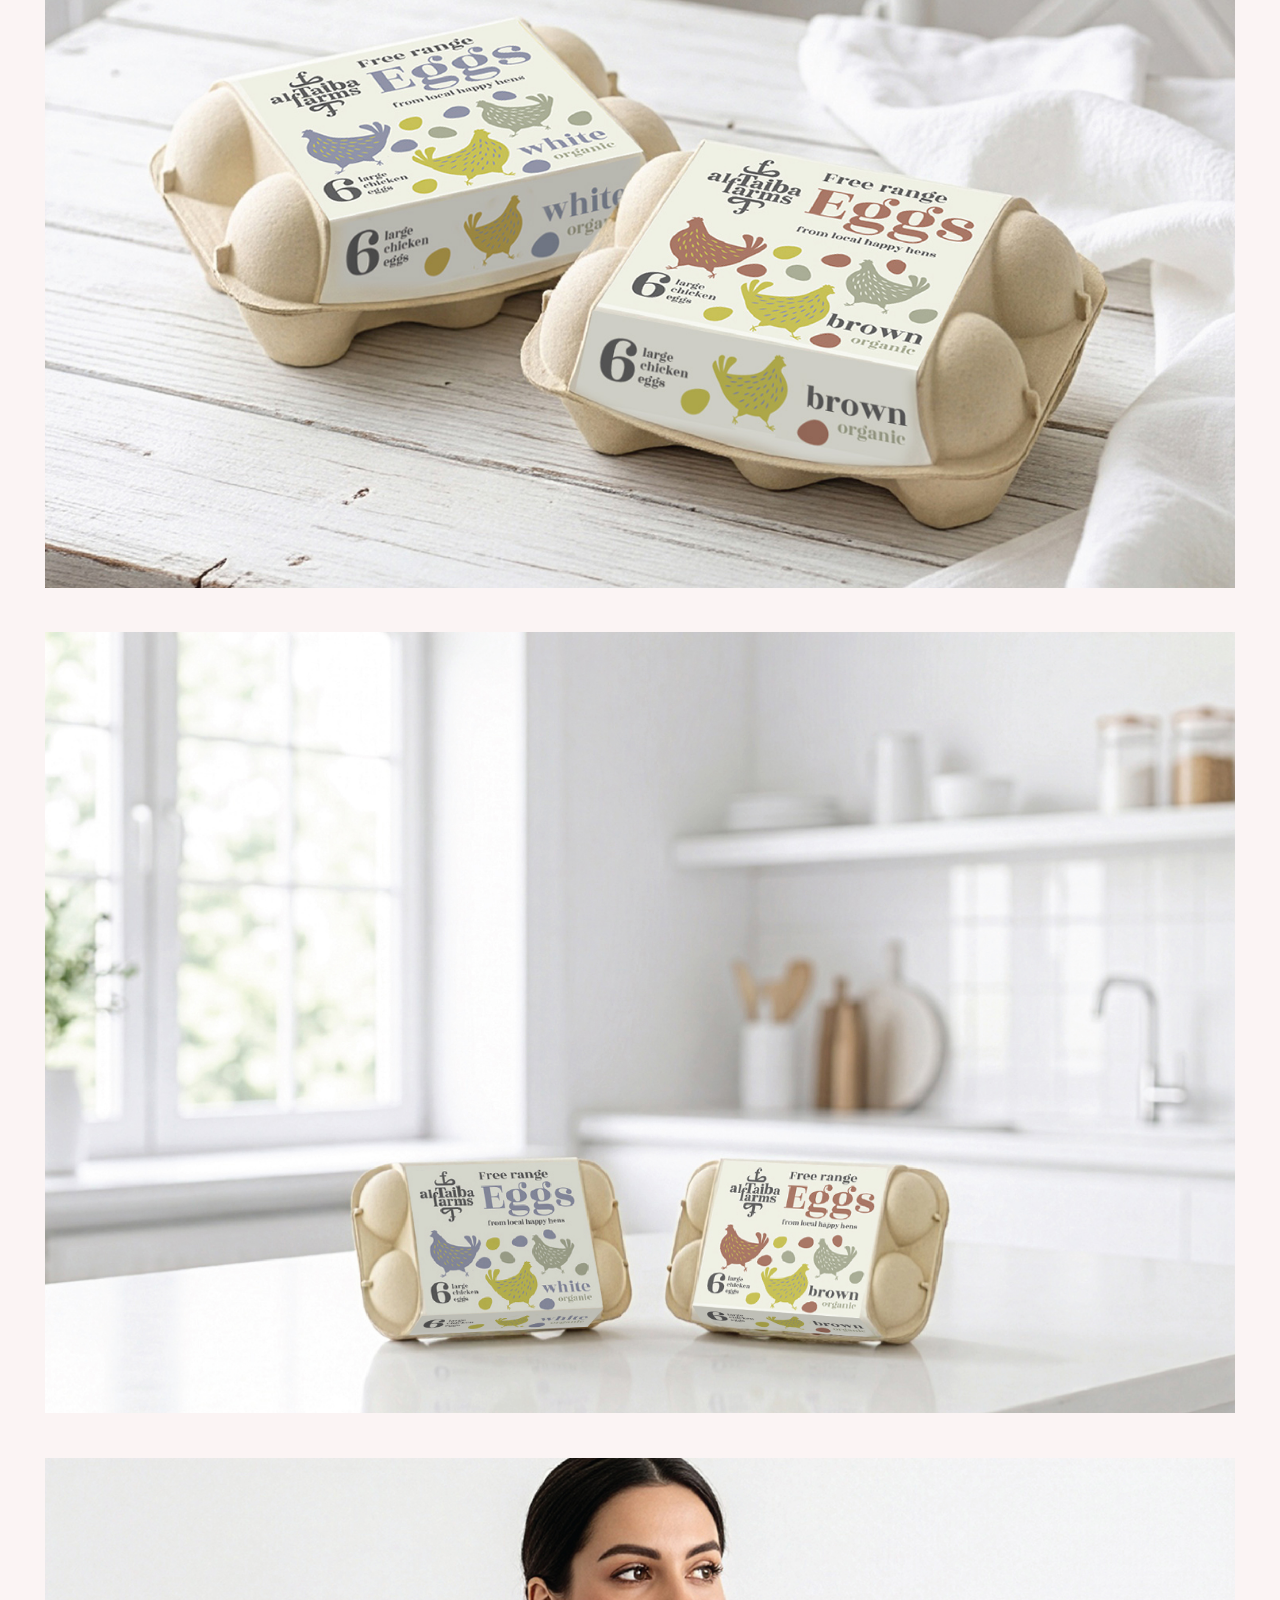
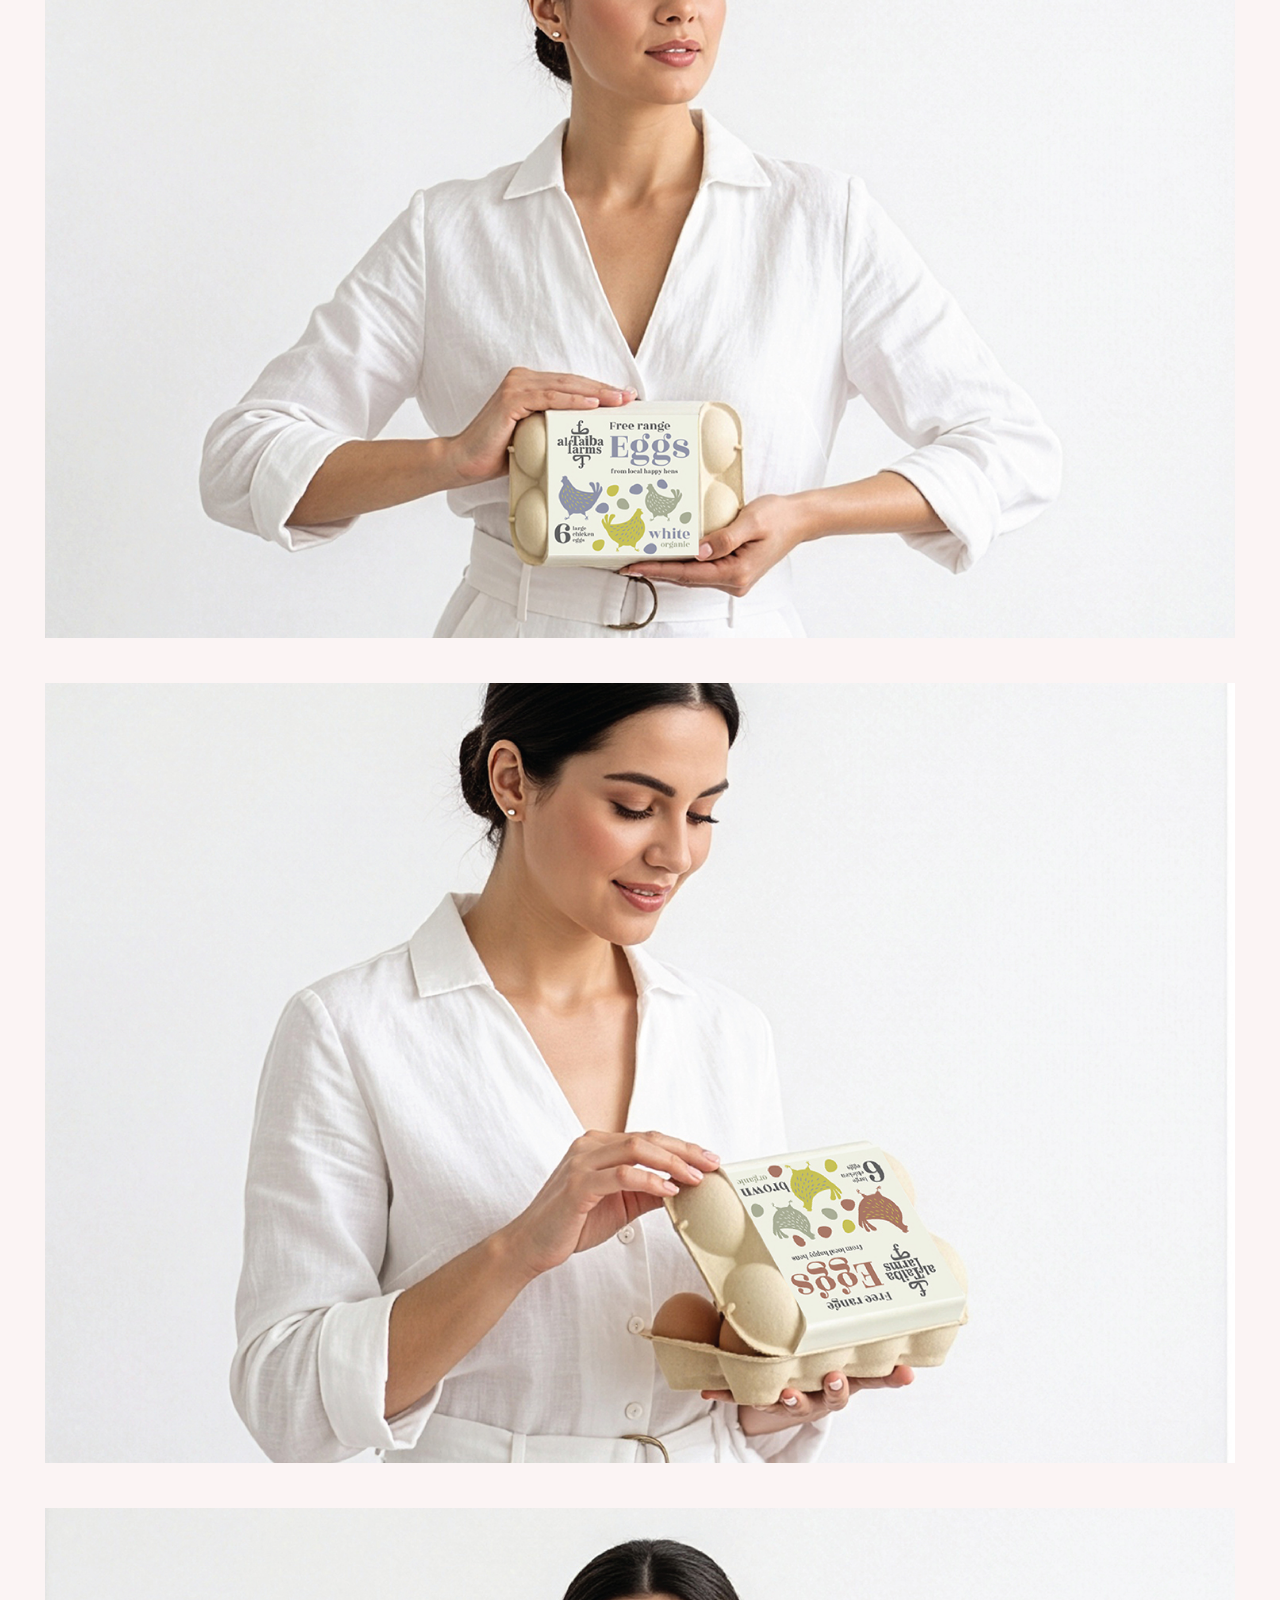
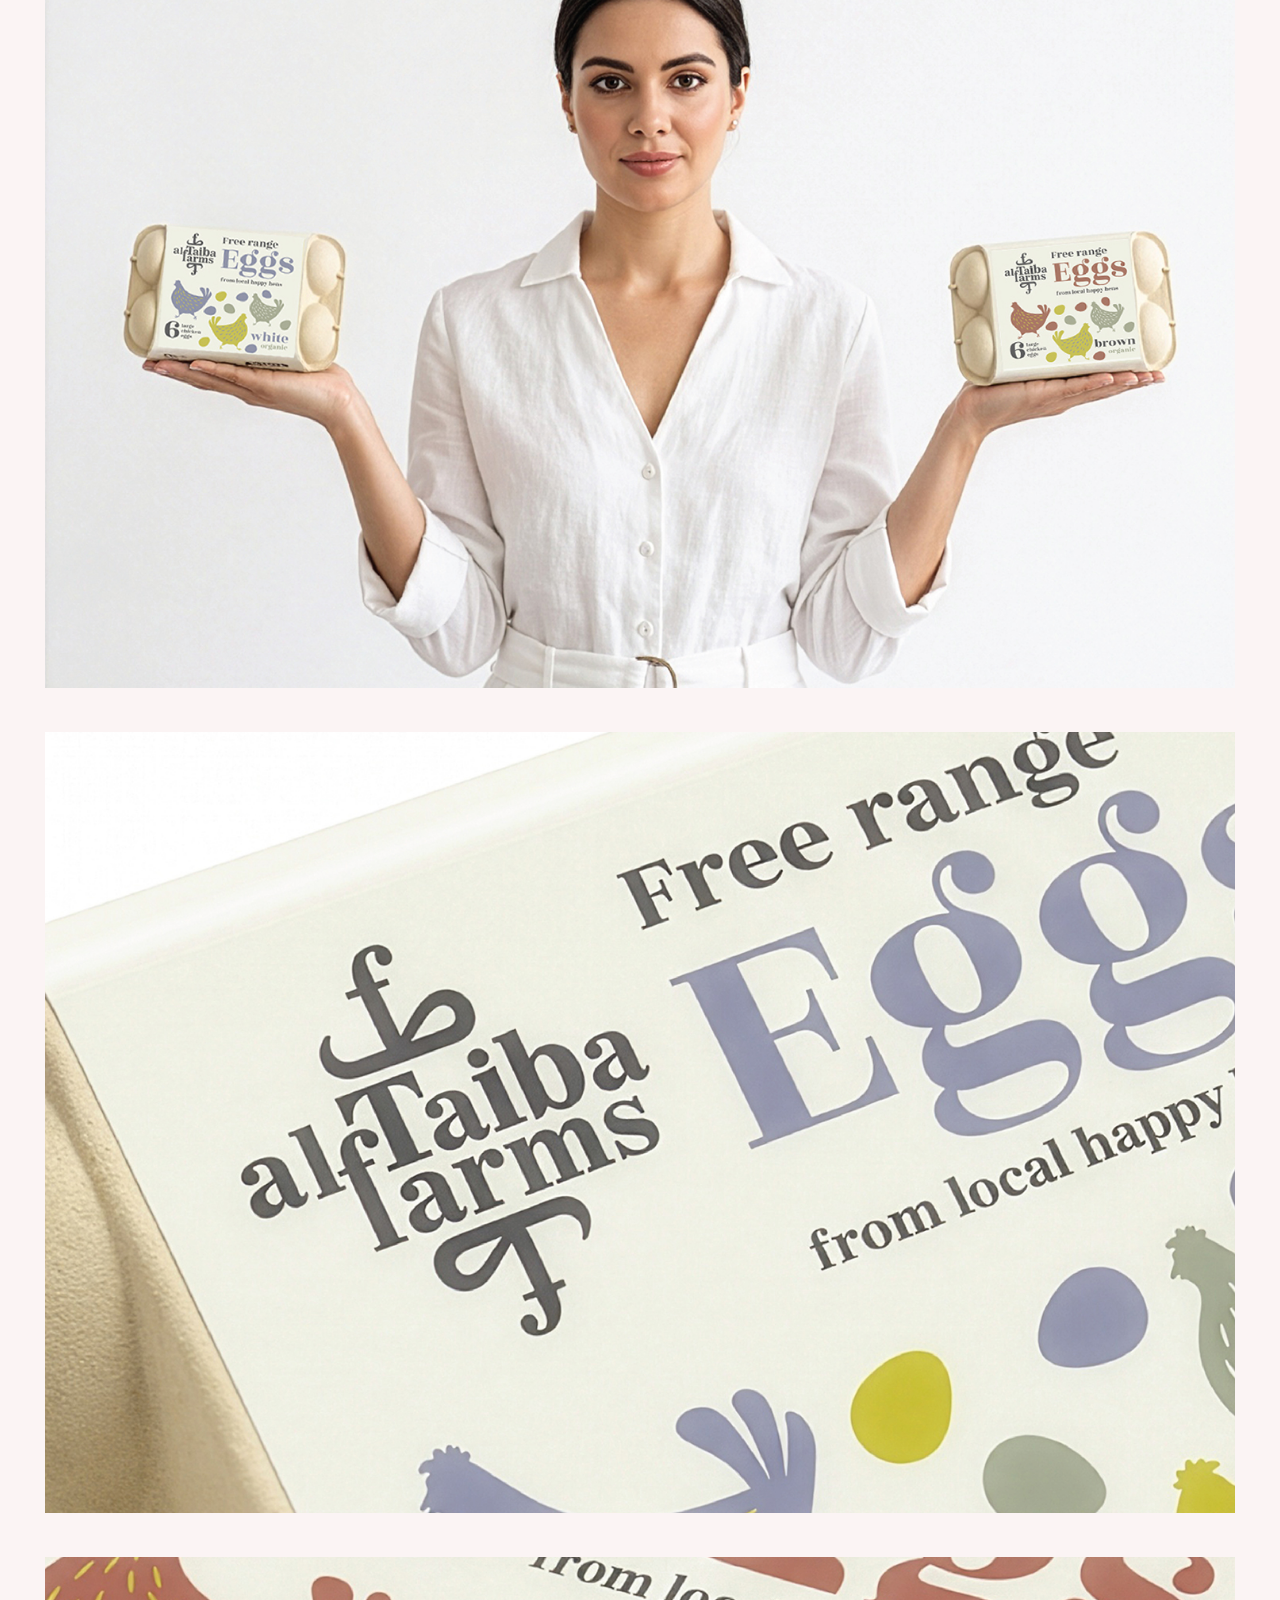
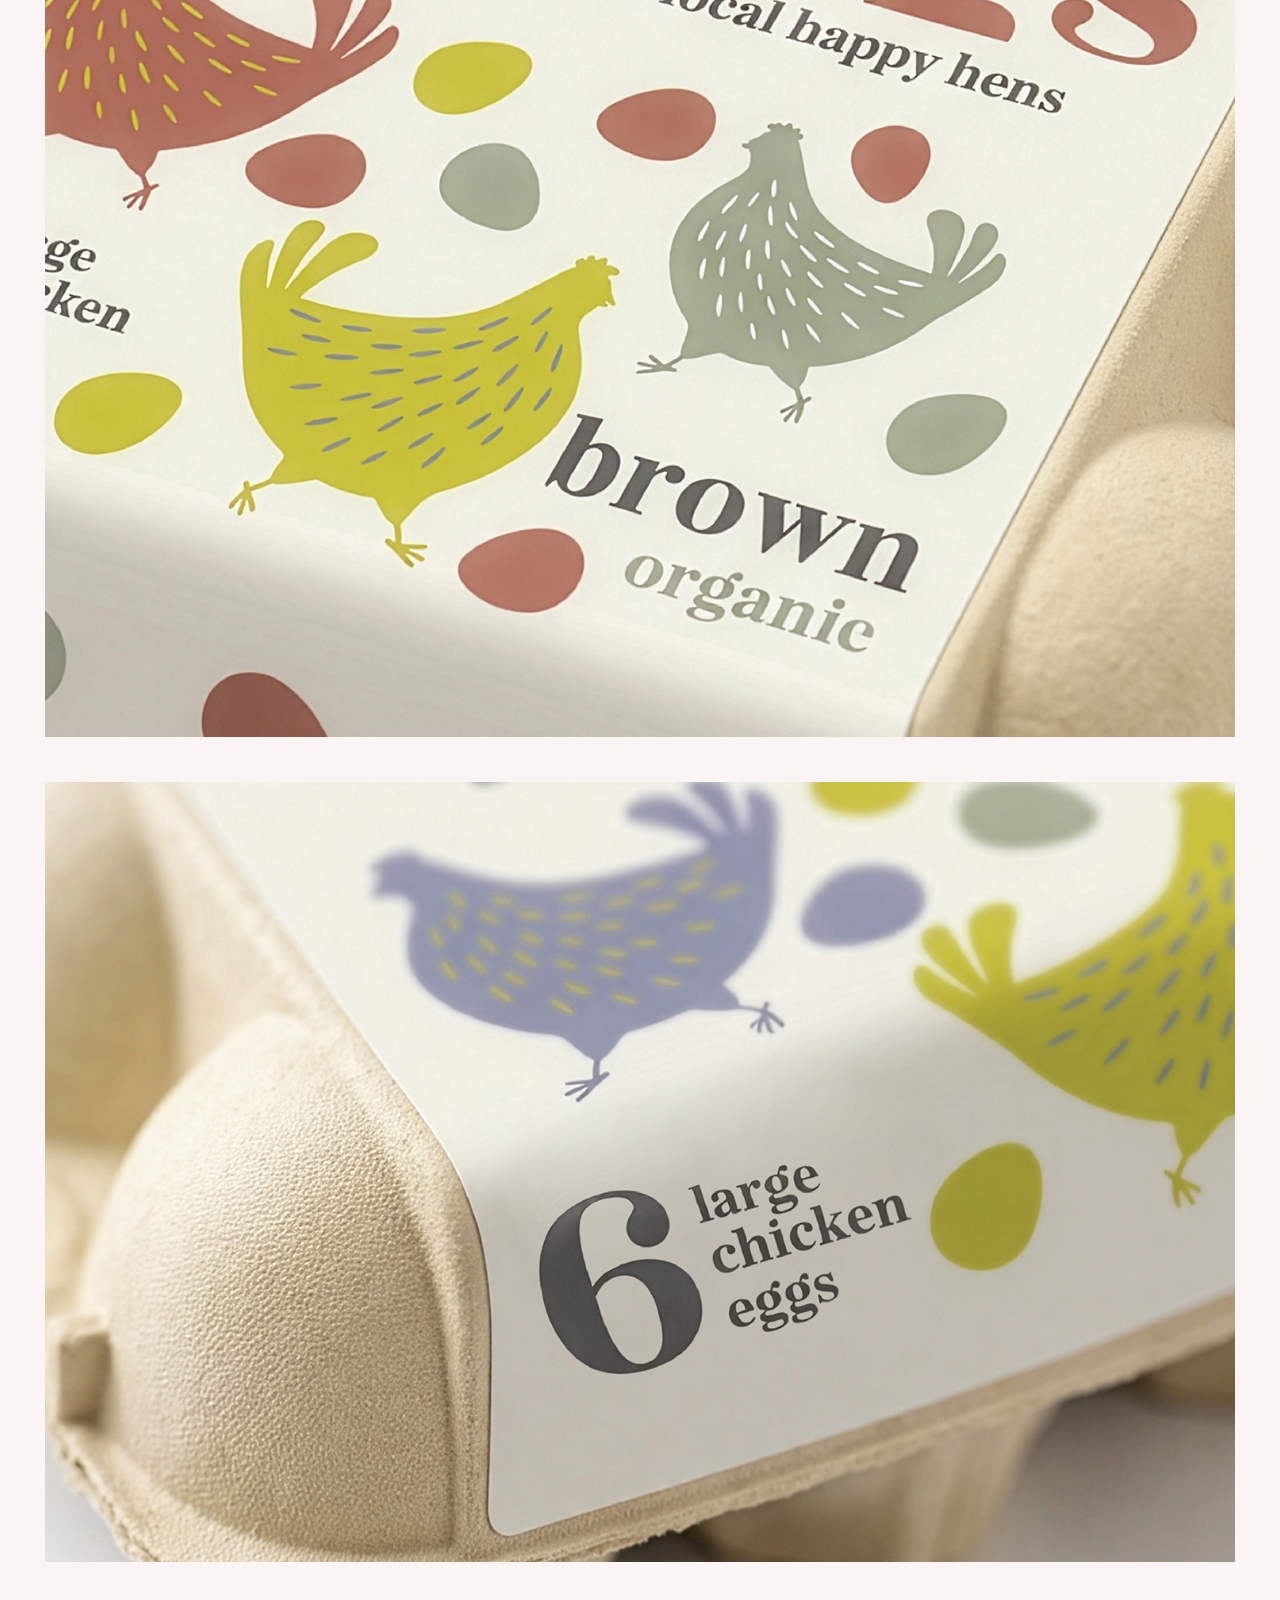
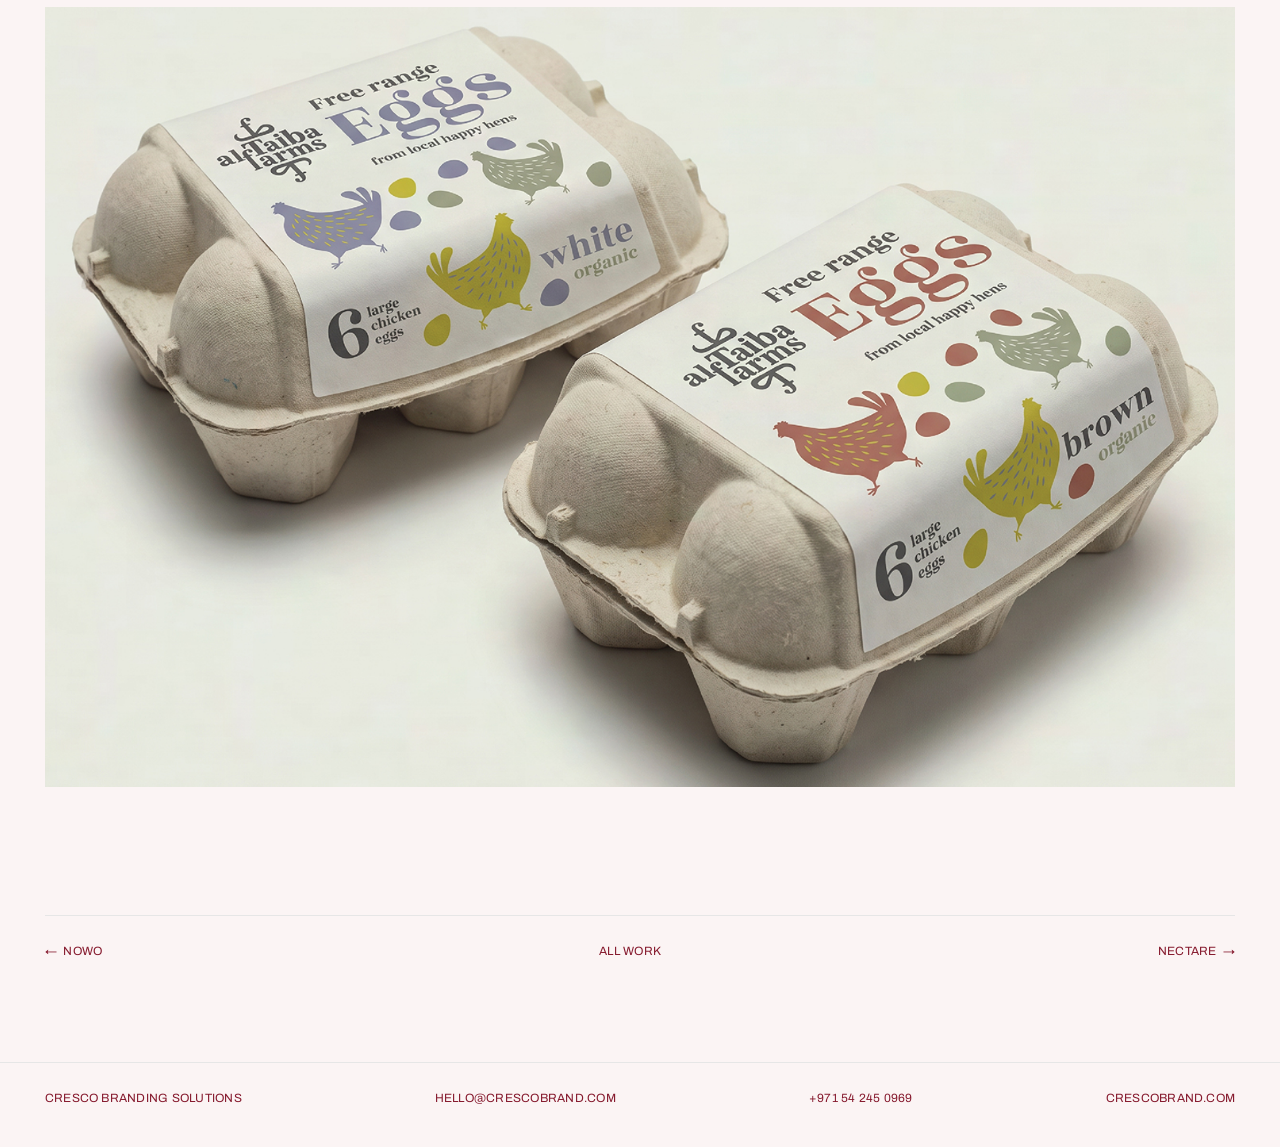
<file: work/taiba-eggs.html>
<!doctype html>
<html lang="en">
<head>
<meta charset="utf-8">
<meta name="viewport" content="width=device-width, initial-scale=1">
<title>Al Taiba Eggs | Packaging Design | Cresco Branding Solutions</title>
<meta name="description" content="Al Taiba Eggs packaging design designed by Cresco Branding Solutions.">
<meta property="og:title" content="Al Taiba Eggs | Packaging Design | Cresco Branding Solutions">
<meta property="og:description" content="Al Taiba Eggs packaging design designed by Cresco Branding Solutions.">
<meta property="og:type" content="website">
<meta property="og:image" content="../images/work/taiba-eggs/01.jpg">
<link rel="icon" type="image/png" href="../images/favicon.png">
<link rel="preconnect" href="https://fonts.googleapis.com">
<link rel="preconnect" href="https://fonts.gstatic.com" crossorigin>
<link rel="stylesheet" href="https://fonts.googleapis.com/css2?family=Archivo:wght@400&display=swap">
<link rel="stylesheet" href="../css/style.css">
<script>document.documentElement.classList.add('js');</script>
</head>
<body>
<header class="nav">
  <a class="nav__logo" href="../index.html" aria-label="Cresco Branding Solutions, home">
    <img src="../images/logo-cresco.png" alt="Cresco" width="407" height="60">
  </a>
  <nav class="nav__links" aria-label="Primary">
      <a href="../index.html" aria-current="page">Work</a>
      <a href="../services.html">Services</a>
      <a href="../process.html">Process</a>
      <a href="../studio.html">Studio</a>
      <a href="../contact.html">Contact</a>
  </nav>
  <button class="nav__toggle" type="button" aria-expanded="false" aria-controls="menu">Menu</button>
</header>

<div class="nav__overlay" id="menu">
    <a href="../index.html">Work</a>
    <a href="../services.html">Services</a>
    <a href="../process.html">Process</a>
    <a href="../studio.html">Studio</a>
    <a href="../contact.html">Contact</a>
</div>

<main>
  <section class="wrap project-head">
    <p class="meta muted reveal">Selected project, 2026</p>
    <h1 class="display reveal" style="margin-top:.35em">Al Taiba Eggs</h1>
    <p class="meta project-head__category reveal">Packaging Design</p>
  </section>

  <section class="wrap">
    <p class="project-lead measure-wide reveal">Al Taiba Farms free range eggs, from local happy hens.</p>
    <p class="project-body measure reveal" style="margin-top:1.1em">Packaging for a free range egg line in white and brown organic variants, built around a friendly hen illustration, a soft natural palette and a simple, honest message.</p>
  </section>

  <section class="wrap">
    <div class="project-figures">
      <div class="fig fig--full reveal"><img src="../images/work/taiba-eggs/01.jpg" alt="Al Taiba free range eggs packaging design" loading="lazy"></div>
      <div class="fig fig--full reveal"><img src="../images/work/taiba-eggs/02.jpg" alt="Al Taiba free range eggs packaging design" loading="lazy"></div>
      <div class="fig fig--full reveal"><img src="../images/work/taiba-eggs/03.jpg" alt="Al Taiba free range eggs packaging design" loading="lazy"></div>
      <div class="fig fig--full reveal"><img src="../images/work/taiba-eggs/04.jpg" alt="Al Taiba free range eggs packaging design" loading="lazy"></div>
      <div class="fig fig--full reveal"><img src="../images/work/taiba-eggs/05.jpg" alt="Al Taiba free range eggs packaging design" loading="lazy"></div>
      <div class="fig fig--full reveal"><img src="../images/work/taiba-eggs/06.jpg" alt="Al Taiba free range eggs packaging design" loading="lazy"></div>
      <div class="fig fig--full reveal"><img src="../images/work/taiba-eggs/07.jpg" alt="Al Taiba free range eggs packaging design" loading="lazy"></div>
      <div class="fig fig--full reveal"><img src="../images/work/taiba-eggs/08.jpg" alt="Al Taiba free range eggs packaging design" loading="lazy"></div>
      <div class="fig fig--full reveal"><img src="../images/work/taiba-eggs/09.jpg" alt="Al Taiba free range eggs packaging design" loading="lazy"></div>
      <div class="fig fig--full reveal"><img src="../images/work/taiba-eggs/10.jpg" alt="Al Taiba free range eggs packaging design" loading="lazy"></div>
    </div>
  </section>

  <section class="wrap">
    <nav class="pager meta" aria-label="Projects">
      <a href="nowo.html">&#8592;&ensp;Nowo</a>
      <a href="../index.html">All work</a>
      <a href="nectare.html">Nectare&ensp;&#8594;</a>
    </nav>
  </section>
</main>

<footer class="footer">
  <div class="footer__inner meta">
    <span>Cresco Branding Solutions</span>
    <a href="mailto:hello@crescobrand.com">hello@crescobrand.com</a>
    <a href="https://wa.me/971542450969" rel="noopener">+971 54 245 0969</a>
    <a href="https://crescobrand.com" rel="noopener">crescobrand.com</a>
  </div>
</footer>

<script src="../js/main.js"></script>
</body>
</html>
</file>
<file: css/style.css>
/* ==========================================================================
   Cresco Branding Solutions
   Monochrome editorial system — white ground, near-black type, no accent.
   Logo assets: logo-01 wordmark (dark) · logo-02 mark (dark)
                logo-03 wordmark (white) · logo-04 mark (white)  ← for dark sections
   ========================================================================== */

:root {
  --bg: #fbf4f4;
  --fg: #861a2e;
  --muted: #861a2e;
  --rule: #e6e6e6;

  --gutter: clamp(20px, 3.5vw, 56px);
  --page-max: 1800px;

  --block: clamp(72px, 10vw, 160px);   /* space between major blocks */
  --ease: cubic-bezier(.2, .6, .2, 1);

  --font: 'Archivo', 'Helvetica Neue', Helvetica, Arial, sans-serif;
}

*, *::before, *::after { box-sizing: border-box; }

html { -webkit-text-size-adjust: 100%; }

body {
  margin: 0;
  min-height: 100vh;
  display: flex;
  flex-direction: column;
  background: var(--bg);
  color: var(--fg);
  font-family: var(--font);
  font-size: 17px;
  line-height: 1.55;
  font-weight: 400;
  -webkit-font-smoothing: antialiased;
  text-rendering: optimizeLegibility;
}

img { display: block; max-width: 100%; height: auto; }

a { color: inherit; text-decoration: none; }

::selection { background: var(--fg); color: var(--bg); }

.wrap {
  max-width: var(--page-max);
  margin: 0;
  padding-inline: var(--gutter);
}

.sr-only {
  position: absolute; width: 1px; height: 1px;
  padding: 0; margin: -1px; overflow: hidden;
  clip: rect(0 0 0 0); white-space: nowrap; border: 0;
}

/* --------------------------------------------------------------- type --- */

.meta {
  font-size: 12px;
  line-height: 1.3;
  letter-spacing: .02em;
  text-transform: uppercase;
}

.display {
  margin: 0;
  font-size: clamp(2.5rem, 7vw, 5.5rem);
  line-height: .95;
  letter-spacing: -.04em;
  text-transform: uppercase;
  font-weight: 400;
}

.lead {
  margin: 0;
  font-size: clamp(1.25rem, 2.2vw, 2rem);
  line-height: 1.28;
  letter-spacing: -.02em;
}

.body-lg { font-size: clamp(1rem, 1.3vw, 1.25rem); line-height: 1.5; }

.measure { max-width: 46ch; }
.measure-wide { max-width: 62ch; }

.muted { color: var(--muted); }

.rule { border: 0; border-top: 1px solid var(--rule); margin: 0; }

.section-title { margin: clamp(56px, 8vw, 128px) 0 clamp(28px, 4vw, 56px); }

/* ---------------------------------------------------------- announce --- */

.announce {
  position: relative;
  display: flex;
  align-items: center;
  justify-content: center;
  padding: 14px calc(var(--gutter) + 32px);
  background: #d6281c;
  text-align: center;
}

.announce__link {
  color: #fff;
  font-size: 13px;
  letter-spacing: .02em;
  text-transform: uppercase;
}

.announce__link:hover { text-decoration: underline; }

.announce__close {
  position: absolute;
  right: var(--gutter);
  top: 50%;
  transform: translateY(-50%);
  background: none;
  border: 0;
  padding: 6px;
  color: #fff;
  font-size: 16px;
  line-height: 1;
  cursor: pointer;
  opacity: .85;
}

.announce__close:hover { opacity: 1; }

/* ---------------------------------------------------------------- nav --- */

.nav {
  position: sticky;
  top: 0;
  z-index: 100;
  background: var(--bg);
  padding: 22px var(--gutter);
  display: flex;
  align-items: center;
  justify-content: space-between;
  gap: 24px;
}

.nav__logo { display: block; }
.nav__logo img { height: 26px; width: auto; }

.nav__links {
  display: flex;
  align-items: center;
  justify-content: space-between;
  gap: 28px;
  flex: 0 1 50vw;
  margin-left: auto;
}

.nav__links a {
  font-size: 13px;
  letter-spacing: -.01em;
  text-transform: uppercase;
  transition: color .25s var(--ease);
}

.nav__links a:hover,
.nav__links a[aria-current='page'] { color: var(--muted); }

.nav__cta {
  flex-shrink: 0;
  border-radius: 999px;
  margin-left: 20px;
  padding: 9px 20px;
  background: var(--bg);
  border: 1px solid var(--fg);
  color: var(--fg);
  font-size: 13px;
  letter-spacing: -.01em;
  text-transform: uppercase;
  transition: background .25s var(--ease), color .25s var(--ease), border-color .25s var(--ease);
}

.nav__cta:hover {
  background: var(--fg);
  border-color: var(--fg);
  color: #fff;
}

.nav__toggle {
  display: none;
  background: none; border: 0; padding: 0;
  font: inherit; font-size: 16px; letter-spacing: -.01em;
  text-transform: uppercase; color: inherit; cursor: pointer;
}

.nav__overlay {
  position: fixed;
  inset: 0;
  z-index: 99;
  background: var(--bg);
  display: none;
  flex-direction: column;
  justify-content: center;
  gap: 4px;
  padding: var(--gutter);
}

.nav__overlay a {
  font-size: clamp(2rem, 11vw, 3.5rem);
  line-height: 1.1;
  letter-spacing: -.04em;
  text-transform: uppercase;
}

body.nav-open .nav__overlay { display: flex; }
body.nav-open { overflow: hidden; }

@media (max-width: 860px) {
  .nav__links { display: none; }
  .nav__cta { display: none; }
  .nav__toggle { display: block; }
}

/* --------------------------------------------------------------- hero --- */

.hero {
  padding-top: clamp(48px, 9vw, 130px);
  padding-bottom: clamp(40px, 6vw, 80px);
}

.hero__lead { margin-top: clamp(20px, 3vw, 34px); text-transform: none; }

/* --------------------------------------------------------- type anim --- */

.type .char {
  opacity: 0;
  transition: opacity .05s linear;
}

.type .char.is-shown { opacity: 1; }

.type-cursor {
  display: inline-block;
  width: .05em;
  margin-left: .03em;
  background: currentColor;
  opacity: 0;
  transform: translateY(.06em);
  animation: type-blink 1s step-end infinite;
}

.type-cursor.is-on { opacity: 1; }

@keyframes type-blink {
  0%, 100% { opacity: 1; }
  50% { opacity: 0; }
}

@media (prefers-reduced-motion: reduce) {
  .type .char { opacity: 1; transition: none; }
  .type-cursor { display: none; }
}

.hero__ctas {
  display: flex;
  flex-wrap: wrap;
  gap: 14px;
  margin-top: clamp(28px, 4vw, 44px);
}

.btn {
  border-radius: 999px;
  display: inline-flex;
  align-items: center;
  gap: 10px;
  padding: 15px 28px;
  font-size: 13px;
  letter-spacing: .02em;
  text-transform: uppercase;
  transition: background .25s var(--ease), color .25s var(--ease), border-color .25s var(--ease);
}

.btn--outline {
  border: 1px solid var(--fg);
  color: var(--fg);
}

.btn--outline:hover { background: var(--fg); color: var(--bg); }

.btn--solid {
  background: var(--fg);
  color: var(--bg);
  border: 1px solid var(--fg);
}

.btn--solid:hover { background: var(--bg); color: var(--fg); }

/* --------------------------------------------------------- work grid --- */

.grid {
  display: grid;
  grid-template-columns: repeat(2, 1fr);
  column-gap: var(--gutter);
  row-gap: clamp(56px, 8vw, 120px);
  padding-bottom: var(--block);
}

/* stagger: push the right-hand column down, as on the reference */
.grid > :nth-child(even) { margin-top: clamp(40px, 9vw, 150px); }

.tile { display: block; }

.tile__frame {
  display: block;
  overflow: hidden;
  background: #f4f4f4;
}

.tile__frame img {
  width: 100%;
  transition: transform .7s var(--ease);
}

.tile:hover .tile__frame img { transform: scale(1.025); }

.tile__caption {
  display: block;
  margin-top: 14px;
  transition: color .25s var(--ease);
}

.tile:hover .tile__caption { color: var(--muted); }

@media (max-width: 720px) {
  .grid { grid-template-columns: 1fr; row-gap: 48px; }
  .grid > :nth-child(even) { margin-top: 0; }
}

/* ------------------------------------------------------ project pages --- */

.project-head {
  padding-top: clamp(40px, 7vw, 96px);
  padding-bottom: clamp(20px, 3vw, 32px);
}

.project-head__category { margin-top: 14px; }

/* single-column case-study layout: title block, lead/body copy, then a
   full-width image flow — after galakors.com/work/nectare */

.project-lead {
  margin: 0;
  font-size: clamp(1.4rem, 2.4vw, 2.1rem);
  line-height: 1.35;
  letter-spacing: -.01em;
}

.project-body {
  margin: 0;
  max-width: 46ch;
  font-size: clamp(1.05rem, 1.3vw, 1.2rem);
  line-height: 1.5;
  color: var(--muted);
}

.project-figures {
  display: grid;
  grid-template-columns: 1fr 1fr;
  gap: var(--gutter);
  margin-top: clamp(40px, 6vw, 72px);
  padding-bottom: var(--block);
}

.fig { overflow: hidden; background: #f4f4f4; }
.fig img { width: 100%; }
.fig--full { grid-column: 1 / -1; }

@media (max-width: 860px) {
  .project-figures { grid-template-columns: 1fr; }
}

.pager {
  display: flex;
  justify-content: space-between;
  gap: 24px;
  padding: 28px 0 clamp(56px, 8vw, 110px);
  border-top: 1px solid var(--rule);
}

.pager a { transition: color .25s var(--ease); }
.pager a:hover { color: var(--muted); }

/* -------------------------------------------------------- list blocks --- */

.list { padding-bottom: var(--block); }

.list__item {
  display: grid;
  grid-template-columns: 4rem 1fr;
  gap: var(--gutter);
  align-items: start;
  padding: clamp(20px, 2.6vw, 34px) 0;
  border-top: 1px solid var(--rule);
}

.list__item:last-child { border-bottom: 1px solid var(--rule); }

.list__num { color: var(--muted); padding-top: .45em; }

.list__title {
  margin: 0;
  font-weight: 400;
  font-size: clamp(1.35rem, 3.2vw, 2.4rem);
  line-height: 1.1;
  letter-spacing: -.03em;
  text-transform: uppercase;
}

/* process steps carry a description column alongside the title */
.step {
  display: grid;
  grid-template-columns: 4rem minmax(0, 1fr) minmax(0, 1fr);
  gap: var(--gutter);
  padding: clamp(24px, 3.4vw, 48px) 0;
  border-top: 1px solid var(--rule);
}

.step:last-of-type { border-bottom: 1px solid var(--rule); }

.step__body p { margin: 0; }
.step__body .step__outcome { margin-top: 4em; color: var(--muted); }

@media (max-width: 860px) {
  .step { grid-template-columns: 2.5rem 1fr; }
  .step__body { grid-column: 2; }
  .list__item { grid-template-columns: 2.5rem 1fr; }
}

/* ------------------------------------------------------------ studio --- */

.split {
  display: grid;
  grid-template-columns: minmax(0, 5fr) minmax(0, 7fr);
  gap: var(--gutter);
  align-items: start;
  padding-bottom: var(--block);
}

.split--portrait { grid-template-columns: minmax(0, 4fr) minmax(0, 8fr); }

@media (max-width: 860px) {
  .split, .split--portrait { grid-template-columns: 1fr; gap: 32px; }
}

/* ---------------------------------------------------------- statement --- */

.statement {
  padding: clamp(56px, 8vw, 120px) 0;
  border-top: 1px solid var(--rule);
}

.statement__text {
  margin: 0;
  font-size: clamp(1.75rem, 5vw, 4rem);
  line-height: 1.02;
  letter-spacing: -.04em;
  text-transform: uppercase;
  font-weight: 400;
}

/* ------------------------------------------------------- capabilities --- */

.capabilities {
  display: grid;
  grid-template-columns: repeat(2, 1fr);
  column-gap: var(--gutter);
  margin: 20px 0 0;
  padding: 0;
  list-style: none;
}

.capabilities__item {
  padding: clamp(14px, 1.8vw, 22px) 0;
  border-top: 1px solid var(--rule);
  font-size: clamp(1.05rem, 1.8vw, 1.4rem);
  letter-spacing: -.01em;
}

.capabilities__item:nth-last-child(2),
.capabilities__item:last-child { border-bottom: 1px solid var(--rule); }

@media (max-width: 720px) {
  .capabilities { grid-template-columns: 1fr; }
  .capabilities__item:nth-last-child(2) { border-bottom: 0; }
}

/* ------------------------------------------------------------ marquee --- */

.marquee-section {
  overflow: hidden;
  padding: clamp(40px, 7vw, 90px) 0;
  border-top: 1px solid var(--rule);
  border-bottom: 1px solid var(--rule);
}

.marquee { overflow: hidden; }

.marquee__track {
  display: flex;
  align-items: baseline;
  gap: clamp(28px, 4vw, 56px);
  width: max-content;
  white-space: nowrap;
  font-size: clamp(2.75rem, 8.5vw, 6.5rem);
  line-height: 1;
  letter-spacing: -.03em;
  text-transform: uppercase;
  will-change: transform;
}

.marquee__dot { color: var(--muted); }

@media (prefers-reduced-motion: reduce) {
  .marquee__track { transform: none !important; }
}

/* ----------------------------------------------------------------- cta --- */

.cta {
  padding: clamp(56px, 8vw, 120px) 0;
  border-top: 1px solid var(--rule);
}

.cta__email {
  display: inline-block;
  margin-top: clamp(28px, 5vw, 56px);
  font-size: clamp(2rem, 7vw, 5rem);
  line-height: 1.05;
  letter-spacing: -.03em;
  transition: color .25s var(--ease);
}

.cta__email:hover { color: var(--muted); }

/* ------------------------------------------------------------ contact --- */

.contact-list { padding-bottom: var(--block); }

.contact-list__row {
  display: grid;
  grid-template-columns: 9rem 1fr;
  gap: var(--gutter);
  align-items: baseline;
  padding: clamp(18px, 2.2vw, 28px) 0;
  border-top: 1px solid var(--rule);
}

.contact-list__row:last-child { border-bottom: 1px solid var(--rule); }

.contact-list__value {
  font-size: clamp(1.35rem, 3.6vw, 2.6rem);
  line-height: 1.1;
  letter-spacing: -.03em;
  transition: color .25s var(--ease);
}

a.contact-list__value:hover { color: var(--muted); }

@media (max-width: 720px) {
  .contact-list__row { grid-template-columns: 1fr; gap: 10px; }
}

/* ----------------------------------------------------------- footer --- */

main { flex: 1 0 auto; }   /* keeps the footer at the bottom on short pages */

.footer {
  flex-shrink: 0;
  border-top: 1px solid var(--rule);
  padding: 28px var(--gutter) 40px;
}

.footer__inner {
  max-width: var(--page-max);
  margin: 0;
  display: flex;
  flex-wrap: wrap;
  justify-content: space-between;
  gap: 12px 32px;
}

.footer a { transition: color .25s var(--ease); }
.footer a:hover { color: var(--muted); }

/* --------------------------------------------------------- cursor fx --- */

.cursor-fx {
  position: fixed;
  inset: 0;
  z-index: 9999;
  pointer-events: none;
}

@media (prefers-reduced-motion: reduce) {
  .cursor-fx { display: none; }
}

/* --------------------------------------------------------- animation --- */

.js .reveal {
  opacity: 0;
  transform: translateY(16px);
  transition: opacity .6s var(--ease), transform .6s var(--ease);
}

.js .reveal.is-in { opacity: 1; transform: none; }

@media (prefers-reduced-motion: reduce) {
  *, *::before, *::after {
    animation-duration: .01ms !important;
    transition-duration: .01ms !important;
  }
  .js .reveal { opacity: 1; transform: none; }
}
</file>
